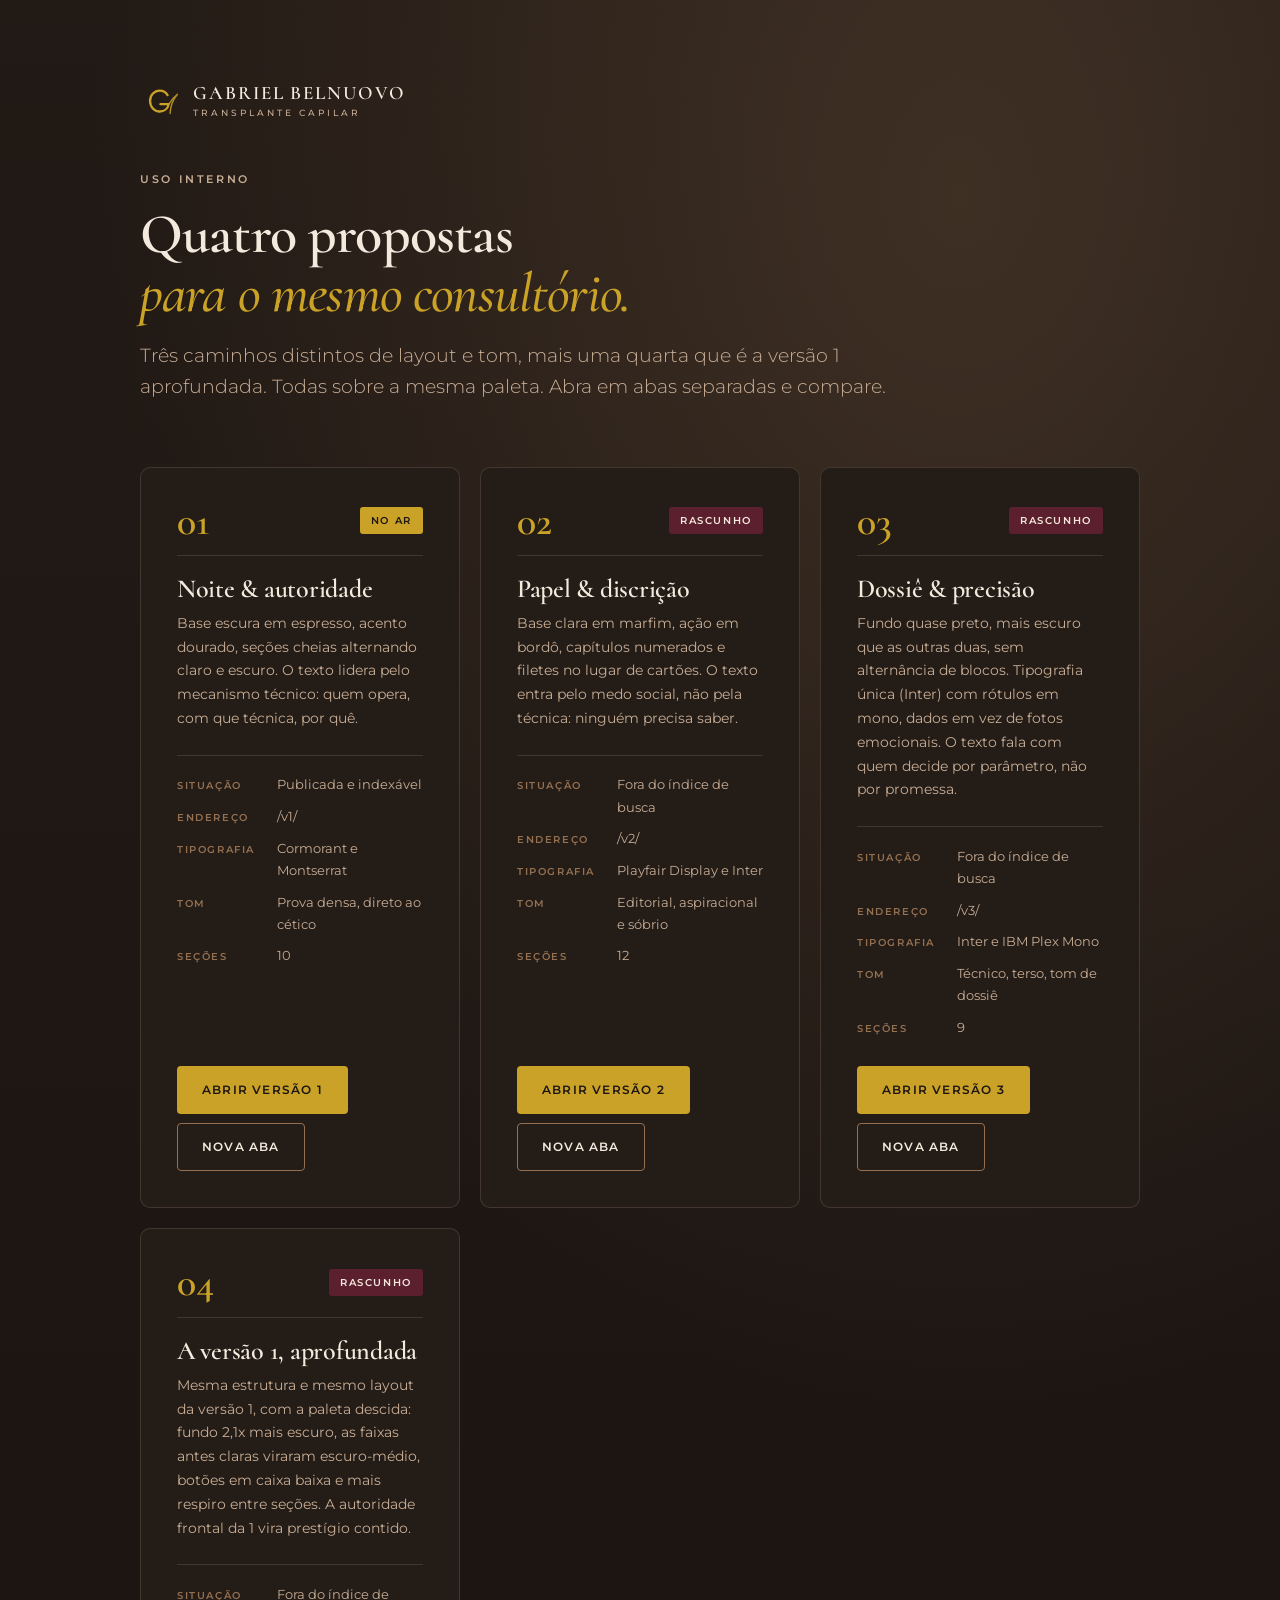
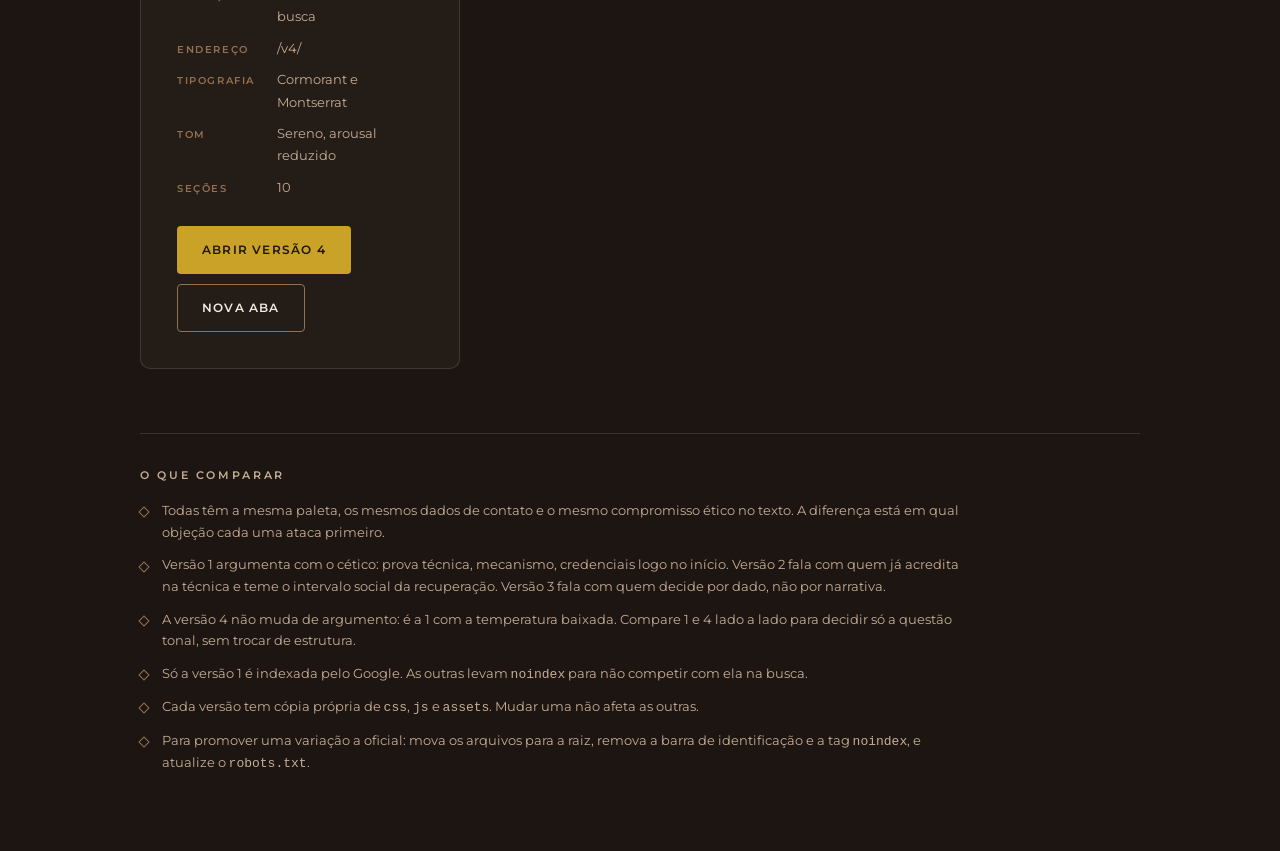
<file: index.html>
<!DOCTYPE html>
<html lang="pt-BR">
<head>
<meta charset="utf-8">
<meta name="viewport" content="width=device-width, initial-scale=1">
<title>Versões do site — Dr. Gabriel Belnuovo</title>
<meta name="description" content="Índice interno das versões do site do Dr. Gabriel Belnuovo para comparação.">
<meta name="robots" content="noindex, nofollow">
<meta name="theme-color" content="#1C1512">

<link rel="preconnect" href="https://fonts.googleapis.com">
<link rel="preconnect" href="https://fonts.gstatic.com" crossorigin>
<link href="https://fonts.googleapis.com/css2?family=Cormorant:ital,wght@0,400;0,600;1,400&family=Montserrat:wght@300;400;500;600&display=swap" rel="stylesheet">
<link rel="icon" href="v1/assets/favicon.svg" type="image/svg+xml">

<style>
  :root {
    --espresso: #1C1512;
    --carvao: #2A211B;
    --surface: #241C17;
    --marfim: #F3E9DD;
    --taupe: #C7AD95;
    --ouro: #C9A227;
    --bronze: #947051;
    --bordo: #5C1F2E;
    --hairline: rgba(199, 173, 149, .18);
    --font-display: "Cormorant", Georgia, serif;
    --font-body: "Montserrat", system-ui, sans-serif;
    --ease: cubic-bezier(.22, .61, .36, 1);
  }

  * { box-sizing: border-box; }

  body {
    margin: 0;
    min-height: 100vh;
    padding: clamp(2.5rem, 8vw, 5rem) clamp(1.25rem, 5vw, 2.5rem);
    background:
      radial-gradient(110% 80% at 75% 8%, rgba(148, 112, 81, .26), transparent 62%),
      linear-gradient(180deg, #221A15, var(--espresso) 60%);
    color: var(--marfim);
    font-family: var(--font-body);
    font-size: 1rem;
    line-height: 1.7;
    -webkit-font-smoothing: antialiased;
  }

  a { color: inherit; text-decoration: none; }
  :focus-visible { outline: 2px solid var(--ouro); outline-offset: 3px; border-radius: 2px; }

  .wrap { max-width: 1000px; margin-inline: auto; }

  /* ---------------------------------------------------------- cabecalho */
  .brand { display: flex; align-items: center; gap: .7rem; margin-bottom: 3rem; }
  .brand svg { width: 42px; height: 42px; color: var(--ouro); flex: 0 0 auto; }
  .brand__name {
    display: block;
    font-family: var(--font-display);
    font-size: 1.1875rem;
    font-weight: 600;
    letter-spacing: .1em;
    text-transform: uppercase;
    line-height: 1.2;
  }
  .brand__sub {
    display: block;
    font-size: .5625rem;
    font-weight: 500;
    letter-spacing: .32em;
    text-transform: uppercase;
    color: var(--taupe);
  }

  .eyebrow {
    margin: 0 0 1rem;
    font-size: .6875rem;
    font-weight: 600;
    letter-spacing: .24em;
    text-transform: uppercase;
    color: var(--taupe);
  }

  h1 {
    margin: 0 0 1.1rem;
    font-family: var(--font-display);
    font-size: clamp(2.25rem, 5.5vw, 3.5rem);
    font-weight: 600;
    line-height: 1.06;
    letter-spacing: -.015em;
  }
  h1 em { font-style: italic; color: var(--ouro); font-weight: 500; }

  .lead {
    max-width: 60ch;
    margin: 0 0 clamp(2.5rem, 6vw, 4rem);
    font-size: clamp(1rem, .95rem + .3vw, 1.1875rem);
    font-weight: 300;
    line-height: 1.62;
    color: var(--taupe);
  }

  /* ------------------------------------------------------------- cartoes */
  .versions { display: grid; gap: 1.25rem; grid-template-columns: repeat(auto-fit, minmax(300px, 1fr)); }

  .version {
    display: flex;
    flex-direction: column;
    padding: clamp(1.5rem, 3.5vw, 2.25rem);
    background: var(--surface);
    border: 1px solid var(--hairline);
    border-radius: 10px;
    transition: border-color 240ms var(--ease), background-color 240ms var(--ease), transform 240ms var(--ease);
  }
  .version:hover { border-color: rgba(201, 162, 39, .45); background: var(--carvao); }

  .version__top {
    display: flex;
    align-items: center;
    gap: .75rem;
    margin-bottom: 1.1rem;
    padding-bottom: 1.1rem;
    border-bottom: 1px solid var(--hairline);
  }
  .version__num {
    font-family: var(--font-display);
    font-size: 2.5rem;
    font-weight: 600;
    line-height: .85;
    color: var(--ouro);
  }
  .tag {
    margin-left: auto;
    padding: .3rem .7rem;
    border-radius: 3px;
    font-size: .625rem;
    font-weight: 600;
    letter-spacing: .16em;
    text-transform: uppercase;
    white-space: nowrap;
  }
  .tag--live { background: var(--ouro); color: var(--espresso); }
  .tag--draft { background: var(--bordo); color: var(--marfim); }

  .version h2 {
    margin: 0 0 .5rem;
    font-family: var(--font-display);
    font-size: 1.625rem;
    font-weight: 600;
    line-height: 1.16;
    letter-spacing: -.01em;
  }
  .version p { margin: 0 0 1.5rem; font-size: .875rem; color: var(--taupe); }

  .version dl {
    margin: 0 0 1.75rem;
    padding-top: 1.1rem;
    border-top: 1px solid var(--hairline);
    display: grid;
    gap: .6rem;
    font-size: .8125rem;
  }
  .version dl > div { display: flex; gap: .75rem; align-items: baseline; }
  .version dt {
    flex: 0 0 auto;
    font-size: .625rem;
    font-weight: 600;
    letter-spacing: .16em;
    text-transform: uppercase;
    color: var(--bronze);
    min-width: 5.5rem;
  }
  .version dd { margin: 0; color: var(--taupe); }

  .version__actions { margin-top: auto; display: flex; flex-wrap: wrap; gap: .6rem; }

  .btn {
    display: inline-flex;
    align-items: center;
    justify-content: center;
    min-height: 48px;
    padding: .8rem 1.5rem;
    border: 1px solid transparent;
    border-radius: 4px;
    font-size: .75rem;
    font-weight: 600;
    letter-spacing: .1em;
    text-transform: uppercase;
    cursor: pointer;
    transition: background-color 240ms var(--ease), color 240ms var(--ease), border-color 240ms var(--ease);
  }
  .btn--primary { background: var(--ouro); color: var(--espresso); }
  .btn--primary:hover { background: #DDB63A; }
  .btn--outline { border-color: var(--bronze); color: var(--marfim); }
  .btn--outline:hover { background: var(--bronze); color: var(--espresso); }

  /* --------------------------------------------------------------- notas */
  .notes {
    margin-top: clamp(2.5rem, 6vw, 4rem);
    padding-top: 2rem;
    border-top: 1px solid var(--hairline);
  }
  .notes h3 {
    margin: 0 0 1rem;
    font-size: .6875rem;
    font-weight: 600;
    letter-spacing: .24em;
    text-transform: uppercase;
    color: var(--taupe);
  }
  .notes ul { margin: 0; padding: 0; list-style: none; display: grid; gap: .7rem; max-width: 76ch; }
  .notes li {
    position: relative;
    padding-left: 1.35rem;
    font-size: .8125rem;
    line-height: 1.65;
    color: var(--taupe);
  }
  .notes li::before {
    content: "";
    position: absolute;
    left: 0;
    top: .62em;
    width: 6px;
    height: 6px;
    transform: rotate(45deg);
    border: 1px solid var(--bronze);
  }

  @media (prefers-reduced-motion: reduce) {
    *, *::before, *::after { transition-duration: .01ms !important; }
  }
</style>
</head>
<body>
<div class="wrap">

  <div class="brand">
    <svg viewBox="0 0 48 48" aria-hidden="true" focusable="false">
      <path d="M31.5 17.2c-1.9-3.2-5.2-5.1-9-5.1-6.1 0-11 5.2-11 11.9S16.4 36 22.5 36c5.3 0 9.4-3.4 10.3-8.4h-9.5" fill="none" stroke="currentColor" stroke-width="2.6" stroke-linecap="round"/>
      <path d="M33 27.6c2.6-4.6 5.9-8.4 10-11.6-5.6 6.6-8.4 13.9-8.6 22.4" fill="none" stroke="currentColor" stroke-width="1.6" stroke-linecap="round" opacity=".85"/>
    </svg>
    <span>
      <span class="brand__name">Gabriel Belnuovo</span>
      <span class="brand__sub">Transplante Capilar</span>
    </span>
  </div>

  <p class="eyebrow">Uso interno</p>
  <h1>Quatro propostas<br><em>para o mesmo consultório.</em></h1>
  <p class="lead">Três caminhos distintos de layout e tom, mais uma quarta que é a versão 1 aprofundada. Todas sobre a mesma paleta. Abra em abas separadas e compare.</p>

  <div class="versions">

    <article class="version">
      <div class="version__top">
        <span class="version__num">01</span>
        <span class="tag tag--live">No ar</span>
      </div>
      <h2>Noite &amp; autoridade</h2>
      <p>Base escura em espresso, acento dourado, seções cheias alternando claro e escuro. O texto lidera pelo mecanismo técnico: quem opera, com que técnica, por quê.</p>
      <dl>
        <div><dt>Situação</dt><dd>Publicada e indexável</dd></div>
        <div><dt>Endereço</dt><dd>/v1/</dd></div>
        <div><dt>Tipografia</dt><dd>Cormorant e Montserrat</dd></div>
        <div><dt>Tom</dt><dd>Prova densa, direto ao cético</dd></div>
        <div><dt>Seções</dt><dd>10</dd></div>
      </dl>
      <div class="version__actions">
        <a class="btn btn--primary" href="v1/index.html">Abrir versão 1</a>
        <a class="btn btn--outline" href="v1/index.html" target="_blank" rel="noopener">Nova aba</a>
      </div>
    </article>

    <article class="version">
      <div class="version__top">
        <span class="version__num">02</span>
        <span class="tag tag--draft">Rascunho</span>
      </div>
      <h2>Papel &amp; discrição</h2>
      <p>Base clara em marfim, ação em bordô, capítulos numerados e filetes no lugar de cartões. O texto entra pelo medo social, não pela técnica: ninguém precisa saber.</p>
      <dl>
        <div><dt>Situação</dt><dd>Fora do índice de busca</dd></div>
        <div><dt>Endereço</dt><dd>/v2/</dd></div>
        <div><dt>Tipografia</dt><dd>Playfair Display e Inter</dd></div>
        <div><dt>Tom</dt><dd>Editorial, aspiracional e sóbrio</dd></div>
        <div><dt>Seções</dt><dd>12</dd></div>
      </dl>
      <div class="version__actions">
        <a class="btn btn--primary" href="v2/index.html">Abrir versão 2</a>
        <a class="btn btn--outline" href="v2/index.html" target="_blank" rel="noopener">Nova aba</a>
      </div>
    </article>

    <article class="version">
      <div class="version__top">
        <span class="version__num">03</span>
        <span class="tag tag--draft">Rascunho</span>
      </div>
      <h2>Dossiê &amp; precisão</h2>
      <p>Fundo quase preto, mais escuro que as outras duas, sem alternância de blocos. Tipografia única (Inter) com rótulos em mono, dados em vez de fotos emocionais. O texto fala com quem decide por parâmetro, não por promessa.</p>
      <dl>
        <div><dt>Situação</dt><dd>Fora do índice de busca</dd></div>
        <div><dt>Endereço</dt><dd>/v3/</dd></div>
        <div><dt>Tipografia</dt><dd>Inter e IBM Plex Mono</dd></div>
        <div><dt>Tom</dt><dd>Técnico, terso, tom de dossiê</dd></div>
        <div><dt>Seções</dt><dd>9</dd></div>
      </dl>
      <div class="version__actions">
        <a class="btn btn--primary" href="v3/index.html">Abrir versão 3</a>
        <a class="btn btn--outline" href="v3/index.html" target="_blank" rel="noopener">Nova aba</a>
      </div>
    </article>

    <article class="version">
      <div class="version__top">
        <span class="version__num">04</span>
        <span class="tag tag--draft">Rascunho</span>
      </div>
      <h2>A versão 1, aprofundada</h2>
      <p>Mesma estrutura e mesmo layout da versão 1, com a paleta descida: fundo 2,1x mais escuro, as faixas antes claras viraram escuro-médio, botões em caixa baixa e mais respiro entre seções. A autoridade frontal da 1 vira prestígio contido.</p>
      <dl>
        <div><dt>Situação</dt><dd>Fora do índice de busca</dd></div>
        <div><dt>Endereço</dt><dd>/v4/</dd></div>
        <div><dt>Tipografia</dt><dd>Cormorant e Montserrat</dd></div>
        <div><dt>Tom</dt><dd>Sereno, arousal reduzido</dd></div>
        <div><dt>Seções</dt><dd>10</dd></div>
      </dl>
      <div class="version__actions">
        <a class="btn btn--primary" href="v4/index.html">Abrir versão 4</a>
        <a class="btn btn--outline" href="v4/index.html" target="_blank" rel="noopener">Nova aba</a>
      </div>
    </article>

  </div>

  <div class="notes">
    <h3>O que comparar</h3>
    <ul>
      <li>Todas têm a mesma paleta, os mesmos dados de contato e o mesmo compromisso ético no texto. A diferença está em qual objeção cada uma ataca primeiro.</li>
      <li>Versão 1 argumenta com o cético: prova técnica, mecanismo, credenciais logo no início. Versão 2 fala com quem já acredita na técnica e teme o intervalo social da recuperação. Versão 3 fala com quem decide por dado, não por narrativa.</li>
      <li>A versão 4 não muda de argumento: é a 1 com a temperatura baixada. Compare 1 e 4 lado a lado para decidir só a questão tonal, sem trocar de estrutura.</li>
      <li>Só a versão 1 é indexada pelo Google. As outras levam <code>noindex</code> para não competir com ela na busca.</li>
      <li>Cada versão tem cópia própria de <code>css</code>, <code>js</code> e <code>assets</code>. Mudar uma não afeta as outras.</li>
      <li>Para promover uma variação a oficial: mova os arquivos para a raiz, remova a barra de identificação e a tag <code>noindex</code>, e atualize o <code>robots.txt</code>.</li>
    </ul>
  </div>

</div>
</body>
</html>
</file>
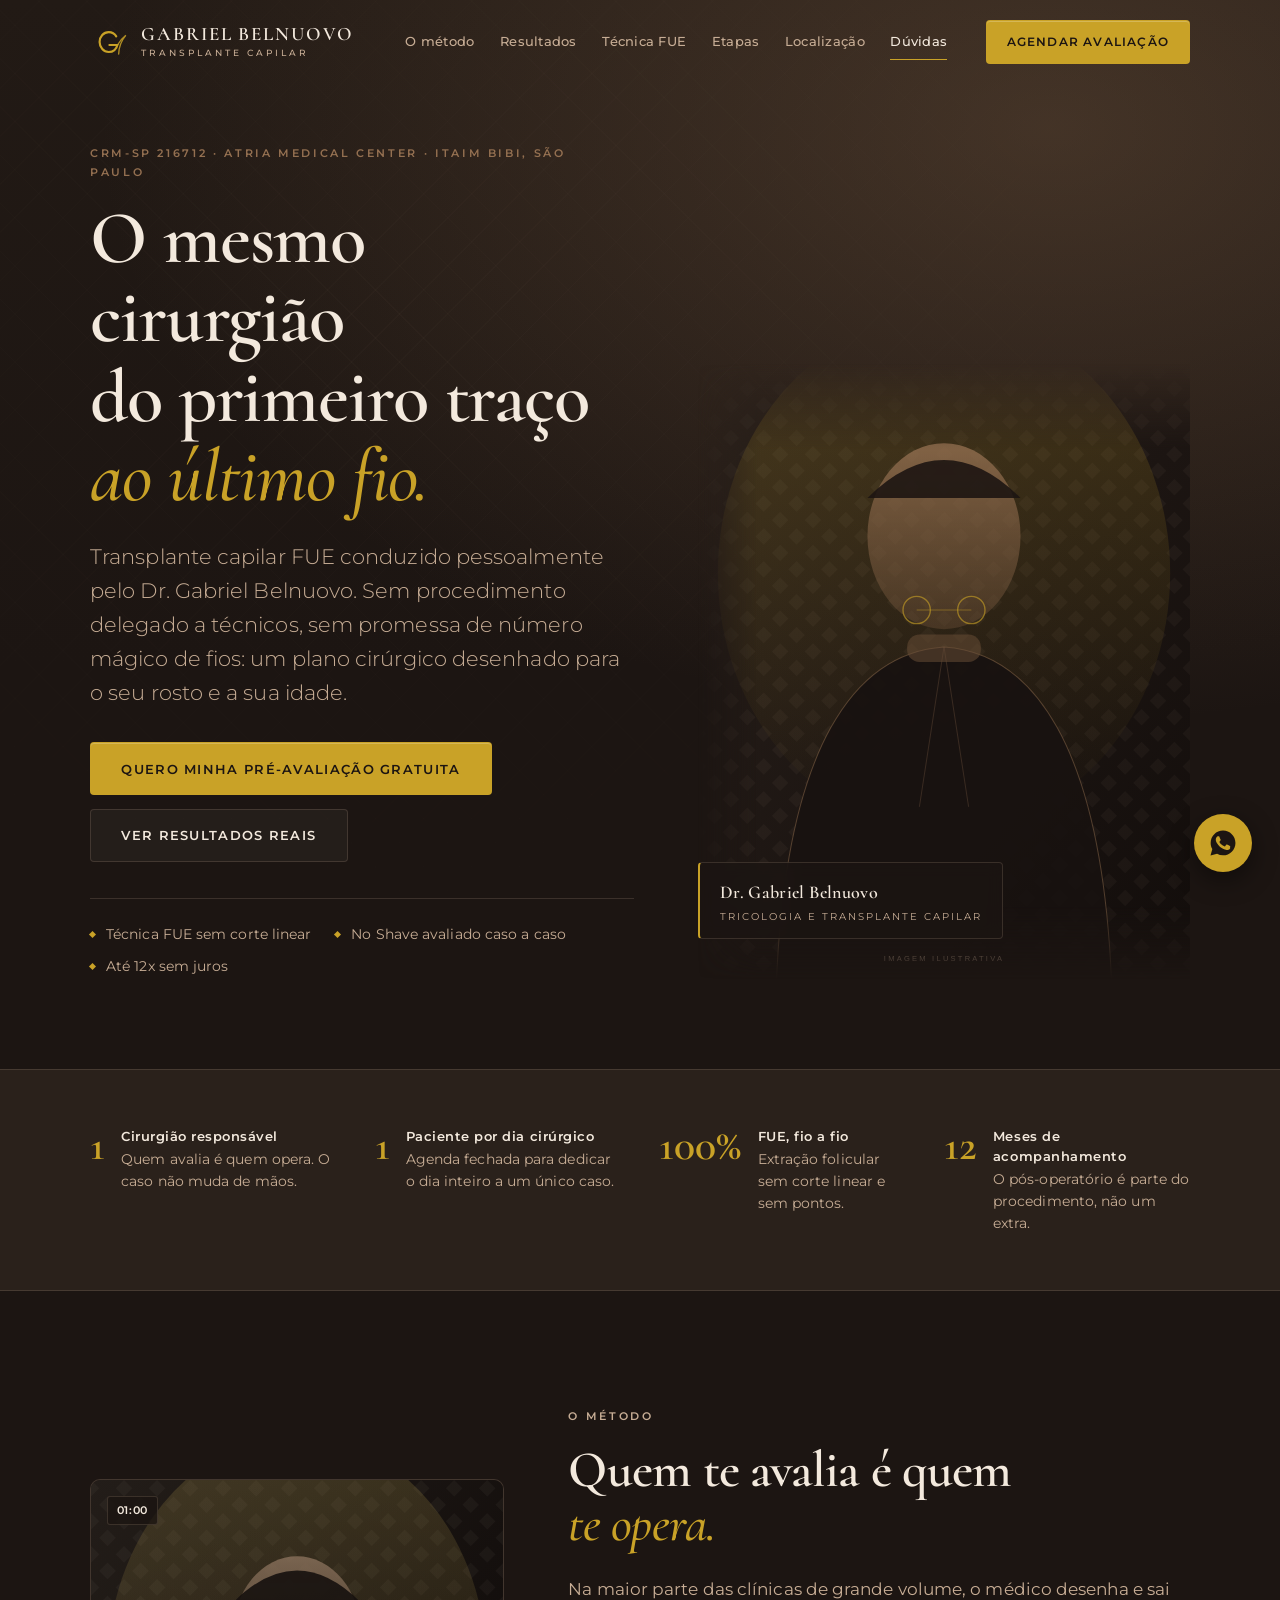
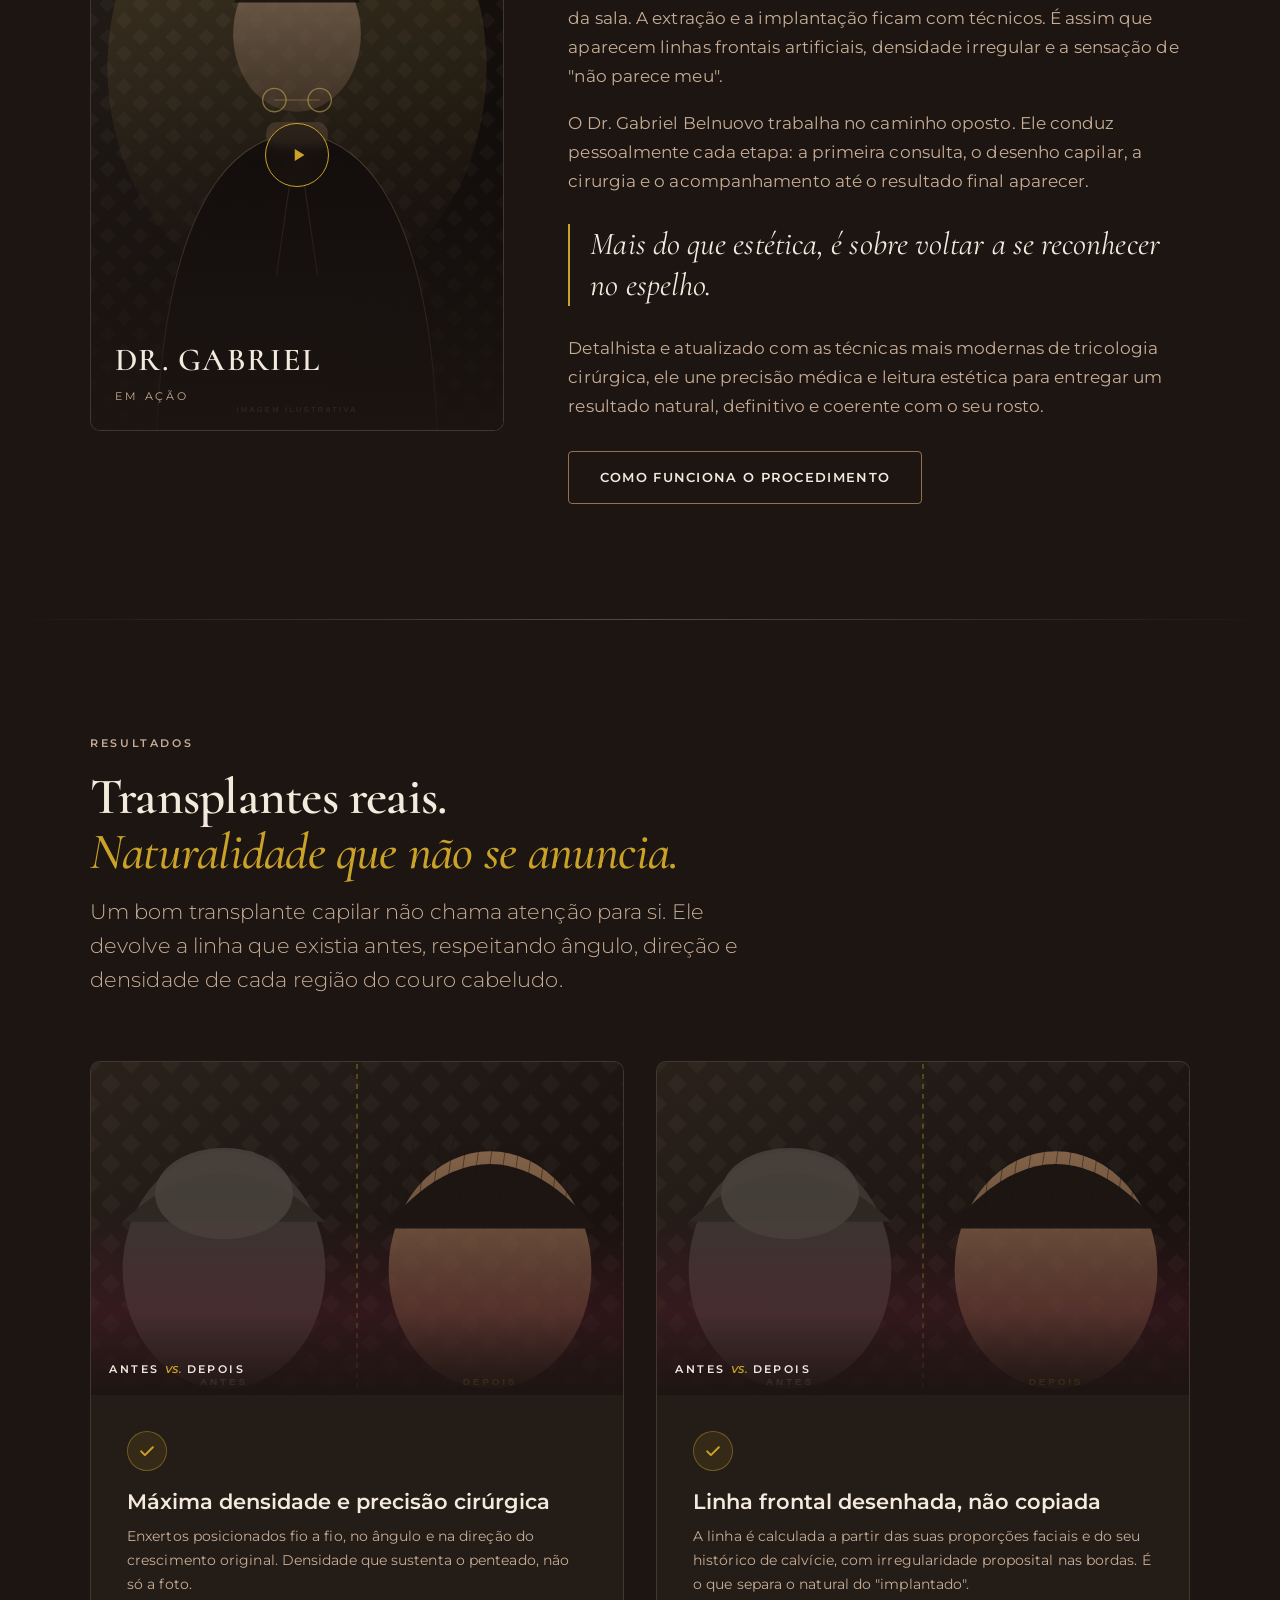
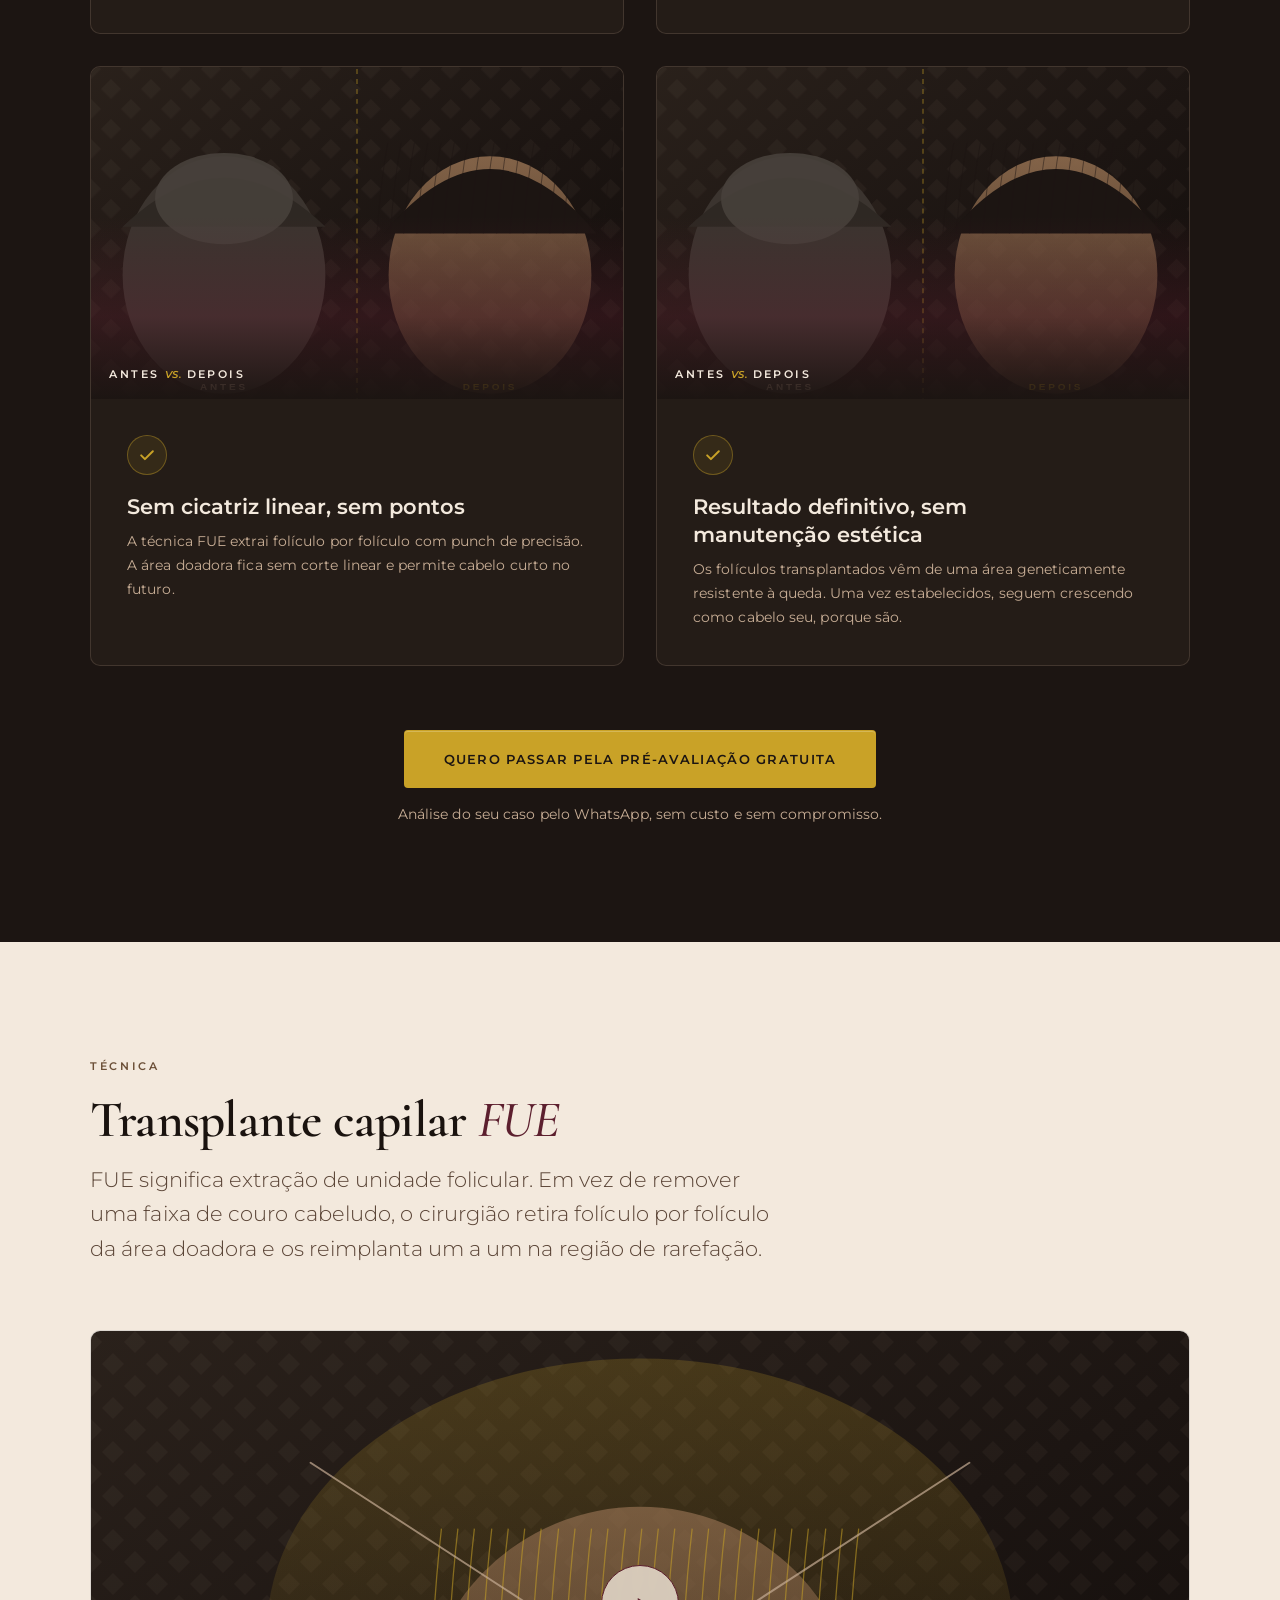
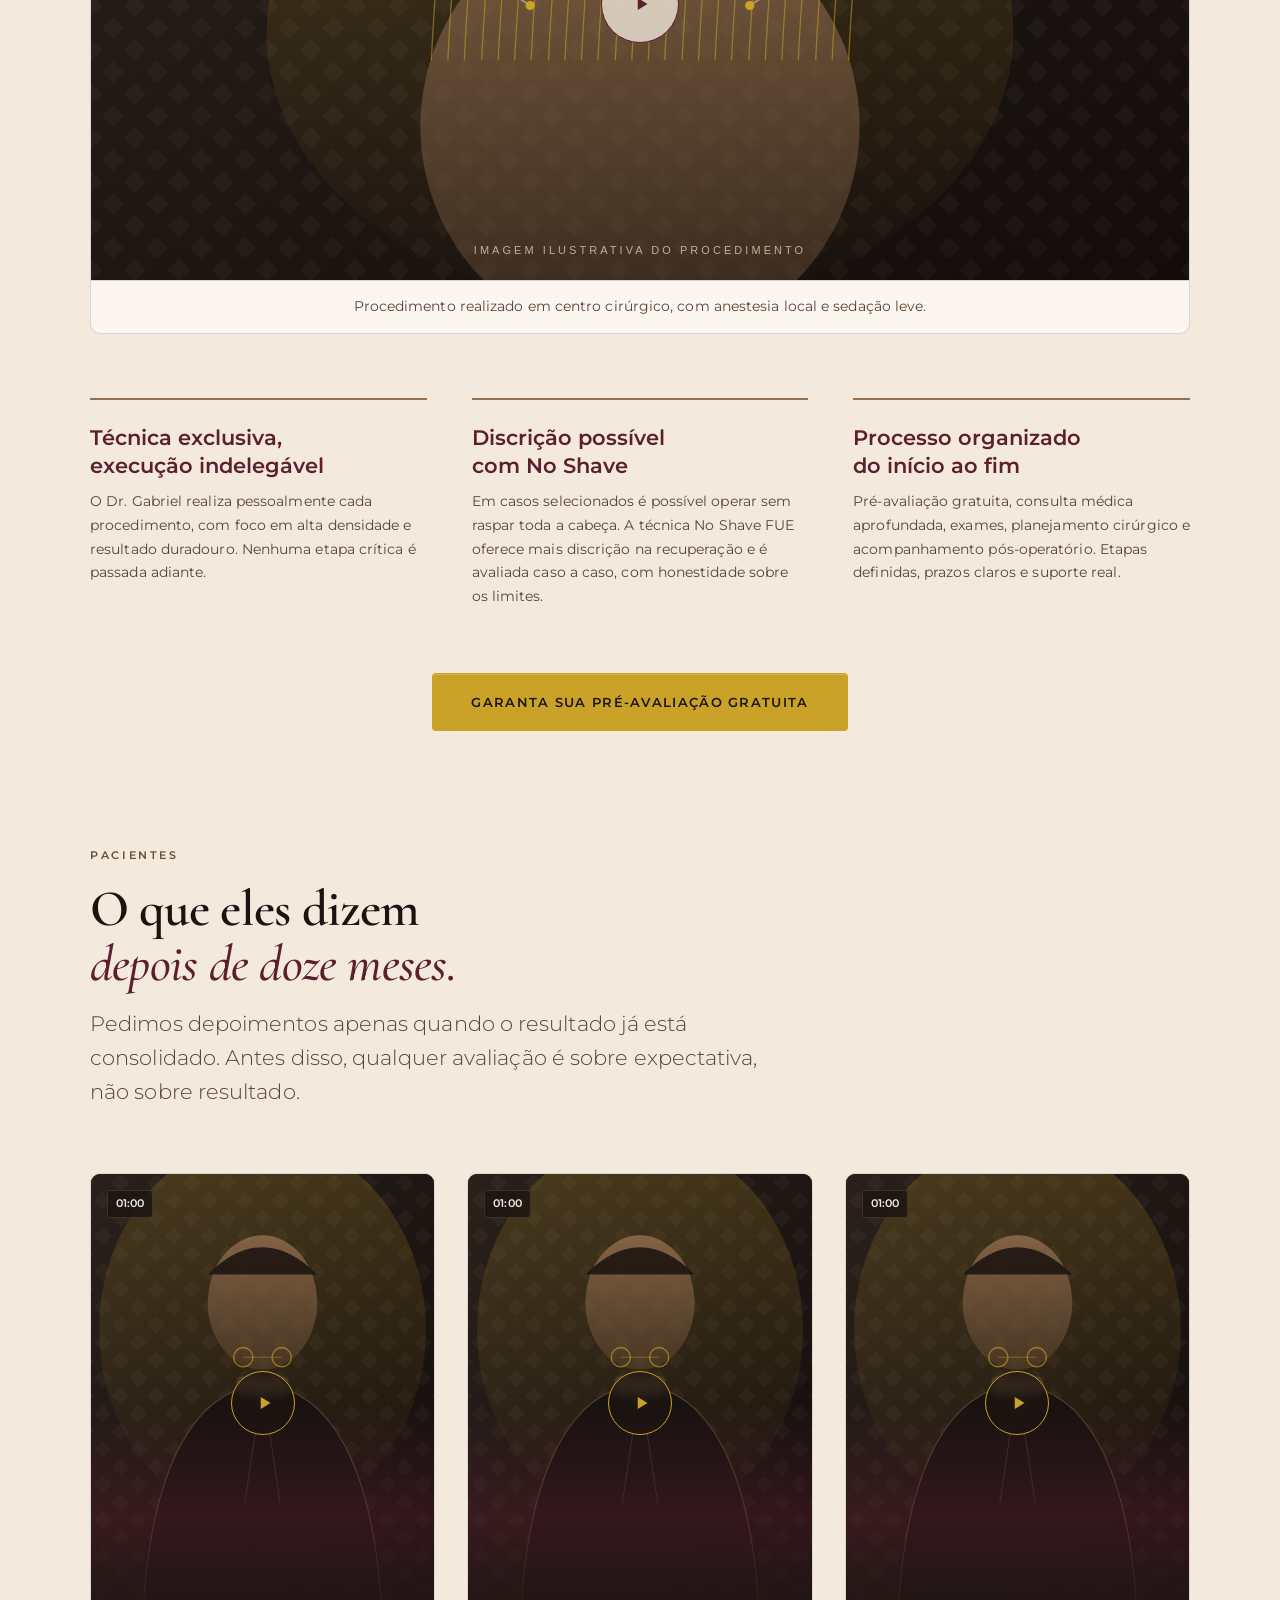
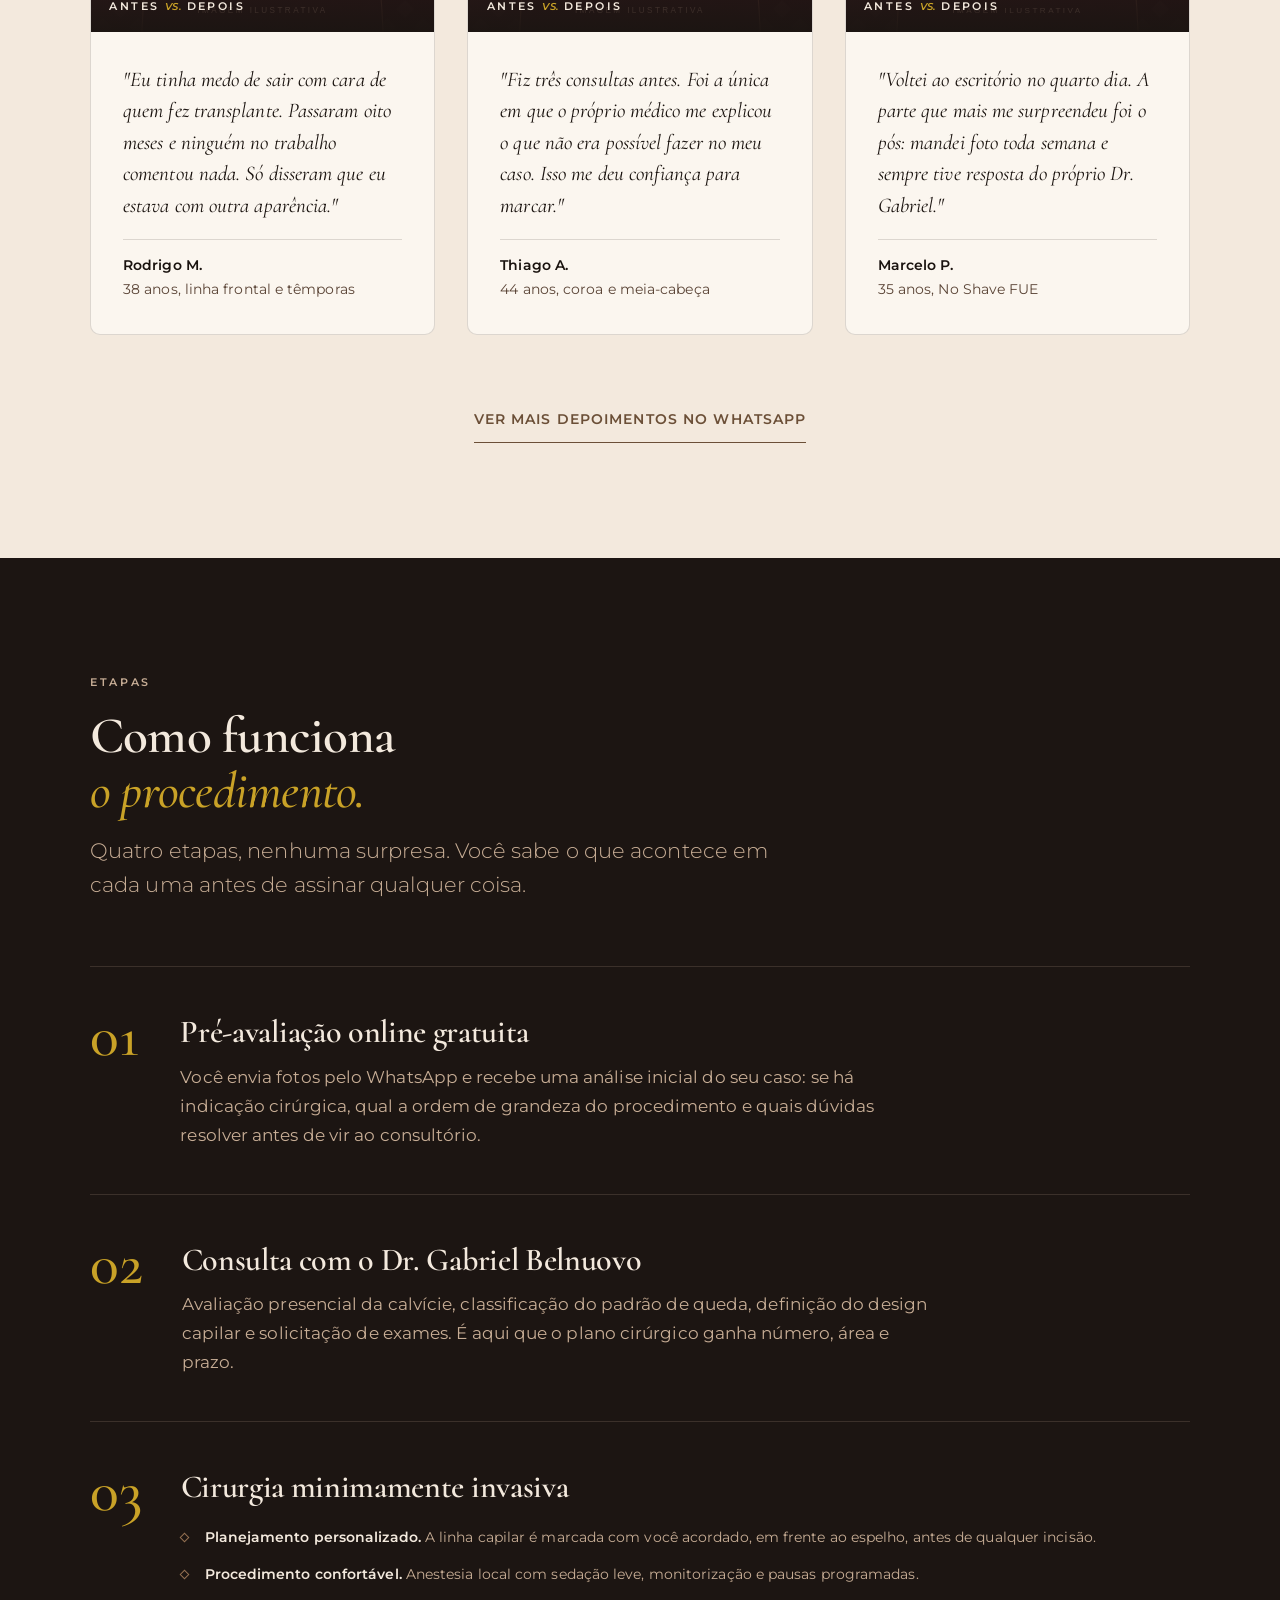
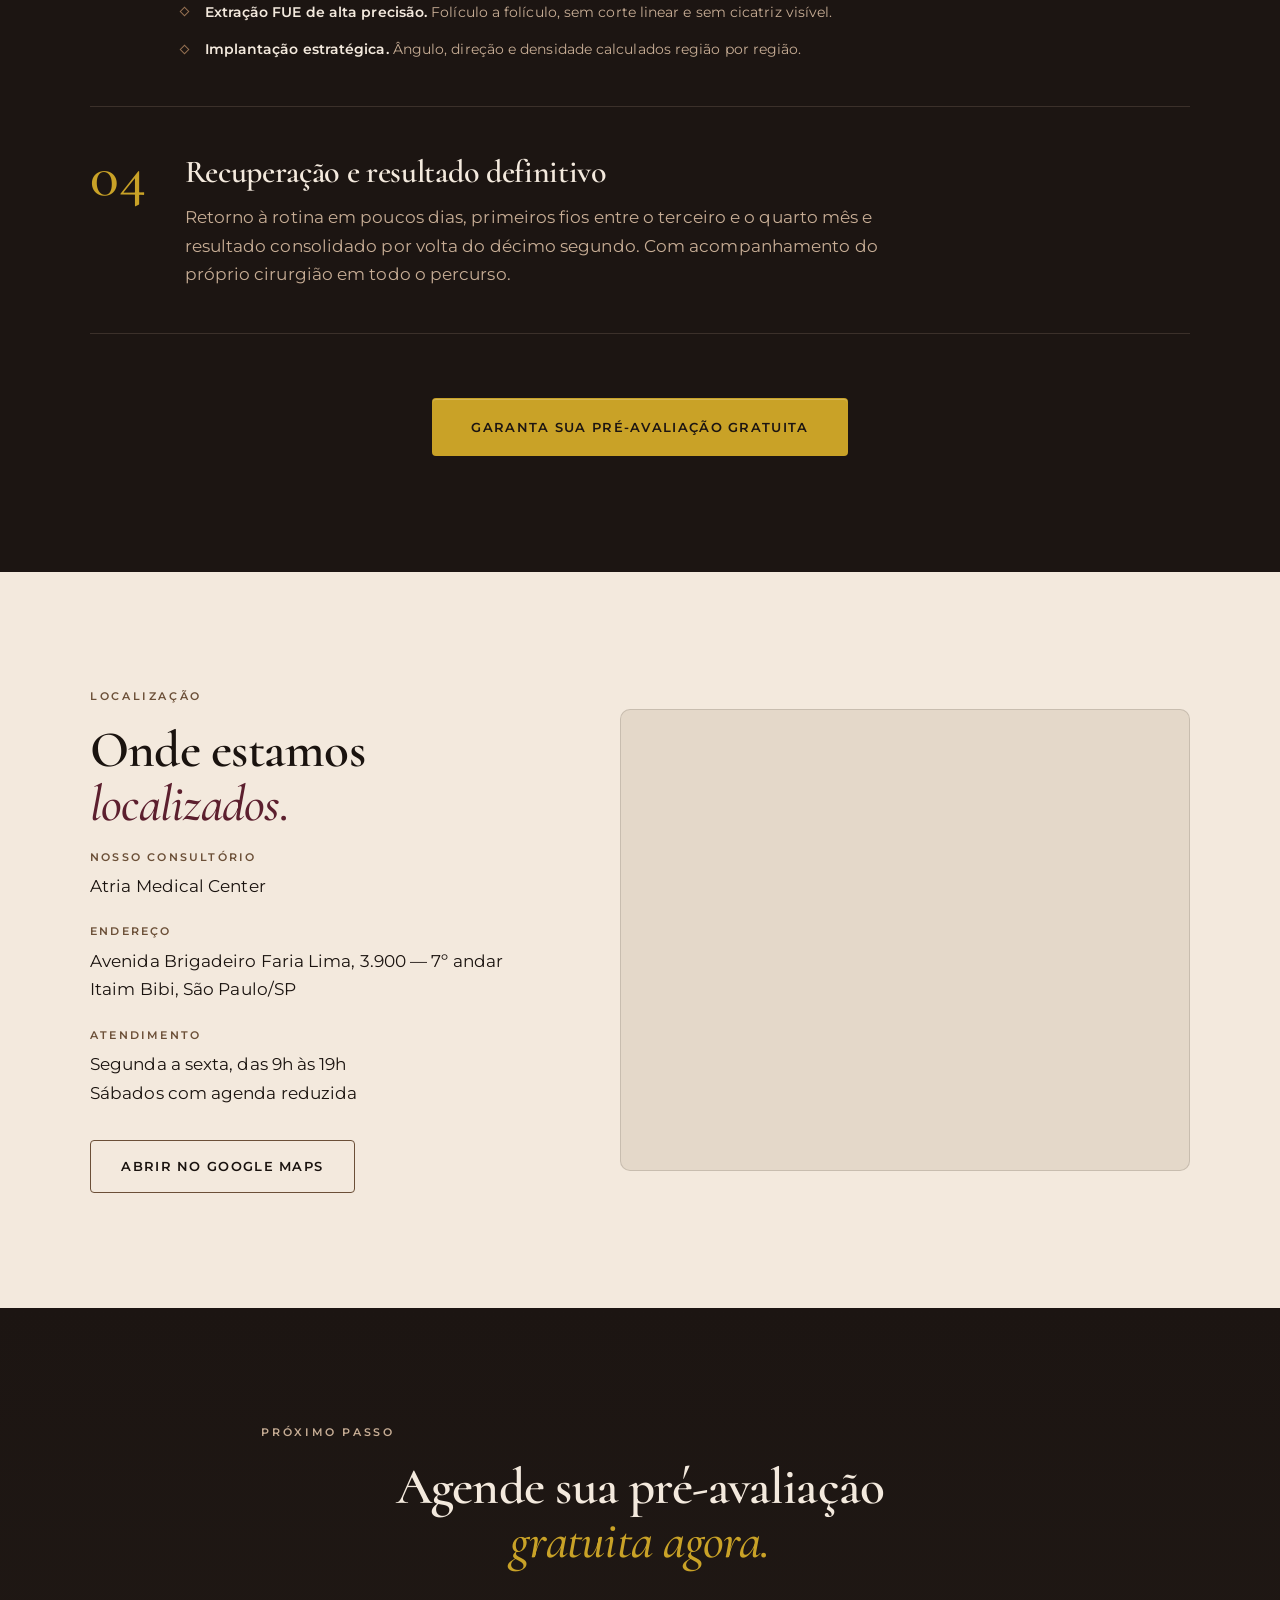
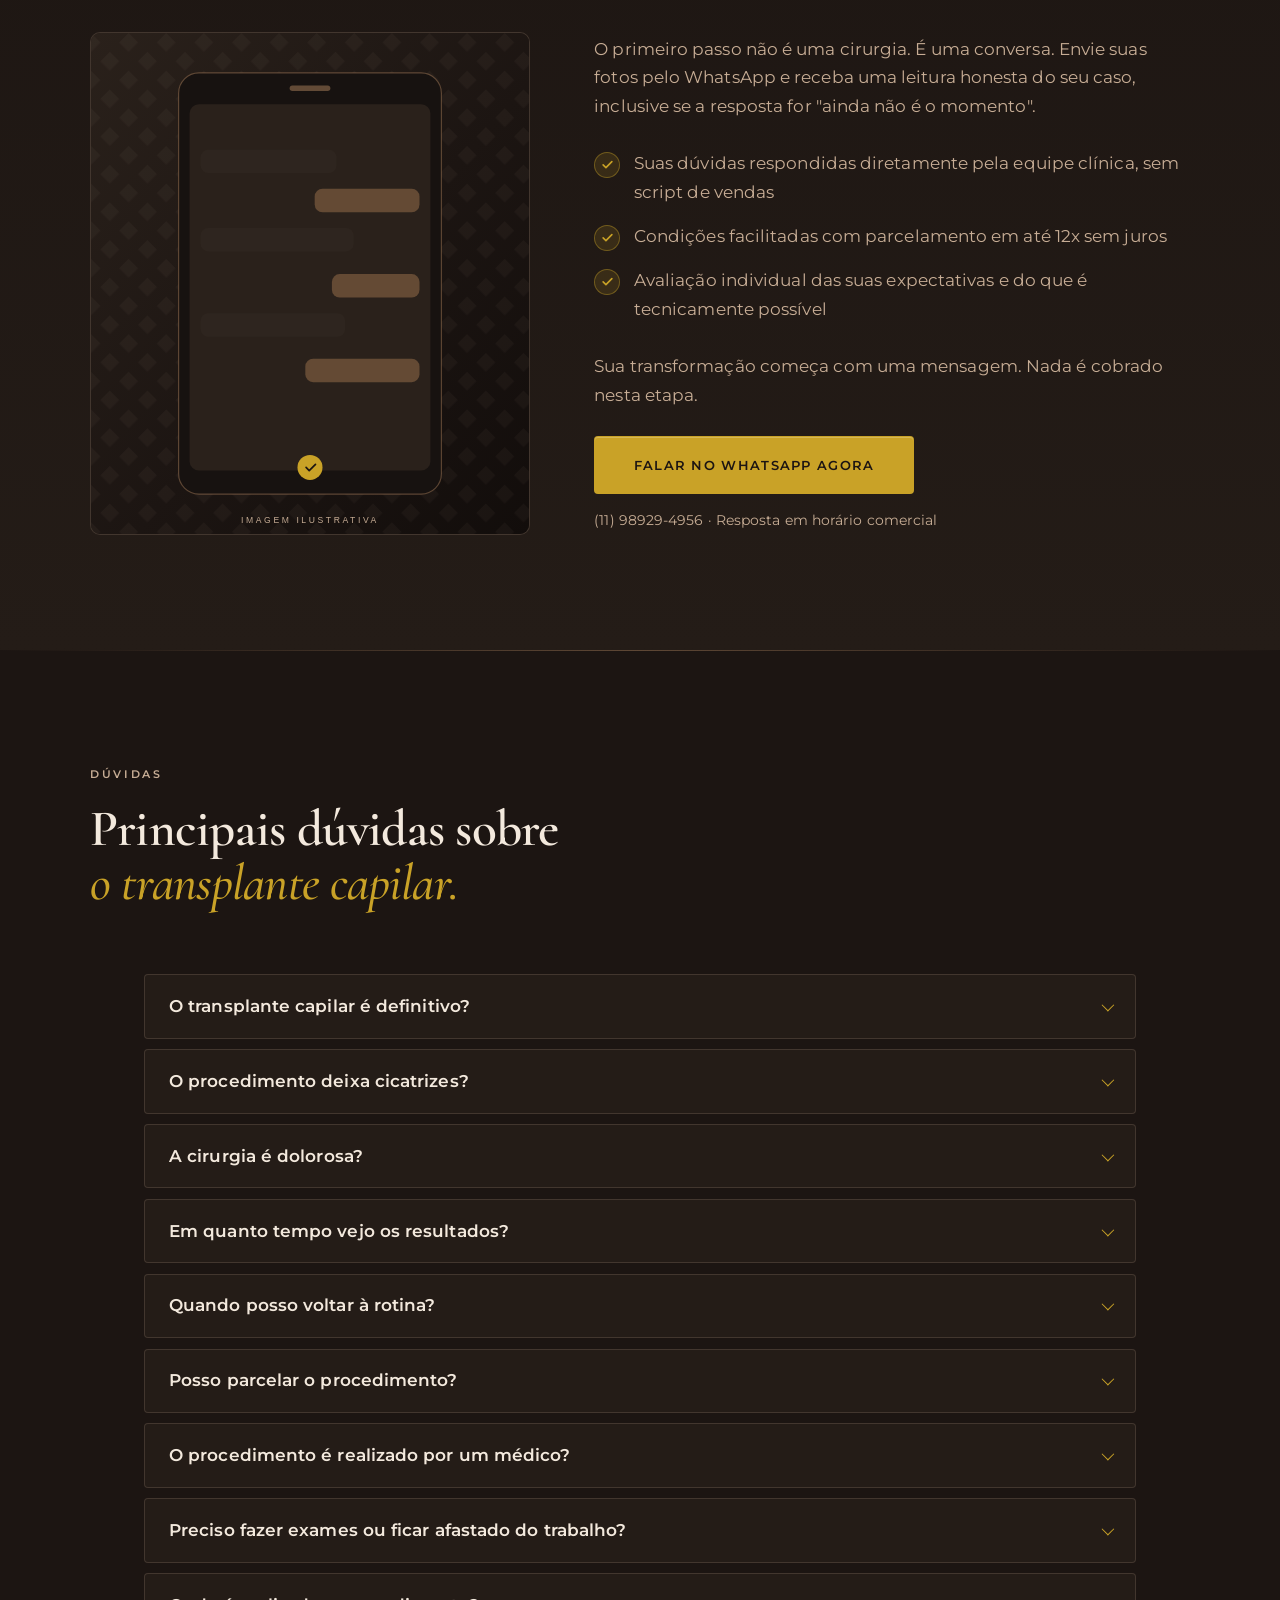
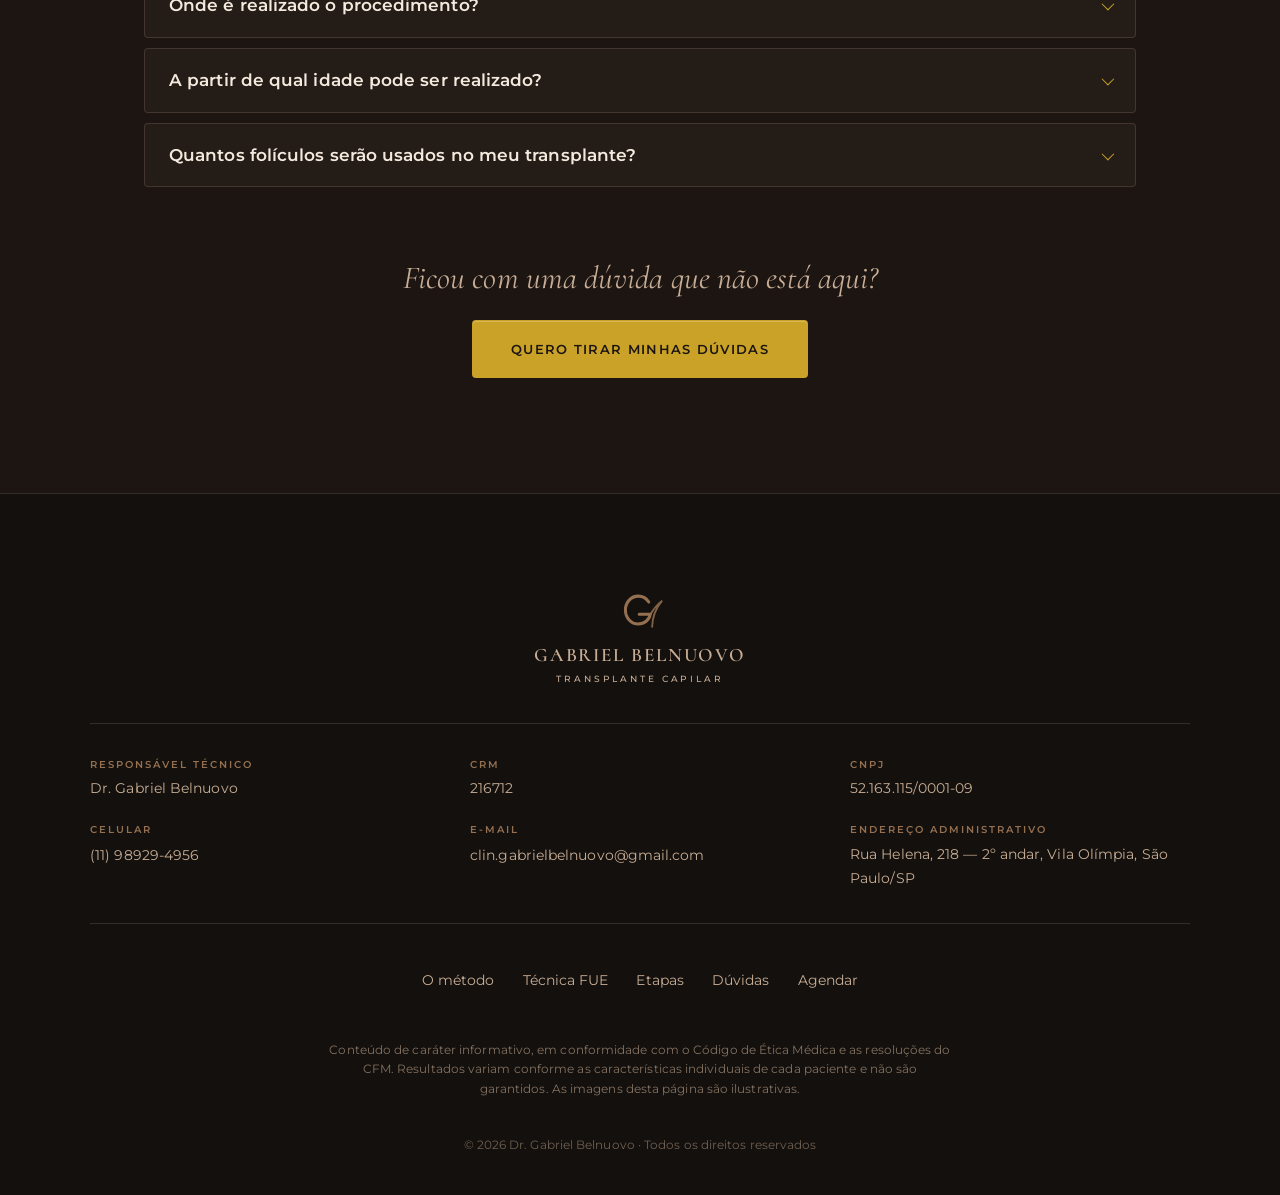
<file: v1/index.html>
<!DOCTYPE html>
<html lang="pt-BR">
<head>
<meta charset="utf-8">
<meta name="viewport" content="width=device-width, initial-scale=1">
<title>Dr. Gabriel Belnuovo | Transplante Capilar FUE em São Paulo</title>
<meta name="description" content="Transplante capilar FUE conduzido pessoalmente pelo Dr. Gabriel Belnuovo, CRM-SP 216712. Um cirurgião do desenho da linha frontal ao último fio. Pré-avaliação gratuita no Itaim Bibi, São Paulo.">
<meta name="author" content="Dr. Gabriel Belnuovo">
<meta name="theme-color" content="#1C1512">
<link rel="canonical" href="https://drgabrielbelnuovo.com.br/">

<meta property="og:type" content="website">
<meta property="og:locale" content="pt_BR">
<meta property="og:title" content="Dr. Gabriel Belnuovo | Transplante Capilar FUE de alto padrão">
<meta property="og:description" content="Um cirurgião, do primeiro traço ao último fio. Técnica FUE, resultados naturais e acompanhamento real. Pré-avaliação gratuita.">
<meta property="og:url" content="https://drgabrielbelnuovo.com.br/">

<link rel="preconnect" href="https://fonts.googleapis.com">
<link rel="preconnect" href="https://fonts.gstatic.com" crossorigin>
<link href="https://fonts.googleapis.com/css2?family=Cormorant:ital,wght@0,400;0,500;0,600;0,700;1,400&family=Montserrat:wght@300;400;500;600;700&display=swap" rel="stylesheet">
<link rel="stylesheet" href="css/style.css">
<link rel="icon" href="assets/favicon.svg" type="image/svg+xml">

<script>
  if ('IntersectionObserver' in window && !window.matchMedia('(prefers-reduced-motion: reduce)').matches) {
    document.documentElement.className += ' js-reveal';
  }
</script>
</head>
<body>

<a class="skip-link" href="#conteudo">Ir para o conteúdo</a>

<header class="header" id="header">
  <div class="shell header__inner">
    <a class="brand" href="#top" aria-label="Dr. Gabriel Belnuovo, transplante capilar, ir para o início">
      <span class="brand__mark" aria-hidden="true">
        <svg viewBox="0 0 48 48" role="presentation" focusable="false">
          <path d="M31.5 17.2c-1.9-3.2-5.2-5.1-9-5.1-6.1 0-11 5.2-11 11.9S16.4 36 22.5 36c5.3 0 9.4-3.4 10.3-8.4h-9.5" fill="none" stroke="currentColor" stroke-width="2.6" stroke-linecap="round"/>
          <path d="M33 27.6c2.6-4.6 5.9-8.4 10-11.6-5.6 6.6-8.4 13.9-8.6 22.4" fill="none" stroke="currentColor" stroke-width="1.6" stroke-linecap="round" opacity=".85"/>
        </svg>
      </span>
      <span class="brand__text">
        <span class="brand__name">Gabriel Belnuovo</span>
        <span class="brand__sub">Transplante Capilar</span>
      </span>
    </a>

    <nav class="nav" id="nav" aria-label="Navegação principal">
      <ul class="nav__list">
        <li><a href="#metodo">O método</a></li>
        <li><a href="#resultados">Resultados</a></li>
        <li><a href="#fue">Técnica FUE</a></li>
        <li><a href="#etapas">Etapas</a></li>
        <li><a href="#local">Localização</a></li>
        <li><a href="#faq">Dúvidas</a></li>
      </ul>
    </nav>

    <a class="btn btn--primary btn--sm header__cta" href="#agendar">Agendar avaliação</a>

    <button class="burger" id="burger" type="button" aria-label="Abrir menu" aria-expanded="false" aria-controls="nav">
      <span aria-hidden="true"></span><span aria-hidden="true"></span><span aria-hidden="true"></span>
    </button>
  </div>
</header>

<main id="conteudo">

  <!-- HERO -->
  <section class="hero" id="top">
    <div class="hero__texture" aria-hidden="true"></div>
    <div class="shell hero__grid">
      <div class="hero__copy">
        <p class="eyebrow reveal">CRM-SP 216712 &middot; Atria Medical Center &middot; Itaim Bibi, São Paulo</p>
        <h1 class="hero__title reveal">O mesmo cirurgião<br>do primeiro traço<br><em>ao último fio.</em></h1>
        <p class="hero__lead reveal">Transplante capilar FUE conduzido pessoalmente pelo Dr. Gabriel Belnuovo. Sem procedimento delegado a técnicos, sem promessa de número mágico de fios: um plano cirúrgico desenhado para o seu rosto e a sua idade.</p>
        <div class="hero__actions reveal">
          <a class="btn btn--primary" href="#agendar">Quero minha pré-avaliação gratuita</a>
          <a class="btn btn--ghost" href="#resultados">Ver resultados reais</a>
        </div>
        <ul class="hero__trust reveal" role="list">
          <li>Técnica FUE sem corte linear</li>
          <li>No Shave avaliado caso a caso</li>
          <li>Até 12x sem juros</li>
        </ul>
      </div>

      <figure class="hero__figure reveal">
        <img src="assets/dr-gabriel.svg" alt="Dr. Gabriel Belnuovo, médico especialista em transplante capilar, de jaleco cirúrgico com lupas de aumento" width="720" height="900" decoding="async">
        <figcaption class="hero__badge">
          <strong>Dr. Gabriel Belnuovo</strong>
          <span>Tricologia e transplante capilar</span>
        </figcaption>
      </figure>
    </div>
  </section>

  <!-- PROVA / NUMEROS -->
  <section class="proof" aria-label="Credenciais e diferenciais">
    <div class="shell proof__grid">
      <div class="proof__item reveal">
        <span class="proof__num">1</span>
        <p><strong>Cirurgião responsável</strong>Quem avalia é quem opera. O caso não muda de mãos.</p>
      </div>
      <div class="proof__item reveal">
        <span class="proof__num">1</span>
        <p><strong>Paciente por dia cirúrgico</strong>Agenda fechada para dedicar o dia inteiro a um único caso.</p>
      </div>
      <div class="proof__item reveal">
        <span class="proof__num">100%</span>
        <p><strong>FUE, fio a fio</strong>Extração folicular sem corte linear e sem pontos.</p>
      </div>
      <div class="proof__item reveal">
        <span class="proof__num">12</span>
        <p><strong>Meses de acompanhamento</strong>O pós-operatório é parte do procedimento, não um extra.</p>
      </div>
    </div>
  </section>

  <!-- METODO / SOBRE -->
  <section class="section section--dark" id="metodo">
    <div class="shell about">
      <figure class="about__media reveal">
        <img src="assets/em-acao.svg" alt="Mãos do Dr. Gabriel Belnuovo durante a implantação folicular em centro cirúrgico" width="600" height="800" loading="lazy" decoding="async">
        <span class="media__tag">01:00</span>
        <figcaption class="media__caption">
          <strong>Dr. Gabriel</strong>
          <span>em ação</span>
        </figcaption>
        <button class="media__play" type="button" aria-label="Assistir vídeo: Dr. Gabriel em ação">
          <svg viewBox="0 0 24 24" aria-hidden="true" focusable="false"><path d="M9 6.5v11l9-5.5-9-5.5Z" fill="currentColor"/></svg>
        </button>
      </figure>

      <div class="about__copy">
        <p class="eyebrow reveal">O método</p>
        <h2 class="reveal">Quem te avalia é quem<br><em>te opera.</em></h2>
        <p class="reveal">Na maior parte das clínicas de grande volume, o médico desenha e sai da sala. A extração e a implantação ficam com técnicos. É assim que aparecem linhas frontais artificiais, densidade irregular e a sensação de "não parece meu".</p>
        <p class="reveal">O Dr. Gabriel Belnuovo trabalha no caminho oposto. Ele conduz pessoalmente cada etapa: a primeira consulta, o desenho capilar, a cirurgia e o acompanhamento até o resultado final aparecer.</p>
        <p class="statement reveal">Mais do que estética, é sobre voltar a se reconhecer no espelho.</p>
        <p class="reveal">Detalhista e atualizado com as técnicas mais modernas de tricologia cirúrgica, ele une precisão médica e leitura estética para entregar um resultado natural, definitivo e coerente com o seu rosto.</p>
        <a class="btn btn--outline reveal" href="#etapas">Como funciona o procedimento</a>
      </div>
    </div>
  </section>

  <!-- RESULTADOS -->
  <section class="section section--dark section--edge" id="resultados">
    <div class="shell">
      <header class="section__head">
        <p class="eyebrow reveal">Resultados</p>
        <h2 class="reveal">Transplantes reais.<br><em>Naturalidade que não se anuncia.</em></h2>
        <p class="section__lead reveal">Um bom transplante capilar não chama atenção para si. Ele devolve a linha que existia antes, respeitando ângulo, direção e densidade de cada região do couro cabeludo.</p>
      </header>

      <div class="cases">
        <article class="case reveal">
          <div class="case__media">
            <img src="assets/caso-01.svg" alt="Comparação antes e depois: densidade da coroa recuperada após transplante capilar FUE" width="640" height="420" loading="lazy" decoding="async">
            <span class="case__label">Antes <i>vs.</i> Depois</span>
          </div>
          <div class="case__body">
            <span class="case__icon" aria-hidden="true">
              <svg viewBox="0 0 24 24" focusable="false"><path d="m5 12.5 4.5 4.5L19 7.5" fill="none" stroke="currentColor" stroke-width="2.4" stroke-linecap="round" stroke-linejoin="round"/></svg>
            </span>
            <h3>Máxima densidade e precisão cirúrgica</h3>
            <p>Enxertos posicionados fio a fio, no ângulo e na direção do crescimento original. Densidade que sustenta o penteado, não só a foto.</p>
          </div>
        </article>

        <article class="case reveal">
          <div class="case__media">
            <img src="assets/caso-02.svg" alt="Comparação antes e depois: nova linha frontal desenhada de forma natural" width="640" height="420" loading="lazy" decoding="async">
            <span class="case__label">Antes <i>vs.</i> Depois</span>
          </div>
          <div class="case__body">
            <span class="case__icon" aria-hidden="true">
              <svg viewBox="0 0 24 24" focusable="false"><path d="m5 12.5 4.5 4.5L19 7.5" fill="none" stroke="currentColor" stroke-width="2.4" stroke-linecap="round" stroke-linejoin="round"/></svg>
            </span>
            <h3>Linha frontal desenhada, não copiada</h3>
            <p>A linha é calculada a partir das suas proporções faciais e do seu histórico de calvície, com irregularidade proposital nas bordas. É o que separa o natural do "implantado".</p>
          </div>
        </article>

        <article class="case reveal">
          <div class="case__media">
            <img src="assets/caso-03.svg" alt="Área doadora após extração FUE, sem cicatriz linear visível" width="640" height="420" loading="lazy" decoding="async">
            <span class="case__label">Antes <i>vs.</i> Depois</span>
          </div>
          <div class="case__body">
            <span class="case__icon" aria-hidden="true">
              <svg viewBox="0 0 24 24" focusable="false"><path d="m5 12.5 4.5 4.5L19 7.5" fill="none" stroke="currentColor" stroke-width="2.4" stroke-linecap="round" stroke-linejoin="round"/></svg>
            </span>
            <h3>Sem cicatriz linear, sem pontos</h3>
            <p>A técnica FUE extrai folículo por folículo com punch de precisão. A área doadora fica sem corte linear e permite cabelo curto no futuro.</p>
          </div>
        </article>

        <article class="case reveal">
          <div class="case__media">
            <img src="assets/caso-04.svg" alt="Resultado definitivo de transplante capilar após doze meses" width="640" height="420" loading="lazy" decoding="async">
            <span class="case__label">Antes <i>vs.</i> Depois</span>
          </div>
          <div class="case__body">
            <span class="case__icon" aria-hidden="true">
              <svg viewBox="0 0 24 24" focusable="false"><path d="m5 12.5 4.5 4.5L19 7.5" fill="none" stroke="currentColor" stroke-width="2.4" stroke-linecap="round" stroke-linejoin="round"/></svg>
            </span>
            <h3>Resultado definitivo, sem manutenção estética</h3>
            <p>Os folículos transplantados vêm de uma área geneticamente resistente à queda. Uma vez estabelecidos, seguem crescendo como cabelo seu, porque são.</p>
          </div>
        </article>
      </div>

      <div class="section__cta reveal">
        <a class="btn btn--primary btn--lg" href="#agendar">Quero passar pela pré-avaliação gratuita</a>
        <p class="cta__note">Análise do seu caso pelo WhatsApp, sem custo e sem compromisso.</p>
      </div>
    </div>
  </section>

  <!-- TECNICA FUE -->
  <section class="section section--light" id="fue">
    <div class="shell">
      <header class="section__head">
        <p class="eyebrow reveal">Técnica</p>
        <h2 class="reveal">Transplante capilar <em>FUE</em></h2>
        <p class="section__lead reveal">FUE significa extração de unidade folicular. Em vez de remover uma faixa de couro cabeludo, o cirurgião retira folículo por folículo da área doadora e os reimplanta um a um na região de rarefação.</p>
      </header>

      <figure class="fue__media reveal">
        <img src="assets/procedimento.svg" alt="Vista aproximada do procedimento de extração folicular com instrumental de precisão" width="1200" height="600" loading="lazy" decoding="async">
        <button class="media__play media__play--lg" type="button" aria-label="Assistir vídeo explicativo sobre a técnica FUE">
          <svg viewBox="0 0 24 24" aria-hidden="true" focusable="false"><path d="M9 6.5v11l9-5.5-9-5.5Z" fill="currentColor"/></svg>
        </button>
        <figcaption>Procedimento realizado em centro cirúrgico, com anestesia local e sedação leve.</figcaption>
      </figure>

      <div class="pillars">
        <article class="pillar reveal">
          <h3>Técnica exclusiva, execução indelegável</h3>
          <p>O Dr. Gabriel realiza pessoalmente cada procedimento, com foco em alta densidade e resultado duradouro. Nenhuma etapa crítica é passada adiante.</p>
        </article>
        <article class="pillar reveal">
          <h3>Discrição possível com No Shave</h3>
          <p>Em casos selecionados é possível operar sem raspar toda a cabeça. A técnica No Shave FUE oferece mais discrição na recuperação e é avaliada caso a caso, com honestidade sobre os limites.</p>
        </article>
        <article class="pillar reveal">
          <h3>Processo organizado do início ao fim</h3>
          <p>Pré-avaliação gratuita, consulta médica aprofundada, exames, planejamento cirúrgico e acompanhamento pós-operatório. Etapas definidas, prazos claros e suporte real.</p>
        </article>
      </div>

      <div class="section__cta reveal">
        <a class="btn btn--primary btn--lg" href="#agendar">Garanta sua pré-avaliação gratuita</a>
      </div>
    </div>
  </section>

  <!-- DEPOIMENTOS -->
  <section class="section section--light section--tight" id="depoimentos" aria-label="Depoimentos de pacientes">
    <div class="shell">
      <header class="section__head">
        <p class="eyebrow reveal">Pacientes</p>
        <h2 class="reveal">O que eles dizem<br><em>depois de doze meses.</em></h2>
        <p class="section__lead reveal">Pedimos depoimentos apenas quando o resultado já está consolidado. Antes disso, qualquer avaliação é sobre expectativa, não sobre resultado.</p>
      </header>

      <div class="testimonials">
        <article class="testimonial reveal">
          <div class="testimonial__media">
            <img src="assets/depoimento-01.svg" alt="Paciente relatando sua experiência com o transplante capilar" width="480" height="620" loading="lazy" decoding="async">
            <span class="case__label">Antes <i>vs.</i> Depois</span>
            <span class="case__tag">01:00</span>
            <button class="media__play" type="button" aria-label="Assistir depoimento de Rodrigo M.">
              <svg viewBox="0 0 24 24" aria-hidden="true" focusable="false"><path d="M9 6.5v11l9-5.5-9-5.5Z" fill="currentColor"/></svg>
            </button>
          </div>
          <blockquote>
            <p>"Eu tinha medo de sair com cara de quem fez transplante. Passaram oito meses e ninguém no trabalho comentou nada. Só disseram que eu estava com outra aparência."</p>
            <footer><strong>Rodrigo M.</strong><span>38 anos, linha frontal e têmporas</span></footer>
          </blockquote>
        </article>

        <article class="testimonial reveal">
          <div class="testimonial__media">
            <img src="assets/depoimento-02.svg" alt="Paciente relatando sua experiência com o transplante capilar" width="480" height="620" loading="lazy" decoding="async">
            <span class="case__label">Antes <i>vs.</i> Depois</span>
            <span class="case__tag">01:00</span>
            <button class="media__play" type="button" aria-label="Assistir depoimento de Thiago A.">
              <svg viewBox="0 0 24 24" aria-hidden="true" focusable="false"><path d="M9 6.5v11l9-5.5-9-5.5Z" fill="currentColor"/></svg>
            </button>
          </div>
          <blockquote>
            <p>"Fiz três consultas antes. Foi a única em que o próprio médico me explicou o que não era possível fazer no meu caso. Isso me deu confiança para marcar."</p>
            <footer><strong>Thiago A.</strong><span>44 anos, coroa e meia-cabeça</span></footer>
          </blockquote>
        </article>

        <article class="testimonial reveal">
          <div class="testimonial__media">
            <img src="assets/depoimento-03.svg" alt="Paciente relatando sua experiência com o transplante capilar" width="480" height="620" loading="lazy" decoding="async">
            <span class="case__label">Antes <i>vs.</i> Depois</span>
            <span class="case__tag">01:00</span>
            <button class="media__play" type="button" aria-label="Assistir depoimento de Marcelo P.">
              <svg viewBox="0 0 24 24" aria-hidden="true" focusable="false"><path d="M9 6.5v11l9-5.5-9-5.5Z" fill="currentColor"/></svg>
            </button>
          </div>
          <blockquote>
            <p>"Voltei ao escritório no quarto dia. A parte que mais me surpreendeu foi o pós: mandei foto toda semana e sempre tive resposta do próprio Dr. Gabriel."</p>
            <footer><strong>Marcelo P.</strong><span>35 anos, No Shave FUE</span></footer>
          </blockquote>
        </article>
      </div>

      <div class="section__cta reveal">
        <a class="link-more" href="#agendar">Ver mais depoimentos no WhatsApp</a>
      </div>
    </div>
  </section>

  <!-- ETAPAS -->
  <section class="section section--dark" id="etapas">
    <div class="shell">
      <header class="section__head">
        <p class="eyebrow reveal">Etapas</p>
        <h2 class="reveal">Como funciona<br><em>o procedimento.</em></h2>
        <p class="section__lead reveal">Quatro etapas, nenhuma surpresa. Você sabe o que acontece em cada uma antes de assinar qualquer coisa.</p>
      </header>

      <ol class="steps">
        <li class="step reveal">
          <span class="step__num">01</span>
          <div class="step__body">
            <h3>Pré-avaliação online gratuita</h3>
            <p>Você envia fotos pelo WhatsApp e recebe uma análise inicial do seu caso: se há indicação cirúrgica, qual a ordem de grandeza do procedimento e quais dúvidas resolver antes de vir ao consultório.</p>
          </div>
        </li>
        <li class="step reveal">
          <span class="step__num">02</span>
          <div class="step__body">
            <h3>Consulta com o Dr. Gabriel Belnuovo</h3>
            <p>Avaliação presencial da calvície, classificação do padrão de queda, definição do design capilar e solicitação de exames. É aqui que o plano cirúrgico ganha número, área e prazo.</p>
          </div>
        </li>
        <li class="step reveal">
          <span class="step__num">03</span>
          <div class="step__body">
            <h3>Cirurgia minimamente invasiva</h3>
            <ul class="step__list" role="list">
              <li><strong>Planejamento personalizado.</strong> A linha capilar é marcada com você acordado, em frente ao espelho, antes de qualquer incisão.</li>
              <li><strong>Procedimento confortável.</strong> Anestesia local com sedação leve, monitorização e pausas programadas.</li>
              <li><strong>Extração FUE de alta precisão.</strong> Folículo a folículo, sem corte linear e sem cicatriz visível.</li>
              <li><strong>Implantação estratégica.</strong> Ângulo, direção e densidade calculados região por região.</li>
            </ul>
          </div>
        </li>
        <li class="step reveal">
          <span class="step__num">04</span>
          <div class="step__body">
            <h3>Recuperação e resultado definitivo</h3>
            <p>Retorno à rotina em poucos dias, primeiros fios entre o terceiro e o quarto mês e resultado consolidado por volta do décimo segundo. Com acompanhamento do próprio cirurgião em todo o percurso.</p>
          </div>
        </li>
      </ol>

      <div class="section__cta reveal">
        <a class="btn btn--primary btn--lg" href="#agendar">Garanta sua pré-avaliação gratuita</a>
      </div>
    </div>
  </section>

  <!-- LOCALIZACAO -->
  <section class="section section--light" id="local">
    <div class="shell location">
      <div class="location__copy">
        <p class="eyebrow reveal">Localização</p>
        <h2 class="reveal">Onde estamos<br><em>localizados.</em></h2>
        <dl class="location__data reveal">
          <dt>Nosso consultório</dt>
          <dd>Atria Medical Center</dd>
          <dt>Endereço</dt>
          <dd>Avenida Brigadeiro Faria Lima, 3.900 &mdash; 7º andar<br>Itaim Bibi, São Paulo/SP</dd>
          <dt>Atendimento</dt>
          <dd>Segunda a sexta, das 9h às 19h<br>Sábados com agenda reduzida</dd>
        </dl>
        <a class="btn btn--outline reveal" href="https://www.google.com/maps/search/?api=1&amp;query=Avenida+Brigadeiro+Faria+Lima+3900+Itaim+Bibi+Sao+Paulo" target="_blank" rel="noopener">Abrir no Google Maps</a>
      </div>
      <div class="location__map reveal">
        <iframe
          title="Mapa do consultório na Avenida Brigadeiro Faria Lima, 3.900, Itaim Bibi, São Paulo"
          src="https://www.google.com/maps?q=Avenida%20Brigadeiro%20Faria%20Lima%203900%20Itaim%20Bibi%20Sao%20Paulo&output=embed"
          loading="lazy" referrerpolicy="no-referrer-when-downgrade"></iframe>
      </div>
    </div>
  </section>

  <!-- AGENDAMENTO -->
  <section class="section section--dark schedule" id="agendar">
    <div class="shell">
      <header class="section__head">
        <p class="eyebrow reveal">Próximo passo</p>
        <h2 class="reveal">Agende sua pré-avaliação<br><em>gratuita agora.</em></h2>
      </header>

      <div class="schedule__grid">
        <figure class="schedule__media reveal">
          <img src="assets/atendimento.svg" alt="Atendimento por WhatsApp para pré-avaliação capilar gratuita" width="560" height="640" loading="lazy" decoding="async">
        </figure>

        <div class="schedule__copy">
          <p class="reveal">O primeiro passo não é uma cirurgia. É uma conversa. Envie suas fotos pelo WhatsApp e receba uma leitura honesta do seu caso, inclusive se a resposta for "ainda não é o momento".</p>
          <ul class="checklist reveal" role="list">
            <li>
              <span aria-hidden="true"><svg viewBox="0 0 24 24" focusable="false"><path d="m5 12.5 4.5 4.5L19 7.5" fill="none" stroke="currentColor" stroke-width="2.6" stroke-linecap="round" stroke-linejoin="round"/></svg></span>
              Suas dúvidas respondidas diretamente pela equipe clínica, sem script de vendas
            </li>
            <li>
              <span aria-hidden="true"><svg viewBox="0 0 24 24" focusable="false"><path d="m5 12.5 4.5 4.5L19 7.5" fill="none" stroke="currentColor" stroke-width="2.6" stroke-linecap="round" stroke-linejoin="round"/></svg></span>
              Condições facilitadas com parcelamento em até 12x sem juros
            </li>
            <li>
              <span aria-hidden="true"><svg viewBox="0 0 24 24" focusable="false"><path d="m5 12.5 4.5 4.5L19 7.5" fill="none" stroke="currentColor" stroke-width="2.6" stroke-linecap="round" stroke-linejoin="round"/></svg></span>
              Avaliação individual das suas expectativas e do que é tecnicamente possível
            </li>
          </ul>
          <p class="reveal">Sua transformação começa com uma mensagem. Nada é cobrado nesta etapa.</p>
          <a class="btn btn--primary btn--lg reveal" href="https://wa.me/5511989294956?text=Ol%C3%A1%2C%20gostaria%20de%20fazer%20a%20pr%C3%A9-avalia%C3%A7%C3%A3o%20gratuita%20de%20transplante%20capilar." target="_blank" rel="noopener">Falar no WhatsApp agora</a>
          <p class="cta__note reveal">(11) 98929-4956 &middot; Resposta em horário comercial</p>
        </div>
      </div>
    </div>
  </section>

  <!-- FAQ -->
  <section class="section section--dark section--edge" id="faq">
    <div class="shell">
      <header class="section__head">
        <p class="eyebrow reveal">Dúvidas</p>
        <h2 class="reveal">Principais dúvidas sobre<br><em>o transplante capilar.</em></h2>
      </header>

      <div class="faq" id="faqList">
        <details class="faq__item reveal">
          <summary>O transplante capilar é definitivo?</summary>
          <div class="faq__answer"><p>Sim, para os fios transplantados. Os folículos são retirados de uma área geneticamente resistente à ação hormonal, geralmente a nuca e as laterais. Uma vez estabelecidos, eles seguem crescendo por toda a vida. Isso não impede que os fios originais ao redor continuem a rarear, e é justamente por isso que o planejamento considera a evolução futura da sua calvície, não apenas a foto de hoje.</p></div>
        </details>
        <details class="faq__item reveal">
          <summary>O procedimento deixa cicatrizes?</summary>
          <div class="faq__answer"><p>A técnica FUE não usa corte linear, então não há a cicatriz em faixa das técnicas antigas. A extração deixa micropontos na área doadora, que cicatrizam em poucos dias e ficam imperceptíveis a olho nu, permitindo usar cabelo curto no futuro.</p></div>
        </details>
        <details class="faq__item reveal">
          <summary>A cirurgia é dolorosa?</summary>
          <div class="faq__answer"><p>Não. O procedimento é feito com anestesia local associada a sedação leve. O desconforto se concentra no momento da aplicação da anestesia, que dura poucos minutos. Durante as horas seguintes você fica acordado, confortável, com pausas programadas para se alimentar e ir ao banheiro.</p></div>
        </details>
        <details class="faq__item reveal">
          <summary>Em quanto tempo vejo os resultados?</summary>
          <div class="faq__answer"><p>Os fios transplantados caem nas primeiras semanas, o que é esperado e faz parte do ciclo. O crescimento começa entre o terceiro e o quarto mês, ganha volume entre o sexto e o oitavo e atinge o resultado consolidado por volta do décimo segundo mês. Qualquer promessa de resultado final em poucas semanas é comercialmente conveniente e biologicamente falsa.</p></div>
        </details>
        <details class="faq__item reveal">
          <summary>Quando posso voltar à rotina?</summary>
          <div class="faq__answer"><p>A maioria dos pacientes retoma atividades administrativas entre o terceiro e o quinto dia. Exercícios de alto impacto, natação, sauna e exposição solar direta são liberados progressivamente, com orientação individual no seu retorno.</p></div>
        </details>
        <details class="faq__item reveal">
          <summary>Posso parcelar o procedimento?</summary>
          <div class="faq__answer"><p>Sim. Trabalhamos com parcelamento em até 12x sem juros no cartão, além de outras condições apresentadas na consulta. O valor depende do número de unidades foliculares e da extensão da área a ser tratada, por isso só é definido após a avaliação médica.</p></div>
        </details>
        <details class="faq__item reveal">
          <summary>O procedimento é realizado por um médico?</summary>
          <div class="faq__answer"><p>Sim, do início ao fim. O Dr. Gabriel Belnuovo, CRM-SP 216712, executa pessoalmente o desenho, a extração e a implantação, apoiado por uma equipe de enfermagem. Essa é a diferença central em relação a clínicas de alto volume, onde o médico frequentemente apenas supervisiona.</p></div>
        </details>
        <details class="faq__item reveal">
          <summary>Preciso fazer exames ou ficar afastado do trabalho?</summary>
          <div class="faq__answer"><p>Exames laboratoriais são solicitados na consulta para garantir a segurança do procedimento. Quanto ao afastamento, a recomendação usual é reservar de três a cinco dias. Emitimos atestado quando necessário.</p></div>
        </details>
        <details class="faq__item reveal">
          <summary>Onde é realizado o procedimento?</summary>
          <div class="faq__answer"><p>Em centro cirúrgico próprio para o procedimento, no Atria Medical Center, na Avenida Brigadeiro Faria Lima, 3.900, Itaim Bibi, São Paulo. Ambiente com estrutura completa de monitorização e suporte.</p></div>
        </details>
        <details class="faq__item reveal">
          <summary>A partir de qual idade pode ser realizado?</summary>
          <div class="faq__answer"><p>Em geral a partir dos 25 anos, quando o padrão de calvície já se mostra mais estável. Em pacientes mais jovens a avaliação é mais criteriosa: operar cedo demais pode gerar um desenho que não envelhece bem. Nesses casos, muitas vezes a conduta correta é estabilizar clinicamente primeiro e operar depois.</p></div>
        </details>
        <details class="faq__item reveal">
          <summary>Quantos folículos serão usados no meu transplante?</summary>
          <div class="faq__answer"><p>Depende de três fatores: a área a ser coberta, a densidade e a qualidade da sua área doadora, e a densidade final desejada. Números prometidos por telefone, antes de examinar o couro cabeludo, são estimativas de venda. O seu número real sai da consulta, com tricoscopia e medição da doadora.</p></div>
        </details>
      </div>

      <div class="section__cta reveal">
        <p class="cta__lead">Ficou com uma dúvida que não está aqui?</p>
        <a class="btn btn--primary btn--lg" href="https://wa.me/5511989294956?text=Ol%C3%A1%2C%20tenho%20uma%20d%C3%BAvida%20sobre%20transplante%20capilar." target="_blank" rel="noopener">Quero tirar minhas dúvidas</a>
      </div>
    </div>
  </section>

</main>

<footer class="footer">
  <div class="shell footer__inner">
    <div class="footer__brand">
      <span class="brand__mark brand__mark--lg" aria-hidden="true">
        <svg viewBox="0 0 48 48" role="presentation" focusable="false">
          <path d="M31.5 17.2c-1.9-3.2-5.2-5.1-9-5.1-6.1 0-11 5.2-11 11.9S16.4 36 22.5 36c5.3 0 9.4-3.4 10.3-8.4h-9.5" fill="none" stroke="currentColor" stroke-width="2.6" stroke-linecap="round"/>
          <path d="M33 27.6c2.6-4.6 5.9-8.4 10-11.6-5.6 6.6-8.4 13.9-8.6 22.4" fill="none" stroke="currentColor" stroke-width="1.6" stroke-linecap="round" opacity=".85"/>
        </svg>
      </span>
      <span class="brand__name">Gabriel Belnuovo</span>
      <span class="brand__sub">Transplante Capilar</span>
    </div>

    <dl class="footer__data">
      <div><dt>Responsável técnico</dt><dd>Dr. Gabriel Belnuovo</dd></div>
      <div><dt>CRM</dt><dd>216712</dd></div>
      <div><dt>CNPJ</dt><dd>52.163.115/0001-09</dd></div>
      <div><dt>Celular</dt><dd><a href="tel:+5511989294956">(11) 98929-4956</a></dd></div>
      <div><dt>E-mail</dt><dd><a href="mailto:clin.gabrielbelnuovo@gmail.com">clin.gabrielbelnuovo@gmail.com</a></dd></div>
      <div><dt>Endereço administrativo</dt><dd>Rua Helena, 218 &mdash; 2º andar, Vila Olímpia, São Paulo/SP</dd></div>
    </dl>

    <nav class="footer__nav" aria-label="Navegação do rodapé">
      <a href="#metodo">O método</a>
      <a href="#fue">Técnica FUE</a>
      <a href="#etapas">Etapas</a>
      <a href="#faq">Dúvidas</a>
      <a href="#agendar">Agendar</a>
    </nav>

    <p class="footer__legal">
      Conteúdo de caráter informativo, em conformidade com o Código de Ética Médica e as resoluções do CFM. Resultados variam conforme as características individuais de cada paciente e não são garantidos. As imagens desta página são ilustrativas.
    </p>
    <p class="footer__copy">&copy; <span id="ano">2026</span> Dr. Gabriel Belnuovo &middot; Todos os direitos reservados</p>
  </div>
</footer>

<a class="whatsapp-fab" href="https://wa.me/5511989294956?text=Ol%C3%A1%2C%20gostaria%20de%20fazer%20a%20pr%C3%A9-avalia%C3%A7%C3%A3o%20gratuita%20de%20transplante%20capilar." target="_blank" rel="noopener" aria-label="Falar com a clínica pelo WhatsApp">
  <svg viewBox="0 0 24 24" aria-hidden="true" focusable="false"><path fill="currentColor" d="M12.04 2C6.58 2 2.13 6.45 2.13 11.91c0 1.75.46 3.45 1.32 4.95L2 22l5.25-1.38a9.9 9.9 0 0 0 4.79 1.22h.01c5.46 0 9.91-4.45 9.91-9.91C21.96 6.45 17.5 2 12.04 2Zm5.8 14.14c-.24.68-1.42 1.31-1.96 1.36-.54.05-1.04.24-3.5-.72-2.96-1.16-4.83-4.2-4.98-4.4-.14-.2-1.18-1.57-1.18-3 0-1.42.75-2.12 1.01-2.41.26-.29.57-.36.76-.36.19 0 .38 0 .55.01.18.01.41-.07.64.49.24.57.81 1.98.88 2.12.07.15.12.32.02.51-.09.2-.14.32-.29.49-.14.17-.3.38-.43.51-.14.14-.29.29-.12.57.16.29.73 1.2 1.56 1.95 1.07.95 1.97 1.25 2.26 1.39.29.15.46.12.63-.07.17-.2.72-.85.91-1.14.19-.29.39-.24.65-.15.26.1 1.67.79 1.96.93.29.15.48.22.55.34.07.13.07.75-.17 1.42Z"/></svg>
</a>

<script type="application/ld+json">
{
  "@context": "https://schema.org",
  "@type": "MedicalBusiness",
  "name": "Dr. Gabriel Belnuovo — Transplante Capilar",
  "medicalSpecialty": "Dermatology",
  "url": "https://drgabrielbelnuovo.com.br/",
  "telephone": "+55-11-98929-4956",
  "email": "clin.gabrielbelnuovo@gmail.com",
  "address": {
    "@type": "PostalAddress",
    "streetAddress": "Avenida Brigadeiro Faria Lima, 3.900, 7º andar",
    "addressLocality": "São Paulo",
    "addressRegion": "SP",
    "addressCountry": "BR"
  },
  "employee": {
    "@type": "Physician",
    "name": "Dr. Gabriel Belnuovo",
    "identifier": "CRM-SP 216712",
    "medicalSpecialty": "Dermatology"
  },
  "openingHours": "Mo-Fr 09:00-19:00"
}
</script>

<script src="js/main.js" defer></script>
</body>
</html>
</file>
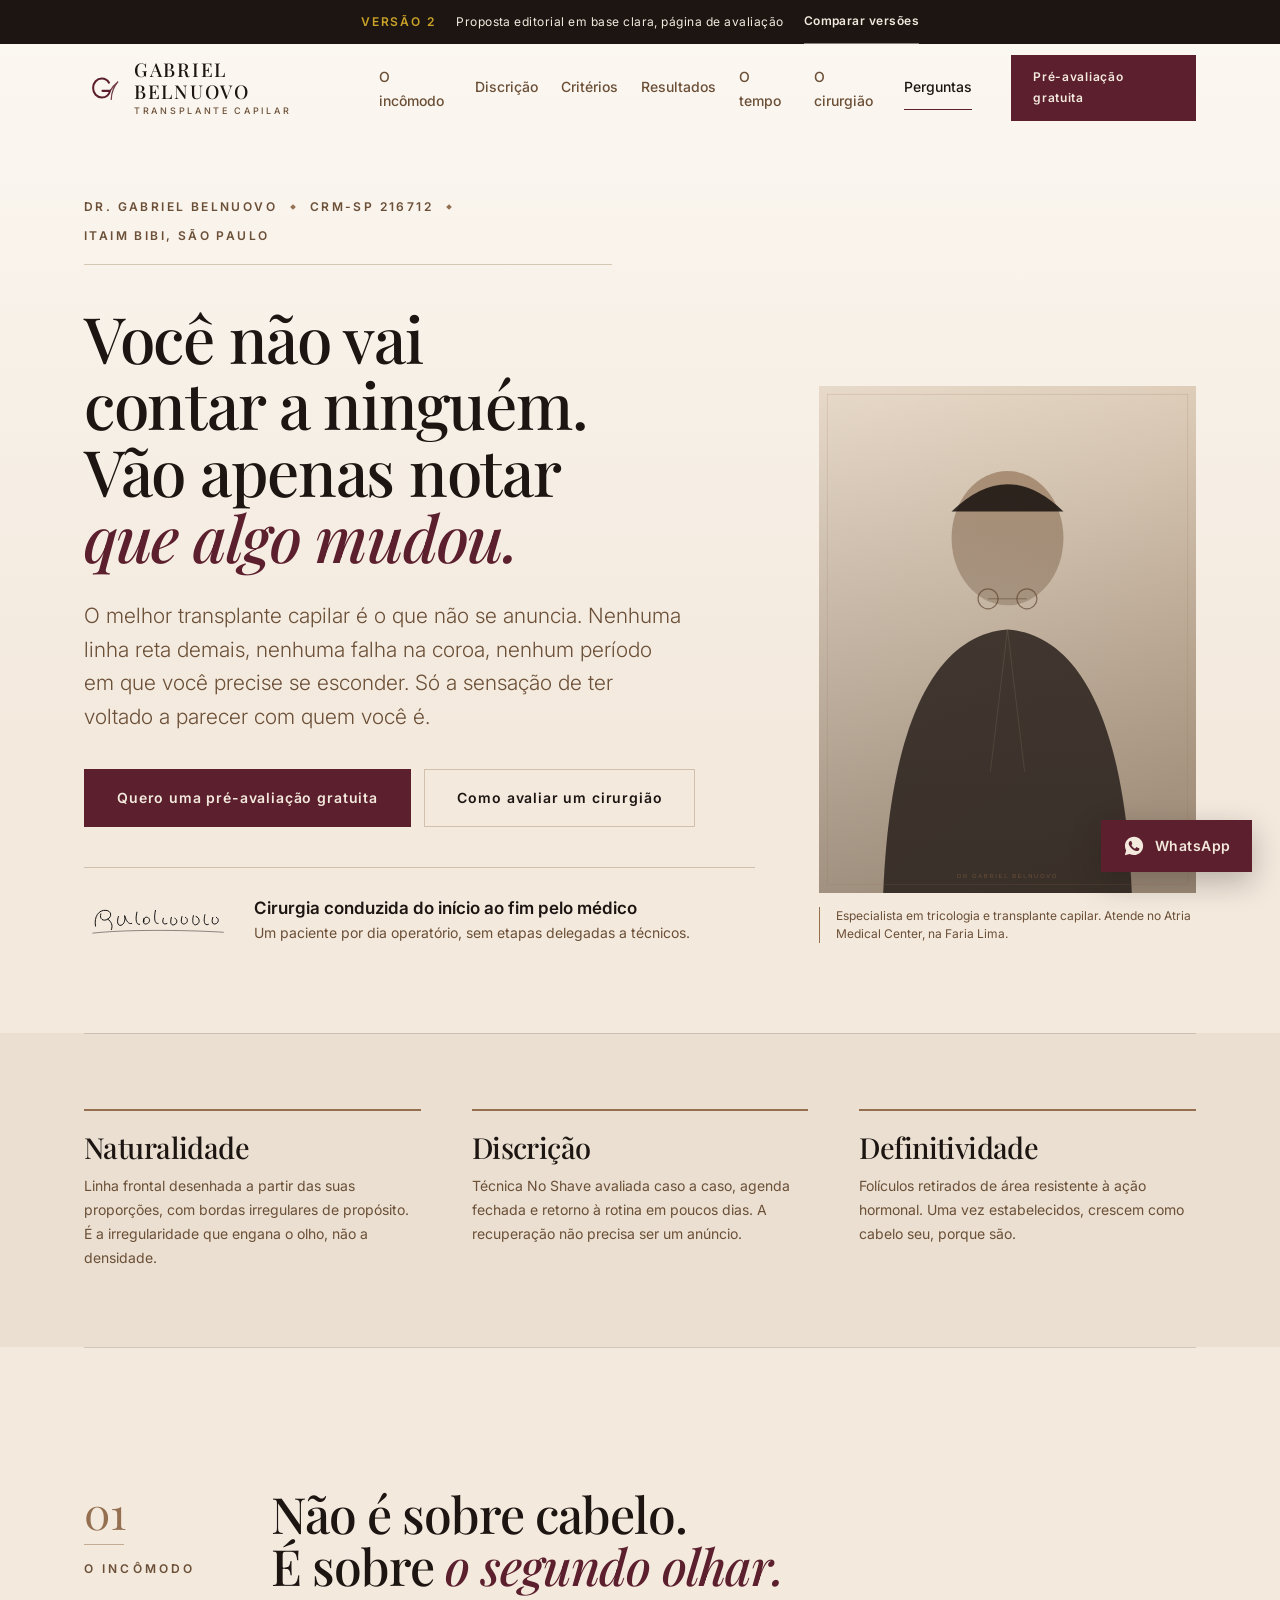
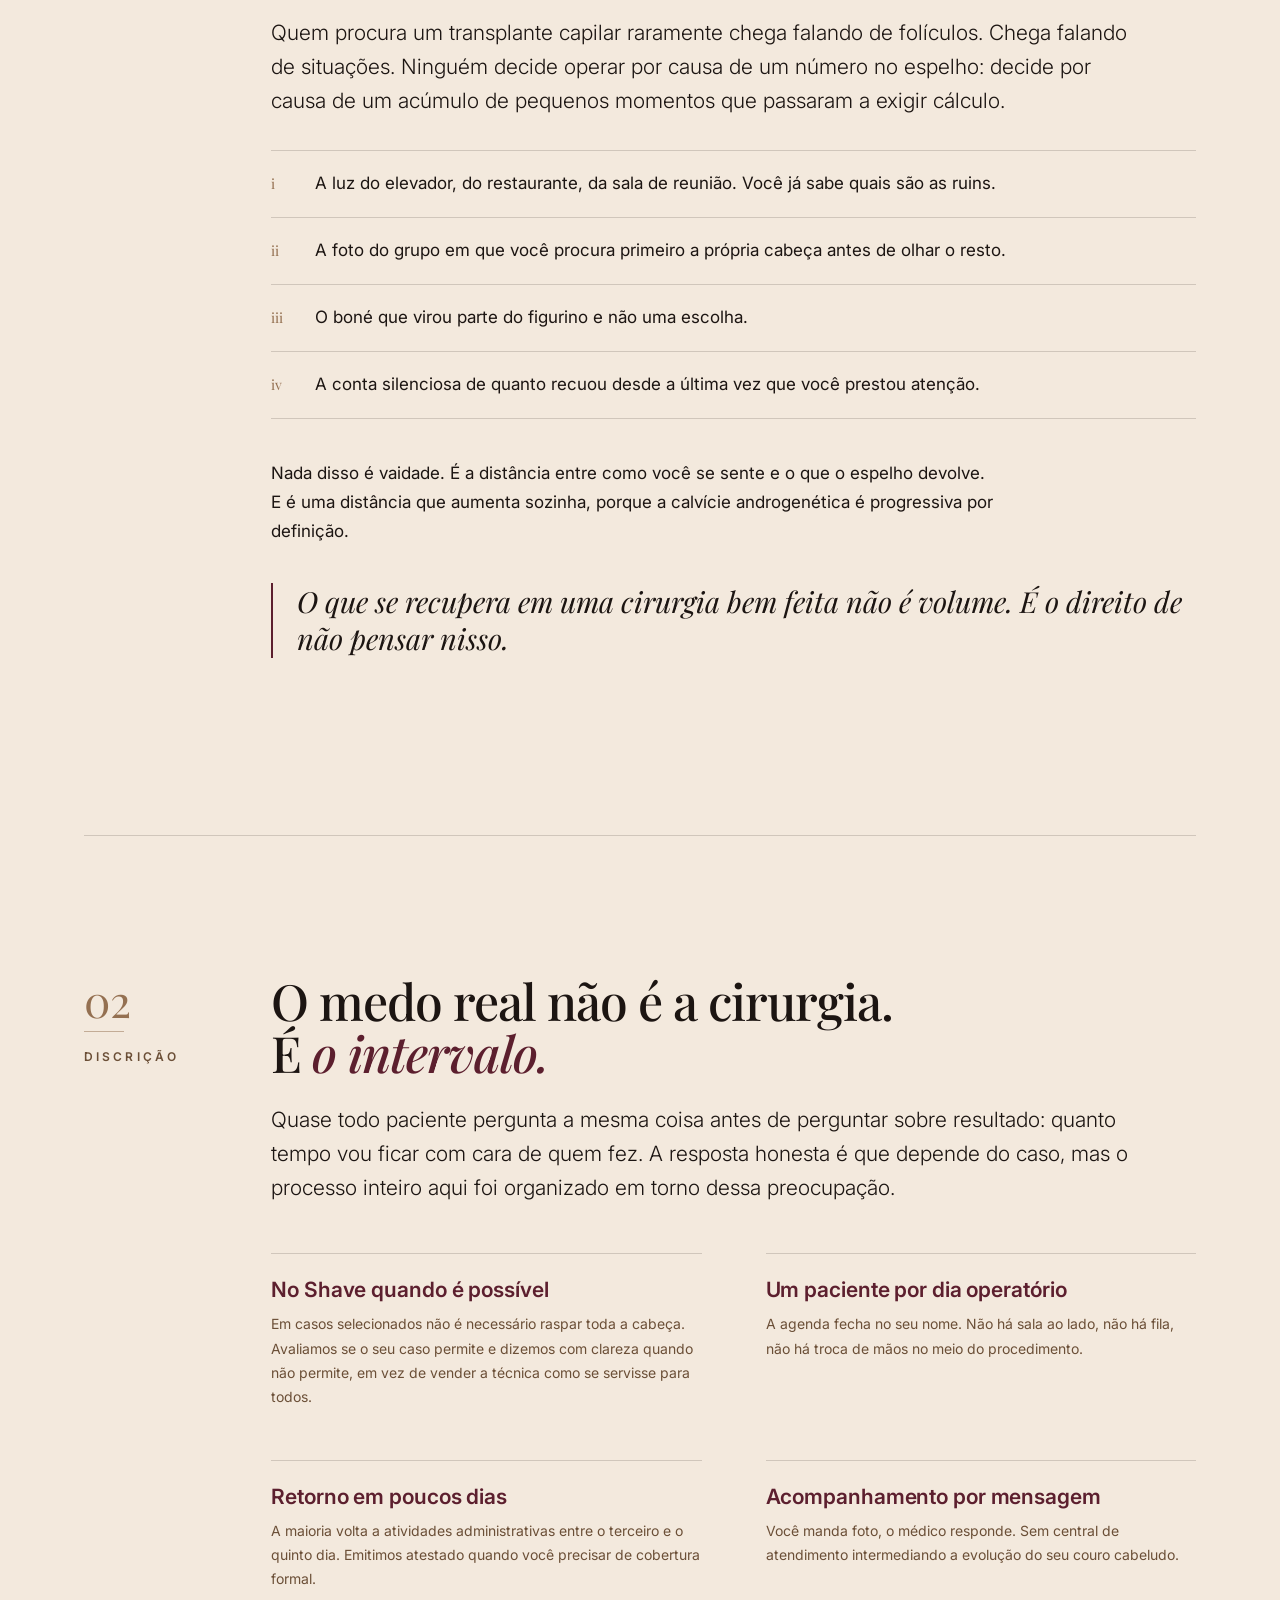
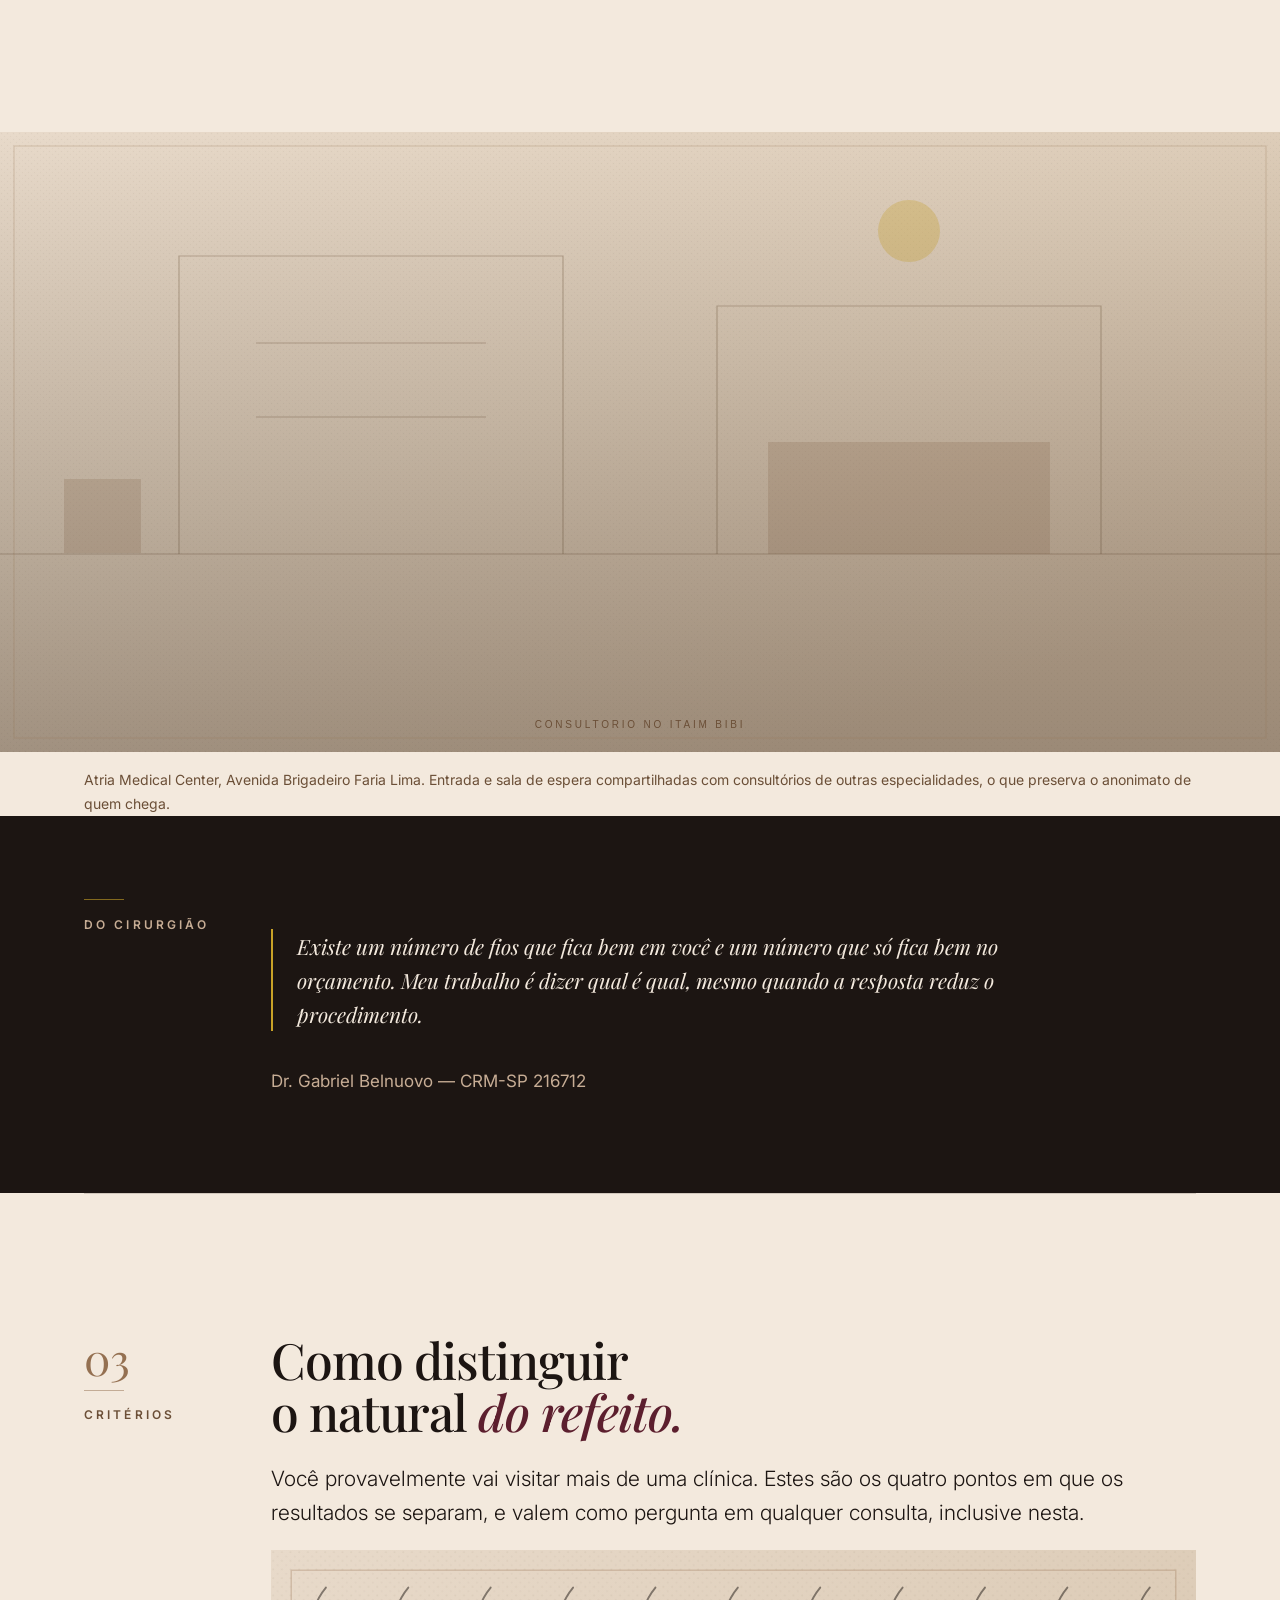
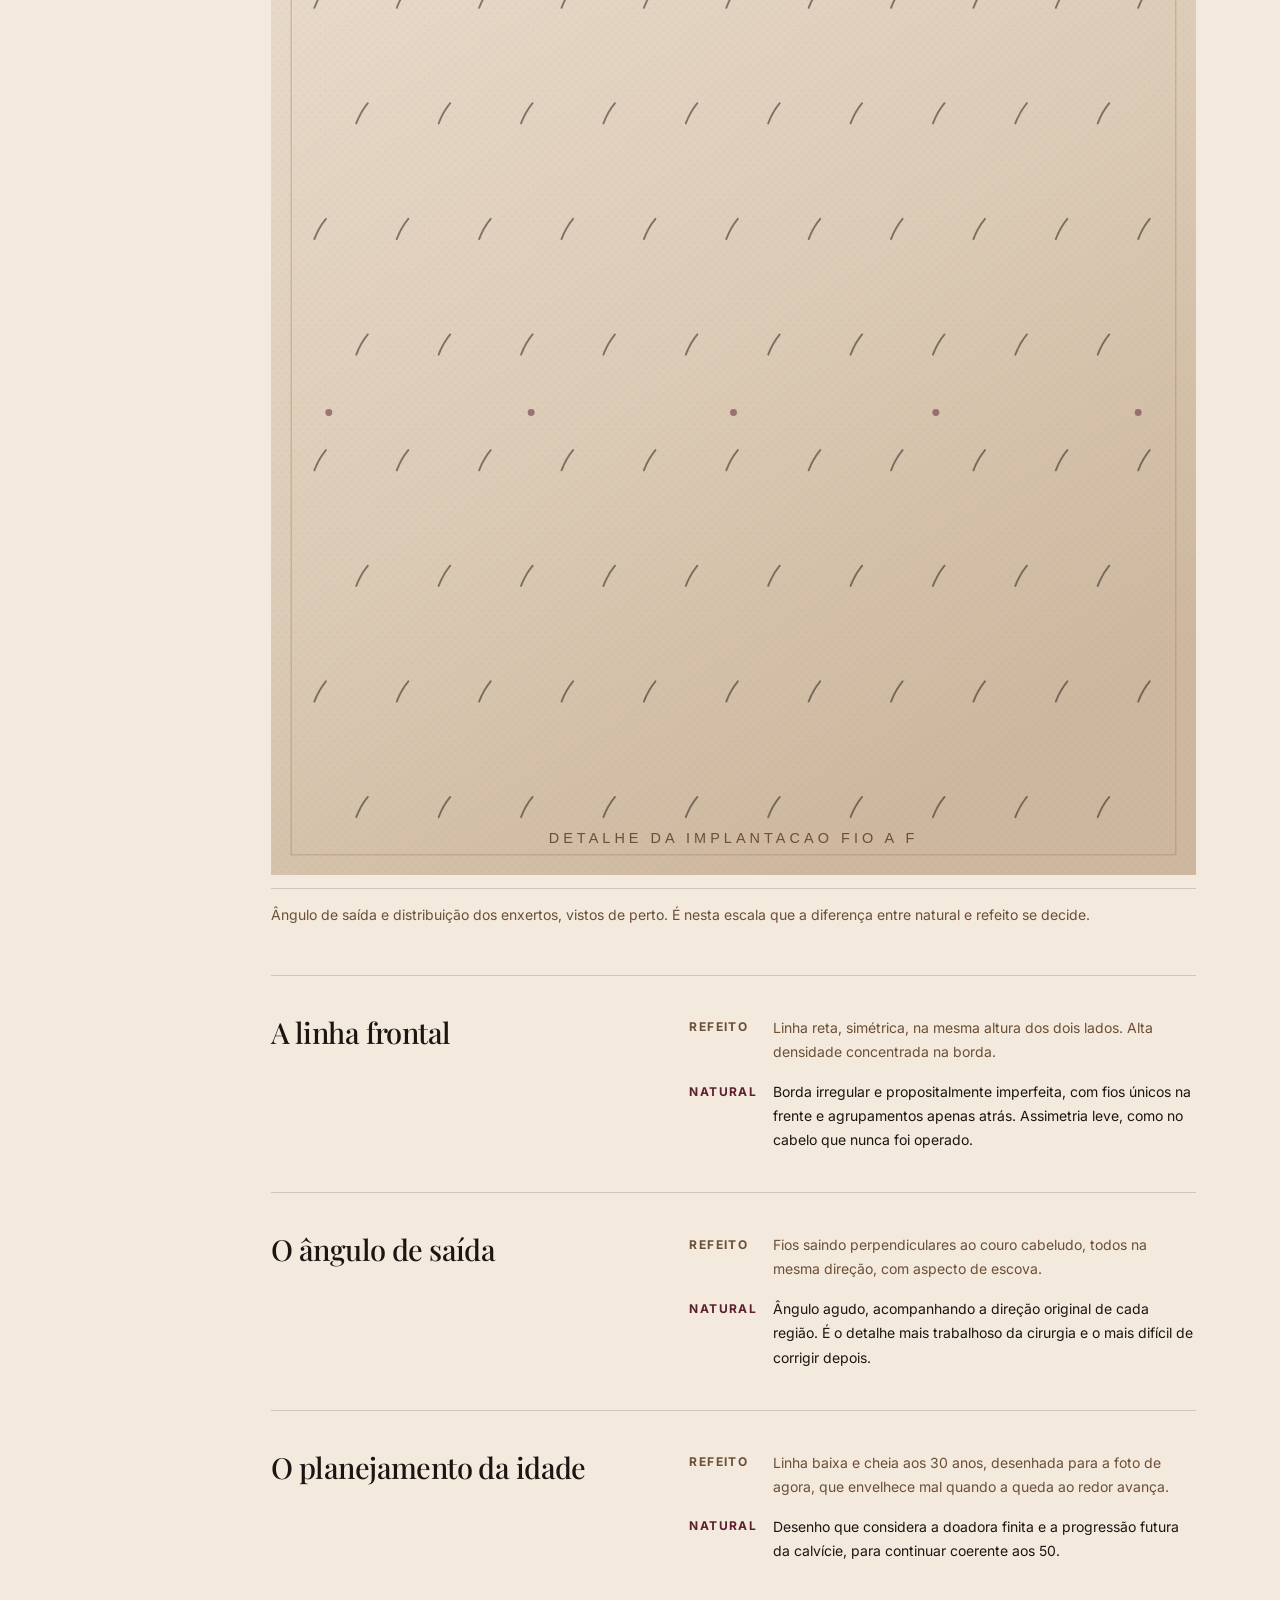
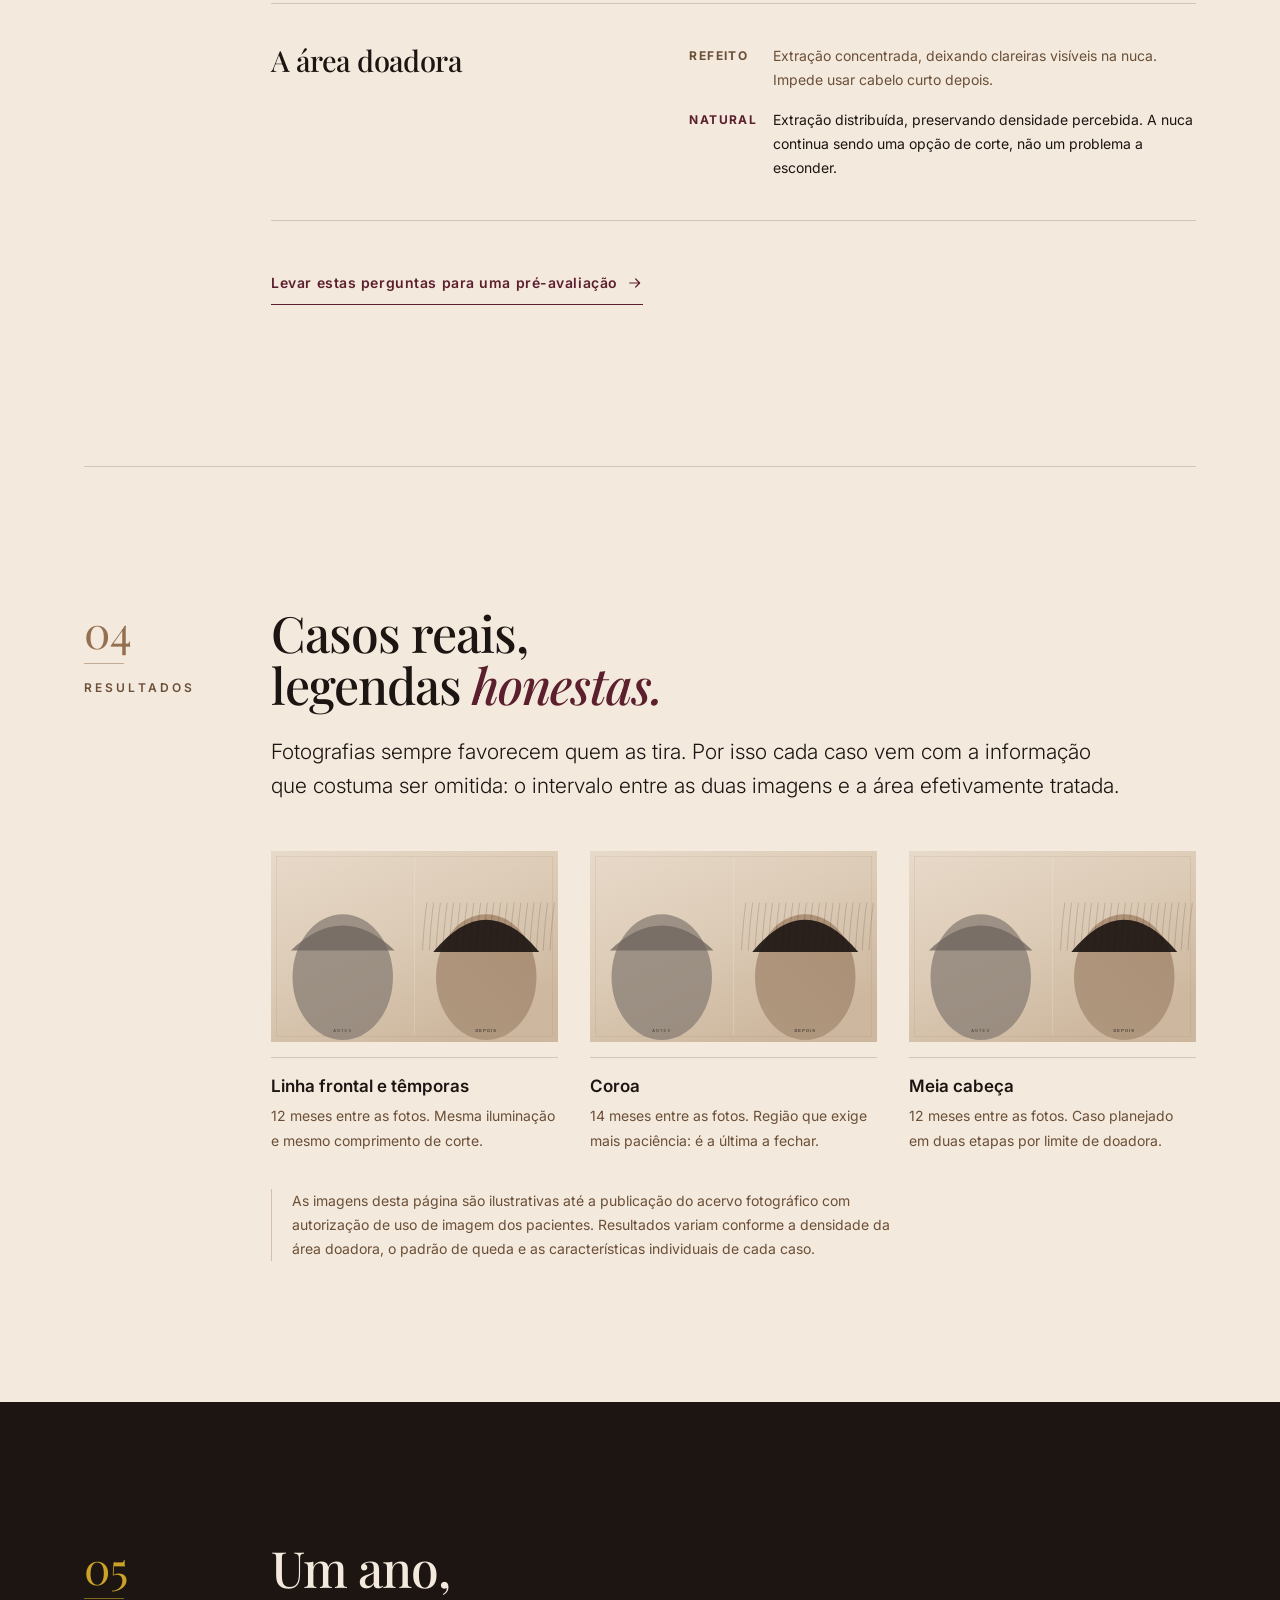
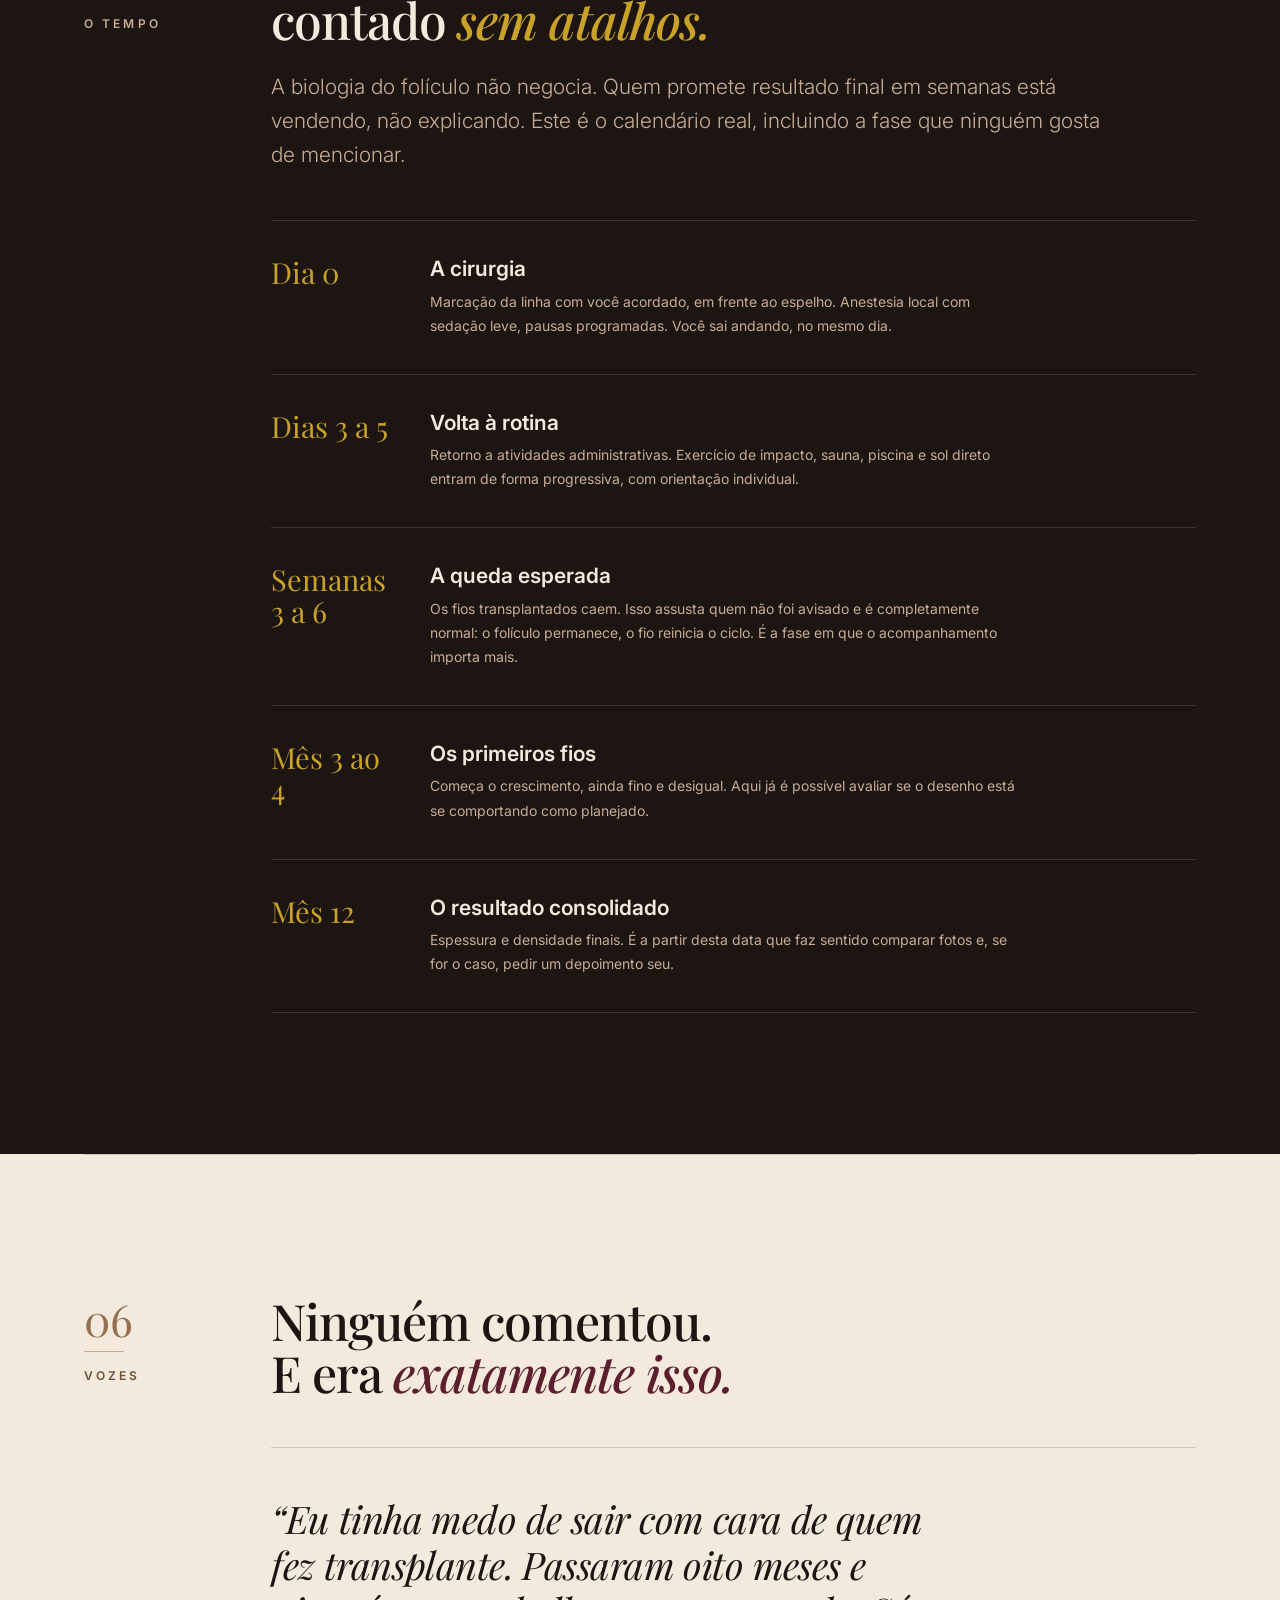
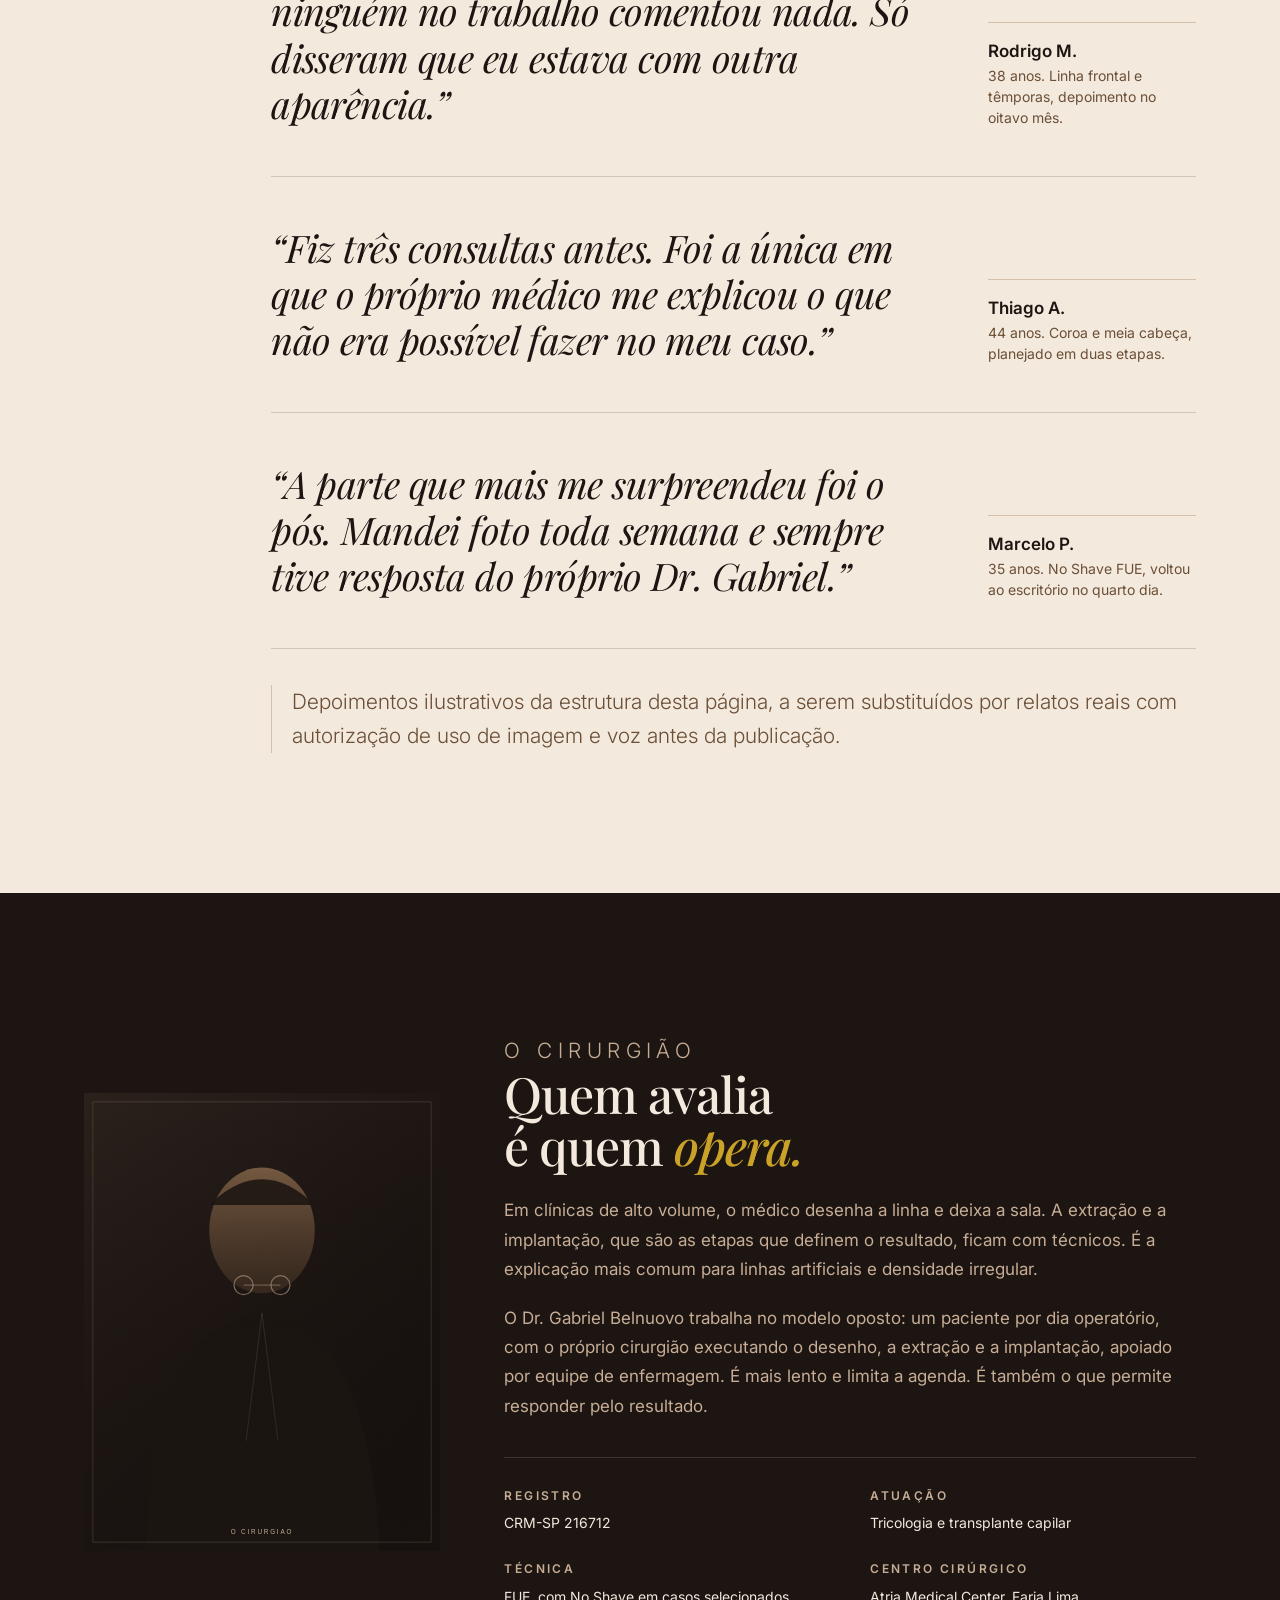
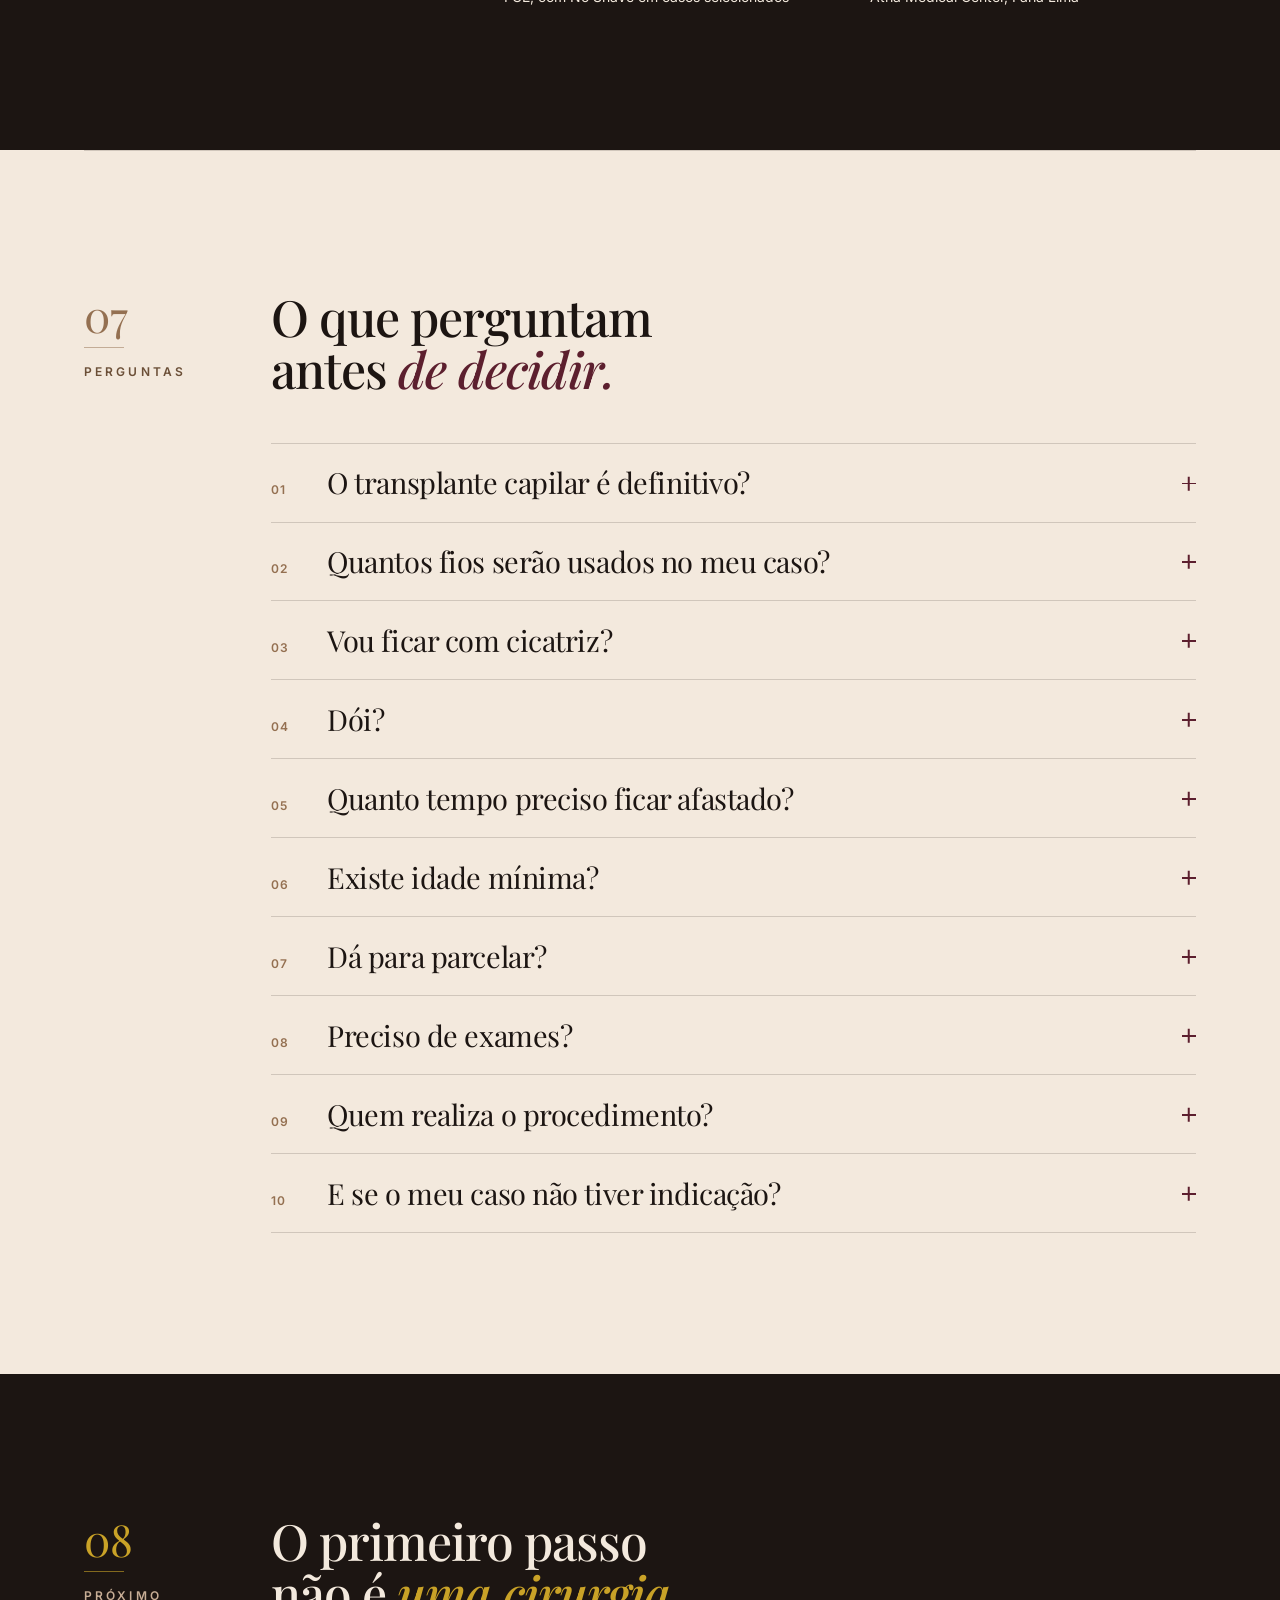
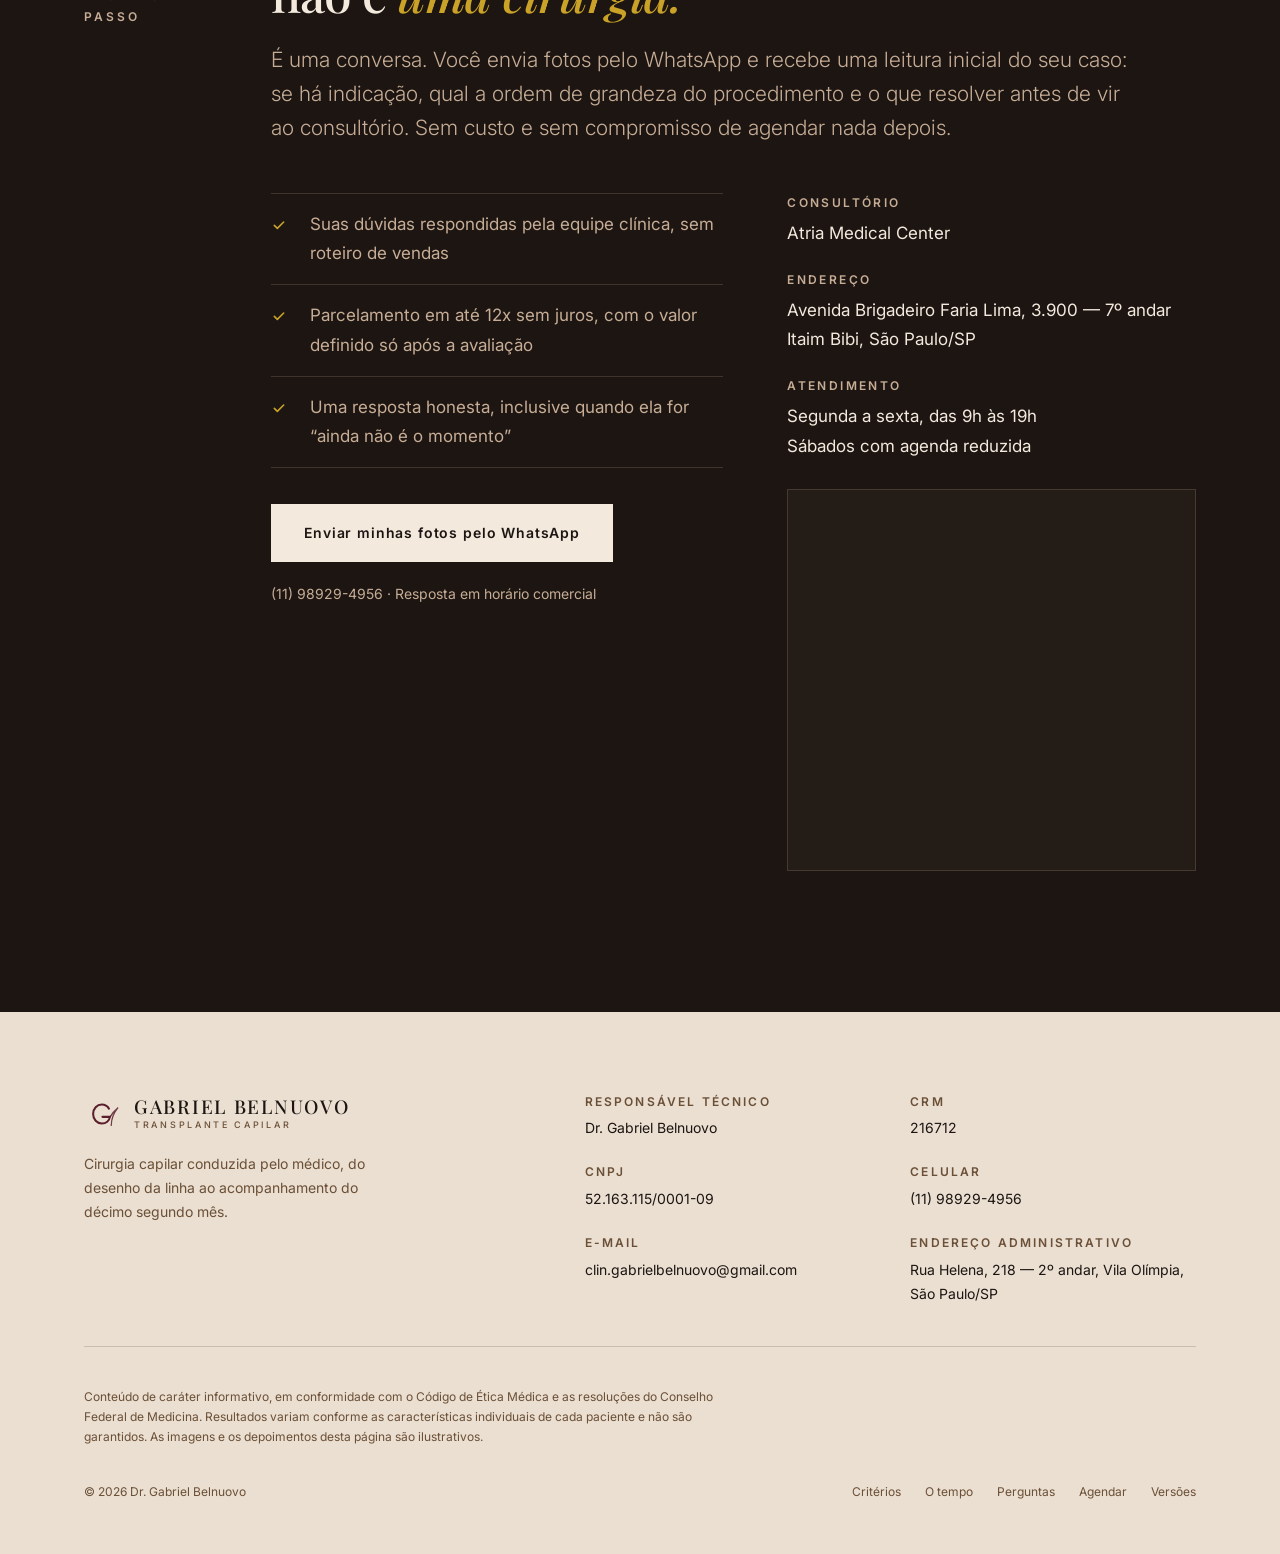
<file: v2/index.html>
<!DOCTYPE html>
<html lang="pt-BR">
<head>
<meta charset="utf-8">
<meta name="viewport" content="width=device-width, initial-scale=1">
<title>[v2] Dr. Gabriel Belnuovo | Transplante Capilar FUE em São Paulo</title>
<meta name="description" content="Transplante capilar FUE com o Dr. Gabriel Belnuovo, CRM-SP 216712. Um resultado que ninguém identifica e que você reconhece todos os dias. Pré-avaliação gratuita no Itaim Bibi, São Paulo.">
<meta name="author" content="Dr. Gabriel Belnuovo">
<meta name="theme-color" content="#F3E9DD">

<!-- Versao de avaliacao: fora do indice de busca, canonical na versao oficial -->
<meta name="robots" content="noindex, nofollow">
<link rel="canonical" href="https://drgabrielbelnuovo.com.br/">

<link rel="preconnect" href="https://fonts.googleapis.com">
<link rel="preconnect" href="https://fonts.gstatic.com" crossorigin>
<link href="https://fonts.googleapis.com/css2?family=Playfair+Display:ital,wght@0,400;0,500;0,600;1,400;1,500&family=Inter:wght@300;400;500;600;700&display=swap" rel="stylesheet">
<link rel="stylesheet" href="css/style.css">
<link rel="icon" href="assets/favicon.svg" type="image/svg+xml">

<script>
  if ('IntersectionObserver' in window && !window.matchMedia('(prefers-reduced-motion: reduce)').matches) {
    document.documentElement.className += ' js-entra';
  }
</script>

<!-- Barra de identificacao da versao. Remover ao promover esta versao para a raiz. -->
<style>
  .barra-versao {
    position: sticky;
    top: 0;
    z-index: 60;
    display: flex;
    align-items: center;
    justify-content: center;
    gap: .5rem 1.25rem;
    padding: .55rem 1rem;
    background: #1C1512;
    color: #F3E9DD;
    font-family: "Inter", system-ui, sans-serif;
    font-size: .75rem;
    letter-spacing: .04em;
    text-align: center;
  }
  .barra-versao strong { font-weight: 600; letter-spacing: .16em; text-transform: uppercase; color: #C9A227; }
  .barra-versao a {
    display: inline-flex;
    align-items: center;
    min-height: 44px;
    margin-block: -.55rem;
    color: #F3E9DD;
    font-weight: 600;
    border-bottom: 1px solid rgba(243, 233, 221, .5);
  }
  .barra-versao a:hover { border-bottom-color: #F3E9DD; }
  .topo { top: var(--barra-h, 0px); }
  html { scroll-padding-top: calc(7rem + var(--barra-h, 0px)); }
  @media (max-width: 640px) {
    .barra-versao { font-size: .6875rem; gap: .5rem 1rem; }
    .barra-versao__desc { display: none; }
    html { scroll-padding-top: calc(5.5rem + var(--barra-h, 0px)); }
  }
</style>

<script>
  document.addEventListener('DOMContentLoaded', function () {
    var barra = document.querySelector('.barra-versao');
    if (!barra) { return; }
    var medir = function () {
      document.documentElement.style.setProperty('--barra-h', barra.offsetHeight + 'px');
    };
    medir();
    window.addEventListener('resize', medir);
  });
</script>
</head>
<body>

<div class="barra-versao" role="region" aria-label="Identificação da versão">
  <strong>Versão 2</strong>
  <span class="barra-versao__desc">Proposta editorial em base clara, página de avaliação</span>
  <a href="../index.html">Comparar versões</a>
</div>

<a class="pular" href="#leitura">Ir para o conteúdo</a>

<header class="topo" id="topo">
  <div class="pagina topo__interno">
    <a class="marca" href="#capa" aria-label="Dr. Gabriel Belnuovo, transplante capilar, ir para o início">
      <span class="marca__sinal" aria-hidden="true">
        <svg viewBox="0 0 48 48" role="presentation" focusable="false">
          <path d="M31.5 17.2c-1.9-3.2-5.2-5.1-9-5.1-6.1 0-11 5.2-11 11.9S16.4 36 22.5 36c5.3 0 9.4-3.4 10.3-8.4h-9.5" fill="none" stroke="currentColor" stroke-width="2.6" stroke-linecap="round"/>
          <path d="M33 27.6c2.6-4.6 5.9-8.4 10-11.6-5.6 6.6-8.4 13.9-8.6 22.4" fill="none" stroke="currentColor" stroke-width="1.6" stroke-linecap="round" opacity=".85"/>
        </svg>
      </span>
      <span>
        <span class="marca__nome">Gabriel Belnuovo</span>
        <span class="marca__papel">Transplante Capilar</span>
      </span>
    </a>

    <nav class="indice" id="indice" aria-label="Índice da página">
      <ul class="indice__lista">
        <li><a href="#incomoda">O incômodo</a></li>
        <li><a href="#discricao">Discrição</a></li>
        <li><a href="#criterios">Critérios</a></li>
        <li><a href="#resultados">Resultados</a></li>
        <li><a href="#tempo">O tempo</a></li>
        <li><a href="#cirurgiao">O cirurgião</a></li>
        <li><a href="#perguntas">Perguntas</a></li>
      </ul>
    </nav>

    <a class="botao botao--solido botao--pequeno topo__cta" href="#agendar">Pré-avaliação gratuita</a>

    <button class="sanduiche" id="sanduiche" type="button" aria-label="Abrir índice" aria-expanded="false" aria-controls="indice">
      <span aria-hidden="true"></span><span aria-hidden="true"></span><span aria-hidden="true"></span>
    </button>
  </div>
</header>

<main id="leitura">

  <!-- CAPA -->
  <section class="bloco capa" id="capa">
    <div class="pagina capa__grade">
      <div class="capa__texto">
        <p class="capa__selo entra">
          <span>Dr. Gabriel Belnuovo</span><i aria-hidden="true"></i>
          <span>CRM-SP 216712</span><i aria-hidden="true"></i>
          <span>Itaim Bibi, São Paulo</span>
        </p>

        <h1 class="capa__titulo entra">Você não vai <br>contar a ninguém. <br>Vão apenas notar <br><em>que algo mudou.</em></h1>

        <p class="capa__linha entra">O melhor transplante capilar é o que não se anuncia. Nenhuma linha reta demais, nenhuma falha na coroa, nenhum período em que você precise se esconder. Só a sensação de ter voltado a parecer com quem você é.</p>

        <div class="capa__acoes entra">
          <a class="botao botao--solido" href="#agendar">Quero uma pré-avaliação gratuita</a>
          <a class="botao botao--linha" href="#criterios">Como avaliar um cirurgião</a>
        </div>

        <div class="capa__assinatura entra">
          <img src="assets/assinatura.svg" alt="Assinatura do Dr. Gabriel Belnuovo" width="150" height="42" decoding="async">
          <p>
            <strong>Cirurgia conduzida do início ao fim pelo médico</strong>
            Um paciente por dia operatório, sem etapas delegadas a técnicos.
          </p>
        </div>
      </div>

      <figure class="capa__retrato entra">
        <img src="assets/retrato-medico.svg" alt="Dr. Gabriel Belnuovo em traje cirúrgico, com lupas de aumento ao redor do pescoço" width="640" height="860" decoding="async">
        <figcaption>Especialista em tricologia e transplante capilar. Atende no Atria Medical Center, na Faria Lima.</figcaption>
      </figure>
    </div>
  </section>

  <!-- PROMESSA -->
  <section class="bloco bloco--curto promessa" aria-labelledby="tituloPromessa">
    <h2 class="so-leitor" id="tituloPromessa">O que muda</h2>
    <div class="pagina promessa__grade">
      <article class="promessa__item entra">
        <h3>Naturalidade</h3>
        <p>Linha frontal desenhada a partir das suas proporções, com bordas irregulares de propósito. É a irregularidade que engana o olho, não a densidade.</p>
      </article>
      <article class="promessa__item entra">
        <h3>Discrição</h3>
        <p>Técnica No Shave avaliada caso a caso, agenda fechada e retorno à rotina em poucos dias. A recuperação não precisa ser um anúncio.</p>
      </article>
      <article class="promessa__item entra">
        <h3>Definitividade</h3>
        <p>Folículos retirados de área resistente à ação hormonal. Uma vez estabelecidos, crescem como cabelo seu, porque são.</p>
      </article>
    </div>
  </section>

  <!-- O INCOMODO -->
  <section class="bloco" id="incomoda">
    <div class="pagina duas-colunas">
      <div class="capitulo entra">
        <span class="capitulo__num">01</span>
        <span class="capitulo__risco" aria-hidden="true"></span>
        <p class="rotulo">O incômodo</p>
      </div>

      <div class="texto">
        <h2 class="entra">Não é sobre cabelo. <br>É sobre <em>o segundo olhar.</em></h2>

        <p class="entra">Quem procura um transplante capilar raramente chega falando de folículos. Chega falando de situações. Ninguém decide operar por causa de um número no espelho: decide por causa de um acúmulo de pequenos momentos que passaram a exigir cálculo.</p>

        <ul class="reconhece entra" role="list">
          <li><span>i</span>A luz do elevador, do restaurante, da sala de reunião. Você já sabe quais são as ruins.</li>
          <li><span>ii</span>A foto do grupo em que você procura primeiro a própria cabeça antes de olhar o resto.</li>
          <li><span>iii</span>O boné que virou parte do figurino e não uma escolha.</li>
          <li><span>iv</span>A conta silenciosa de quanto recuou desde a última vez que você prestou atenção.</li>
        </ul>

        <p class="entra">Nada disso é vaidade. É a distância entre como você se sente e o que o espelho devolve. E é uma distância que aumenta sozinha, porque a calvície androgenética é progressiva por definição.</p>

        <p class="destaque entra">O que se recupera em uma cirurgia bem feita não é volume. É o direito de não pensar nisso.</p>
      </div>
    </div>
  </section>

  <!-- DISCRICAO -->
  <section class="bloco" id="discricao">
    <div class="pagina duas-colunas">
      <div class="capitulo entra">
        <span class="capitulo__num">02</span>
        <span class="capitulo__risco" aria-hidden="true"></span>
        <p class="rotulo">Discrição</p>
      </div>

      <div class="texto">
        <h2 class="entra">O medo real não é a cirurgia. <br>É <em>o intervalo.</em></h2>

        <p class="entra">Quase todo paciente pergunta a mesma coisa antes de perguntar sobre resultado: quanto tempo vou ficar com cara de quem fez. A resposta honesta é que depende do caso, mas o processo inteiro aqui foi organizado em torno dessa preocupação.</p>

        <div class="discricao">
          <div class="entra">
            <h4>No Shave quando é possível</h4>
            <p>Em casos selecionados não é necessário raspar toda a cabeça. Avaliamos se o seu caso permite e dizemos com clareza quando não permite, em vez de vender a técnica como se servisse para todos.</p>
          </div>
          <div class="entra">
            <h4>Um paciente por dia operatório</h4>
            <p>A agenda fecha no seu nome. Não há sala ao lado, não há fila, não há troca de mãos no meio do procedimento.</p>
          </div>
          <div class="entra">
            <h4>Retorno em poucos dias</h4>
            <p>A maioria volta a atividades administrativas entre o terceiro e o quinto dia. Emitimos atestado quando você precisar de cobertura formal.</p>
          </div>
          <div class="entra">
            <h4>Acompanhamento por mensagem</h4>
            <p>Você manda foto, o médico responde. Sem central de atendimento intermediando a evolução do seu couro cabeludo.</p>
          </div>
        </div>
      </div>
    </div>
  </section>

  <!-- RESPIRO VISUAL -->
  <section class="bloco respiro-visual" aria-label="O consultório">
    <figure class="entra">
      <img src="assets/consultorio.svg" alt="Interior do consultório no Atria Medical Center, com iluminação baixa e mobiliário sóbrio" width="1280" height="620" loading="lazy" decoding="async">
      <figcaption>Atria Medical Center, Avenida Brigadeiro Faria Lima. Entrada e sala de espera compartilhadas com consultórios de outras especialidades, o que preserva o anonimato de quem chega.</figcaption>
    </figure>
  </section>

  <!-- PAUSA ESCURA: statement -->
  <section class="bloco bloco--curto bloco--noite" aria-label="Posicionamento">
    <div class="pagina duas-colunas">
      <div class="capitulo entra">
        <span class="capitulo__risco" aria-hidden="true"></span>
        <p class="rotulo">Do cirurgião</p>
      </div>
      <div class="texto">
        <p class="destaque entra">Existe um número de fios que fica bem em você e um número que só fica bem no orçamento. Meu trabalho é dizer qual é qual, mesmo quando a resposta reduz o procedimento.</p>
        <p class="entra">Dr. Gabriel Belnuovo &mdash; CRM-SP 216712</p>
      </div>
    </div>
  </section>

  <!-- CRITERIOS -->
  <section class="bloco" id="criterios">
    <div class="pagina duas-colunas">
      <div class="capitulo entra">
        <span class="capitulo__num">03</span>
        <span class="capitulo__risco" aria-hidden="true"></span>
        <p class="rotulo">Critérios</p>
      </div>

      <div class="texto">
        <h2 class="entra">Como distinguir <br>o natural <em>do refeito.</em></h2>

        <p class="entra">Você provavelmente vai visitar mais de uma clínica. Estes são os quatro pontos em que os resultados se separam, e valem como pergunta em qualquer consulta, inclusive nesta.</p>

        <figure class="figura-apoio entra">
          <img src="assets/detalhe-tecnica.svg" alt="Vista aproximada da implantação, mostrando o ângulo de saída e a distribuição dos folículos" width="640" height="640" loading="lazy" decoding="async">
          <figcaption>Ângulo de saída e distribuição dos enxertos, vistos de perto. É nesta escala que a diferença entre natural e refeito se decide.</figcaption>
        </figure>

        <div class="criterios">
          <article class="criterio entra">
            <h3>A linha frontal</h3>
            <div class="criterio__par">
              <div class="criterio__mau">
                <span class="criterio__tag">Refeito</span>
                <p>Linha reta, simétrica, na mesma altura dos dois lados. Alta densidade concentrada na borda.</p>
              </div>
              <div class="criterio__bom">
                <span class="criterio__tag">Natural</span>
                <p>Borda irregular e propositalmente imperfeita, com fios únicos na frente e agrupamentos apenas atrás. Assimetria leve, como no cabelo que nunca foi operado.</p>
              </div>
            </div>
          </article>

          <article class="criterio entra">
            <h3>O ângulo de saída</h3>
            <div class="criterio__par">
              <div class="criterio__mau">
                <span class="criterio__tag">Refeito</span>
                <p>Fios saindo perpendiculares ao couro cabeludo, todos na mesma direção, com aspecto de escova.</p>
              </div>
              <div class="criterio__bom">
                <span class="criterio__tag">Natural</span>
                <p>Ângulo agudo, acompanhando a direção original de cada região. É o detalhe mais trabalhoso da cirurgia e o mais difícil de corrigir depois.</p>
              </div>
            </div>
          </article>

          <article class="criterio entra">
            <h3>O planejamento da idade</h3>
            <div class="criterio__par">
              <div class="criterio__mau">
                <span class="criterio__tag">Refeito</span>
                <p>Linha baixa e cheia aos 30 anos, desenhada para a foto de agora, que envelhece mal quando a queda ao redor avança.</p>
              </div>
              <div class="criterio__bom">
                <span class="criterio__tag">Natural</span>
                <p>Desenho que considera a doadora finita e a progressão futura da calvície, para continuar coerente aos 50.</p>
              </div>
            </div>
          </article>

          <article class="criterio entra">
            <h3>A área doadora</h3>
            <div class="criterio__par">
              <div class="criterio__mau">
                <span class="criterio__tag">Refeito</span>
                <p>Extração concentrada, deixando clareiras visíveis na nuca. Impede usar cabelo curto depois.</p>
              </div>
              <div class="criterio__bom">
                <span class="criterio__tag">Natural</span>
                <p>Extração distribuída, preservando densidade percebida. A nuca continua sendo uma opção de corte, não um problema a esconder.</p>
              </div>
            </div>
          </article>
        </div>

        <p class="entra" style="margin-top: 2.5rem;">
          <a class="link-seta" href="#agendar">Levar estas perguntas para uma pré-avaliação
            <svg viewBox="0 0 24 24" aria-hidden="true" focusable="false"><path d="M4 12h15m0 0-6-6m6 6-6 6" fill="none" stroke="currentColor" stroke-width="1.8" stroke-linecap="round" stroke-linejoin="round"/></svg>
          </a>
        </p>
      </div>
    </div>
  </section>

  <!-- RESULTADOS -->
  <section class="bloco" id="resultados">
    <div class="pagina duas-colunas">
      <div class="capitulo entra">
        <span class="capitulo__num">04</span>
        <span class="capitulo__risco" aria-hidden="true"></span>
        <p class="rotulo">Resultados</p>
      </div>

      <div class="texto">
        <h2 class="entra">Casos reais, <br>legendas <em>honestas.</em></h2>

        <p class="entra">Fotografias sempre favorecem quem as tira. Por isso cada caso vem com a informação que costuma ser omitida: o intervalo entre as duas imagens e a área efetivamente tratada.</p>

        <div class="galeria">
          <figure class="caso entra">
            <img src="assets/caso-a.svg" alt="Comparação antes e depois do desenho da linha frontal e das têmporas" width="720" height="480" loading="lazy" decoding="async">
            <figcaption>
              <strong>Linha frontal e têmporas</strong>
              <span>12 meses entre as fotos. Mesma iluminação e mesmo comprimento de corte.</span>
            </figcaption>
          </figure>
          <figure class="caso entra">
            <img src="assets/caso-b.svg" alt="Comparação antes e depois da densidade na coroa" width="720" height="480" loading="lazy" decoding="async">
            <figcaption>
              <strong>Coroa</strong>
              <span>14 meses entre as fotos. Região que exige mais paciência: é a última a fechar.</span>
            </figcaption>
          </figure>
          <figure class="caso entra">
            <img src="assets/caso-c.svg" alt="Comparação antes e depois de cobertura de meia cabeça" width="720" height="480" loading="lazy" decoding="async">
            <figcaption>
              <strong>Meia cabeça</strong>
              <span>12 meses entre as fotos. Caso planejado em duas etapas por limite de doadora.</span>
            </figcaption>
          </figure>
        </div>

        <p class="galeria__nota entra">As imagens desta página são ilustrativas até a publicação do acervo fotográfico com autorização de uso de imagem dos pacientes. Resultados variam conforme a densidade da área doadora, o padrão de queda e as características individuais de cada caso.</p>
      </div>
    </div>
  </section>

  <!-- O TEMPO -->
  <section class="bloco bloco--noite" id="tempo">
    <div class="pagina duas-colunas">
      <div class="capitulo entra">
        <span class="capitulo__num">05</span>
        <span class="capitulo__risco" aria-hidden="true"></span>
        <p class="rotulo">O tempo</p>
      </div>

      <div class="texto">
        <h2 class="entra">Um ano, <br>contado <em>sem atalhos.</em></h2>

        <p class="entra">A biologia do folículo não negocia. Quem promete resultado final em semanas está vendendo, não explicando. Este é o calendário real, incluindo a fase que ninguém gosta de mencionar.</p>

        <ol class="cronologia">
          <li class="etapa entra">
            <span class="etapa__quando">Dia 0</span>
            <div>
              <h3>A cirurgia</h3>
              <p>Marcação da linha com você acordado, em frente ao espelho. Anestesia local com sedação leve, pausas programadas. Você sai andando, no mesmo dia.</p>
            </div>
          </li>
          <li class="etapa entra">
            <span class="etapa__quando">Dias 3 a 5</span>
            <div>
              <h3>Volta à rotina</h3>
              <p>Retorno a atividades administrativas. Exercício de impacto, sauna, piscina e sol direto entram de forma progressiva, com orientação individual.</p>
            </div>
          </li>
          <li class="etapa entra">
            <span class="etapa__quando">Semanas 3 a 6</span>
            <div>
              <h3>A queda esperada</h3>
              <p>Os fios transplantados caem. Isso assusta quem não foi avisado e é completamente normal: o folículo permanece, o fio reinicia o ciclo. É a fase em que o acompanhamento importa mais.</p>
            </div>
          </li>
          <li class="etapa entra">
            <span class="etapa__quando">Mês 3 ao 4</span>
            <div>
              <h3>Os primeiros fios</h3>
              <p>Começa o crescimento, ainda fino e desigual. Aqui já é possível avaliar se o desenho está se comportando como planejado.</p>
            </div>
          </li>
          <li class="etapa entra">
            <span class="etapa__quando">Mês 12</span>
            <div>
              <h3>O resultado consolidado</h3>
              <p>Espessura e densidade finais. É a partir desta data que faz sentido comparar fotos e, se for o caso, pedir um depoimento seu.</p>
            </div>
          </li>
        </ol>
      </div>
    </div>
  </section>

  <!-- VOZES -->
  <section class="bloco" id="vozes" aria-label="Depoimentos de pacientes">
    <div class="pagina duas-colunas">
      <div class="capitulo entra">
        <span class="capitulo__num">06</span>
        <span class="capitulo__risco" aria-hidden="true"></span>
        <p class="rotulo">Vozes</p>
      </div>

      <div class="texto">
        <h2 class="entra">Ninguém comentou. <br>E era <em>exatamente isso.</em></h2>

        <div class="vozes">
          <article class="voz entra">
            <blockquote>
              <p>&ldquo;Eu tinha medo de sair com cara de quem fez transplante. Passaram oito meses e ninguém no trabalho comentou nada. Só disseram que eu estava com outra aparência.&rdquo;</p>
            </blockquote>
            <cite><strong>Rodrigo M.</strong>38 anos. Linha frontal e têmporas, depoimento no oitavo mês.</cite>
          </article>

          <article class="voz entra">
            <blockquote>
              <p>&ldquo;Fiz três consultas antes. Foi a única em que o próprio médico me explicou o que não era possível fazer no meu caso.&rdquo;</p>
            </blockquote>
            <cite><strong>Thiago A.</strong>44 anos. Coroa e meia cabeça, planejado em duas etapas.</cite>
          </article>

          <article class="voz entra">
            <blockquote>
              <p>&ldquo;A parte que mais me surpreendeu foi o pós. Mandei foto toda semana e sempre tive resposta do próprio Dr. Gabriel.&rdquo;</p>
            </blockquote>
            <cite><strong>Marcelo P.</strong>35 anos. No Shave FUE, voltou ao escritório no quarto dia.</cite>
          </article>
        </div>

        <p class="galeria__nota entra">Depoimentos ilustrativos da estrutura desta página, a serem substituídos por relatos reais com autorização de uso de imagem e voz antes da publicação.</p>
      </div>
    </div>
  </section>

  <!-- O CIRURGIAO -->
  <section class="bloco bloco--noite" id="cirurgiao">
    <div class="pagina cirurgiao">
      <figure class="cirurgiao__retrato entra">
        <img src="assets/retrato-escuro.svg" alt="Retrato do Dr. Gabriel Belnuovo em ambiente cirúrgico" width="560" height="720" loading="lazy" decoding="async">
      </figure>

      <div class="texto">
        <p class="rotulo entra">O cirurgião</p>
        <h2 class="entra">Quem avalia <br>é quem <em>opera.</em></h2>

        <p class="entra">Em clínicas de alto volume, o médico desenha a linha e deixa a sala. A extração e a implantação, que são as etapas que definem o resultado, ficam com técnicos. É a explicação mais comum para linhas artificiais e densidade irregular.</p>

        <p class="entra">O Dr. Gabriel Belnuovo trabalha no modelo oposto: um paciente por dia operatório, com o próprio cirurgião executando o desenho, a extração e a implantação, apoiado por equipe de enfermagem. É mais lento e limita a agenda. É também o que permite responder pelo resultado.</p>

        <dl class="credenciais entra">
          <div><dt>Registro</dt><dd>CRM-SP 216712</dd></div>
          <div><dt>Atuação</dt><dd>Tricologia e transplante capilar</dd></div>
          <div><dt>Técnica</dt><dd>FUE, com No Shave em casos selecionados</dd></div>
          <div><dt>Centro cirúrgico</dt><dd>Atria Medical Center, Faria Lima</dd></div>
        </dl>
      </div>
    </div>
  </section>

  <!-- PERGUNTAS -->
  <section class="bloco" id="perguntas">
    <div class="pagina duas-colunas">
      <div class="capitulo entra">
        <span class="capitulo__num">07</span>
        <span class="capitulo__risco" aria-hidden="true"></span>
        <p class="rotulo">Perguntas</p>
      </div>

      <div class="texto">
        <h2 class="entra">O que perguntam <br>antes <em>de decidir.</em></h2>

        <div class="perguntas" id="listaPerguntas">
          <details class="pergunta entra">
            <summary><span class="pergunta__num">01</span><span>O transplante capilar é definitivo?</span><span class="pergunta__sinal" aria-hidden="true"></span></summary>
            <div class="pergunta__resposta"><p>Para os fios transplantados, sim. Eles vêm de uma área geneticamente resistente à ação hormonal, normalmente nuca e laterais, e seguem crescendo pela vida. O que continua evoluindo é a queda dos fios originais ao redor, e é por isso que o planejamento precisa considerar a progressão futura, não apenas a situação de hoje.</p></div>
          </details>

          <details class="pergunta entra">
            <summary><span class="pergunta__num">02</span><span>Quantos fios serão usados no meu caso?</span><span class="pergunta__sinal" aria-hidden="true"></span></summary>
            <div class="pergunta__resposta"><p>Depende da área a cobrir, da densidade e da qualidade da sua doadora e da densidade final desejada. Qualquer número dado por telefone, antes de examinar o couro cabeludo, é estimativa comercial. O seu número sai da consulta, com tricoscopia e medição da área doadora.</p></div>
          </details>

          <details class="pergunta entra">
            <summary><span class="pergunta__num">03</span><span>Vou ficar com cicatriz?</span><span class="pergunta__sinal" aria-hidden="true"></span></summary>
            <div class="pergunta__resposta"><p>A técnica FUE não usa corte linear, então não existe a cicatriz em faixa das técnicas antigas. A extração deixa micropontos na doadora, que cicatrizam em poucos dias e ficam imperceptíveis a olho nu. Quando a extração é bem distribuída, cabelo curto continua sendo uma opção.</p></div>
          </details>

          <details class="pergunta entra">
            <summary><span class="pergunta__num">04</span><span>Dói?</span><span class="pergunta__sinal" aria-hidden="true"></span></summary>
            <div class="pergunta__resposta"><p>O desconforto se concentra nos poucos minutos da aplicação da anestesia local. Depois disso, com sedação leve, você passa as horas seguintes acordado e confortável, com pausas programadas para se alimentar e ir ao banheiro.</p></div>
          </details>

          <details class="pergunta entra">
            <summary><span class="pergunta__num">05</span><span>Quanto tempo preciso ficar afastado?</span><span class="pergunta__sinal" aria-hidden="true"></span></summary>
            <div class="pergunta__resposta"><p>A recomendação usual é reservar de três a cinco dias para atividades administrativas. Emitimos atestado quando necessário. Exercícios de alto impacto, natação, sauna e sol direto são liberados de forma progressiva no seu retorno.</p></div>
          </details>

          <details class="pergunta entra">
            <summary><span class="pergunta__num">06</span><span>Existe idade mínima?</span><span class="pergunta__sinal" aria-hidden="true"></span></summary>
            <div class="pergunta__resposta"><p>Em geral a partir dos 25 anos, quando o padrão de queda já se mostra mais estável. Em pacientes mais jovens a avaliação é mais criteriosa, porque operar cedo demais produz um desenho que envelhece mal. Nesses casos, muitas vezes a conduta correta é estabilizar clinicamente primeiro.</p></div>
          </details>

          <details class="pergunta entra">
            <summary><span class="pergunta__num">07</span><span>Dá para parcelar?</span><span class="pergunta__sinal" aria-hidden="true"></span></summary>
            <div class="pergunta__resposta"><p>Sim, em até 12x sem juros no cartão, além de outras condições apresentadas na consulta. O valor depende do número de unidades foliculares e da extensão da área tratada, por isso só é definido após a avaliação médica.</p></div>
          </details>

          <details class="pergunta entra">
            <summary><span class="pergunta__num">08</span><span>Preciso de exames?</span><span class="pergunta__sinal" aria-hidden="true"></span></summary>
            <div class="pergunta__resposta"><p>Sim. Exames laboratoriais são solicitados na consulta para garantir a segurança do procedimento, junto com a avaliação do seu histórico clínico e das medicações em uso.</p></div>
          </details>

          <details class="pergunta entra">
            <summary><span class="pergunta__num">09</span><span>Quem realiza o procedimento?</span><span class="pergunta__sinal" aria-hidden="true"></span></summary>
            <div class="pergunta__resposta"><p>O Dr. Gabriel Belnuovo, CRM-SP 216712, do início ao fim: desenho, extração e implantação, com apoio de equipe de enfermagem. Nenhuma dessas etapas é delegada, e é essa a diferença central em relação a clínicas em que o médico apenas supervisiona.</p></div>
          </details>

          <details class="pergunta entra">
            <summary><span class="pergunta__num">10</span><span>E se o meu caso não tiver indicação?</span><span class="pergunta__sinal" aria-hidden="true"></span></summary>
            <div class="pergunta__resposta"><p>Você ouve isso na pré-avaliação, sem custo e antes de qualquer proposta. Doadora insuficiente, queda ativa não estabilizada ou expectativa incompatível com o que a técnica entrega são motivos legítimos para postergar ou não operar. Um não bem fundamentado é parte do serviço.</p></div>
          </details>
        </div>
      </div>
    </div>
  </section>

  <!-- AGENDAR -->
  <section class="bloco bloco--noite" id="agendar">
    <div class="pagina duas-colunas">
      <div class="capitulo entra">
        <span class="capitulo__num">08</span>
        <span class="capitulo__risco" aria-hidden="true"></span>
        <p class="rotulo">Próximo passo</p>
      </div>

      <div class="texto">
        <h2 class="entra">O primeiro passo <br>não é <em>uma cirurgia.</em></h2>

        <p class="entra">É uma conversa. Você envia fotos pelo WhatsApp e recebe uma leitura inicial do seu caso: se há indicação, qual a ordem de grandeza do procedimento e o que resolver antes de vir ao consultório. Sem custo e sem compromisso de agendar nada depois.</p>

        <div class="agendar__grade">
          <div>
            <ul class="condicoes entra" role="list">
              <li>
                <svg viewBox="0 0 24 24" aria-hidden="true" focusable="false"><path d="m5 12.5 4.5 4.5L19 7.5" fill="none" stroke="currentColor" stroke-width="2.4" stroke-linecap="round" stroke-linejoin="round"/></svg>
                Suas dúvidas respondidas pela equipe clínica, sem roteiro de vendas
              </li>
              <li>
                <svg viewBox="0 0 24 24" aria-hidden="true" focusable="false"><path d="m5 12.5 4.5 4.5L19 7.5" fill="none" stroke="currentColor" stroke-width="2.4" stroke-linecap="round" stroke-linejoin="round"/></svg>
                Parcelamento em até 12x sem juros, com o valor definido só após a avaliação
              </li>
              <li>
                <svg viewBox="0 0 24 24" aria-hidden="true" focusable="false"><path d="m5 12.5 4.5 4.5L19 7.5" fill="none" stroke="currentColor" stroke-width="2.4" stroke-linecap="round" stroke-linejoin="round"/></svg>
                Uma resposta honesta, inclusive quando ela for &ldquo;ainda não é o momento&rdquo;
              </li>
            </ul>

            <a class="botao botao--claro entra" href="https://wa.me/5511989294956?text=Ol%C3%A1%2C%20gostaria%20de%20fazer%20a%20pr%C3%A9-avalia%C3%A7%C3%A3o%20gratuita%20de%20transplante%20capilar." target="_blank" rel="noopener">Enviar minhas fotos pelo WhatsApp</a>
            <p class="agendar__nota entra">(11) 98929-4956 &middot; Resposta em horário comercial</p>
          </div>

          <div>
            <dl class="endereco entra">
              <dt>Consultório</dt>
              <dd>Atria Medical Center</dd>
              <dt>Endereço</dt>
              <dd>Avenida Brigadeiro Faria Lima, 3.900 &mdash; 7º andar<br>Itaim Bibi, São Paulo/SP</dd>
              <dt>Atendimento</dt>
              <dd>Segunda a sexta, das 9h às 19h<br>Sábados com agenda reduzida</dd>
            </dl>
            <div class="mapa entra">
              <iframe
                title="Mapa do consultório na Avenida Brigadeiro Faria Lima, 3.900, Itaim Bibi, São Paulo"
                src="https://www.google.com/maps?q=Avenida%20Brigadeiro%20Faria%20Lima%203900%20Itaim%20Bibi%20Sao%20Paulo&output=embed"
                loading="lazy" referrerpolicy="no-referrer-when-downgrade"></iframe>
            </div>
          </div>
        </div>
      </div>
    </div>
  </section>

</main>

<footer class="rodape">
  <div class="pagina">
    <div class="rodape__topo">
      <div class="rodape__marca">
        <span class="marca">
          <span class="marca__sinal" aria-hidden="true">
            <svg viewBox="0 0 48 48" role="presentation" focusable="false">
              <path d="M31.5 17.2c-1.9-3.2-5.2-5.1-9-5.1-6.1 0-11 5.2-11 11.9S16.4 36 22.5 36c5.3 0 9.4-3.4 10.3-8.4h-9.5" fill="none" stroke="currentColor" stroke-width="2.6" stroke-linecap="round"/>
              <path d="M33 27.6c2.6-4.6 5.9-8.4 10-11.6-5.6 6.6-8.4 13.9-8.6 22.4" fill="none" stroke="currentColor" stroke-width="1.6" stroke-linecap="round" opacity=".85"/>
            </svg>
          </span>
          <span>
            <span class="marca__nome">Gabriel Belnuovo</span>
            <span class="marca__papel">Transplante Capilar</span>
          </span>
        </span>
        <p>Cirurgia capilar conduzida pelo médico, do desenho da linha ao acompanhamento do décimo segundo mês.</p>
      </div>

      <dl class="rodape__dados">
        <div><dt>Responsável técnico</dt><dd>Dr. Gabriel Belnuovo</dd></div>
        <div><dt>CRM</dt><dd>216712</dd></div>
        <div><dt>CNPJ</dt><dd>52.163.115/0001-09</dd></div>
        <div><dt>Celular</dt><dd><a href="tel:+5511989294956">(11) 98929-4956</a></dd></div>
        <div><dt>E-mail</dt><dd><a href="mailto:clin.gabrielbelnuovo@gmail.com">clin.gabrielbelnuovo@gmail.com</a></dd></div>
        <div><dt>Endereço administrativo</dt><dd>Rua Helena, 218 &mdash; 2º andar, Vila Olímpia, São Paulo/SP</dd></div>
      </dl>
    </div>

    <div class="rodape__base">
      <p class="rodape__legal">Conteúdo de caráter informativo, em conformidade com o Código de Ética Médica e as resoluções do Conselho Federal de Medicina. Resultados variam conforme as características individuais de cada paciente e não são garantidos. As imagens e os depoimentos desta página são ilustrativos.</p>
      <div class="rodape__fim">
        <p>&copy; <span id="ano">2026</span> Dr. Gabriel Belnuovo</p>
        <nav aria-label="Navegação do rodapé">
          <a href="#criterios">Critérios</a>
          <a href="#tempo">O tempo</a>
          <a href="#perguntas">Perguntas</a>
          <a href="#agendar">Agendar</a>
          <a href="../index.html">Versões</a>
        </nav>
      </div>
    </div>
  </div>
</footer>

<a class="zap" href="https://wa.me/5511989294956?text=Ol%C3%A1%2C%20gostaria%20de%20fazer%20a%20pr%C3%A9-avalia%C3%A7%C3%A3o%20gratuita%20de%20transplante%20capilar." target="_blank" rel="noopener" aria-label="Falar com a clínica pelo WhatsApp">
  <svg viewBox="0 0 24 24" aria-hidden="true" focusable="false"><path fill="currentColor" d="M12.04 2C6.58 2 2.13 6.45 2.13 11.91c0 1.75.46 3.45 1.32 4.95L2 22l5.25-1.38a9.9 9.9 0 0 0 4.79 1.22h.01c5.46 0 9.91-4.45 9.91-9.91C21.96 6.45 17.5 2 12.04 2Zm5.8 14.14c-.24.68-1.42 1.31-1.96 1.36-.54.05-1.04.24-3.5-.72-2.96-1.16-4.83-4.2-4.98-4.4-.14-.2-1.18-1.57-1.18-3 0-1.42.75-2.12 1.01-2.41.26-.29.57-.36.76-.36.19 0 .38 0 .55.01.18.01.41-.07.64.49.24.57.81 1.98.88 2.12.07.15.12.32.02.51-.09.2-.14.32-.29.49-.14.17-.3.38-.43.51-.14.14-.29.29-.12.57.16.29.73 1.2 1.56 1.95 1.07.95 1.97 1.25 2.26 1.39.29.15.46.12.63-.07.17-.2.72-.85.91-1.14.19-.29.39-.24.65-.15.26.1 1.67.79 1.96.93.29.15.48.22.55.34.07.13.07.75-.17 1.42Z"/></svg>
  <span>WhatsApp</span>
</a>

<script src="js/main.js" defer></script>
</body>
</html>
</file>
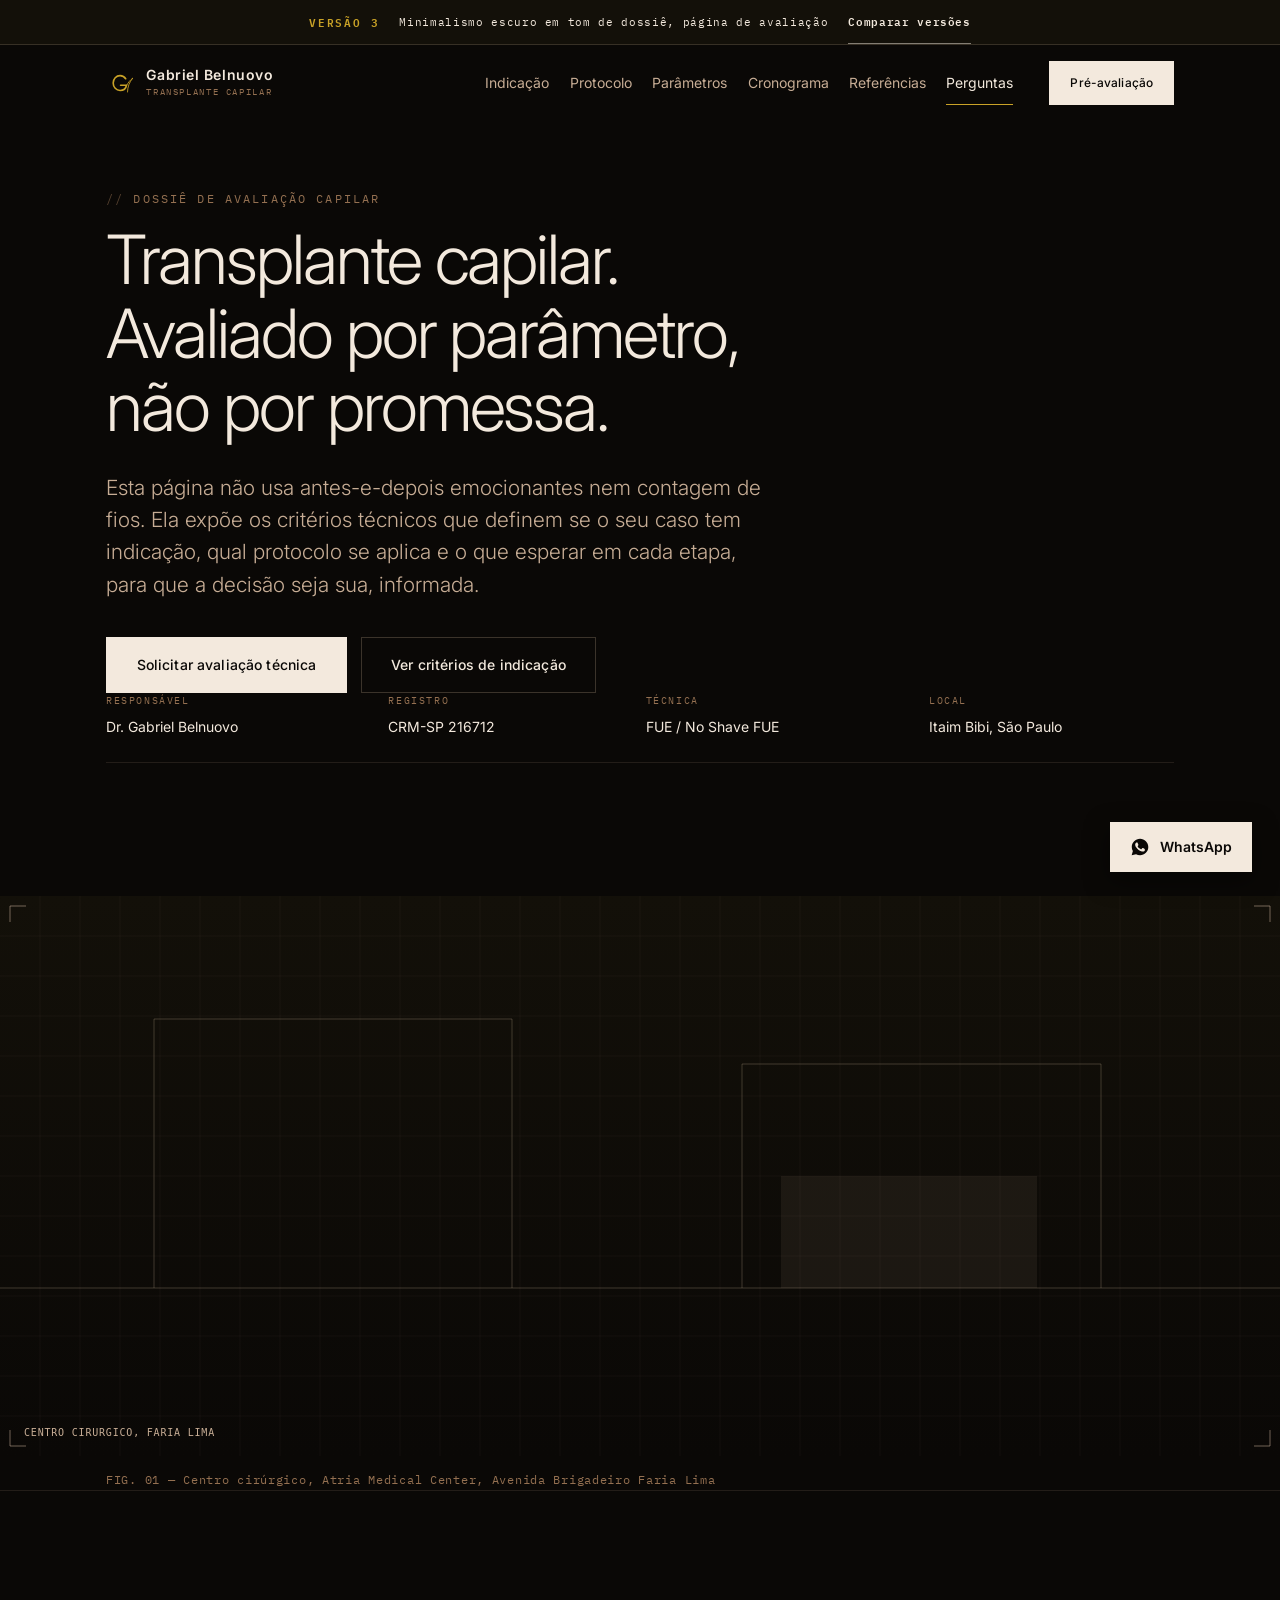
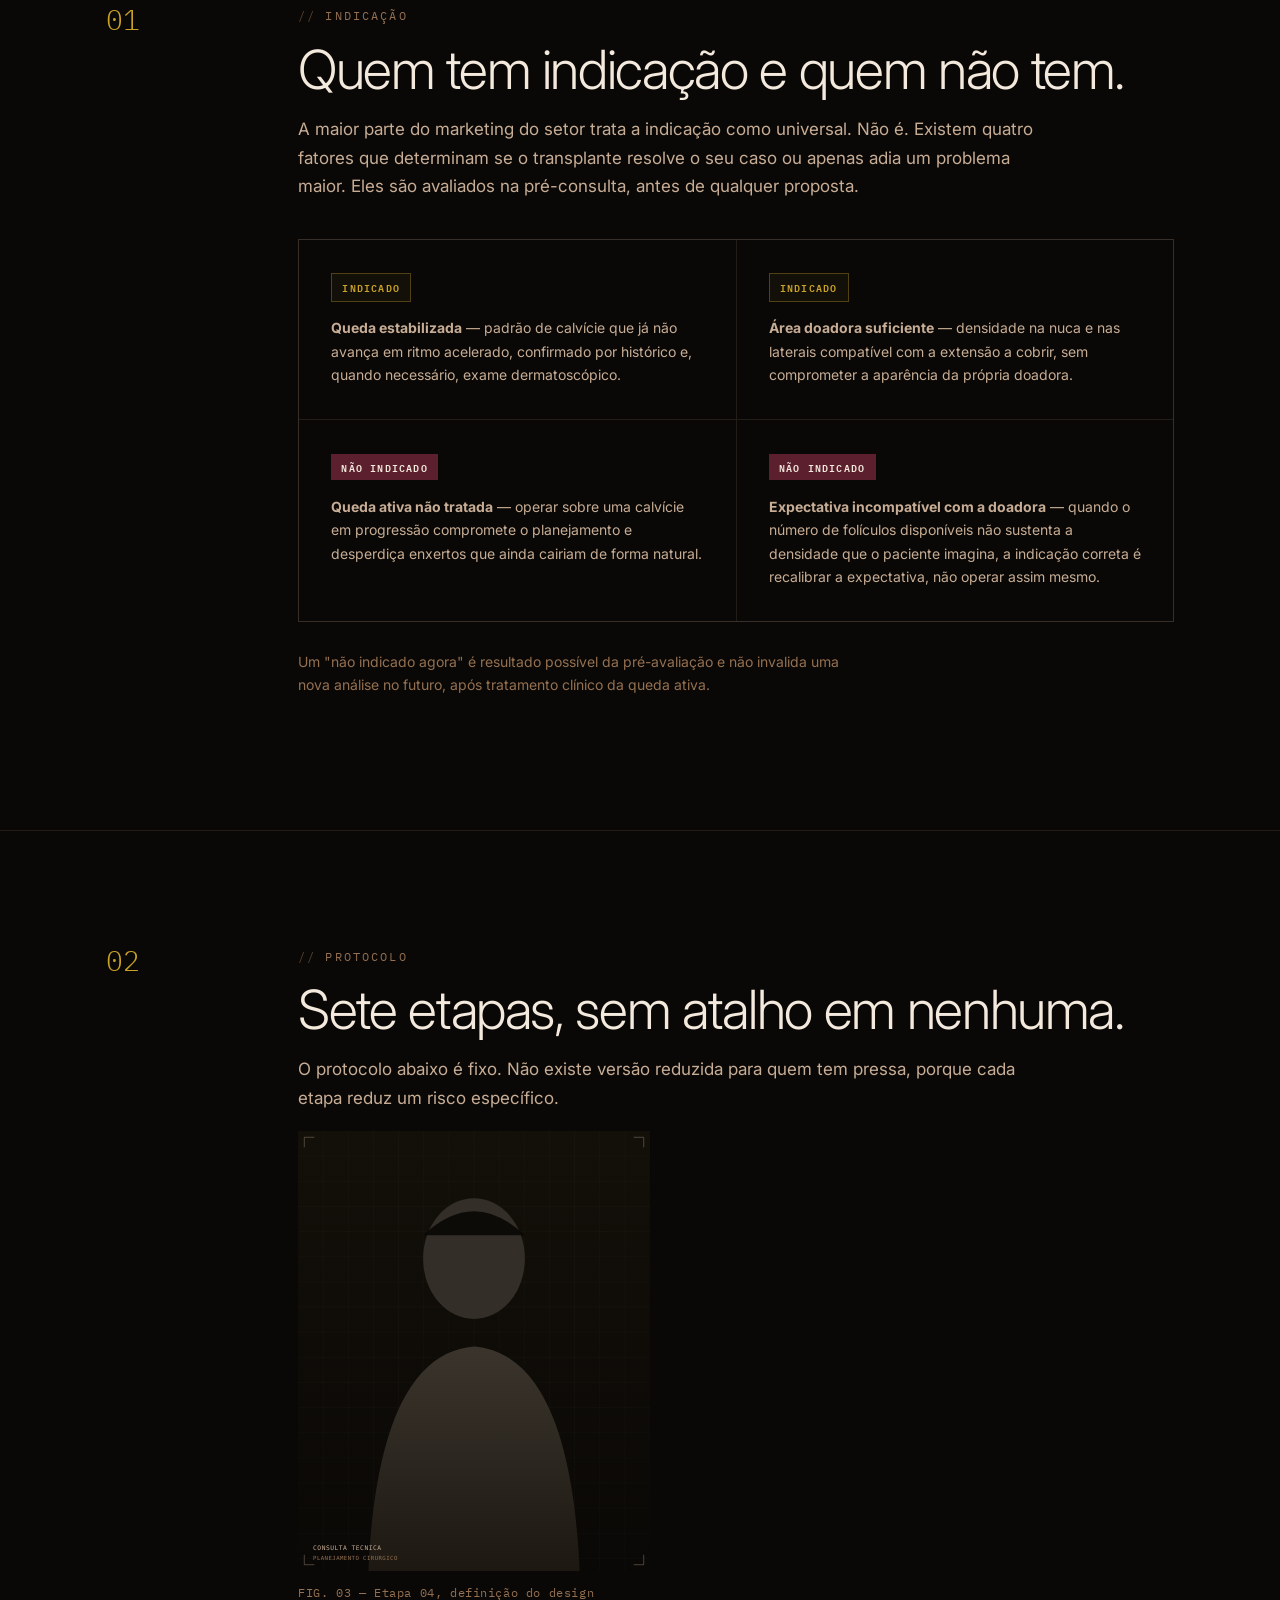
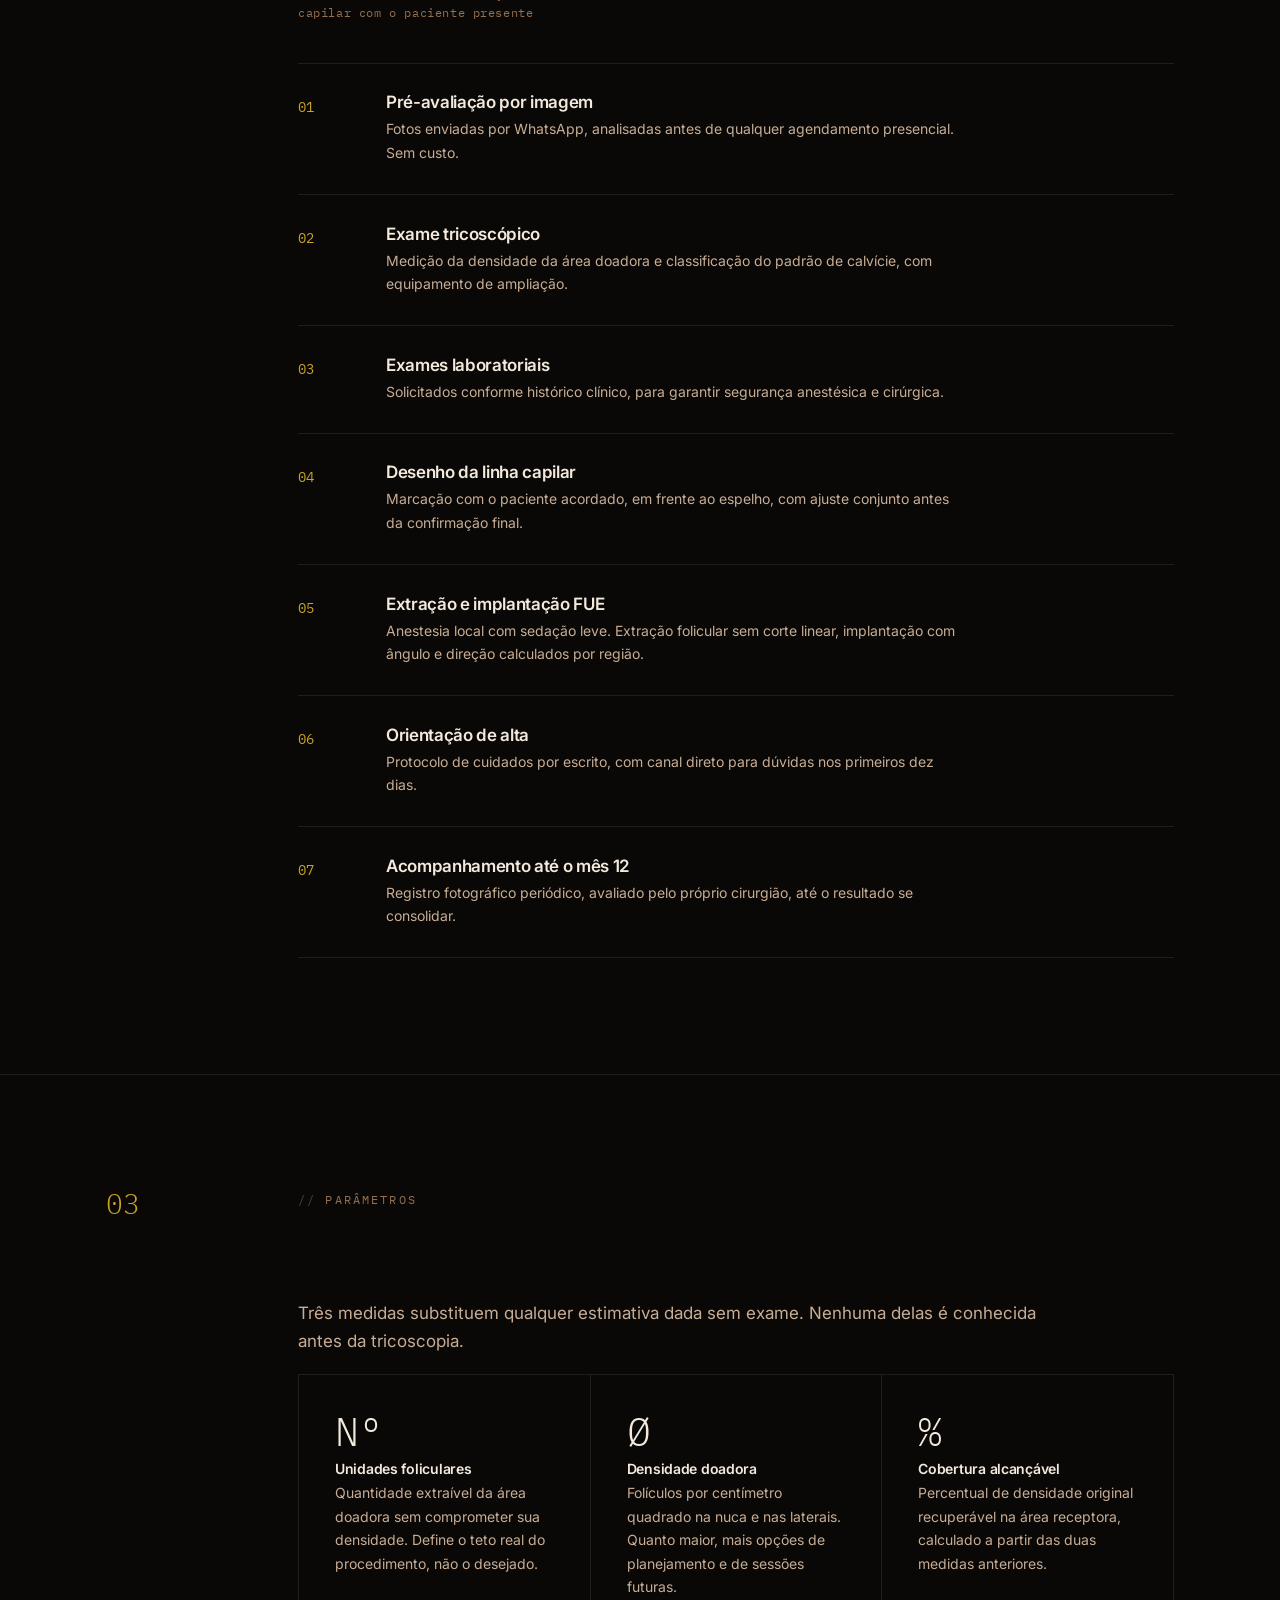
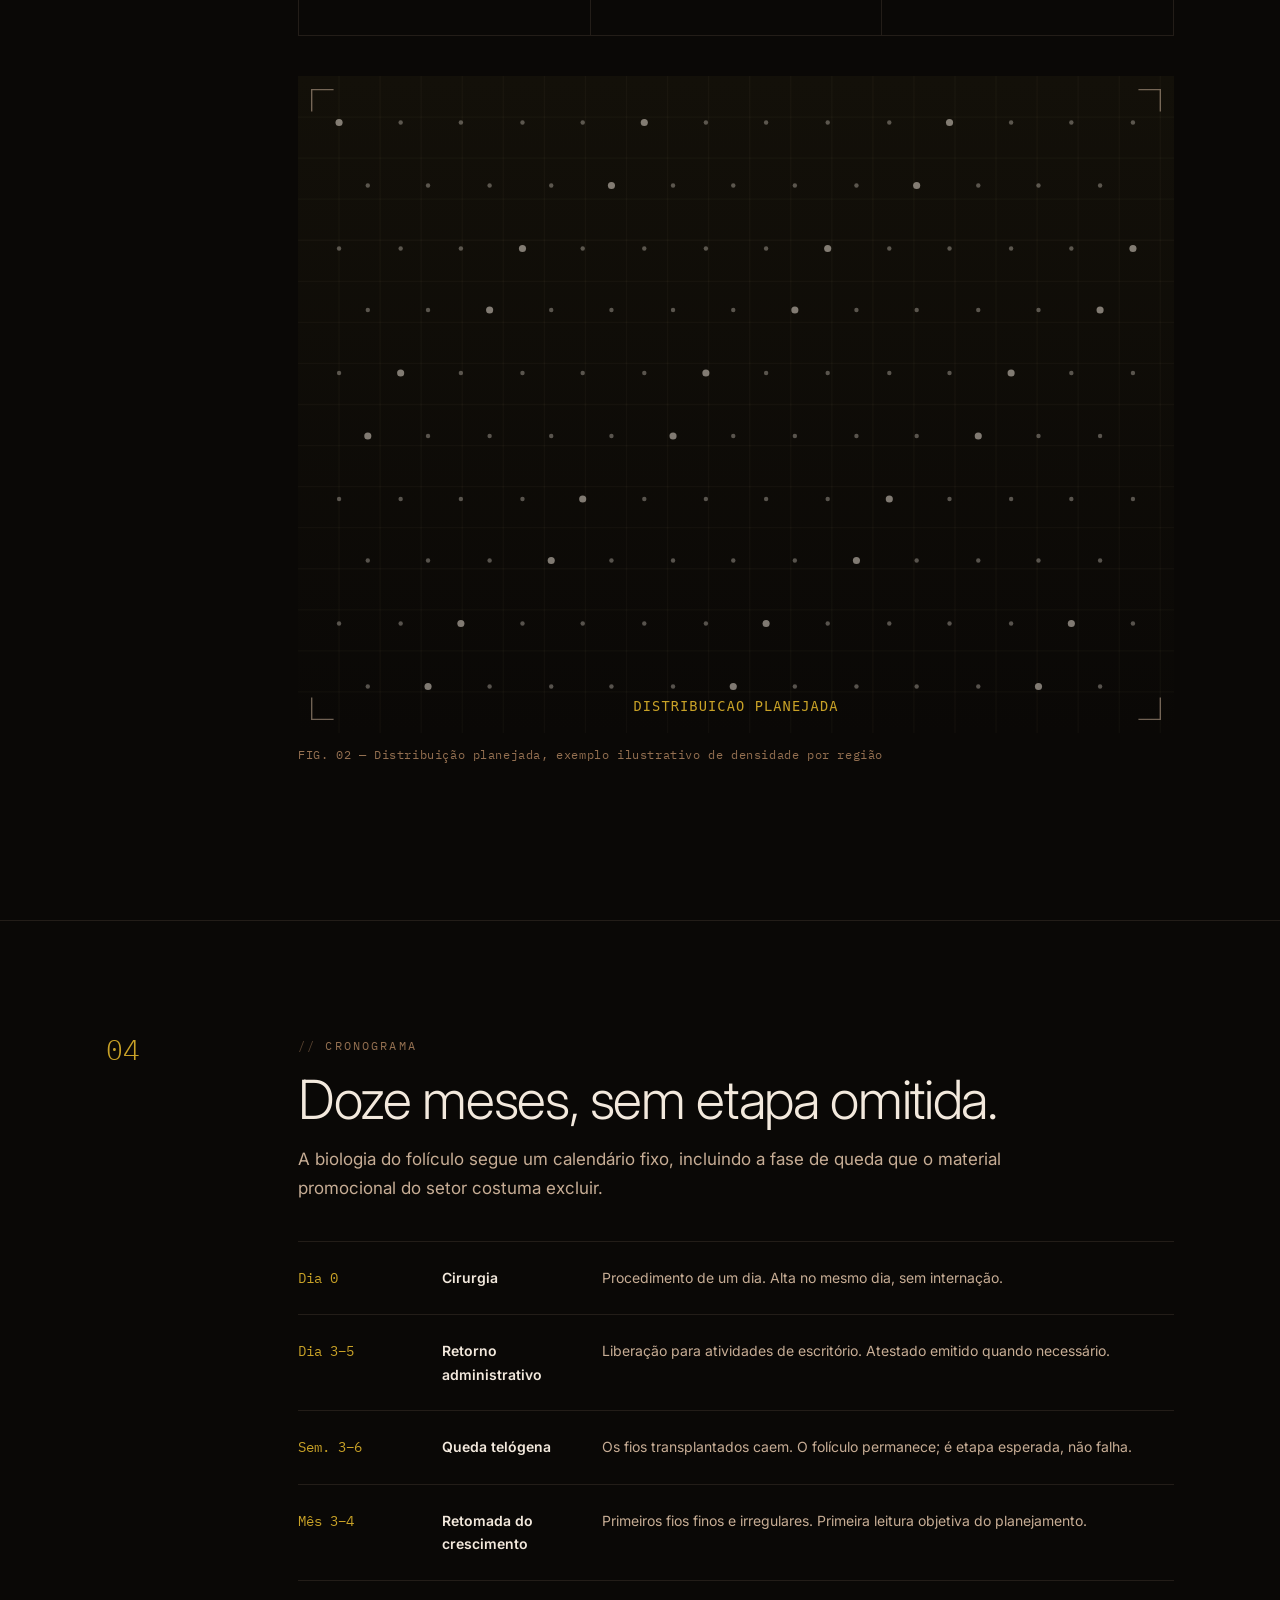
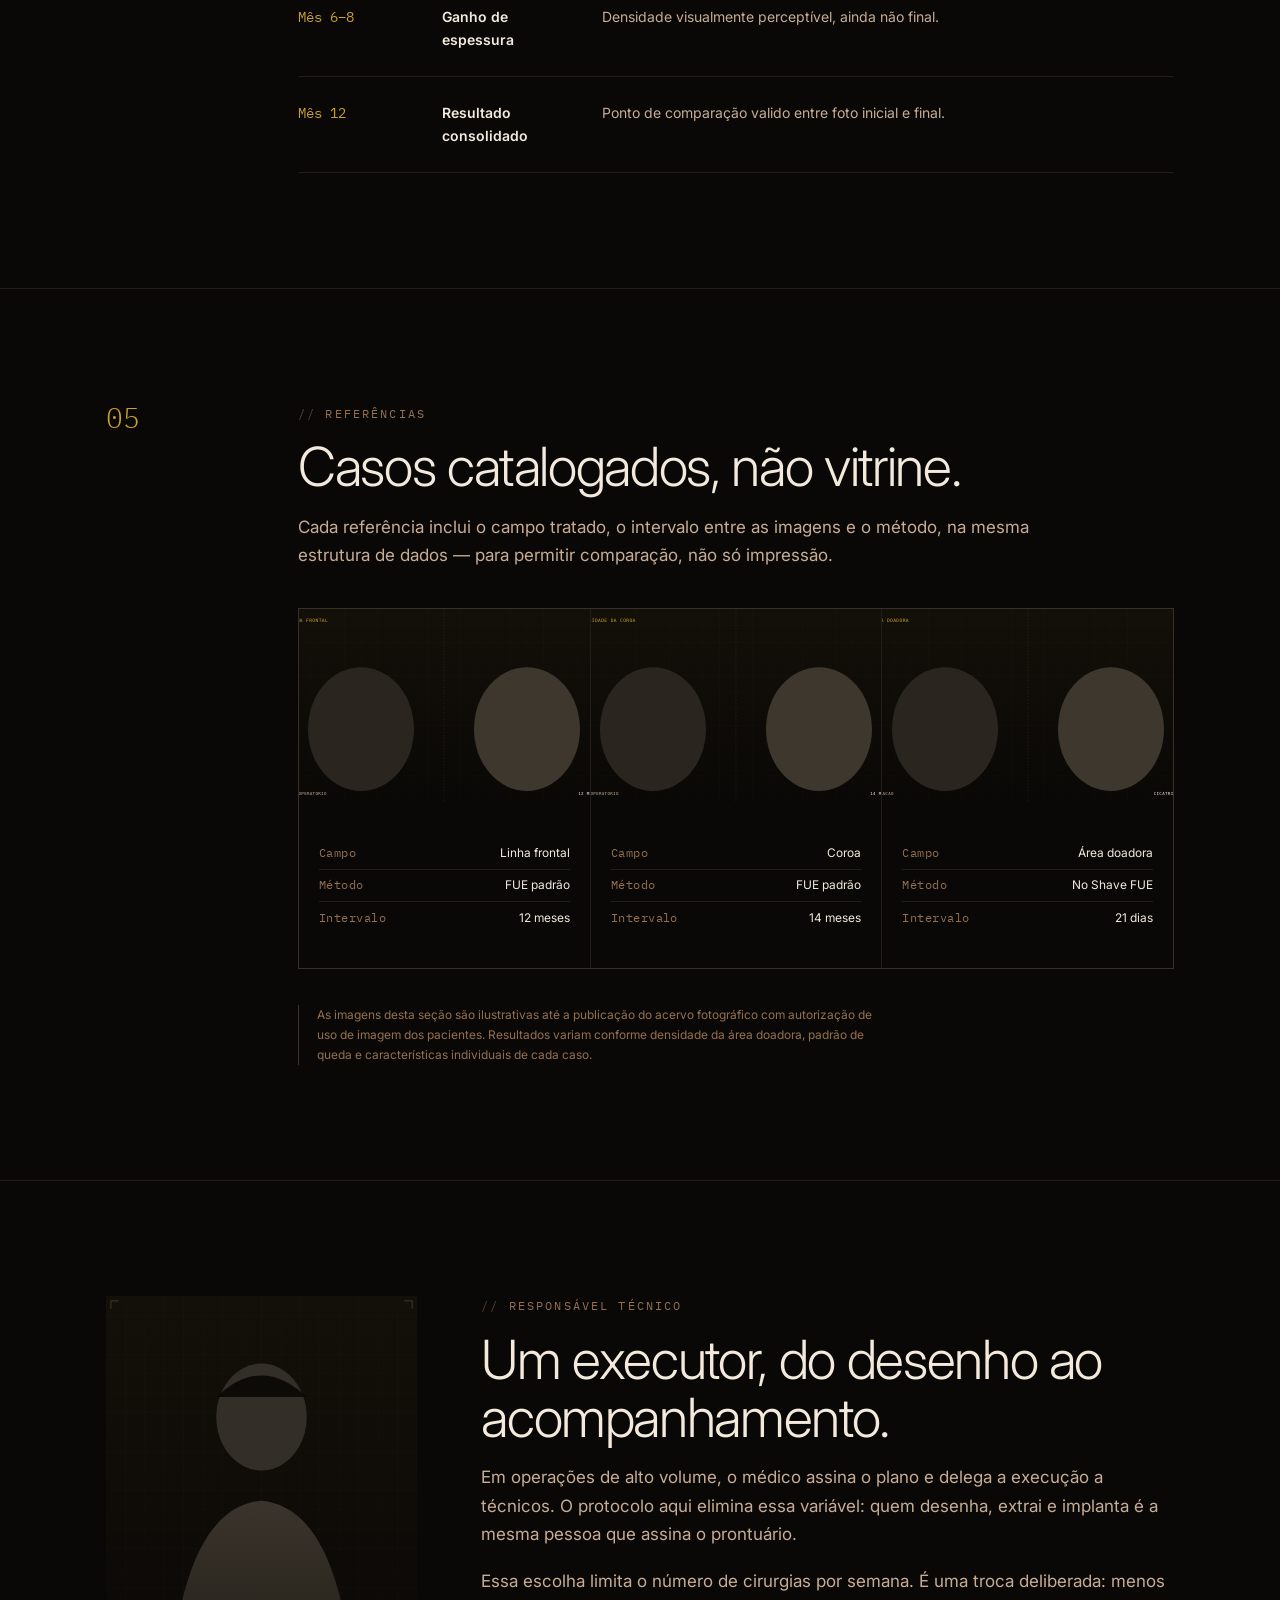
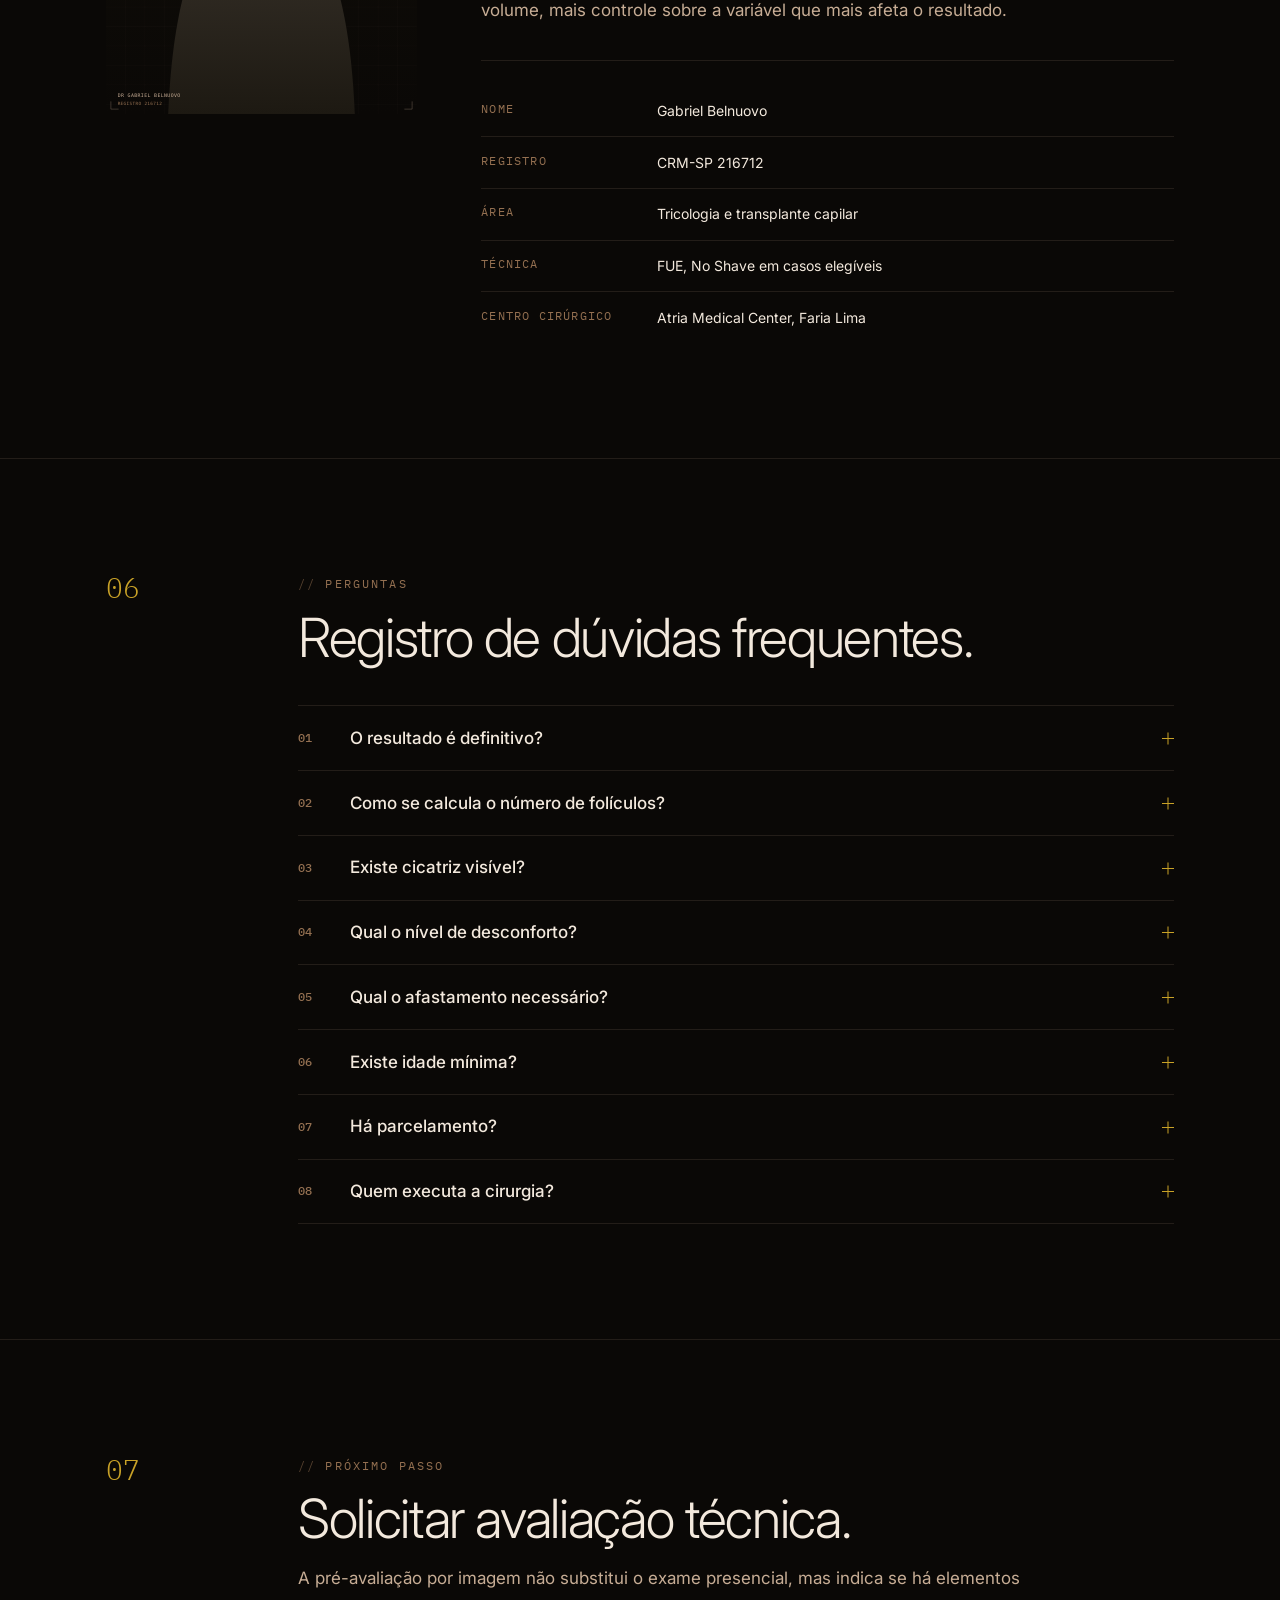
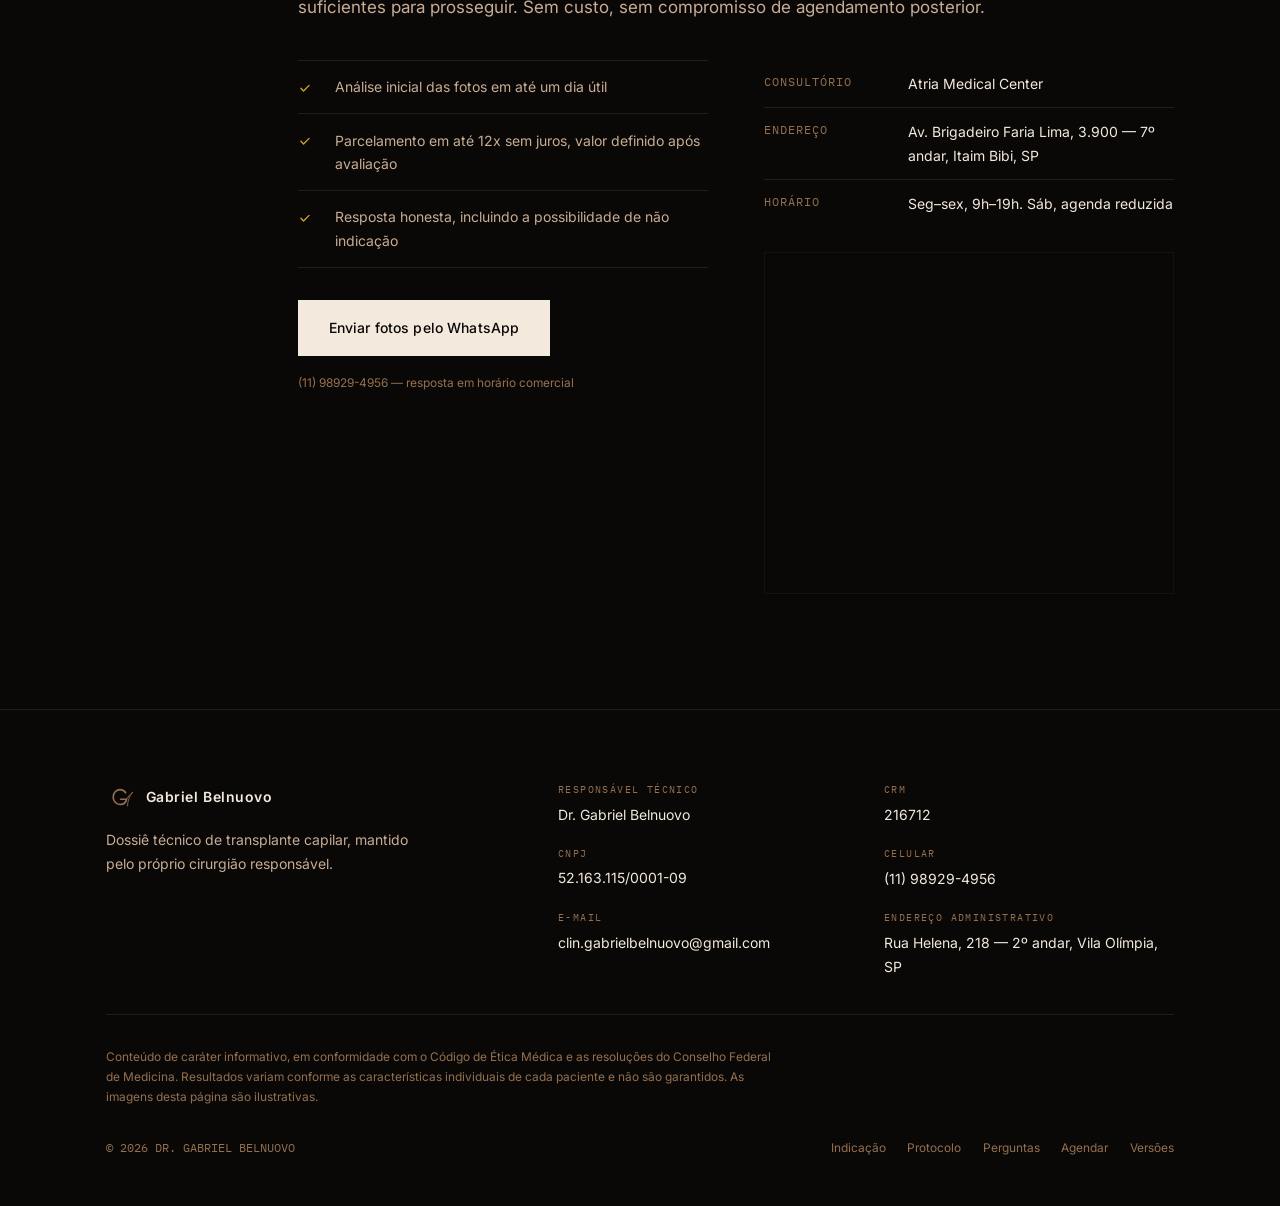
<file: v3/index.html>
<!DOCTYPE html>
<html lang="pt-BR">
<head>
<meta charset="utf-8">
<meta name="viewport" content="width=device-width, initial-scale=1">
<title>[v3] Dr. Gabriel Belnuovo | Transplante Capilar FUE em São Paulo</title>
<meta name="description" content="Dossiê técnico do transplante capilar FUE com o Dr. Gabriel Belnuovo, CRM-SP 216712: indicação, protocolo, parâmetros e cronograma, sem retórica. Pré-avaliação gratuita no Itaim Bibi, São Paulo.">
<meta name="author" content="Dr. Gabriel Belnuovo">
<meta name="theme-color" content="#0A0806">

<!-- Versao de avaliacao: fora do indice de busca, canonical na versao oficial -->
<meta name="robots" content="noindex, nofollow">
<link rel="canonical" href="https://drgabrielbelnuovo.com.br/">

<link rel="preconnect" href="https://fonts.googleapis.com">
<link rel="preconnect" href="https://fonts.gstatic.com" crossorigin>
<link href="https://fonts.googleapis.com/css2?family=Inter:wght@300;400;500;600;700&family=IBM+Plex+Mono:wght@400;500;600&display=swap" rel="stylesheet">
<link rel="stylesheet" href="css/style.css">
<link rel="icon" href="assets/favicon.svg" type="image/svg+xml">

<script>
  if ('IntersectionObserver' in window && !window.matchMedia('(prefers-reduced-motion: reduce)').matches) {
    document.documentElement.className += ' js-entra';
  }
</script>

<!-- Barra de identificacao da versao. Remover ao promover esta versao para a raiz. -->
<style>
  .barra-versao {
    position: sticky;
    top: 0;
    z-index: 60;
    display: flex;
    align-items: center;
    justify-content: center;
    gap: .5rem 1.25rem;
    padding: .55rem 1rem;
    background: #131009;
    color: #F3E9DD;
    font-family: "IBM Plex Mono", monospace;
    font-size: .6875rem;
    letter-spacing: .06em;
    text-align: center;
    border-bottom: 1px solid rgba(199,173,149,.2);
  }
  .barra-versao strong { font-weight: 600; letter-spacing: .16em; text-transform: uppercase; color: #C9A227; }
  .barra-versao a {
    display: inline-flex;
    align-items: center;
    min-height: 44px;
    margin-block: -.55rem;
    color: #F3E9DD;
    font-weight: 600;
    border-bottom: 1px solid rgba(243, 233, 221, .5);
  }
  .barra-versao a:hover { border-bottom-color: #F3E9DD; }
  .topo { top: var(--barra-h, 0px); }
  html { scroll-padding-top: calc(6.5rem + var(--barra-h, 0px)); }
  @media (max-width: 640px) {
    .barra-versao { font-size: .625rem; gap: .5rem 1rem; }
    .barra-versao__desc { display: none; }
    html { scroll-padding-top: calc(5rem + var(--barra-h, 0px)); }
  }
</style>

<script>
  document.addEventListener('DOMContentLoaded', function () {
    var barra = document.querySelector('.barra-versao');
    if (!barra) { return; }
    var medir = function () {
      document.documentElement.style.setProperty('--barra-h', barra.offsetHeight + 'px');
    };
    medir();
    window.addEventListener('resize', medir);
  });
</script>
</head>
<body>

<div class="barra-versao" role="region" aria-label="Identificação da versão">
  <strong>Versão 3</strong>
  <span class="barra-versao__desc">Minimalismo escuro em tom de dossiê, página de avaliação</span>
  <a href="../index.html">Comparar versões</a>
</div>

<a class="pular" href="#leitura">Ir para o conteúdo</a>

<header class="topo" id="topo">
  <div class="pagina topo__interno">
    <a class="marca" href="#capa" aria-label="Dr. Gabriel Belnuovo, transplante capilar, ir para o início">
      <span class="marca__sinal" aria-hidden="true">
        <svg viewBox="0 0 48 48" role="presentation" focusable="false">
          <path d="M31.5 17.2c-1.9-3.2-5.2-5.1-9-5.1-6.1 0-11 5.2-11 11.9S16.4 36 22.5 36c5.3 0 9.4-3.4 10.3-8.4h-9.5" fill="none" stroke="currentColor" stroke-width="2.6" stroke-linecap="round"/>
          <path d="M33 27.6c2.6-4.6 5.9-8.4 10-11.6-5.6 6.6-8.4 13.9-8.6 22.4" fill="none" stroke="currentColor" stroke-width="1.6" stroke-linecap="round" opacity=".85"/>
        </svg>
      </span>
      <span class="marca__texto">
        <span class="marca__nome">Gabriel Belnuovo</span>
        <span class="marca__papel">Transplante Capilar</span>
      </span>
    </a>

    <nav class="indice" id="indice" aria-label="Índice da página">
      <ul class="indice__lista">
        <li><a href="#indicacao">Indicação</a></li>
        <li><a href="#protocolo">Protocolo</a></li>
        <li><a href="#parametros">Parâmetros</a></li>
        <li><a href="#cronograma">Cronograma</a></li>
        <li><a href="#referencias">Referências</a></li>
        <li><a href="#perguntas">Perguntas</a></li>
      </ul>
    </nav>

    <a class="botao botao--solido botao--pequeno topo__cta" href="#agendar">Pré-avaliação</a>

    <button class="sanduiche" id="sanduiche" type="button" aria-label="Abrir índice" aria-expanded="false" aria-controls="indice">
      <span aria-hidden="true"></span><span aria-hidden="true"></span><span aria-hidden="true"></span>
    </button>
  </div>
</header>

<main id="leitura">

  <!-- CAPA -->
  <section class="bloco capa" id="capa">
    <div class="pagina">
      <p class="campo entra">Dossiê de avaliação capilar</p>
      <h1 class="capa__titulo entra">Transplante capilar. Avaliado por parâmetro, não por promessa.</h1>
      <p class="capa__linha entra">Esta página não usa antes-e-depois emocionantes nem contagem de fios. Ela expõe os critérios técnicos que definem se o seu caso tem indicação, qual protocolo se aplica e o que esperar em cada etapa, para que a decisão seja sua, informada.</p>

      <div class="capa__acoes entra">
        <a class="botao botao--solido" href="#agendar">Solicitar avaliação técnica</a>
        <a class="botao botao--linha" href="#indicacao">Ver critérios de indicação</a>
      </div>

      <dl class="capa__ficha entra">
        <div><dt>Responsável</dt><dd>Dr. Gabriel Belnuovo</dd></div>
        <div><dt>Registro</dt><dd>CRM-SP 216712</dd></div>
        <div><dt>Técnica</dt><dd>FUE / No Shave FUE</dd></div>
        <div><dt>Local</dt><dd>Itaim Bibi, São Paulo</dd></div>
      </dl>
    </div>
  </section>

  <!-- MIDIA -->
  <figure class="midia-cheia entra">
    <img src="assets/centro-cirurgico.svg" alt="Centro cirúrgico onde o procedimento é realizado, na Avenida Faria Lima" width="1280" height="560" loading="lazy" decoding="async">
    <figcaption class="pagina">FIG. 01 — Centro cirúrgico, Atria Medical Center, Avenida Brigadeiro Faria Lima</figcaption>
  </figure>

  <!-- INDICACAO -->
  <section class="bloco" id="indicacao">
    <div class="pagina dossie">
      <span class="dossie__num entra">01</span>
      <div>
        <p class="campo entra">Indicação</p>
        <h2 class="entra">Quem tem indicação e quem não tem.</h2>
        <p class="entra" style="max-width: 68ch; font-size: var(--t-0);">A maior parte do marketing do setor trata a indicação como universal. Não é. Existem quatro fatores que determinam se o transplante resolve o seu caso ou apenas adia um problema maior. Eles são avaliados na pré-consulta, antes de qualquer proposta.</p>

        <div class="criterios-grade">
          <article class="criterio-item criterio-item--sim entra">
            <span class="criterio-item__tag">Indicado</span>
            <p><strong>Queda estabilizada</strong> — padrão de calvície que já não avança em ritmo acelerado, confirmado por histórico e, quando necessário, exame dermatoscópico.</p>
          </article>
          <article class="criterio-item criterio-item--sim entra">
            <span class="criterio-item__tag">Indicado</span>
            <p><strong>Área doadora suficiente</strong> — densidade na nuca e nas laterais compatível com a extensão a cobrir, sem comprometer a aparência da própria doadora.</p>
          </article>
          <article class="criterio-item criterio-item--nao entra">
            <span class="criterio-item__tag">Não indicado</span>
            <p><strong>Queda ativa não tratada</strong> — operar sobre uma calvície em progressão compromete o planejamento e desperdiça enxertos que ainda cairiam de forma natural.</p>
          </article>
          <article class="criterio-item criterio-item--nao entra">
            <span class="criterio-item__tag">Não indicado</span>
            <p><strong>Expectativa incompatível com a doadora</strong> — quando o número de folículos disponíveis não sustenta a densidade que o paciente imagina, a indicação correta é recalibrar a expectativa, não operar assim mesmo.</p>
          </article>
        </div>

        <p class="entra" style="margin-top: 1.75rem; font-size: var(--t--1); color: var(--tinta-label);">Um "não indicado agora" é resultado possível da pré-avaliação e não invalida uma nova análise no futuro, após tratamento clínico da queda ativa.</p>
      </div>
    </div>
  </section>

  <!-- PROTOCOLO -->
  <section class="bloco" id="protocolo">
    <div class="pagina dossie">
      <span class="dossie__num entra">02</span>
      <div>
        <p class="campo entra">Protocolo</p>
        <h2 class="entra">Sete etapas, sem atalho em nenhuma.</h2>
        <p class="entra" style="max-width: 68ch; font-size: var(--t-0);">O protocolo abaixo é fixo. Não existe versão reduzida para quem tem pressa, porque cada etapa reduz um risco específico.</p>

        <figure class="midia-apoio midia-apoio--retrato entra">
          <img src="assets/retrato-consulta.svg" alt="Consulta técnica de planejamento, com definição do design capilar" width="560" height="700" loading="lazy" decoding="async">
          <figcaption>FIG. 03 — Etapa 04, definição do design capilar com o paciente presente</figcaption>
        </figure>

        <ol class="protocolo">
          <li class="passo entra">
            <span class="passo__num">01</span>
            <div><h4>Pré-avaliação por imagem</h4><p>Fotos enviadas por WhatsApp, analisadas antes de qualquer agendamento presencial. Sem custo.</p></div>
          </li>
          <li class="passo entra">
            <span class="passo__num">02</span>
            <div><h4>Exame tricoscópico</h4><p>Medição da densidade da área doadora e classificação do padrão de calvície, com equipamento de ampliação.</p></div>
          </li>
          <li class="passo entra">
            <span class="passo__num">03</span>
            <div><h4>Exames laboratoriais</h4><p>Solicitados conforme histórico clínico, para garantir segurança anestésica e cirúrgica.</p></div>
          </li>
          <li class="passo entra">
            <span class="passo__num">04</span>
            <div><h4>Desenho da linha capilar</h4><p>Marcação com o paciente acordado, em frente ao espelho, com ajuste conjunto antes da confirmação final.</p></div>
          </li>
          <li class="passo entra">
            <span class="passo__num">05</span>
            <div><h4>Extração e implantação FUE</h4><p>Anestesia local com sedação leve. Extração folicular sem corte linear, implantação com ângulo e direção calculados por região.</p></div>
          </li>
          <li class="passo entra">
            <span class="passo__num">06</span>
            <div><h4>Orientação de alta</h4><p>Protocolo de cuidados por escrito, com canal direto para dúvidas nos primeiros dez dias.</p></div>
          </li>
          <li class="passo entra">
            <span class="passo__num">07</span>
            <div><h4>Acompanhamento até o mês 12</h4><p>Registro fotográfico periódico, avaliado pelo próprio cirurgião, até o resultado se consolidar.</p></div>
          </li>
        </ol>
      </div>
    </div>
  </section>

  <!-- PARAMETROS -->
  <section class="bloco" id="parametros">
    <div class="pagina dossie">
      <span class="dossie__num entra">03</span>
      <div>
        <p class="campo entra">Parâmetros</p>
        <h2 class="entra">Os números que definem o caso.</h2>
        <p class="entra" style="max-width: 68ch; font-size: var(--t-0);">Três medidas substituem qualquer estimativa dada sem exame. Nenhuma delas é conhecida antes da tricoscopia.</p>

        <div class="parametros">
          <article class="parametro entra">
            <div class="parametro__valor">Nº</div>
            <h3 class="parametro__rotulo">Unidades foliculares</h3>
            <p>Quantidade extraível da área doadora sem comprometer sua densidade. Define o teto real do procedimento, não o desejado.</p>
          </article>
          <article class="parametro entra">
            <div class="parametro__valor">Ø</div>
            <h3 class="parametro__rotulo">Densidade doadora</h3>
            <p>Folículos por centímetro quadrado na nuca e nas laterais. Quanto maior, mais opções de planejamento e de sessões futuras.</p>
          </article>
          <article class="parametro entra">
            <div class="parametro__valor">%</div>
            <h3 class="parametro__rotulo">Cobertura alcançável</h3>
            <p>Percentual de densidade original recuperável na área receptora, calculado a partir das duas medidas anteriores.</p>
          </article>
        </div>

        <figure class="midia-apoio entra" style="margin-top: clamp(1.75rem, 3.5vw, 2.5rem);">
          <img src="assets/matriz-foliculos.svg" alt="Distribuição planejada de unidades foliculares na área receptora" width="640" height="480" loading="lazy" decoding="async">
          <figcaption>FIG. 02 — Distribuição planejada, exemplo ilustrativo de densidade por região</figcaption>
        </figure>
      </div>
    </div>
  </section>

  <!-- CRONOGRAMA -->
  <section class="bloco" id="cronograma">
    <div class="pagina dossie">
      <span class="dossie__num entra">04</span>
      <div>
        <p class="campo entra">Cronograma</p>
        <h2 class="entra">Doze meses, sem etapa omitida.</h2>
        <p class="entra" style="max-width: 68ch; font-size: var(--t-0);">A biologia do folículo segue um calendário fixo, incluindo a fase de queda que o material promocional do setor costuma excluir.</p>

        <div class="tempo-tabela">
          <div class="tempo-linha entra">
            <span class="tempo-linha__marco">Dia 0</span>
            <span class="tempo-linha__titulo">Cirurgia</span>
            <p>Procedimento de um dia. Alta no mesmo dia, sem internação.</p>
          </div>
          <div class="tempo-linha entra">
            <span class="tempo-linha__marco">Dia 3–5</span>
            <span class="tempo-linha__titulo">Retorno administrativo</span>
            <p>Liberação para atividades de escritório. Atestado emitido quando necessário.</p>
          </div>
          <div class="tempo-linha entra">
            <span class="tempo-linha__marco">Sem. 3–6</span>
            <span class="tempo-linha__titulo">Queda telógena</span>
            <p>Os fios transplantados caem. O folículo permanece; é etapa esperada, não falha.</p>
          </div>
          <div class="tempo-linha entra">
            <span class="tempo-linha__marco">Mês 3–4</span>
            <span class="tempo-linha__titulo">Retomada do crescimento</span>
            <p>Primeiros fios finos e irregulares. Primeira leitura objetiva do planejamento.</p>
          </div>
          <div class="tempo-linha entra">
            <span class="tempo-linha__marco">Mês 6–8</span>
            <span class="tempo-linha__titulo">Ganho de espessura</span>
            <p>Densidade visualmente perceptível, ainda não final.</p>
          </div>
          <div class="tempo-linha entra">
            <span class="tempo-linha__marco">Mês 12</span>
            <span class="tempo-linha__titulo">Resultado consolidado</span>
            <p>Ponto de comparação valido entre foto inicial e final.</p>
          </div>
        </div>
      </div>
    </div>
  </section>

  <!-- REFERENCIAS -->
  <section class="bloco" id="referencias">
    <div class="pagina dossie">
      <span class="dossie__num entra">05</span>
      <div>
        <p class="campo entra">Referências</p>
        <h2 class="entra">Casos catalogados, não vitrine.</h2>
        <p class="entra" style="max-width: 68ch; font-size: var(--t-0);">Cada referência inclui o campo tratado, o intervalo entre as imagens e o método, na mesma estrutura de dados — para permitir comparação, não só impressão.</p>

        <div class="referencias">
          <article class="referencia entra">
            <img src="assets/param-linha.svg" alt="Registro comparativo da linha frontal, pré-operatório e doze meses depois" width="720" height="420" loading="lazy" decoding="async">
            <dl class="referencia__dados">
              <div class="referencia__campo"><dt>Campo</dt><dd>Linha frontal</dd></div>
              <div class="referencia__campo"><dt>Método</dt><dd>FUE padrão</dd></div>
              <div class="referencia__campo"><dt>Intervalo</dt><dd>12 meses</dd></div>
            </dl>
          </article>
          <article class="referencia entra">
            <img src="assets/param-coroa.svg" alt="Registro comparativo da coroa, pré-operatório e catorze meses depois" width="720" height="420" loading="lazy" decoding="async">
            <dl class="referencia__dados">
              <div class="referencia__campo"><dt>Campo</dt><dd>Coroa</dd></div>
              <div class="referencia__campo"><dt>Método</dt><dd>FUE padrão</dd></div>
              <div class="referencia__campo"><dt>Intervalo</dt><dd>14 meses</dd></div>
            </dl>
          </article>
          <article class="referencia entra">
            <img src="assets/param-doadora.svg" alt="Registro da área doadora, imediatamente após extração e após cicatrização" width="720" height="420" loading="lazy" decoding="async">
            <dl class="referencia__dados">
              <div class="referencia__campo"><dt>Campo</dt><dd>Área doadora</dd></div>
              <div class="referencia__campo"><dt>Método</dt><dd>No Shave FUE</dd></div>
              <div class="referencia__campo"><dt>Intervalo</dt><dd>21 dias</dd></div>
            </dl>
          </article>
        </div>

        <p class="nota-metodologica entra">As imagens desta seção são ilustrativas até a publicação do acervo fotográfico com autorização de uso de imagem dos pacientes. Resultados variam conforme densidade da área doadora, padrão de queda e características individuais de cada caso.</p>
      </div>
    </div>
  </section>

  <!-- CIRURGIAO -->
  <section class="bloco" id="cirurgiao">
    <div class="pagina cirurgiao">
      <figure class="cirurgiao__retrato entra">
        <img src="assets/retrato-medico.svg" alt="Dr. Gabriel Belnuovo em ambiente cirúrgico" width="640" height="860" loading="lazy" decoding="async">
      </figure>

      <div>
        <p class="campo entra">Responsável técnico</p>
        <h2 class="entra">Um executor, do desenho ao acompanhamento.</h2>
        <p class="entra" style="max-width: 68ch; font-size: var(--t-0);">Em operações de alto volume, o médico assina o plano e delega a execução a técnicos. O protocolo aqui elimina essa variável: quem desenha, extrai e implanta é a mesma pessoa que assina o prontuário.</p>
        <p class="entra">Essa escolha limita o número de cirurgias por semana. É uma troca deliberada: menos volume, mais controle sobre a variável que mais afeta o resultado.</p>

        <dl class="ficha-tecnica entra">
          <div><dt>Nome</dt><dd>Gabriel Belnuovo</dd></div>
          <div><dt>Registro</dt><dd>CRM-SP 216712</dd></div>
          <div><dt>Área</dt><dd>Tricologia e transplante capilar</dd></div>
          <div><dt>Técnica</dt><dd>FUE, No Shave em casos elegíveis</dd></div>
          <div><dt>Centro cirúrgico</dt><dd>Atria Medical Center, Faria Lima</dd></div>
        </dl>
      </div>
    </div>
  </section>

  <!-- PERGUNTAS -->
  <section class="bloco" id="perguntas">
    <div class="pagina dossie">
      <span class="dossie__num entra">06</span>
      <div>
        <p class="campo entra">Perguntas</p>
        <h2 class="entra">Registro de dúvidas frequentes.</h2>

        <div class="perguntas" id="listaPerguntas">
          <details class="pergunta entra">
            <summary><span class="pergunta__num">01</span><span>O resultado é definitivo?</span><span class="pergunta__sinal" aria-hidden="true"></span></summary>
            <div class="pergunta__resposta"><p>Para os folículos transplantados, sim — eles vêm de uma área geneticamente resistente à ação hormonal. Os fios originais ao redor continuam sujeitos à progressão da calvície, por isso o planejamento considera a evolução futura, não apenas o estado atual.</p></div>
          </details>
          <details class="pergunta entra">
            <summary><span class="pergunta__num">02</span><span>Como se calcula o número de folículos?</span><span class="pergunta__sinal" aria-hidden="true"></span></summary>
            <div class="pergunta__resposta"><p>A partir da densidade doadora medida por tricoscopia, da área receptora a cobrir e da densidade final desejada. Qualquer número informado por telefone, sem exame, é estimativa comercial, não dado clínico.</p></div>
          </details>
          <details class="pergunta entra">
            <summary><span class="pergunta__num">03</span><span>Existe cicatriz visível?</span><span class="pergunta__sinal" aria-hidden="true"></span></summary>
            <div class="pergunta__resposta"><p>A técnica FUE não usa corte linear. A extração deixa micropontos que cicatrizam em poucos dias e ficam imperceptíveis a olho nu quando a extração é bem distribuída.</p></div>
          </details>
          <details class="pergunta entra">
            <summary><span class="pergunta__num">04</span><span>Qual o nível de desconforto?</span><span class="pergunta__sinal" aria-hidden="true"></span></summary>
            <div class="pergunta__resposta"><p>Concentrado nos minutos da aplicação da anestesia local. Com sedação leve, o restante do procedimento ocorre com o paciente confortável e consciente.</p></div>
          </details>
          <details class="pergunta entra">
            <summary><span class="pergunta__num">05</span><span>Qual o afastamento necessário?</span><span class="pergunta__sinal" aria-hidden="true"></span></summary>
            <div class="pergunta__resposta"><p>Três a cinco dias para atividades administrativas, com atestado quando necessário. Atividades de impacto, sauna e exposição solar retornam de forma progressiva.</p></div>
          </details>
          <details class="pergunta entra">
            <summary><span class="pergunta__num">06</span><span>Existe idade mínima?</span><span class="pergunta__sinal" aria-hidden="true"></span></summary>
            <div class="pergunta__resposta"><p>Em geral a partir dos 25 anos, quando o padrão de queda tende a maior estabilidade. Casos mais jovens exigem avaliação criteriosa, porque um desenho feito cedo demais pode não envelhecer bem.</p></div>
          </details>
          <details class="pergunta entra">
            <summary><span class="pergunta__num">07</span><span>Há parcelamento?</span><span class="pergunta__sinal" aria-hidden="true"></span></summary>
            <div class="pergunta__resposta"><p>Sim, em até 12x sem juros no cartão. O valor final depende do número de unidades foliculares e da extensão da área tratada, definidos após a avaliação.</p></div>
          </details>
          <details class="pergunta entra">
            <summary><span class="pergunta__num">08</span><span>Quem executa a cirurgia?</span><span class="pergunta__sinal" aria-hidden="true"></span></summary>
            <div class="pergunta__resposta"><p>O Dr. Gabriel Belnuovo, CRM-SP 216712, do desenho à implantação, com apoio de equipe de enfermagem. Nenhuma etapa crítica é delegada a terceiros.</p></div>
          </details>
        </div>
      </div>
    </div>
  </section>

  <!-- AGENDAR -->
  <section class="bloco" id="agendar">
    <div class="pagina dossie">
      <span class="dossie__num entra">07</span>
      <div>
        <p class="campo entra">Próximo passo</p>
        <h2 class="entra">Solicitar avaliação técnica.</h2>
        <p class="entra" style="max-width: 68ch; font-size: var(--t-0);">A pré-avaliação por imagem não substitui o exame presencial, mas indica se há elementos suficientes para prosseguir. Sem custo, sem compromisso de agendamento posterior.</p>

        <div class="agendar-grade">
          <div>
            <ul class="condicoes-lista entra" role="list">
              <li>
                <svg viewBox="0 0 24 24" aria-hidden="true" focusable="false"><path d="m5 12.5 4.5 4.5L19 7.5" fill="none" stroke="currentColor" stroke-width="2.4" stroke-linecap="round" stroke-linejoin="round"/></svg>
                Análise inicial das fotos em até um dia útil
              </li>
              <li>
                <svg viewBox="0 0 24 24" aria-hidden="true" focusable="false"><path d="m5 12.5 4.5 4.5L19 7.5" fill="none" stroke="currentColor" stroke-width="2.4" stroke-linecap="round" stroke-linejoin="round"/></svg>
                Parcelamento em até 12x sem juros, valor definido após avaliação
              </li>
              <li>
                <svg viewBox="0 0 24 24" aria-hidden="true" focusable="false"><path d="m5 12.5 4.5 4.5L19 7.5" fill="none" stroke="currentColor" stroke-width="2.4" stroke-linecap="round" stroke-linejoin="round"/></svg>
                Resposta honesta, incluindo a possibilidade de não indicação
              </li>
            </ul>
            <a class="botao botao--solido entra" href="https://wa.me/5511989294956?text=Ol%C3%A1%2C%20gostaria%20de%20solicitar%20a%20pr%C3%A9-avalia%C3%A7%C3%A3o%20t%C3%A9cnica%20de%20transplante%20capilar." target="_blank" rel="noopener">Enviar fotos pelo WhatsApp</a>
            <p class="agendar-nota entra">(11) 98929-4956 — resposta em horário comercial</p>
          </div>

          <div>
            <dl class="endereco-lista entra">
              <div><dt>Consultório</dt><dd>Atria Medical Center</dd></div>
              <div><dt>Endereço</dt><dd>Av. Brigadeiro Faria Lima, 3.900 — 7º andar, Itaim Bibi, SP</dd></div>
              <div><dt>Horário</dt><dd>Seg–sex, 9h–19h. Sáb, agenda reduzida</dd></div>
            </dl>
            <div class="mapa entra">
              <iframe
                title="Mapa do consultório na Avenida Brigadeiro Faria Lima, 3.900, Itaim Bibi, São Paulo"
                src="https://www.google.com/maps?q=Avenida%20Brigadeiro%20Faria%20Lima%203900%20Itaim%20Bibi%20Sao%20Paulo&output=embed"
                loading="lazy" referrerpolicy="no-referrer-when-downgrade"></iframe>
            </div>
          </div>
        </div>
      </div>
    </div>
  </section>

</main>

<footer class="rodape">
  <div class="pagina">
    <div class="rodape__grade">
      <div>
        <div class="rodape__marca">
          <span class="marca__sinal" aria-hidden="true">
            <svg viewBox="0 0 48 48" role="presentation" focusable="false">
              <path d="M31.5 17.2c-1.9-3.2-5.2-5.1-9-5.1-6.1 0-11 5.2-11 11.9S16.4 36 22.5 36c5.3 0 9.4-3.4 10.3-8.4h-9.5" fill="none" stroke="currentColor" stroke-width="2.6" stroke-linecap="round"/>
              <path d="M33 27.6c2.6-4.6 5.9-8.4 10-11.6-5.6 6.6-8.4 13.9-8.6 22.4" fill="none" stroke="currentColor" stroke-width="1.6" stroke-linecap="round" opacity=".85"/>
            </svg>
          </span>
          <span class="marca__nome">Gabriel Belnuovo</span>
        </div>
        <p class="rodape__linha">Dossiê técnico de transplante capilar, mantido pelo próprio cirurgião responsável.</p>
      </div>

      <dl class="rodape__dados">
        <div><dt>Responsável técnico</dt><dd>Dr. Gabriel Belnuovo</dd></div>
        <div><dt>CRM</dt><dd>216712</dd></div>
        <div><dt>CNPJ</dt><dd>52.163.115/0001-09</dd></div>
        <div><dt>Celular</dt><dd><a href="tel:+5511989294956">(11) 98929-4956</a></dd></div>
        <div><dt>E-mail</dt><dd><a href="mailto:clin.gabrielbelnuovo@gmail.com">clin.gabrielbelnuovo@gmail.com</a></dd></div>
        <div><dt>Endereço administrativo</dt><dd>Rua Helena, 218 — 2º andar, Vila Olímpia, SP</dd></div>
      </dl>
    </div>

    <div class="rodape__base">
      <p class="rodape__legal">Conteúdo de caráter informativo, em conformidade com o Código de Ética Médica e as resoluções do Conselho Federal de Medicina. Resultados variam conforme as características individuais de cada paciente e não são garantidos. As imagens desta página são ilustrativas.</p>
      <div class="rodape__fim">
        <p>© <span id="ano">2026</span> DR. GABRIEL BELNUOVO</p>
        <nav aria-label="Navegação do rodapé">
          <a href="#indicacao">Indicação</a>
          <a href="#protocolo">Protocolo</a>
          <a href="#perguntas">Perguntas</a>
          <a href="#agendar">Agendar</a>
          <a href="../index.html">Versões</a>
        </nav>
      </div>
    </div>
  </div>
</footer>

<a class="zap" href="https://wa.me/5511989294956?text=Ol%C3%A1%2C%20gostaria%20de%20solicitar%20a%20pr%C3%A9-avalia%C3%A7%C3%A3o%20t%C3%A9cnica%20de%20transplante%20capilar." target="_blank" rel="noopener" aria-label="Falar com a clínica pelo WhatsApp">
  <svg viewBox="0 0 24 24" aria-hidden="true" focusable="false"><path fill="currentColor" d="M12.04 2C6.58 2 2.13 6.45 2.13 11.91c0 1.75.46 3.45 1.32 4.95L2 22l5.25-1.38a9.9 9.9 0 0 0 4.79 1.22h.01c5.46 0 9.91-4.45 9.91-9.91C21.96 6.45 17.5 2 12.04 2Zm5.8 14.14c-.24.68-1.42 1.31-1.96 1.36-.54.05-1.04.24-3.5-.72-2.96-1.16-4.83-4.2-4.98-4.4-.14-.2-1.18-1.57-1.18-3 0-1.42.75-2.12 1.01-2.41.26-.29.57-.36.76-.36.19 0 .38 0 .55.01.18.01.41-.07.64.49.24.57.81 1.98.88 2.12.07.15.12.32.02.51-.09.2-.14.32-.29.49-.14.17-.3.38-.43.51-.14.14-.29.29-.12.57.16.29.73 1.2 1.56 1.95 1.07.95 1.97 1.25 2.26 1.39.29.15.46.12.63-.07.17-.2.72-.85.91-1.14.19-.29.39-.24.65-.15.26.1 1.67.79 1.96.93.29.15.48.22.55.34.07.13.07.75-.17 1.42Z"/></svg>
  <span>WhatsApp</span>
</a>

<script src="js/main.js" defer></script>
</body>
</html>
</file>
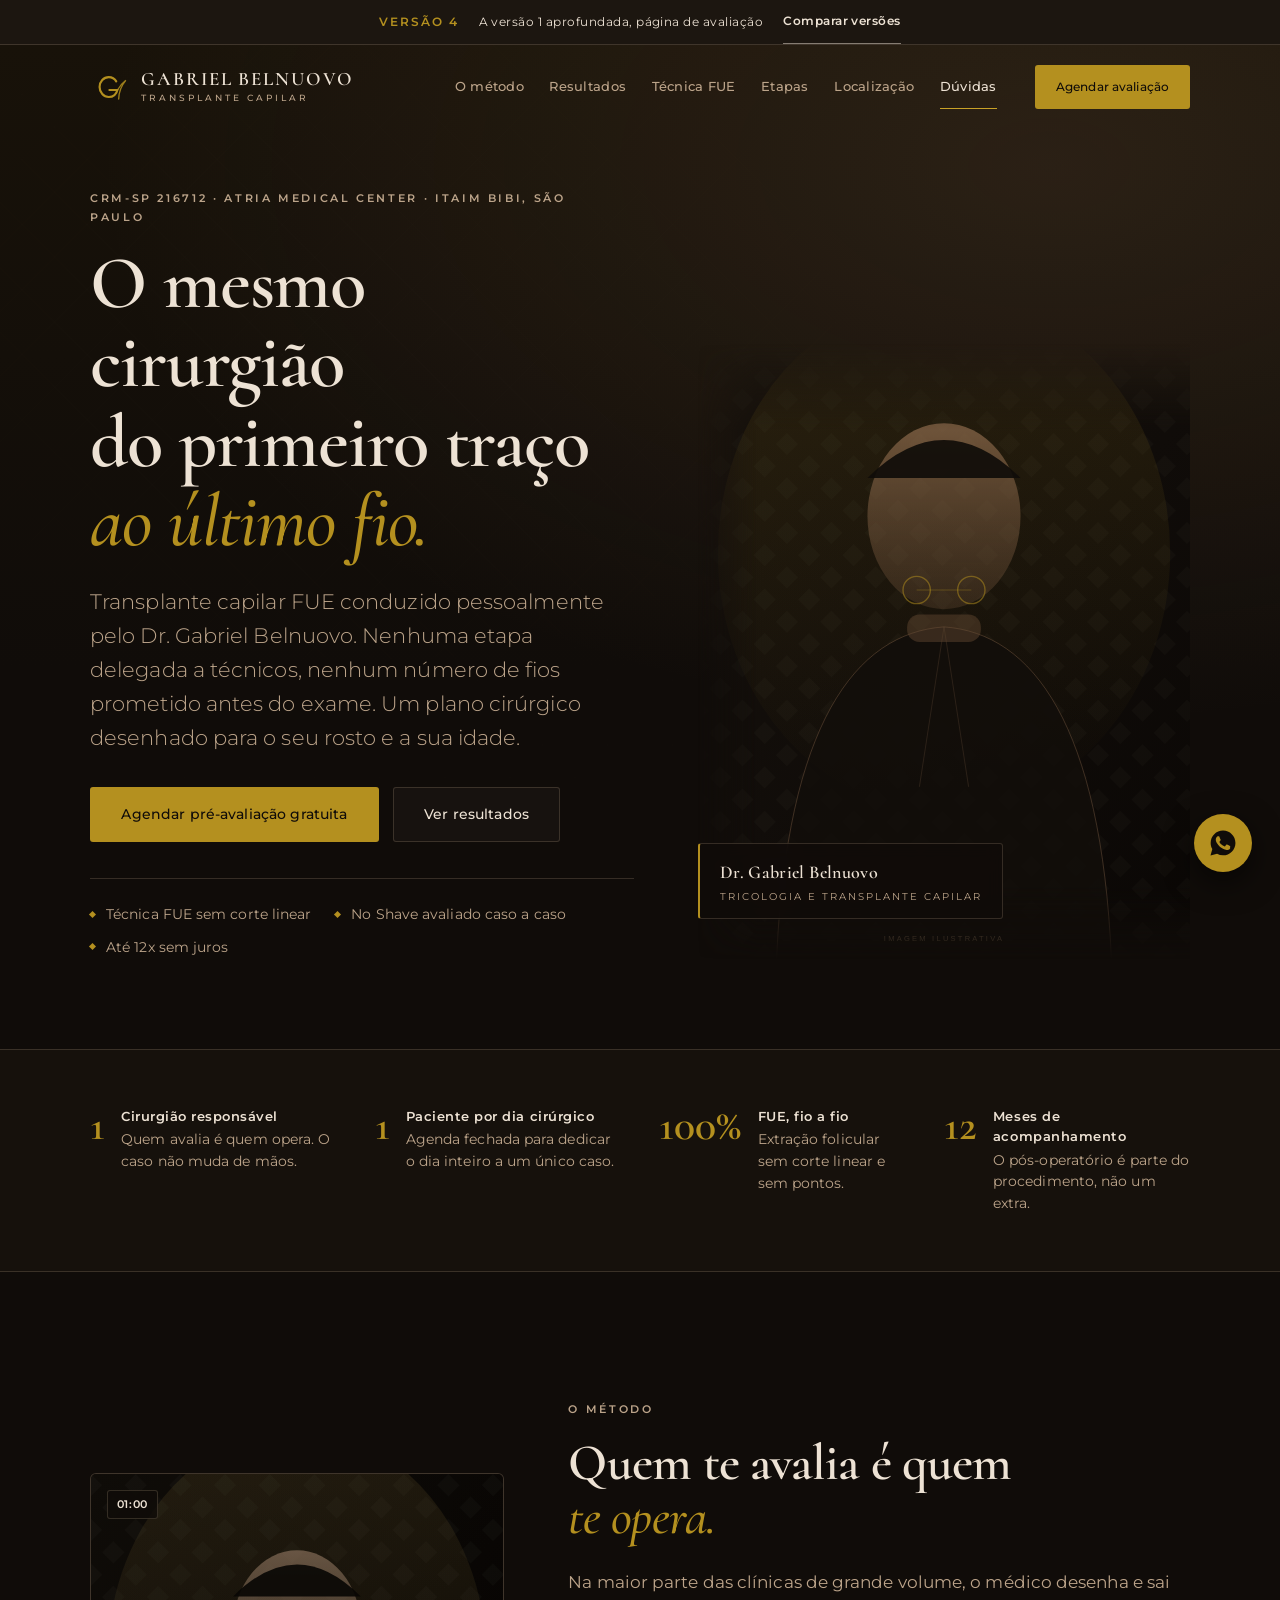
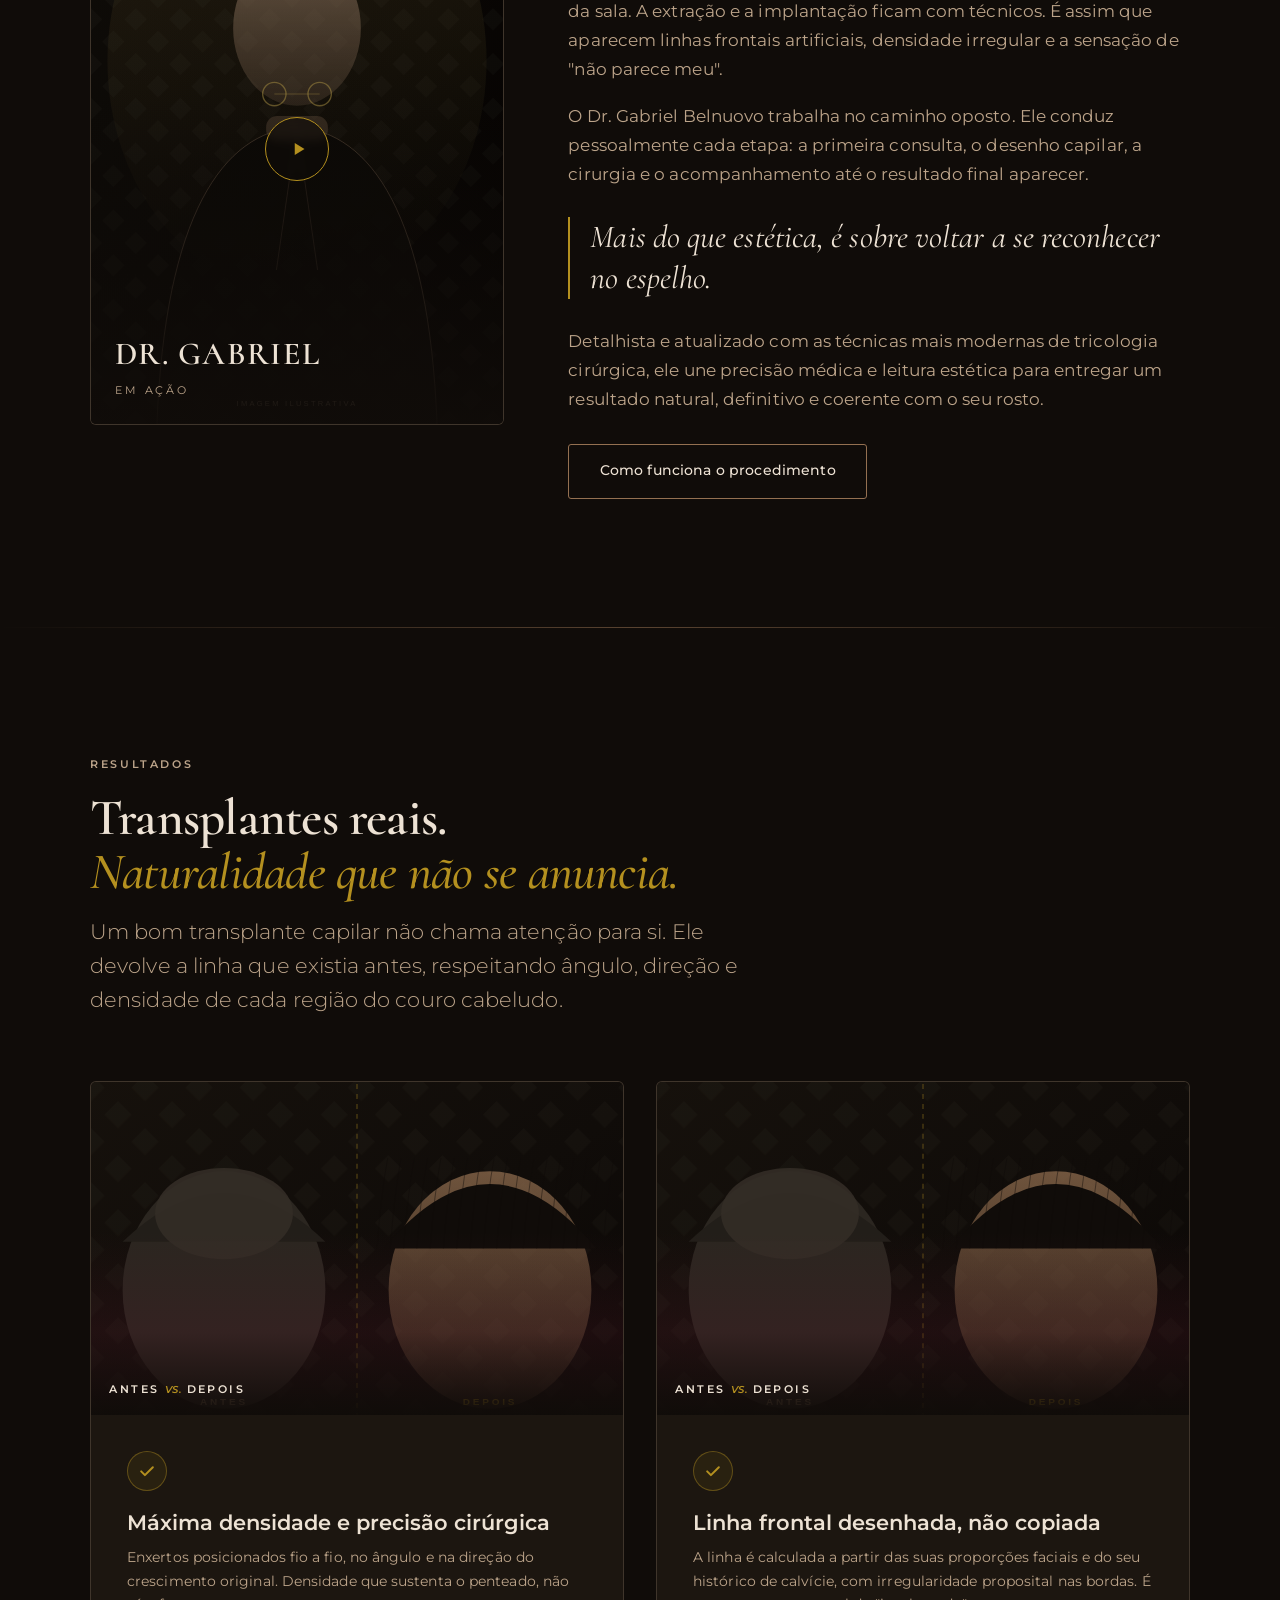
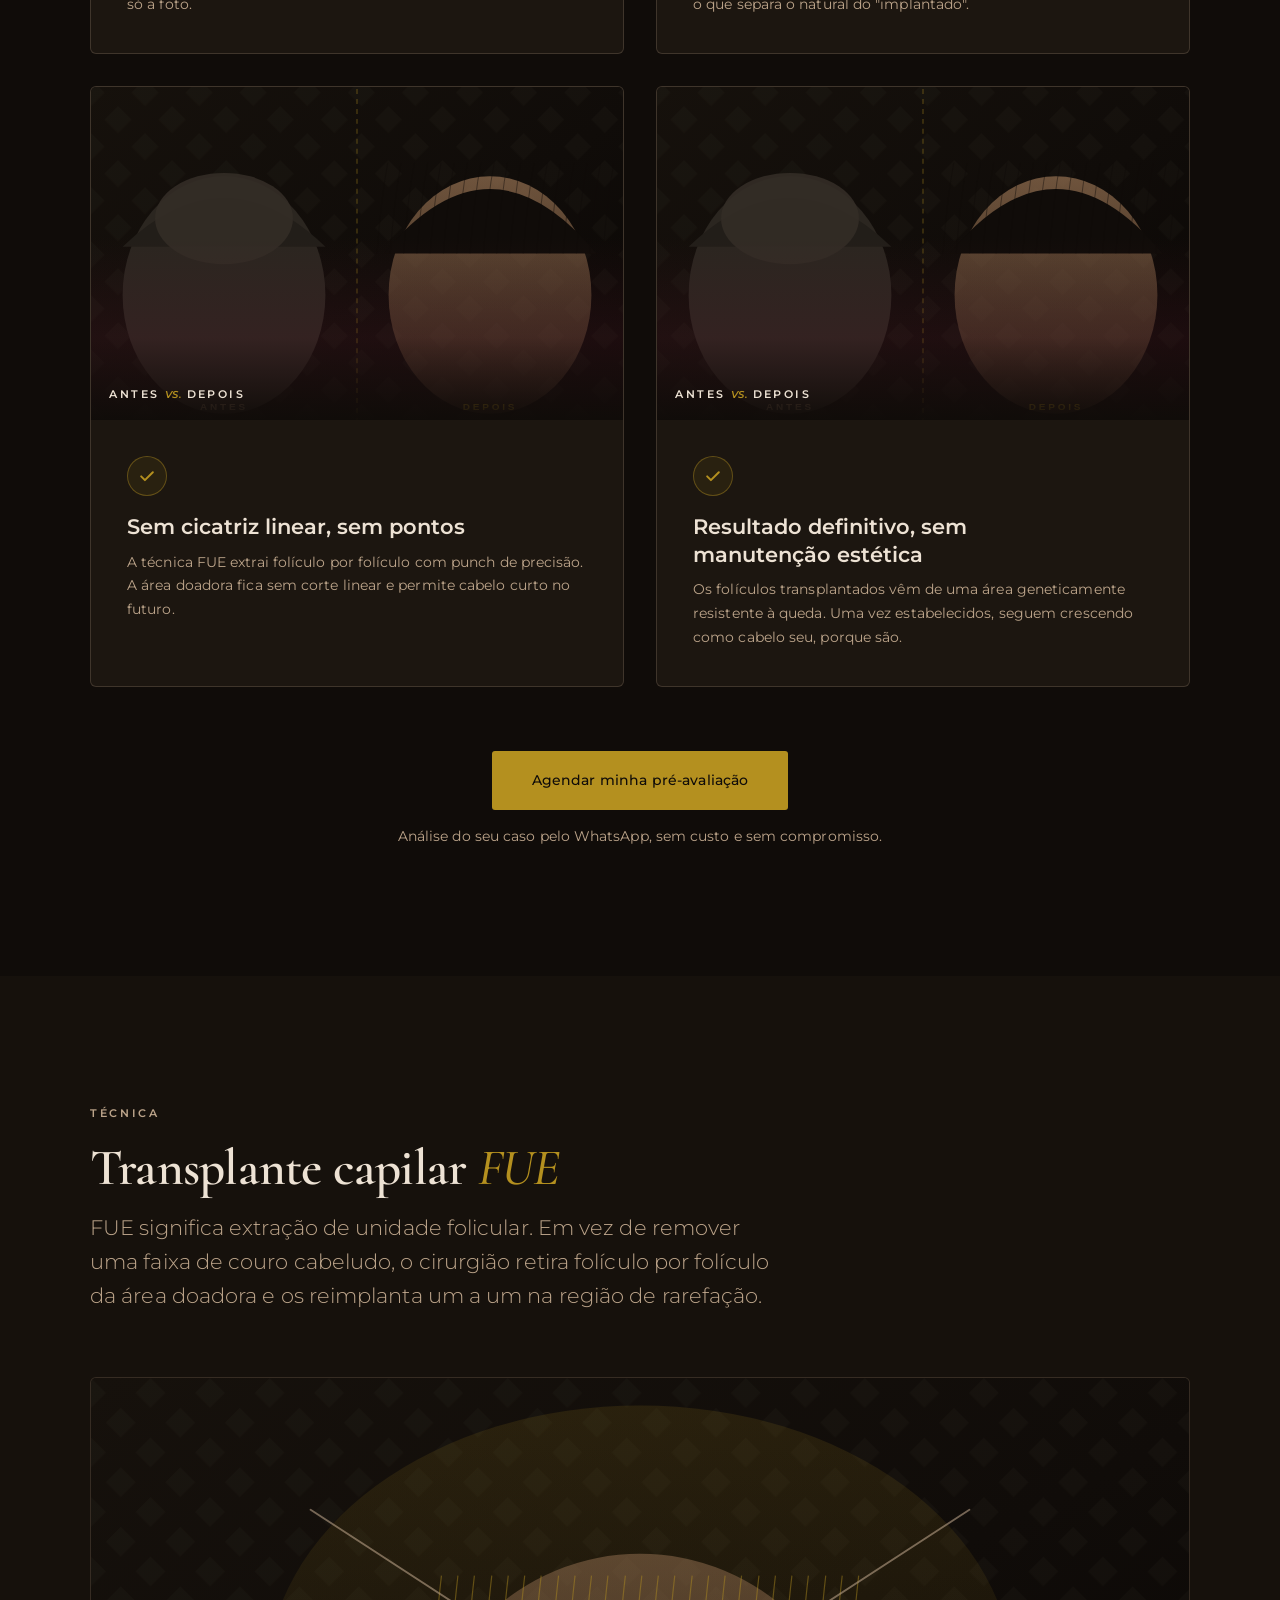
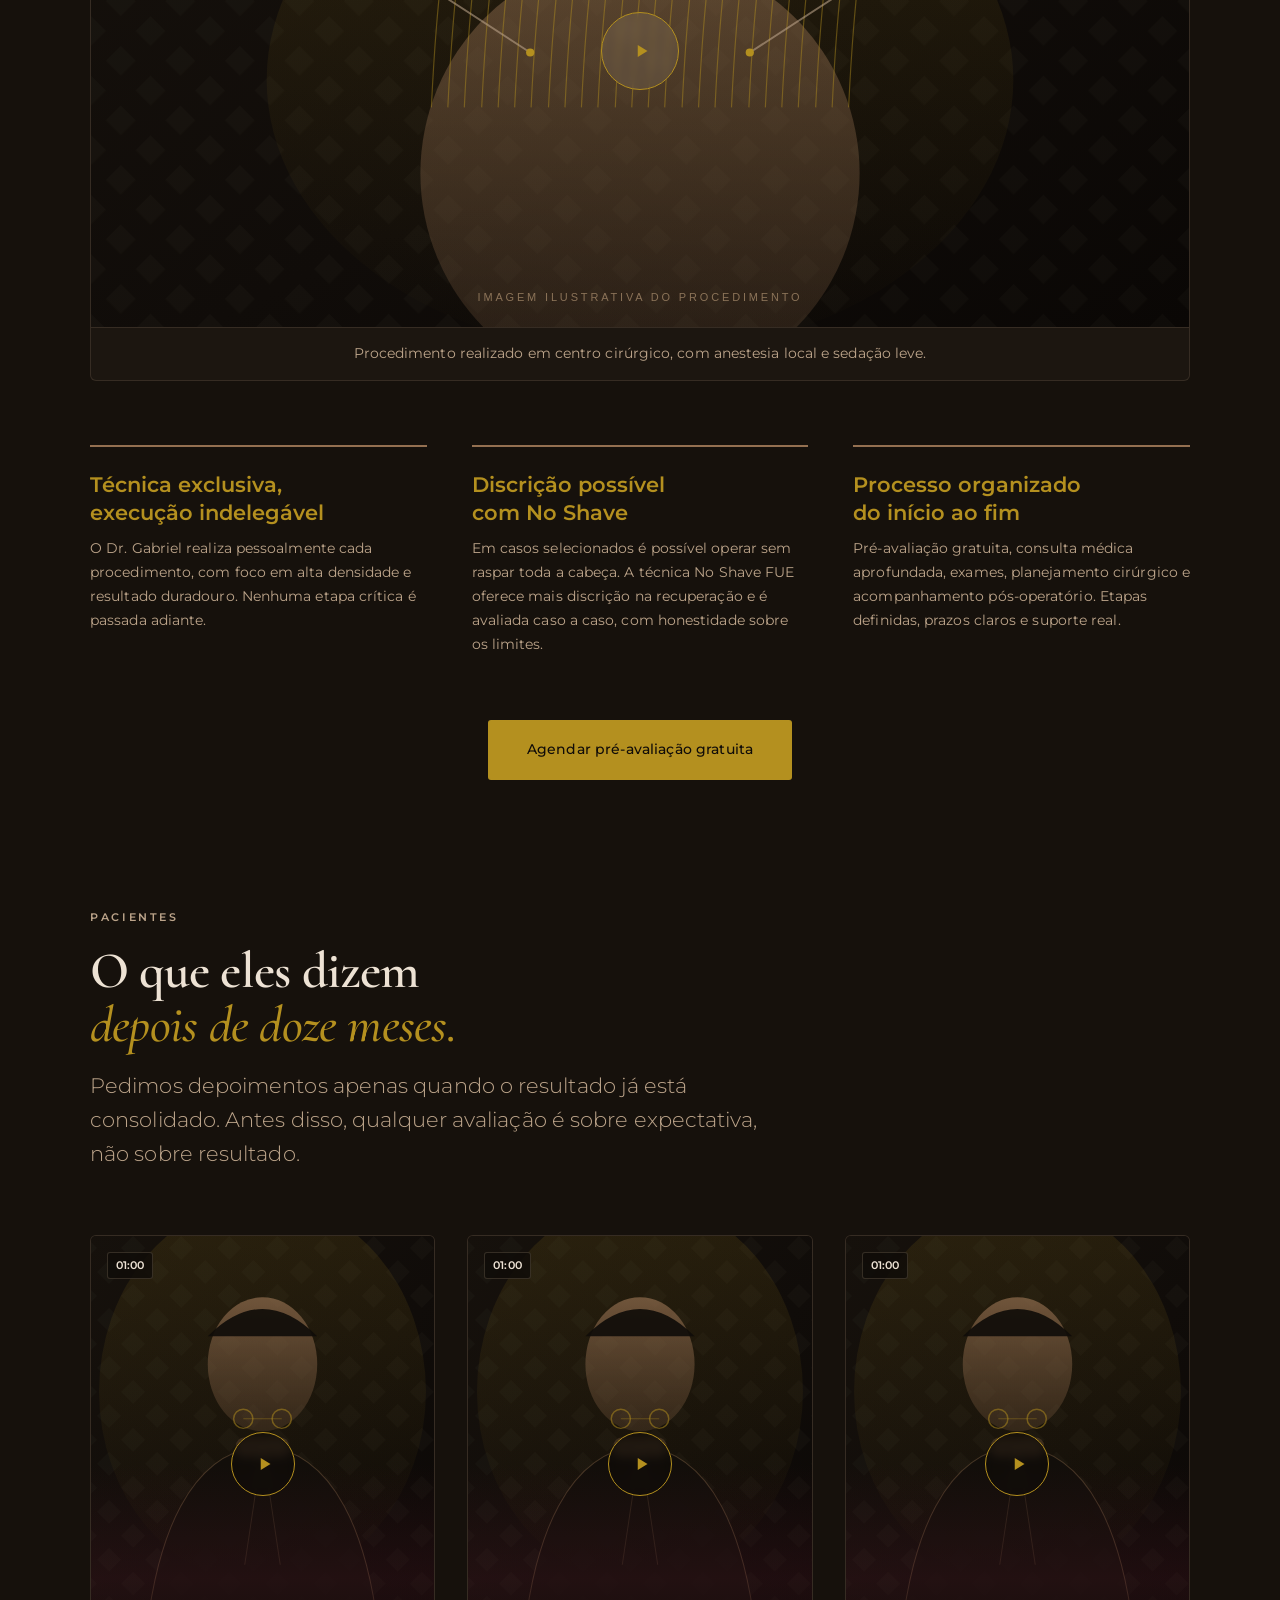
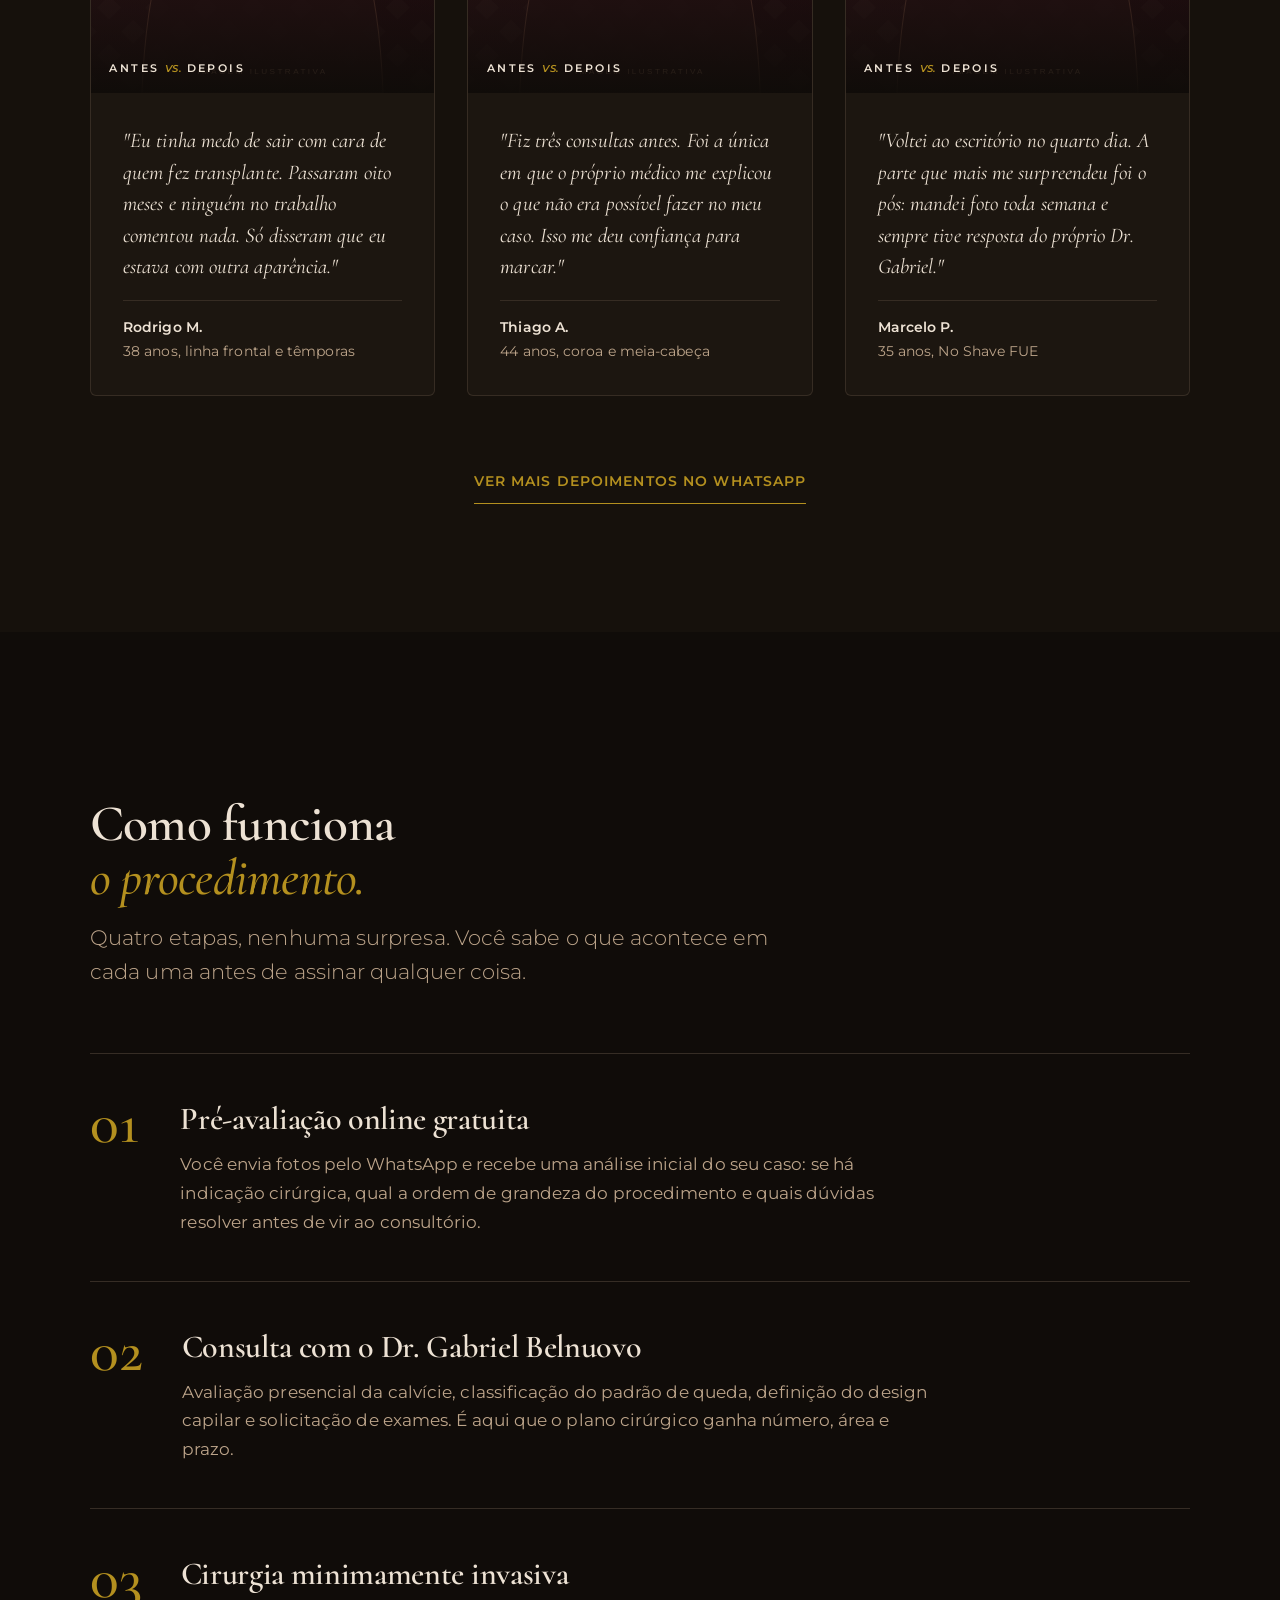
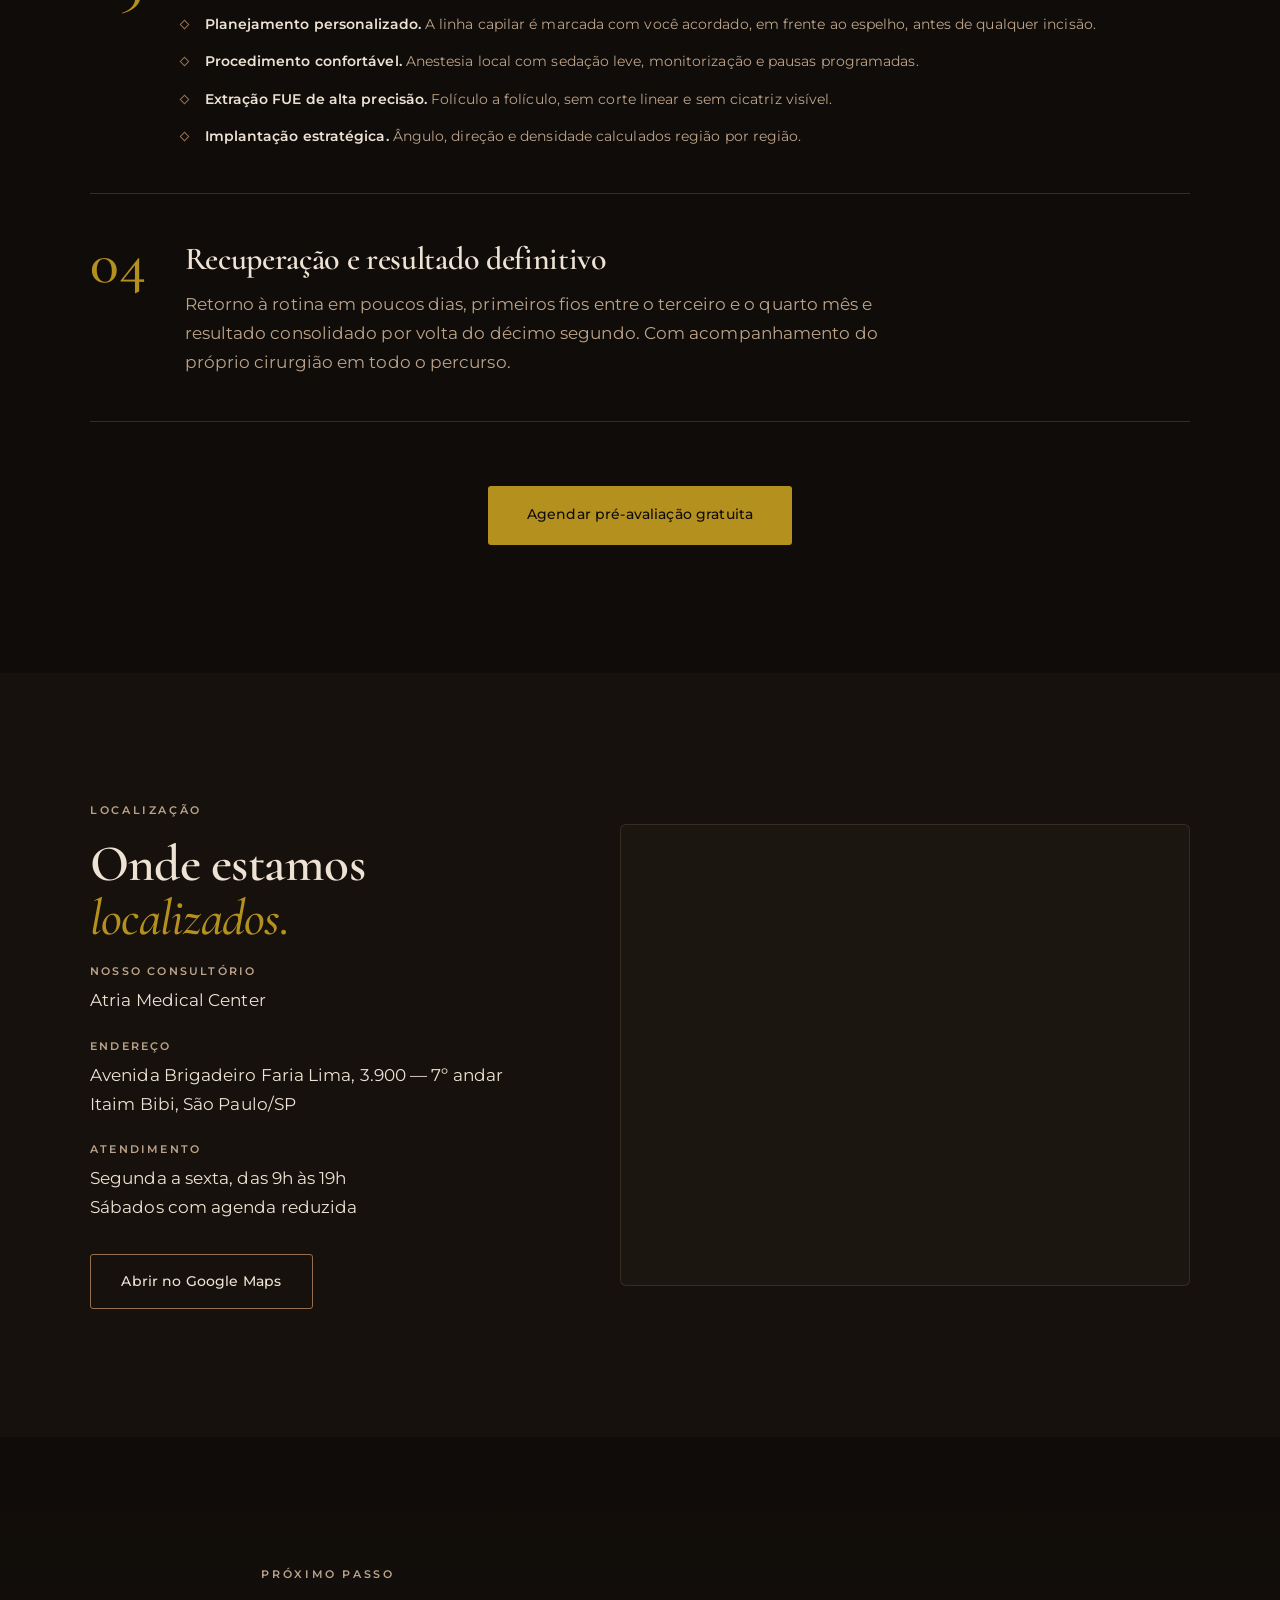
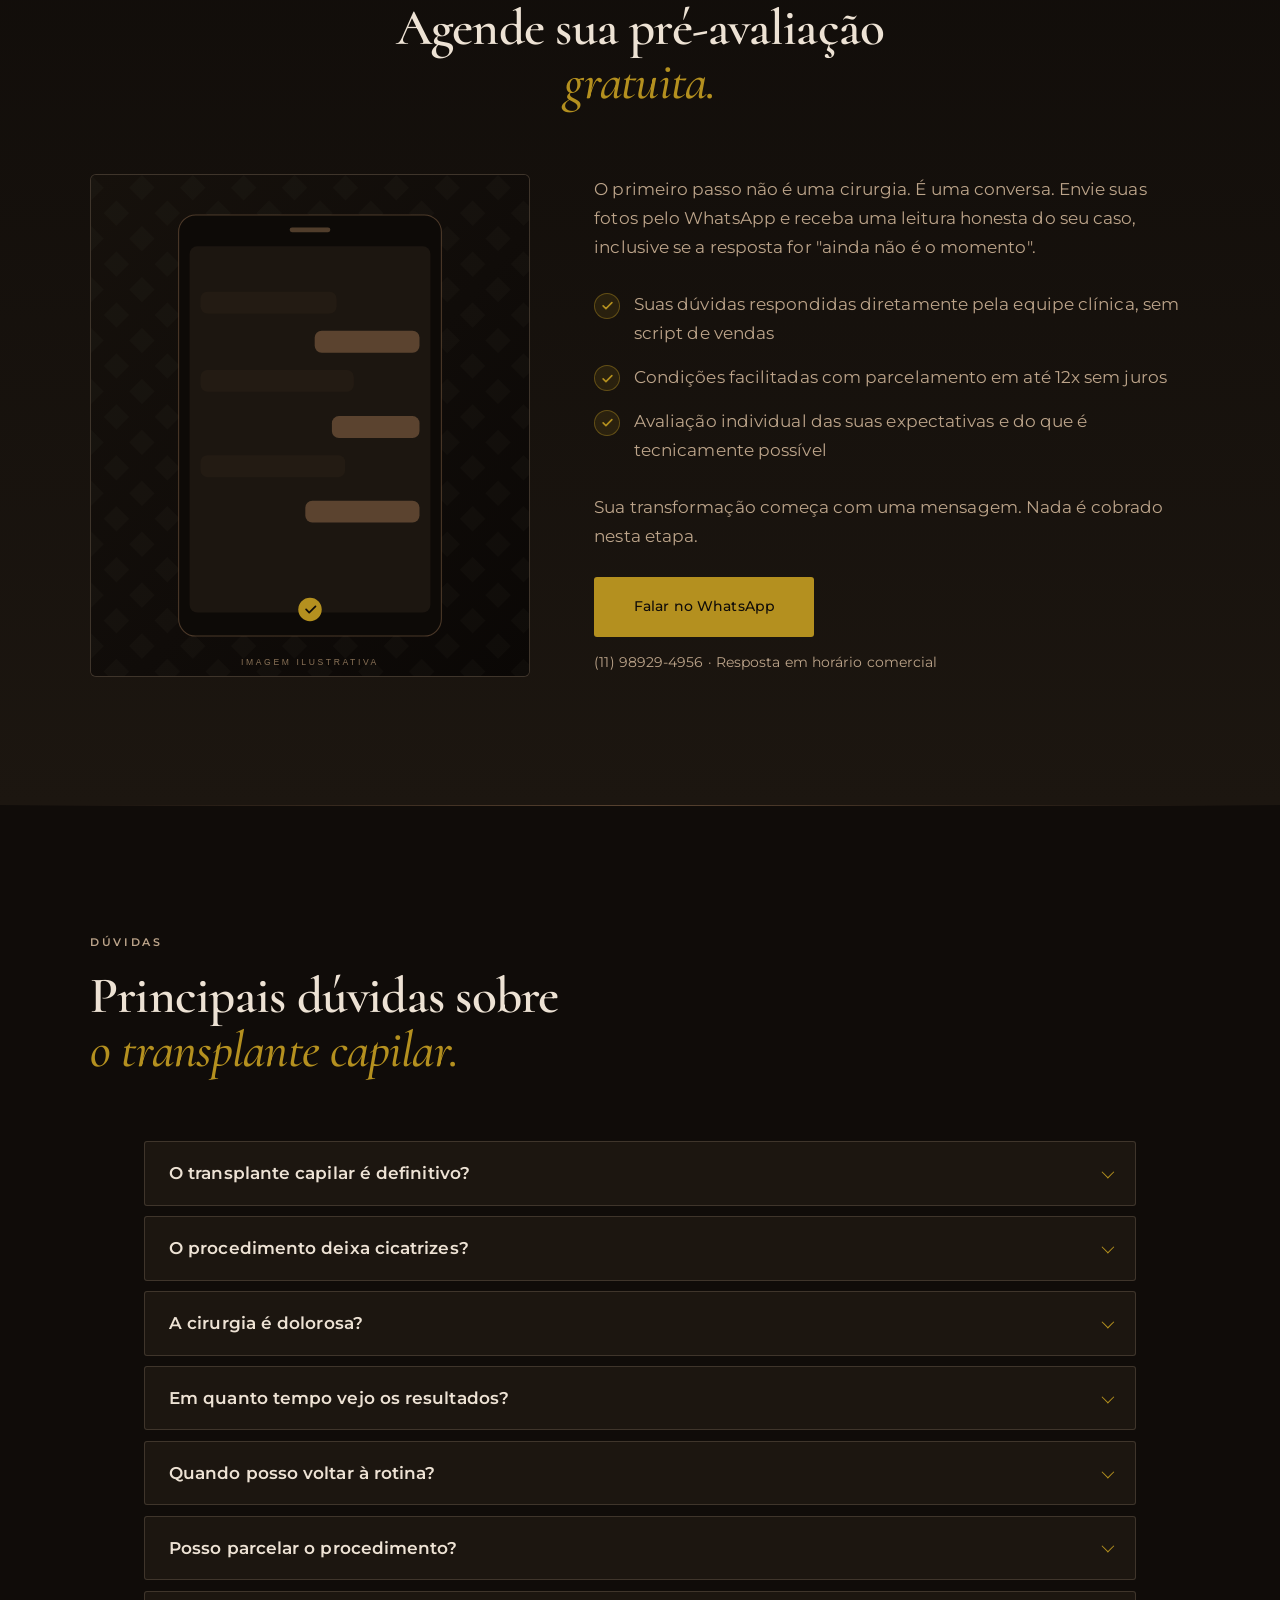
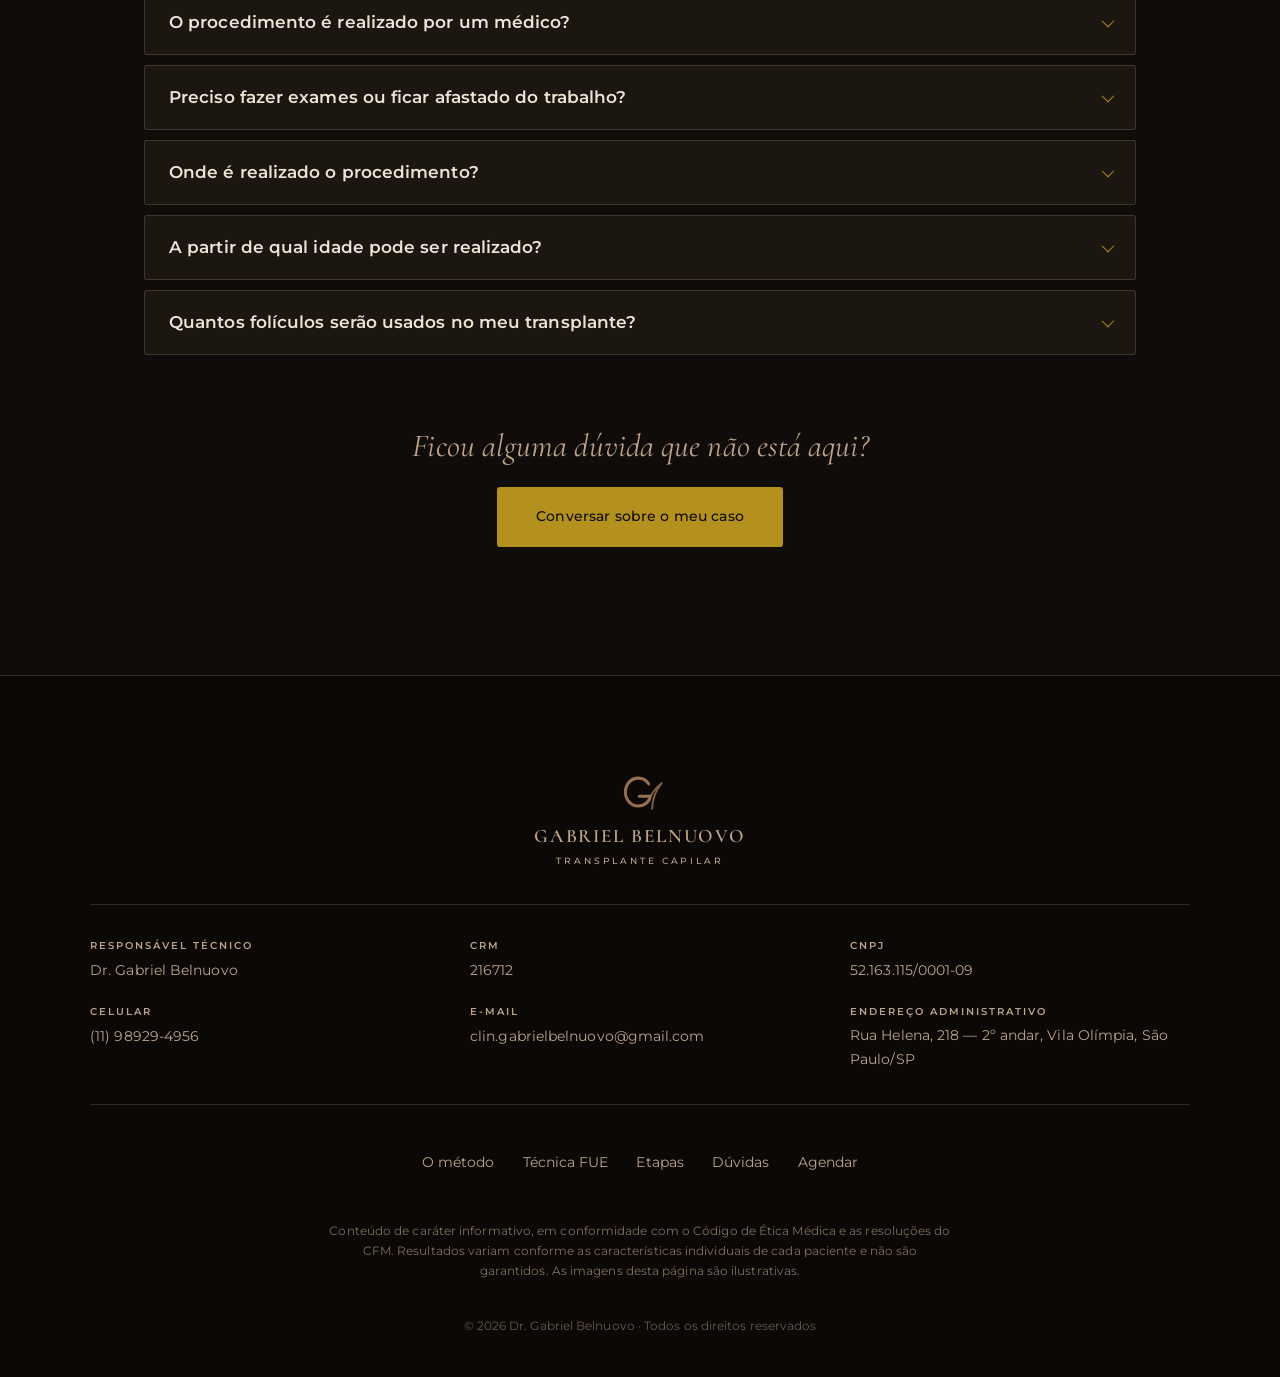
<file: v4/index.html>
<!DOCTYPE html>
<html lang="pt-BR">
<head>
<meta charset="utf-8">
<meta name="viewport" content="width=device-width, initial-scale=1">
<title>[v4] Dr. Gabriel Belnuovo | Transplante Capilar FUE em São Paulo</title>
<meta name="description" content="Transplante capilar FUE conduzido pessoalmente pelo Dr. Gabriel Belnuovo, CRM-SP 216712. Um cirurgião do desenho da linha frontal ao último fio. Pré-avaliação gratuita no Itaim Bibi, São Paulo.">
<meta name="author" content="Dr. Gabriel Belnuovo">
<meta name="theme-color" content="#100C09">

<!-- Versao de avaliacao: fora do indice de busca, canonical na versao oficial -->
<meta name="robots" content="noindex, nofollow">
<link rel="canonical" href="https://drgabrielbelnuovo.com.br/">

<meta property="og:type" content="website">
<meta property="og:locale" content="pt_BR">
<meta property="og:title" content="Dr. Gabriel Belnuovo | Transplante Capilar FUE de alto padrão">
<meta property="og:description" content="Um cirurgião, do primeiro traço ao último fio. Técnica FUE, resultados naturais e acompanhamento real. Pré-avaliação gratuita.">
<meta property="og:url" content="https://drgabrielbelnuovo.com.br/">

<link rel="preconnect" href="https://fonts.googleapis.com">
<link rel="preconnect" href="https://fonts.gstatic.com" crossorigin>
<link href="https://fonts.googleapis.com/css2?family=Cormorant:ital,wght@0,400;0,500;0,600;0,700;1,400&family=Montserrat:wght@300;400;500;600;700&display=swap" rel="stylesheet">
<link rel="stylesheet" href="css/style.css">
<link rel="icon" href="assets/favicon.svg" type="image/svg+xml">

<script>
  if ('IntersectionObserver' in window && !window.matchMedia('(prefers-reduced-motion: reduce)').matches) {
    document.documentElement.className += ' js-reveal';
  }
</script>

<!-- Barra de identificacao da versao. Remover ao promover esta versao para a raiz. -->
<style>
  .barra-versao {
    position: sticky;
    top: 0;
    z-index: 60;
    display: flex;
    align-items: center;
    justify-content: center;
    gap: .5rem 1.25rem;
    padding: .55rem 1rem;
    background: #1C1610;
    color: #EDE2D4;
    font-family: "Montserrat", system-ui, sans-serif;
    font-size: .75rem;
    letter-spacing: .04em;
    text-align: center;
    border-bottom: 1px solid rgba(188, 164, 138, .22);
  }
  .barra-versao strong { font-weight: 600; letter-spacing: .16em; text-transform: uppercase; color: #B4901F; }
  .barra-versao a {
    display: inline-flex;
    align-items: center;
    min-height: 44px;
    margin-block: -.55rem;
    color: #EDE2D4;
    font-weight: 600;
    border-bottom: 1px solid rgba(237, 226, 212, .5);
  }
  .barra-versao a:hover { border-bottom-color: #EDE2D4; }
  .header { top: var(--barra-h, 0px); }
  html { scroll-padding-top: calc(6rem + var(--barra-h, 0px)); }
  @media (max-width: 640px) {
    .barra-versao { font-size: .6875rem; gap: .5rem 1rem; }
    .barra-versao__desc { display: none; }
    html { scroll-padding-top: calc(5rem + var(--barra-h, 0px)); }
  }
</style>

<script>
  document.addEventListener('DOMContentLoaded', function () {
    var barra = document.querySelector('.barra-versao');
    if (!barra) { return; }
    var medir = function () {
      document.documentElement.style.setProperty('--barra-h', barra.offsetHeight + 'px');
    };
    medir();
    window.addEventListener('resize', medir);
  });
</script>
</head>
<body>

<div class="barra-versao" role="region" aria-label="Identificação da versão">
  <strong>Versão 4</strong>
  <span class="barra-versao__desc">A versão 1 aprofundada, página de avaliação</span>
  <a href="../versoes.html">Comparar versões</a>
</div>

<a class="skip-link" href="#conteudo">Ir para o conteúdo</a>

<header class="header" id="header">
  <div class="shell header__inner">
    <a class="brand" href="#top" aria-label="Dr. Gabriel Belnuovo, transplante capilar, ir para o início">
      <span class="brand__mark" aria-hidden="true">
        <svg viewBox="0 0 48 48" role="presentation" focusable="false">
          <path d="M31.5 17.2c-1.9-3.2-5.2-5.1-9-5.1-6.1 0-11 5.2-11 11.9S16.4 36 22.5 36c5.3 0 9.4-3.4 10.3-8.4h-9.5" fill="none" stroke="currentColor" stroke-width="2.6" stroke-linecap="round"/>
          <path d="M33 27.6c2.6-4.6 5.9-8.4 10-11.6-5.6 6.6-8.4 13.9-8.6 22.4" fill="none" stroke="currentColor" stroke-width="1.6" stroke-linecap="round" opacity=".85"/>
        </svg>
      </span>
      <span class="brand__text">
        <span class="brand__name">Gabriel Belnuovo</span>
        <span class="brand__sub">Transplante Capilar</span>
      </span>
    </a>

    <nav class="nav" id="nav" aria-label="Navegação principal">
      <ul class="nav__list">
        <li><a href="#metodo">O método</a></li>
        <li><a href="#resultados">Resultados</a></li>
        <li><a href="#fue">Técnica FUE</a></li>
        <li><a href="#etapas">Etapas</a></li>
        <li><a href="#local">Localização</a></li>
        <li><a href="#faq">Dúvidas</a></li>
      </ul>
    </nav>

    <a class="btn btn--primary btn--sm header__cta" href="#agendar">Agendar avaliação</a>

    <button class="burger" id="burger" type="button" aria-label="Abrir menu" aria-expanded="false" aria-controls="nav">
      <span aria-hidden="true"></span><span aria-hidden="true"></span><span aria-hidden="true"></span>
    </button>
  </div>
</header>

<main id="conteudo">

  <!-- HERO -->
  <section class="hero" id="top">
    <div class="hero__texture" aria-hidden="true"></div>
    <div class="shell hero__grid">
      <div class="hero__copy">
        <p class="eyebrow reveal">CRM-SP 216712 &middot; Atria Medical Center &middot; Itaim Bibi, São Paulo</p>
        <h1 class="hero__title reveal">O mesmo cirurgião<br>do primeiro traço<br><em>ao último fio.</em></h1>
        <p class="hero__lead reveal">Transplante capilar FUE conduzido pessoalmente pelo Dr. Gabriel Belnuovo. Nenhuma etapa delegada a técnicos, nenhum número de fios prometido antes do exame. Um plano cirúrgico desenhado para o seu rosto e a sua idade.</p>
        <div class="hero__actions reveal">
          <a class="btn btn--primary" href="#agendar">Agendar pré-avaliação gratuita</a>
          <a class="btn btn--ghost" href="#resultados">Ver resultados</a>
        </div>
        <ul class="hero__trust reveal" role="list">
          <li>Técnica FUE sem corte linear</li>
          <li>No Shave avaliado caso a caso</li>
          <li>Até 12x sem juros</li>
        </ul>
      </div>

      <figure class="hero__figure reveal">
        <img src="assets/dr-gabriel.svg" alt="Dr. Gabriel Belnuovo, médico especialista em transplante capilar, de jaleco cirúrgico com lupas de aumento" width="720" height="900" decoding="async">
        <figcaption class="hero__badge">
          <strong>Dr. Gabriel Belnuovo</strong>
          <span>Tricologia e transplante capilar</span>
        </figcaption>
      </figure>
    </div>
  </section>

  <!-- PROVA / NUMEROS -->
  <section class="proof" aria-label="Credenciais e diferenciais">
    <div class="shell proof__grid">
      <div class="proof__item reveal">
        <span class="proof__num">1</span>
        <p><strong>Cirurgião responsável</strong>Quem avalia é quem opera. O caso não muda de mãos.</p>
      </div>
      <div class="proof__item reveal">
        <span class="proof__num">1</span>
        <p><strong>Paciente por dia cirúrgico</strong>Agenda fechada para dedicar o dia inteiro a um único caso.</p>
      </div>
      <div class="proof__item reveal">
        <span class="proof__num">100%</span>
        <p><strong>FUE, fio a fio</strong>Extração folicular sem corte linear e sem pontos.</p>
      </div>
      <div class="proof__item reveal">
        <span class="proof__num">12</span>
        <p><strong>Meses de acompanhamento</strong>O pós-operatório é parte do procedimento, não um extra.</p>
      </div>
    </div>
  </section>

  <!-- METODO / SOBRE -->
  <section class="section section--dark" id="metodo">
    <div class="shell about">
      <figure class="about__media reveal">
        <img src="assets/em-acao.svg" alt="Mãos do Dr. Gabriel Belnuovo durante a implantação folicular em centro cirúrgico" width="600" height="800" loading="lazy" decoding="async">
        <span class="media__tag">01:00</span>
        <figcaption class="media__caption">
          <strong>Dr. Gabriel</strong>
          <span>em ação</span>
        </figcaption>
        <button class="media__play" type="button" aria-label="Assistir vídeo: Dr. Gabriel em ação">
          <svg viewBox="0 0 24 24" aria-hidden="true" focusable="false"><path d="M9 6.5v11l9-5.5-9-5.5Z" fill="currentColor"/></svg>
        </button>
      </figure>

      <div class="about__copy">
        <p class="eyebrow reveal">O método</p>
        <h2 class="reveal">Quem te avalia é quem<br><em>te opera.</em></h2>
        <p class="reveal">Na maior parte das clínicas de grande volume, o médico desenha e sai da sala. A extração e a implantação ficam com técnicos. É assim que aparecem linhas frontais artificiais, densidade irregular e a sensação de "não parece meu".</p>
        <p class="reveal">O Dr. Gabriel Belnuovo trabalha no caminho oposto. Ele conduz pessoalmente cada etapa: a primeira consulta, o desenho capilar, a cirurgia e o acompanhamento até o resultado final aparecer.</p>
        <p class="statement reveal">Mais do que estética, é sobre voltar a se reconhecer no espelho.</p>
        <p class="reveal">Detalhista e atualizado com as técnicas mais modernas de tricologia cirúrgica, ele une precisão médica e leitura estética para entregar um resultado natural, definitivo e coerente com o seu rosto.</p>
        <a class="btn btn--outline reveal" href="#etapas">Como funciona o procedimento</a>
      </div>
    </div>
  </section>

  <!-- RESULTADOS -->
  <section class="section section--dark section--edge" id="resultados">
    <div class="shell">
      <header class="section__head">
        <p class="eyebrow reveal">Resultados</p>
        <h2 class="reveal">Transplantes reais.<br><em>Naturalidade que não se anuncia.</em></h2>
        <p class="section__lead reveal">Um bom transplante capilar não chama atenção para si. Ele devolve a linha que existia antes, respeitando ângulo, direção e densidade de cada região do couro cabeludo.</p>
      </header>

      <div class="cases">
        <article class="case reveal">
          <div class="case__media">
            <img src="assets/caso-01.svg" alt="Comparação antes e depois: densidade da coroa recuperada após transplante capilar FUE" width="640" height="420" loading="lazy" decoding="async">
            <span class="case__label">Antes <i>vs.</i> Depois</span>
          </div>
          <div class="case__body">
            <span class="case__icon" aria-hidden="true">
              <svg viewBox="0 0 24 24" focusable="false"><path d="m5 12.5 4.5 4.5L19 7.5" fill="none" stroke="currentColor" stroke-width="2.4" stroke-linecap="round" stroke-linejoin="round"/></svg>
            </span>
            <h3>Máxima densidade e precisão cirúrgica</h3>
            <p>Enxertos posicionados fio a fio, no ângulo e na direção do crescimento original. Densidade que sustenta o penteado, não só a foto.</p>
          </div>
        </article>

        <article class="case reveal">
          <div class="case__media">
            <img src="assets/caso-02.svg" alt="Comparação antes e depois: nova linha frontal desenhada de forma natural" width="640" height="420" loading="lazy" decoding="async">
            <span class="case__label">Antes <i>vs.</i> Depois</span>
          </div>
          <div class="case__body">
            <span class="case__icon" aria-hidden="true">
              <svg viewBox="0 0 24 24" focusable="false"><path d="m5 12.5 4.5 4.5L19 7.5" fill="none" stroke="currentColor" stroke-width="2.4" stroke-linecap="round" stroke-linejoin="round"/></svg>
            </span>
            <h3>Linha frontal desenhada, não copiada</h3>
            <p>A linha é calculada a partir das suas proporções faciais e do seu histórico de calvície, com irregularidade proposital nas bordas. É o que separa o natural do "implantado".</p>
          </div>
        </article>

        <article class="case reveal">
          <div class="case__media">
            <img src="assets/caso-03.svg" alt="Área doadora após extração FUE, sem cicatriz linear visível" width="640" height="420" loading="lazy" decoding="async">
            <span class="case__label">Antes <i>vs.</i> Depois</span>
          </div>
          <div class="case__body">
            <span class="case__icon" aria-hidden="true">
              <svg viewBox="0 0 24 24" focusable="false"><path d="m5 12.5 4.5 4.5L19 7.5" fill="none" stroke="currentColor" stroke-width="2.4" stroke-linecap="round" stroke-linejoin="round"/></svg>
            </span>
            <h3>Sem cicatriz linear, sem pontos</h3>
            <p>A técnica FUE extrai folículo por folículo com punch de precisão. A área doadora fica sem corte linear e permite cabelo curto no futuro.</p>
          </div>
        </article>

        <article class="case reveal">
          <div class="case__media">
            <img src="assets/caso-04.svg" alt="Resultado definitivo de transplante capilar após doze meses" width="640" height="420" loading="lazy" decoding="async">
            <span class="case__label">Antes <i>vs.</i> Depois</span>
          </div>
          <div class="case__body">
            <span class="case__icon" aria-hidden="true">
              <svg viewBox="0 0 24 24" focusable="false"><path d="m5 12.5 4.5 4.5L19 7.5" fill="none" stroke="currentColor" stroke-width="2.4" stroke-linecap="round" stroke-linejoin="round"/></svg>
            </span>
            <h3>Resultado definitivo, sem manutenção estética</h3>
            <p>Os folículos transplantados vêm de uma área geneticamente resistente à queda. Uma vez estabelecidos, seguem crescendo como cabelo seu, porque são.</p>
          </div>
        </article>
      </div>

      <div class="section__cta reveal">
        <a class="btn btn--primary btn--lg" href="#agendar">Agendar minha pré-avaliação</a>
        <p class="cta__note">Análise do seu caso pelo WhatsApp, sem custo e sem compromisso.</p>
      </div>
    </div>
  </section>

  <!-- TECNICA FUE -->
  <section class="section section--band" id="fue">
    <div class="shell">
      <header class="section__head">
        <p class="eyebrow reveal">Técnica</p>
        <h2 class="reveal">Transplante capilar <em>FUE</em></h2>
        <p class="section__lead reveal">FUE significa extração de unidade folicular. Em vez de remover uma faixa de couro cabeludo, o cirurgião retira folículo por folículo da área doadora e os reimplanta um a um na região de rarefação.</p>
      </header>

      <figure class="fue__media reveal">
        <img src="assets/procedimento.svg" alt="Vista aproximada do procedimento de extração folicular com instrumental de precisão" width="1200" height="600" loading="lazy" decoding="async">
        <button class="media__play media__play--lg" type="button" aria-label="Assistir vídeo explicativo sobre a técnica FUE">
          <svg viewBox="0 0 24 24" aria-hidden="true" focusable="false"><path d="M9 6.5v11l9-5.5-9-5.5Z" fill="currentColor"/></svg>
        </button>
        <figcaption>Procedimento realizado em centro cirúrgico, com anestesia local e sedação leve.</figcaption>
      </figure>

      <div class="pillars">
        <article class="pillar reveal">
          <h3>Técnica exclusiva, execução indelegável</h3>
          <p>O Dr. Gabriel realiza pessoalmente cada procedimento, com foco em alta densidade e resultado duradouro. Nenhuma etapa crítica é passada adiante.</p>
        </article>
        <article class="pillar reveal">
          <h3>Discrição possível com No Shave</h3>
          <p>Em casos selecionados é possível operar sem raspar toda a cabeça. A técnica No Shave FUE oferece mais discrição na recuperação e é avaliada caso a caso, com honestidade sobre os limites.</p>
        </article>
        <article class="pillar reveal">
          <h3>Processo organizado do início ao fim</h3>
          <p>Pré-avaliação gratuita, consulta médica aprofundada, exames, planejamento cirúrgico e acompanhamento pós-operatório. Etapas definidas, prazos claros e suporte real.</p>
        </article>
      </div>

      <div class="section__cta reveal">
        <a class="btn btn--primary btn--lg" href="#agendar">Agendar pré-avaliação gratuita</a>
      </div>
    </div>
  </section>

  <!-- DEPOIMENTOS -->
  <section class="section section--band section--tight" id="depoimentos" aria-label="Depoimentos de pacientes">
    <div class="shell">
      <header class="section__head">
        <p class="eyebrow reveal">Pacientes</p>
        <h2 class="reveal">O que eles dizem<br><em>depois de doze meses.</em></h2>
        <p class="section__lead reveal">Pedimos depoimentos apenas quando o resultado já está consolidado. Antes disso, qualquer avaliação é sobre expectativa, não sobre resultado.</p>
      </header>

      <div class="testimonials">
        <article class="testimonial reveal">
          <div class="testimonial__media">
            <img src="assets/depoimento-01.svg" alt="Paciente relatando sua experiência com o transplante capilar" width="480" height="620" loading="lazy" decoding="async">
            <span class="case__label">Antes <i>vs.</i> Depois</span>
            <span class="case__tag">01:00</span>
            <button class="media__play" type="button" aria-label="Assistir depoimento de Rodrigo M.">
              <svg viewBox="0 0 24 24" aria-hidden="true" focusable="false"><path d="M9 6.5v11l9-5.5-9-5.5Z" fill="currentColor"/></svg>
            </button>
          </div>
          <blockquote>
            <p>"Eu tinha medo de sair com cara de quem fez transplante. Passaram oito meses e ninguém no trabalho comentou nada. Só disseram que eu estava com outra aparência."</p>
            <footer><strong>Rodrigo M.</strong><span>38 anos, linha frontal e têmporas</span></footer>
          </blockquote>
        </article>

        <article class="testimonial reveal">
          <div class="testimonial__media">
            <img src="assets/depoimento-02.svg" alt="Paciente relatando sua experiência com o transplante capilar" width="480" height="620" loading="lazy" decoding="async">
            <span class="case__label">Antes <i>vs.</i> Depois</span>
            <span class="case__tag">01:00</span>
            <button class="media__play" type="button" aria-label="Assistir depoimento de Thiago A.">
              <svg viewBox="0 0 24 24" aria-hidden="true" focusable="false"><path d="M9 6.5v11l9-5.5-9-5.5Z" fill="currentColor"/></svg>
            </button>
          </div>
          <blockquote>
            <p>"Fiz três consultas antes. Foi a única em que o próprio médico me explicou o que não era possível fazer no meu caso. Isso me deu confiança para marcar."</p>
            <footer><strong>Thiago A.</strong><span>44 anos, coroa e meia-cabeça</span></footer>
          </blockquote>
        </article>

        <article class="testimonial reveal">
          <div class="testimonial__media">
            <img src="assets/depoimento-03.svg" alt="Paciente relatando sua experiência com o transplante capilar" width="480" height="620" loading="lazy" decoding="async">
            <span class="case__label">Antes <i>vs.</i> Depois</span>
            <span class="case__tag">01:00</span>
            <button class="media__play" type="button" aria-label="Assistir depoimento de Marcelo P.">
              <svg viewBox="0 0 24 24" aria-hidden="true" focusable="false"><path d="M9 6.5v11l9-5.5-9-5.5Z" fill="currentColor"/></svg>
            </button>
          </div>
          <blockquote>
            <p>"Voltei ao escritório no quarto dia. A parte que mais me surpreendeu foi o pós: mandei foto toda semana e sempre tive resposta do próprio Dr. Gabriel."</p>
            <footer><strong>Marcelo P.</strong><span>35 anos, No Shave FUE</span></footer>
          </blockquote>
        </article>
      </div>

      <div class="section__cta reveal">
        <a class="link-more" href="#agendar">Ver mais depoimentos no WhatsApp</a>
      </div>
    </div>
  </section>

  <!-- ETAPAS -->
  <section class="section section--dark" id="etapas">
    <div class="shell">
      <header class="section__head">
        <p class="eyebrow reveal">Etapas</p>
        <h2 class="reveal">Como funciona<br><em>o procedimento.</em></h2>
        <p class="section__lead reveal">Quatro etapas, nenhuma surpresa. Você sabe o que acontece em cada uma antes de assinar qualquer coisa.</p>
      </header>

      <ol class="steps">
        <li class="step reveal">
          <span class="step__num">01</span>
          <div class="step__body">
            <h3>Pré-avaliação online gratuita</h3>
            <p>Você envia fotos pelo WhatsApp e recebe uma análise inicial do seu caso: se há indicação cirúrgica, qual a ordem de grandeza do procedimento e quais dúvidas resolver antes de vir ao consultório.</p>
          </div>
        </li>
        <li class="step reveal">
          <span class="step__num">02</span>
          <div class="step__body">
            <h3>Consulta com o Dr. Gabriel Belnuovo</h3>
            <p>Avaliação presencial da calvície, classificação do padrão de queda, definição do design capilar e solicitação de exames. É aqui que o plano cirúrgico ganha número, área e prazo.</p>
          </div>
        </li>
        <li class="step reveal">
          <span class="step__num">03</span>
          <div class="step__body">
            <h3>Cirurgia minimamente invasiva</h3>
            <ul class="step__list" role="list">
              <li><strong>Planejamento personalizado.</strong> A linha capilar é marcada com você acordado, em frente ao espelho, antes de qualquer incisão.</li>
              <li><strong>Procedimento confortável.</strong> Anestesia local com sedação leve, monitorização e pausas programadas.</li>
              <li><strong>Extração FUE de alta precisão.</strong> Folículo a folículo, sem corte linear e sem cicatriz visível.</li>
              <li><strong>Implantação estratégica.</strong> Ângulo, direção e densidade calculados região por região.</li>
            </ul>
          </div>
        </li>
        <li class="step reveal">
          <span class="step__num">04</span>
          <div class="step__body">
            <h3>Recuperação e resultado definitivo</h3>
            <p>Retorno à rotina em poucos dias, primeiros fios entre o terceiro e o quarto mês e resultado consolidado por volta do décimo segundo. Com acompanhamento do próprio cirurgião em todo o percurso.</p>
          </div>
        </li>
      </ol>

      <div class="section__cta reveal">
        <a class="btn btn--primary btn--lg" href="#agendar">Agendar pré-avaliação gratuita</a>
      </div>
    </div>
  </section>

  <!-- LOCALIZACAO -->
  <section class="section section--band" id="local">
    <div class="shell location">
      <div class="location__copy">
        <p class="eyebrow reveal">Localização</p>
        <h2 class="reveal">Onde estamos<br><em>localizados.</em></h2>
        <dl class="location__data reveal">
          <dt>Nosso consultório</dt>
          <dd>Atria Medical Center</dd>
          <dt>Endereço</dt>
          <dd>Avenida Brigadeiro Faria Lima, 3.900 &mdash; 7º andar<br>Itaim Bibi, São Paulo/SP</dd>
          <dt>Atendimento</dt>
          <dd>Segunda a sexta, das 9h às 19h<br>Sábados com agenda reduzida</dd>
        </dl>
        <a class="btn btn--outline reveal" href="https://www.google.com/maps/search/?api=1&amp;query=Avenida+Brigadeiro+Faria+Lima+3900+Itaim+Bibi+Sao+Paulo" target="_blank" rel="noopener">Abrir no Google Maps</a>
      </div>
      <div class="location__map reveal">
        <iframe
          title="Mapa do consultório na Avenida Brigadeiro Faria Lima, 3.900, Itaim Bibi, São Paulo"
          src="https://www.google.com/maps?q=Avenida%20Brigadeiro%20Faria%20Lima%203900%20Itaim%20Bibi%20Sao%20Paulo&output=embed"
          loading="lazy" referrerpolicy="no-referrer-when-downgrade"></iframe>
      </div>
    </div>
  </section>

  <!-- AGENDAMENTO -->
  <section class="section section--dark schedule" id="agendar">
    <div class="shell">
      <header class="section__head">
        <p class="eyebrow reveal">Próximo passo</p>
        <h2 class="reveal">Agende sua pré-avaliação<br><em>gratuita.</em></h2>
      </header>

      <div class="schedule__grid">
        <figure class="schedule__media reveal">
          <img src="assets/atendimento.svg" alt="Atendimento por WhatsApp para pré-avaliação capilar gratuita" width="560" height="640" loading="lazy" decoding="async">
        </figure>

        <div class="schedule__copy">
          <p class="reveal">O primeiro passo não é uma cirurgia. É uma conversa. Envie suas fotos pelo WhatsApp e receba uma leitura honesta do seu caso, inclusive se a resposta for "ainda não é o momento".</p>
          <ul class="checklist reveal" role="list">
            <li>
              <span aria-hidden="true"><svg viewBox="0 0 24 24" focusable="false"><path d="m5 12.5 4.5 4.5L19 7.5" fill="none" stroke="currentColor" stroke-width="2.6" stroke-linecap="round" stroke-linejoin="round"/></svg></span>
              Suas dúvidas respondidas diretamente pela equipe clínica, sem script de vendas
            </li>
            <li>
              <span aria-hidden="true"><svg viewBox="0 0 24 24" focusable="false"><path d="m5 12.5 4.5 4.5L19 7.5" fill="none" stroke="currentColor" stroke-width="2.6" stroke-linecap="round" stroke-linejoin="round"/></svg></span>
              Condições facilitadas com parcelamento em até 12x sem juros
            </li>
            <li>
              <span aria-hidden="true"><svg viewBox="0 0 24 24" focusable="false"><path d="m5 12.5 4.5 4.5L19 7.5" fill="none" stroke="currentColor" stroke-width="2.6" stroke-linecap="round" stroke-linejoin="round"/></svg></span>
              Avaliação individual das suas expectativas e do que é tecnicamente possível
            </li>
          </ul>
          <p class="reveal">Sua transformação começa com uma mensagem. Nada é cobrado nesta etapa.</p>
          <a class="btn btn--primary btn--lg reveal" href="https://wa.me/5511989294956?text=Ol%C3%A1%2C%20gostaria%20de%20fazer%20a%20pr%C3%A9-avalia%C3%A7%C3%A3o%20gratuita%20de%20transplante%20capilar." target="_blank" rel="noopener">Falar no WhatsApp</a>
          <p class="cta__note reveal">(11) 98929-4956 &middot; Resposta em horário comercial</p>
        </div>
      </div>
    </div>
  </section>

  <!-- FAQ -->
  <section class="section section--dark section--edge" id="faq">
    <div class="shell">
      <header class="section__head">
        <p class="eyebrow reveal">Dúvidas</p>
        <h2 class="reveal">Principais dúvidas sobre<br><em>o transplante capilar.</em></h2>
      </header>

      <div class="faq" id="faqList">
        <details class="faq__item reveal">
          <summary>O transplante capilar é definitivo?</summary>
          <div class="faq__answer"><p>Sim, para os fios transplantados. Os folículos são retirados de uma área geneticamente resistente à ação hormonal, geralmente a nuca e as laterais. Uma vez estabelecidos, eles seguem crescendo por toda a vida. Isso não impede que os fios originais ao redor continuem a rarear, e é justamente por isso que o planejamento considera a evolução futura da sua calvície, não apenas a foto de hoje.</p></div>
        </details>
        <details class="faq__item reveal">
          <summary>O procedimento deixa cicatrizes?</summary>
          <div class="faq__answer"><p>A técnica FUE não usa corte linear, então não há a cicatriz em faixa das técnicas antigas. A extração deixa micropontos na área doadora, que cicatrizam em poucos dias e ficam imperceptíveis a olho nu, permitindo usar cabelo curto no futuro.</p></div>
        </details>
        <details class="faq__item reveal">
          <summary>A cirurgia é dolorosa?</summary>
          <div class="faq__answer"><p>Não. O procedimento é feito com anestesia local associada a sedação leve. O desconforto se concentra no momento da aplicação da anestesia, que dura poucos minutos. Durante as horas seguintes você fica acordado, confortável, com pausas programadas para se alimentar e ir ao banheiro.</p></div>
        </details>
        <details class="faq__item reveal">
          <summary>Em quanto tempo vejo os resultados?</summary>
          <div class="faq__answer"><p>Os fios transplantados caem nas primeiras semanas, o que é esperado e faz parte do ciclo. O crescimento começa entre o terceiro e o quarto mês, ganha volume entre o sexto e o oitavo e atinge o resultado consolidado por volta do décimo segundo mês. Qualquer promessa de resultado final em poucas semanas é comercialmente conveniente e biologicamente falsa.</p></div>
        </details>
        <details class="faq__item reveal">
          <summary>Quando posso voltar à rotina?</summary>
          <div class="faq__answer"><p>A maioria dos pacientes retoma atividades administrativas entre o terceiro e o quinto dia. Exercícios de alto impacto, natação, sauna e exposição solar direta são liberados progressivamente, com orientação individual no seu retorno.</p></div>
        </details>
        <details class="faq__item reveal">
          <summary>Posso parcelar o procedimento?</summary>
          <div class="faq__answer"><p>Sim. Trabalhamos com parcelamento em até 12x sem juros no cartão, além de outras condições apresentadas na consulta. O valor depende do número de unidades foliculares e da extensão da área a ser tratada, por isso só é definido após a avaliação médica.</p></div>
        </details>
        <details class="faq__item reveal">
          <summary>O procedimento é realizado por um médico?</summary>
          <div class="faq__answer"><p>Sim, do início ao fim. O Dr. Gabriel Belnuovo, CRM-SP 216712, executa pessoalmente o desenho, a extração e a implantação, apoiado por uma equipe de enfermagem. Essa é a diferença central em relação a clínicas de alto volume, onde o médico frequentemente apenas supervisiona.</p></div>
        </details>
        <details class="faq__item reveal">
          <summary>Preciso fazer exames ou ficar afastado do trabalho?</summary>
          <div class="faq__answer"><p>Exames laboratoriais são solicitados na consulta para garantir a segurança do procedimento. Quanto ao afastamento, a recomendação usual é reservar de três a cinco dias. Emitimos atestado quando necessário.</p></div>
        </details>
        <details class="faq__item reveal">
          <summary>Onde é realizado o procedimento?</summary>
          <div class="faq__answer"><p>Em centro cirúrgico próprio para o procedimento, no Atria Medical Center, na Avenida Brigadeiro Faria Lima, 3.900, Itaim Bibi, São Paulo. Ambiente com estrutura completa de monitorização e suporte.</p></div>
        </details>
        <details class="faq__item reveal">
          <summary>A partir de qual idade pode ser realizado?</summary>
          <div class="faq__answer"><p>Em geral a partir dos 25 anos, quando o padrão de calvície já se mostra mais estável. Em pacientes mais jovens a avaliação é mais criteriosa: operar cedo demais pode gerar um desenho que não envelhece bem. Nesses casos, muitas vezes a conduta correta é estabilizar clinicamente primeiro e operar depois.</p></div>
        </details>
        <details class="faq__item reveal">
          <summary>Quantos folículos serão usados no meu transplante?</summary>
          <div class="faq__answer"><p>Depende de três fatores: a área a ser coberta, a densidade e a qualidade da sua área doadora, e a densidade final desejada. Números prometidos por telefone, antes de examinar o couro cabeludo, são estimativas de venda. O seu número real sai da consulta, com tricoscopia e medição da doadora.</p></div>
        </details>
      </div>

      <div class="section__cta reveal">
        <p class="cta__lead">Ficou alguma dúvida que não está aqui?</p>
        <a class="btn btn--primary btn--lg" href="https://wa.me/5511989294956?text=Ol%C3%A1%2C%20tenho%20uma%20d%C3%BAvida%20sobre%20transplante%20capilar." target="_blank" rel="noopener">Conversar sobre o meu caso</a>
      </div>
    </div>
  </section>

</main>

<footer class="footer">
  <div class="shell footer__inner">
    <div class="footer__brand">
      <span class="brand__mark brand__mark--lg" aria-hidden="true">
        <svg viewBox="0 0 48 48" role="presentation" focusable="false">
          <path d="M31.5 17.2c-1.9-3.2-5.2-5.1-9-5.1-6.1 0-11 5.2-11 11.9S16.4 36 22.5 36c5.3 0 9.4-3.4 10.3-8.4h-9.5" fill="none" stroke="currentColor" stroke-width="2.6" stroke-linecap="round"/>
          <path d="M33 27.6c2.6-4.6 5.9-8.4 10-11.6-5.6 6.6-8.4 13.9-8.6 22.4" fill="none" stroke="currentColor" stroke-width="1.6" stroke-linecap="round" opacity=".85"/>
        </svg>
      </span>
      <span class="brand__name">Gabriel Belnuovo</span>
      <span class="brand__sub">Transplante Capilar</span>
    </div>

    <dl class="footer__data">
      <div><dt>Responsável técnico</dt><dd>Dr. Gabriel Belnuovo</dd></div>
      <div><dt>CRM</dt><dd>216712</dd></div>
      <div><dt>CNPJ</dt><dd>52.163.115/0001-09</dd></div>
      <div><dt>Celular</dt><dd><a href="tel:+5511989294956">(11) 98929-4956</a></dd></div>
      <div><dt>E-mail</dt><dd><a href="mailto:clin.gabrielbelnuovo@gmail.com">clin.gabrielbelnuovo@gmail.com</a></dd></div>
      <div><dt>Endereço administrativo</dt><dd>Rua Helena, 218 &mdash; 2º andar, Vila Olímpia, São Paulo/SP</dd></div>
    </dl>

    <nav class="footer__nav" aria-label="Navegação do rodapé">
      <a href="#metodo">O método</a>
      <a href="#fue">Técnica FUE</a>
      <a href="#etapas">Etapas</a>
      <a href="#faq">Dúvidas</a>
      <a href="#agendar">Agendar</a>
    </nav>

    <p class="footer__legal">
      Conteúdo de caráter informativo, em conformidade com o Código de Ética Médica e as resoluções do CFM. Resultados variam conforme as características individuais de cada paciente e não são garantidos. As imagens desta página são ilustrativas.
    </p>
    <p class="footer__copy">&copy; <span id="ano">2026</span> Dr. Gabriel Belnuovo &middot; Todos os direitos reservados</p>
  </div>
</footer>

<a class="whatsapp-fab" href="https://wa.me/5511989294956?text=Ol%C3%A1%2C%20gostaria%20de%20fazer%20a%20pr%C3%A9-avalia%C3%A7%C3%A3o%20gratuita%20de%20transplante%20capilar." target="_blank" rel="noopener" aria-label="Falar com a clínica pelo WhatsApp">
  <svg viewBox="0 0 24 24" aria-hidden="true" focusable="false"><path fill="currentColor" d="M12.04 2C6.58 2 2.13 6.45 2.13 11.91c0 1.75.46 3.45 1.32 4.95L2 22l5.25-1.38a9.9 9.9 0 0 0 4.79 1.22h.01c5.46 0 9.91-4.45 9.91-9.91C21.96 6.45 17.5 2 12.04 2Zm5.8 14.14c-.24.68-1.42 1.31-1.96 1.36-.54.05-1.04.24-3.5-.72-2.96-1.16-4.83-4.2-4.98-4.4-.14-.2-1.18-1.57-1.18-3 0-1.42.75-2.12 1.01-2.41.26-.29.57-.36.76-.36.19 0 .38 0 .55.01.18.01.41-.07.64.49.24.57.81 1.98.88 2.12.07.15.12.32.02.51-.09.2-.14.32-.29.49-.14.17-.3.38-.43.51-.14.14-.29.29-.12.57.16.29.73 1.2 1.56 1.95 1.07.95 1.97 1.25 2.26 1.39.29.15.46.12.63-.07.17-.2.72-.85.91-1.14.19-.29.39-.24.65-.15.26.1 1.67.79 1.96.93.29.15.48.22.55.34.07.13.07.75-.17 1.42Z"/></svg>
</a>

<script type="application/ld+json">
{
  "@context": "https://schema.org",
  "@type": "MedicalBusiness",
  "name": "Dr. Gabriel Belnuovo — Transplante Capilar",
  "medicalSpecialty": "Dermatology",
  "url": "https://drgabrielbelnuovo.com.br/",
  "telephone": "+55-11-98929-4956",
  "email": "clin.gabrielbelnuovo@gmail.com",
  "address": {
    "@type": "PostalAddress",
    "streetAddress": "Avenida Brigadeiro Faria Lima, 3.900, 7º andar",
    "addressLocality": "São Paulo",
    "addressRegion": "SP",
    "addressCountry": "BR"
  },
  "employee": {
    "@type": "Physician",
    "name": "Dr. Gabriel Belnuovo",
    "identifier": "CRM-SP 216712",
    "medicalSpecialty": "Dermatology"
  },
  "openingHours": "Mo-Fr 09:00-19:00"
}
</script>

<script src="js/main.js" defer></script>
</body>
</html>
</file>
<file: v1/css/style.css>
/* ==========================================================================
   Dr. Gabriel Belnuovo - Transplante Capilar
   Paleta: bronze clay, espresso, marfim, dourado antigo
   ========================================================================== */

/* --------------------------------------------------------------- 1. Tokens */
:root {
  /* Paleta base */
  --bronze:        #947051;
  --espresso:      #1C1512;
  --bronze-old:    #6B4F37;
  --marfim:        #F3E9DD;
  --ouro:          #C9A227;
  --taupe:         #C7AD95;
  --bordo:         #5C1F2E;
  --carvao:        #2A211B;

  /* Papeis semanticos */
  --bg-dark:       var(--espresso);
  --bg-dark-alt:   var(--carvao);
  --bg-light:      var(--marfim);
  --surface-dark:  #241C17;
  --surface-light: #FBF6EF;

  --ink-on-dark:      var(--marfim);
  --ink-on-dark-soft: var(--taupe);
  --ink-on-light:     #1A130F;
  --ink-on-light-soft:#5A4436;

  --accent:        var(--ouro);
  --accent-deep:   var(--bronze);
  --accent-dark:   var(--bordo);

  --hairline-dark:  rgba(199, 173, 149, .18);
  --hairline-light: rgba(28, 21, 18, .14);

  /* Tipografia */
  --font-display: "Cormorant", Georgia, "Times New Roman", serif;
  --font-body:    "Montserrat", "Segoe UI", system-ui, -apple-system, sans-serif;

  --step--1: clamp(.8125rem, .78rem + .18vw, .875rem);
  --step-0:  clamp(1rem, .96rem + .2vw, 1.0625rem);
  --step-1:  clamp(1.125rem, 1.05rem + .38vw, 1.3125rem);
  --step-2:  clamp(1.5rem, 1.3rem + .9vw, 2rem);
  --step-3:  clamp(2rem, 1.6rem + 2vw, 3.25rem);
  --step-4:  clamp(2.5rem, 1.8rem + 3.6vw, 4.75rem);

  /* Espacamento e forma */
  --shell:      1180px;
  --gutter:     clamp(1.25rem, 4vw, 2.5rem);
  --space-sec:  clamp(4.5rem, 9vw, 8.5rem);
  --radius:     4px;
  --radius-lg:  10px;

  --ease: cubic-bezier(.22, .61, .36, 1);
  --dur:  240ms;

  /* Camadas */
  --z-base: 1;
  --z-raised: 10;
  --z-fab: 30;
  --z-header: 50;
}

/* ------------------------------------------------------------- 2. Reset */
*, *::before, *::after { box-sizing: border-box; }

html {
  scroll-behavior: smooth;
  scroll-padding-top: 6rem;
  -webkit-text-size-adjust: 100%;
}

body {
  margin: 0;
  background: var(--bg-dark);
  color: var(--ink-on-dark);
  font-family: var(--font-body);
  font-size: var(--step-0);
  font-weight: 400;
  line-height: 1.7;
  letter-spacing: .005em;
  -webkit-font-smoothing: antialiased;
  overflow-x: hidden;
}

img, svg, iframe { display: block; max-width: 100%; }
img { height: auto; }

h1, h2, h3 {
  font-family: var(--font-display);
  font-weight: 600;
  line-height: 1.06;
  letter-spacing: -.015em;
  margin: 0 0 1rem;
  text-wrap: balance;
}
h1 { font-size: var(--step-4); }
h2 { font-size: var(--step-3); }
h3 { font-size: var(--step-1); font-family: var(--font-body); font-weight: 600; line-height: 1.32; letter-spacing: 0; }

h1 em, h2 em { font-style: italic; color: var(--accent); font-weight: 500; }
.section--light h1 em, .section--light h2 em { color: var(--bordo); }

p { margin: 0 0 1.15rem; max-width: 68ch; }
ul, ol { margin: 0; padding: 0; list-style: none; }

a { color: inherit; text-decoration: none; }

button { font: inherit; color: inherit; border: 0; background: none; cursor: pointer; }

:focus-visible {
  outline: 2px solid var(--ouro);
  outline-offset: 3px;
  border-radius: 2px;
}

::selection { background: var(--bronze); color: var(--marfim); }

.skip-link {
  position: fixed;
  top: .75rem;
  left: 50%;
  transform: translate(-50%, -160%);
  z-index: 999;
  padding: .75rem 1.25rem;
  background: var(--ouro);
  color: var(--espresso);
  font-size: var(--step--1);
  font-weight: 600;
  border-radius: var(--radius);
  transition: transform var(--dur) var(--ease);
}
.skip-link:focus { transform: translate(-50%, 0); }

/* ---------------------------------------------------------- 3. Utilitarios */
.shell {
  width: 100%;
  max-width: var(--shell);
  margin-inline: auto;
  padding-inline: var(--gutter);
}

.eyebrow {
  margin: 0 0 1.1rem;
  font-size: .6875rem;
  font-weight: 600;
  letter-spacing: .24em;
  text-transform: uppercase;
  color: var(--accent-deep);
}
.section--dark .eyebrow { color: var(--taupe); }
.section--light .eyebrow { color: var(--bronze-old); }

.hairline-top { border-top: 1px solid var(--hairline-dark); }

/* ------------------------------------------------------------- 4. Botoes */
.btn {
  display: inline-flex;
  align-items: center;
  justify-content: center;
  gap: .55rem;
  min-height: 52px;
  padding: .9rem 1.9rem;
  border: 1px solid transparent;
  border-radius: var(--radius);
  font-size: .8125rem;
  font-weight: 600;
  letter-spacing: .1em;
  text-transform: uppercase;
  text-align: center;
  cursor: pointer;
  transition: background-color var(--dur) var(--ease),
              color var(--dur) var(--ease),
              border-color var(--dur) var(--ease),
              box-shadow var(--dur) var(--ease);
}

.btn--primary {
  background: var(--ouro);
  color: var(--espresso);
  box-shadow: 0 1px 0 rgba(255, 255, 255, .22) inset;
}
.btn--primary:hover { background: #DDB63A; }
.btn--primary:active { background: #B08E1E; }

.btn--outline {
  border-color: var(--bronze);
  color: var(--marfim);
}
.btn--outline:hover { background: var(--bronze); color: var(--espresso); border-color: var(--bronze); }
.section--light .btn--outline { color: var(--ink-on-light); border-color: var(--bronze-old); }
.section--light .btn--outline:hover { background: var(--bronze-old); color: var(--marfim); }

.btn--ghost {
  color: var(--marfim);
  border-color: var(--hairline-dark);
  background: rgba(243, 233, 221, .04);
}
.btn--ghost:hover { border-color: var(--taupe); background: rgba(243, 233, 221, .1); }

.btn--sm { min-height: 44px; padding: .7rem 1.25rem; font-size: .75rem; }
.btn--lg { min-height: 58px; padding: 1.05rem 2.4rem; }

.link-more {
  display: inline-flex;
  align-items: center;
  gap: .5rem;
  min-height: 44px;
  font-size: var(--step--1);
  font-weight: 600;
  letter-spacing: .08em;
  text-transform: uppercase;
  color: var(--bronze-old);
  border-bottom: 1px solid currentColor;
  transition: color var(--dur) var(--ease);
}
.link-more:hover { color: var(--bordo); }

/* ------------------------------------------------------------- 5. Header */
.header {
  position: fixed;
  inset: 0 0 auto 0;
  z-index: var(--z-header);
  transition: background-color var(--dur) var(--ease),
              border-color var(--dur) var(--ease),
              backdrop-filter var(--dur) var(--ease);
  border-bottom: 1px solid transparent;
}
.header.is-stuck {
  background: rgba(28, 21, 18, .92);
  backdrop-filter: blur(14px);
  border-bottom-color: var(--hairline-dark);
}

.header__inner {
  display: flex;
  align-items: center;
  gap: clamp(1rem, 3vw, 2.5rem);
  min-height: 84px;
}

.brand { display: flex; align-items: center; gap: .7rem; min-height: 44px; margin-right: auto; }
.brand__mark { width: 40px; height: 40px; color: var(--ouro); flex: 0 0 auto; }
.brand__mark svg { width: 100%; height: 100%; }
.brand__mark--lg { width: 56px; height: 56px; }
.brand__text { display: flex; flex-direction: column; }
.brand__name {
  font-family: var(--font-display);
  font-size: 1.1875rem;
  font-weight: 600;
  letter-spacing: .1em;
  text-transform: uppercase;
  line-height: 1.15;
  color: var(--marfim);
}
.brand__sub {
  font-size: .5625rem;
  font-weight: 500;
  letter-spacing: .32em;
  text-transform: uppercase;
  color: var(--taupe);
}

.nav__list { display: flex; align-items: center; gap: clamp(.9rem, 2vw, 1.9rem); }
.nav__list a {
  display: inline-block;
  padding: .4rem 0;
  font-size: .8125rem;
  font-weight: 500;
  letter-spacing: .02em;
  color: var(--taupe);
  border-bottom: 1px solid transparent;
  transition: color var(--dur) var(--ease), border-color var(--dur) var(--ease);
}
.nav__list a:hover, .nav__list a.is-active { color: var(--marfim); border-bottom-color: var(--ouro); }

.burger {
  display: none;
  width: 44px;
  height: 44px;
  flex-direction: column;
  justify-content: center;
  align-items: center;
  gap: 5px;
}
.burger span {
  display: block;
  width: 22px;
  height: 1.5px;
  background: var(--marfim);
  transition: transform var(--dur) var(--ease), opacity var(--dur) var(--ease);
}
.burger[aria-expanded="true"] span:nth-child(1) { transform: translateY(6.5px) rotate(45deg); }
.burger[aria-expanded="true"] span:nth-child(2) { opacity: 0; }
.burger[aria-expanded="true"] span:nth-child(3) { transform: translateY(-6.5px) rotate(-45deg); }

/* --------------------------------------------------------------- 6. Hero */
.hero {
  position: relative;
  padding: clamp(8rem, 16vh, 11rem) 0 clamp(3.5rem, 7vw, 6rem);
  background:
    radial-gradient(120% 90% at 82% 12%, rgba(148, 112, 81, .3), transparent 62%),
    linear-gradient(180deg, #221A15 0%, var(--espresso) 62%);
  overflow: hidden;
}

.hero__texture {
  position: absolute;
  inset: 0;
  pointer-events: none;
  opacity: .5;
  background-image:
    repeating-linear-gradient(45deg,  rgba(199, 173, 149, .05) 0 1px, transparent 1px 34px),
    repeating-linear-gradient(-45deg, rgba(199, 173, 149, .05) 0 1px, transparent 1px 34px);
  mask-image: radial-gradient(90% 80% at 30% 30%, #000 0%, transparent 78%);
}

.hero__grid {
  position: relative;
  z-index: var(--z-base);
  display: grid;
  grid-template-columns: minmax(0, 1.05fr) minmax(0, .95fr);
  gap: clamp(2rem, 5vw, 4rem);
  align-items: center;
}

.hero__title { margin-bottom: 1.5rem; }

.hero__lead {
  font-size: var(--step-1);
  font-weight: 300;
  line-height: 1.62;
  color: var(--ink-on-dark-soft);
  max-width: 40ch;
}

.hero__actions {
  display: flex;
  flex-wrap: wrap;
  gap: .85rem;
  margin: 2rem 0 2.25rem;
}

.hero__trust {
  display: flex;
  flex-wrap: wrap;
  gap: .55rem 1.5rem;
  padding-top: 1.5rem;
  border-top: 1px solid var(--hairline-dark);
  font-size: var(--step--1);
  color: var(--taupe);
}
.hero__trust li { position: relative; padding-left: 1rem; }
.hero__trust li::before {
  content: "";
  position: absolute;
  left: 0;
  top: .62em;
  width: 5px;
  height: 5px;
  transform: rotate(45deg);
  background: var(--ouro);
}

.hero__figure {
  position: relative;
  margin: 0;
  align-self: end;
}
.hero__figure img {
  width: 100%;
  mask-image: linear-gradient(180deg, transparent 0%, #000 14%, #000 88%, transparent 100%),
              linear-gradient(90deg, transparent 0%, #000 12%, #000 100%);
  mask-composite: intersect;
  -webkit-mask-image: linear-gradient(180deg, transparent 0%, #000 14%, #000 88%, transparent 100%),
                      linear-gradient(90deg, transparent 0%, #000 12%, #000 100%);
  -webkit-mask-composite: source-in;
}

.hero__badge {
  position: absolute;
  left: 0;
  bottom: clamp(1rem, 4vw, 2.5rem);
  display: flex;
  flex-direction: column;
  padding: .85rem 1.25rem;
  background: rgba(28, 21, 18, .78);
  backdrop-filter: blur(8px);
  border: 1px solid var(--hairline-dark);
  border-left: 2px solid var(--ouro);
  border-radius: var(--radius);
}
.hero__badge strong { font-family: var(--font-display); font-size: 1.125rem; font-weight: 600; letter-spacing: .02em; }
.hero__badge span { font-size: .625rem; letter-spacing: .2em; text-transform: uppercase; color: var(--taupe); }

/* --------------------------------------------------------- 7. Prova/numeros */
.proof {
  padding: clamp(2.5rem, 5vw, 3.5rem) 0;
  background: var(--bg-dark-alt);
  border-top: 1px solid var(--hairline-dark);
  border-bottom: 1px solid var(--hairline-dark);
}
.proof__grid {
  display: grid;
  grid-template-columns: repeat(4, minmax(0, 1fr));
  gap: clamp(1.5rem, 3vw, 2.5rem);
}
.proof__item { display: flex; gap: 1rem; align-items: flex-start; }
.proof__num {
  font-family: var(--font-display);
  font-size: 2.75rem;
  font-weight: 600;
  line-height: .9;
  color: var(--ouro);
  flex: 0 0 auto;
}
.proof__item p { margin: 0; font-size: var(--step--1); line-height: 1.55; color: var(--taupe); }
.proof__item strong {
  display: block;
  font-size: .8125rem;
  font-weight: 600;
  letter-spacing: .04em;
  color: var(--marfim);
  margin-bottom: .2rem;
}

/* ------------------------------------------------------------ 8. Secoes */
.section { position: relative; padding: var(--space-sec) 0; }
.section--tight { padding-top: 0; }

.section--dark { background: var(--bg-dark); color: var(--ink-on-dark); }
.section--dark p { color: var(--ink-on-dark-soft); }

.section--light { background: var(--bg-light); color: var(--ink-on-light); }
.section--light h2, .section--light h3 { color: var(--ink-on-light); }
.section--light p { color: var(--ink-on-light-soft); }

/* Transicao entre faixas: chanfro sutil no lugar do corte diagonal agressivo */
.section--edge::before {
  content: "";
  position: absolute;
  inset: 0 0 auto 0;
  height: 1px;
  background: linear-gradient(90deg, transparent, var(--bronze), transparent);
  opacity: .55;
}

.section__head { margin-bottom: clamp(2.5rem, 5vw, 4rem); max-width: 62ch; }
.section__head.is-center { margin-inline: auto; text-align: center; }
.section__lead { font-size: var(--step-1); font-weight: 300; line-height: 1.62; }

.section__cta {
  margin-top: clamp(2.5rem, 5vw, 4rem);
  text-align: center;
}
.cta__lead {
  margin: 0 auto .9rem;
  font-family: var(--font-display);
  font-size: var(--step-2);
  font-style: italic;
  color: var(--marfim);
}
.section--light .cta__lead { color: var(--ink-on-light); }
.cta__note {
  margin: .9rem auto 0;
  font-size: var(--step--1);
  color: var(--taupe);
}
.section--light .cta__note { color: var(--ink-on-light-soft); }

/* ------------------------------------------------------- 9. Sobre / metodo */
.about {
  display: grid;
  grid-template-columns: minmax(0, .8fr) minmax(0, 1.2fr);
  gap: clamp(2rem, 5vw, 4.5rem);
  align-items: center;
}

.about__media {
  position: relative;
  margin: 0;
  border-radius: var(--radius-lg);
  overflow: hidden;
  border: 1px solid var(--hairline-dark);
  background: var(--surface-dark);
}
.about__media img { width: 100%; filter: grayscale(.35) contrast(1.05); }
.about__media::after {
  content: "";
  position: absolute;
  inset: 40% 0 0 0;
  background: linear-gradient(180deg, transparent, rgba(28, 21, 18, .92));
  pointer-events: none;
}

.media__tag {
  position: absolute;
  top: 1rem;
  left: 1rem;
  z-index: var(--z-raised);
  padding: .25rem .55rem;
  background: rgba(28, 21, 18, .82);
  border: 1px solid var(--hairline-dark);
  border-radius: 3px;
  font-size: .6875rem;
  font-weight: 600;
  letter-spacing: .06em;
  color: var(--marfim);
}

.media__caption {
  position: absolute;
  left: 1.5rem;
  bottom: 1.5rem;
  z-index: var(--z-raised);
  display: flex;
  flex-direction: column;
}
.media__caption strong {
  font-family: var(--font-display);
  font-size: clamp(1.5rem, 3vw, 2rem);
  font-weight: 600;
  letter-spacing: .04em;
  text-transform: uppercase;
  color: var(--marfim);
}
.media__caption span {
  font-size: .6875rem;
  letter-spacing: .26em;
  text-transform: uppercase;
  color: var(--taupe);
}

.media__play {
  position: absolute;
  top: 50%;
  left: 50%;
  transform: translate(-50%, -50%);
  z-index: var(--z-raised);
  display: grid;
  place-items: center;
  width: 64px;
  height: 64px;
  border-radius: 50%;
  border: 1px solid var(--ouro);
  background: rgba(28, 21, 18, .55);
  backdrop-filter: blur(4px);
  color: var(--ouro);
  transition: background-color var(--dur) var(--ease), color var(--dur) var(--ease);
}
.media__play svg { width: 26px; height: 26px; margin-left: 2px; }
.media__play:hover { background: var(--ouro); color: var(--espresso); }
.media__play--lg { width: 78px; height: 78px; }

.about__copy h2 { margin-bottom: 1.5rem; }
.statement {
  margin: 1.75rem 0;
  padding-left: 1.25rem;
  border-left: 2px solid var(--ouro);
  font-family: var(--font-display);
  font-size: var(--step-2);
  font-style: italic;
  line-height: 1.28;
  color: var(--marfim) !important;
}
.about__copy .btn { margin-top: .75rem; }

/* -------------------------------------------------------- 10. Casos (grid) */
.cases {
  display: grid;
  grid-template-columns: repeat(2, minmax(0, 1fr));
  gap: clamp(1.25rem, 2.5vw, 2rem);
}

.case {
  display: flex;
  flex-direction: column;
  background: var(--surface-dark);
  border: 1px solid var(--hairline-dark);
  border-radius: var(--radius-lg);
  overflow: hidden;
  transition: border-color var(--dur) var(--ease), background-color var(--dur) var(--ease);
}
.case:hover { border-color: rgba(201, 162, 39, .45); background: #2A211B; }

.case__media { position: relative; aspect-ratio: 16 / 10; overflow: hidden; }
.case__media img { width: 100%; height: 100%; object-fit: cover; }
.case__media::after {
  content: "";
  position: absolute;
  inset: 45% 0 0 0;
  background: linear-gradient(180deg, transparent, rgba(92, 31, 46, .35) 55%, rgba(28, 21, 18, .95));
  pointer-events: none;
}

.case__label {
  position: absolute;
  left: 1.15rem;
  bottom: 1rem;
  z-index: var(--z-raised);
  font-size: .6875rem;
  font-weight: 600;
  letter-spacing: .22em;
  text-transform: uppercase;
  color: var(--marfim);
}
.case__label i { font-size: .625rem; letter-spacing: .04em; color: var(--ouro); }

.case__tag {
  position: absolute;
  top: 1rem;
  left: 1rem;
  z-index: var(--z-raised);
  padding: .22rem .5rem;
  background: rgba(28, 21, 18, .82);
  border: 1px solid var(--hairline-dark);
  border-radius: 3px;
  font-size: .6875rem;
  font-weight: 600;
  color: var(--marfim);
}

.case__body { padding: clamp(1.5rem, 3vw, 2.25rem); }
.case__icon {
  display: grid;
  place-items: center;
  width: 40px;
  height: 40px;
  margin-bottom: 1.1rem;
  border-radius: 50%;
  border: 1px solid rgba(201, 162, 39, .4);
  background: rgba(201, 162, 39, .1);
  color: var(--ouro);
}
.case__icon svg { width: 20px; height: 20px; }
.case__body h3 { margin-bottom: .6rem; color: var(--marfim); }
.case__body p { margin: 0; font-size: var(--step--1); }

/* ------------------------------------------------------------ 11. FUE */
.fue__media {
  position: relative;
  margin: 0 0 clamp(2.5rem, 5vw, 4rem);
  border-radius: var(--radius-lg);
  overflow: hidden;
  border: 1px solid var(--hairline-light);
  background: var(--surface-light);
}
.fue__media img { width: 100%; aspect-ratio: 2 / 1; object-fit: cover; }
.fue__media figcaption {
  padding: .9rem 1.25rem;
  font-size: var(--step--1);
  color: var(--ink-on-light-soft);
  border-top: 1px solid var(--hairline-light);
  text-align: center;
}
.fue__media .media__play {
  top: calc(50% - 1.75rem);
  border-color: var(--bordo);
  background: rgba(243, 233, 221, .78);
  color: var(--bordo);
}
.fue__media .media__play:hover { background: var(--bordo); color: var(--marfim); }

.pillars {
  display: grid;
  grid-template-columns: repeat(3, minmax(0, 1fr));
  gap: clamp(1.75rem, 3.5vw, 3rem);
}
.pillar {
  padding-top: 1.5rem;
  border-top: 2px solid var(--bronze);
}
.pillar h3 { margin-bottom: .65rem; color: var(--bordo) !important; }
.pillar p { margin: 0; font-size: var(--step--1); }

/* ------------------------------------------------------- 12. Depoimentos */
.testimonials {
  display: grid;
  grid-template-columns: repeat(3, minmax(0, 1fr));
  gap: clamp(1.25rem, 2.5vw, 2rem);
}
.testimonial {
  display: flex;
  flex-direction: column;
  background: var(--surface-light);
  border: 1px solid var(--hairline-light);
  border-radius: var(--radius-lg);
  overflow: hidden;
}
.testimonial__media { position: relative; aspect-ratio: 3 / 4; overflow: hidden; background: var(--carvao); }
.testimonial__media img { width: 100%; height: 100%; object-fit: cover; }
.testimonial__media::after {
  content: "";
  position: absolute;
  inset: 50% 0 0 0;
  background: linear-gradient(180deg, transparent, rgba(92, 31, 46, .4) 50%, rgba(28, 21, 18, .95));
  pointer-events: none;
}
.testimonial blockquote { margin: 0; padding: clamp(1.5rem, 3vw, 2rem); }
.testimonial blockquote p {
  margin: 0 0 1.1rem;
  font-family: var(--font-display);
  font-size: var(--step-1);
  font-style: italic;
  line-height: 1.5;
  color: var(--ink-on-light) !important;
}
.testimonial footer { display: flex; flex-direction: column; padding-top: .9rem; border-top: 1px solid var(--hairline-light); }
.testimonial footer strong { font-size: .875rem; font-weight: 600; color: var(--ink-on-light); }
.testimonial footer span { font-size: var(--step--1); color: var(--ink-on-light-soft); }

/* ------------------------------------------------------------ 13. Etapas */
.steps { counter-reset: step; }
.step {
  display: grid;
  grid-template-columns: auto minmax(0, 1fr);
  gap: clamp(1.25rem, 3vw, 2.75rem);
  padding: clamp(1.75rem, 3.5vw, 2.75rem) 0;
  border-top: 1px solid var(--hairline-dark);
}
.step:last-child { border-bottom: 1px solid var(--hairline-dark); }
.step__num {
  font-family: var(--font-display);
  font-size: clamp(2.5rem, 5vw, 3.75rem);
  font-weight: 500;
  line-height: .85;
  color: var(--ouro);
  min-width: 3.25rem;
}
.step__body h3 { margin-bottom: .6rem; font-size: var(--step-2); font-family: var(--font-display); font-weight: 600; color: var(--marfim); letter-spacing: -.01em; }
.step__body p { margin: 0; }
.step__list { display: grid; gap: .85rem; margin-top: 1.1rem; }
.step__list li {
  position: relative;
  padding-left: 1.5rem;
  font-size: var(--step--1);
  color: var(--ink-on-dark-soft);
}
.step__list li::before {
  content: "";
  position: absolute;
  left: 0;
  top: .55em;
  width: 7px;
  height: 7px;
  transform: rotate(45deg);
  border: 1px solid var(--bronze);
}
.step__list strong { color: var(--marfim); font-weight: 600; }

/* -------------------------------------------------------- 14. Localizacao */
.location {
  display: grid;
  grid-template-columns: minmax(0, .9fr) minmax(0, 1.1fr);
  gap: clamp(2rem, 5vw, 4rem);
  align-items: center;
}
.location__data { margin: 0 0 2rem; }
.location__data dt {
  font-size: .6875rem;
  font-weight: 600;
  letter-spacing: .2em;
  text-transform: uppercase;
  color: var(--bronze-old);
  margin-top: 1.35rem;
}
.location__data dt:first-child { margin-top: 0; }
.location__data dd { margin: .35rem 0 0; font-size: var(--step-0); color: var(--ink-on-light); }
.location__map {
  border-radius: var(--radius-lg);
  overflow: hidden;
  border: 1px solid var(--hairline-light);
  background: #E4D8C9;
}
.location__map iframe { width: 100%; height: clamp(320px, 42vw, 460px); border: 0; }

/* ------------------------------------------------------- 15. Agendamento */
.schedule { background: linear-gradient(180deg, var(--espresso), #241C17); }
.schedule .section__head { max-width: none; text-align: center; margin-inline: auto; }
.schedule__grid {
  display: grid;
  grid-template-columns: minmax(0, .85fr) minmax(0, 1.15fr);
  gap: clamp(2rem, 5vw, 4rem);
  align-items: center;
}
.schedule__media {
  margin: 0;
  border-radius: var(--radius-lg);
  overflow: hidden;
  border: 1px solid var(--hairline-dark);
  background: var(--surface-dark);
}
.schedule__media img { width: 100%; }

.checklist { display: grid; gap: .95rem; margin: 1.75rem 0 1.75rem; }
.checklist li {
  display: grid;
  grid-template-columns: auto minmax(0, 1fr);
  gap: .85rem;
  align-items: start;
  font-size: var(--step-0);
  color: var(--ink-on-dark-soft);
}
.checklist span {
  display: grid;
  place-items: center;
  width: 26px;
  height: 26px;
  border-radius: 50%;
  background: rgba(201, 162, 39, .14);
  border: 1px solid rgba(201, 162, 39, .4);
  color: var(--ouro);
  margin-top: .15rem;
}
.checklist svg { width: 15px; height: 15px; }
.schedule__copy .btn { margin-top: .5rem; }
.schedule__copy .cta__note { margin-left: 0; text-align: left; }

/* ------------------------------------------------------------- 16. FAQ */
.faq { display: grid; gap: .65rem; max-width: 62rem; margin-inline: auto; }

.faq__item {
  background: var(--surface-dark);
  border: 1px solid var(--hairline-dark);
  border-radius: var(--radius);
  transition: border-color var(--dur) var(--ease), background-color var(--dur) var(--ease);
}
.faq__item:hover { border-color: rgba(201, 162, 39, .35); }
.faq__item[open] { border-color: rgba(201, 162, 39, .45); background: #2A211B; }

.faq__item summary {
  display: flex;
  align-items: center;
  gap: 1rem;
  min-height: 60px;
  padding: 1.05rem 1.5rem;
  font-size: var(--step-0);
  font-weight: 600;
  color: var(--marfim);
  cursor: pointer;
  list-style: none;
}
.faq__item summary::-webkit-details-marker { display: none; }
.faq__item summary::after {
  content: "";
  width: 9px;
  height: 9px;
  margin-left: auto;
  flex: 0 0 auto;
  border-right: 1.5px solid var(--ouro);
  border-bottom: 1.5px solid var(--ouro);
  transform: rotate(45deg) translateY(-2px);
  transition: transform var(--dur) var(--ease);
}
.faq__item[open] summary::after { transform: rotate(-135deg) translateY(-2px); }

.faq__answer { padding: 0 1.5rem 1.4rem; border-top: 1px solid var(--hairline-dark); padding-top: 1.2rem; margin-top: -1px; }
.faq__answer p { margin: 0; font-size: var(--step--1); line-height: 1.72; max-width: 72ch; }

/* ------------------------------------------------------------ 17. Footer */
.footer {
  padding: clamp(3.5rem, 7vw, 5.5rem) 0 2.5rem;
  background: #14100D;
  border-top: 1px solid var(--hairline-dark);
}
.footer__inner { display: grid; gap: 2.25rem; justify-items: center; text-align: center; }
.footer__brand { display: grid; justify-items: center; gap: .35rem; }
.footer__brand .brand__mark { color: var(--bronze); }
.footer__brand .brand__name { color: var(--taupe); }

.footer__data {
  display: grid;
  grid-template-columns: repeat(3, minmax(0, 1fr));
  gap: 1.25rem 2.5rem;
  margin: 0;
  padding: 2rem 0;
  width: 100%;
  border-top: 1px solid var(--hairline-dark);
  border-bottom: 1px solid var(--hairline-dark);
  text-align: left;
}
.footer__data dt {
  font-size: .625rem;
  font-weight: 600;
  letter-spacing: .2em;
  text-transform: uppercase;
  color: var(--bronze);
  margin-bottom: .3rem;
}
.footer__data dd { margin: 0; font-size: var(--step--1); color: var(--taupe); }
.footer__data a {
  display: inline-flex;
  align-items: center;
  min-height: 44px;
  margin-block: -.55rem;
  border-bottom: 1px solid transparent;
  transition: color var(--dur) var(--ease), border-color var(--dur) var(--ease);
}
.footer__data a:hover { color: var(--marfim); border-bottom-color: var(--bronze); }

.footer__nav { display: flex; flex-wrap: wrap; justify-content: center; gap: .5rem 1.75rem; }
.footer__nav a {
  display: inline-flex;
  align-items: center;
  min-height: 44px;
  font-size: var(--step--1);
  color: var(--taupe);
  border-bottom: 1px solid transparent;
  transition: color var(--dur) var(--ease), border-color var(--dur) var(--ease);
}
.footer__nav a:hover { color: var(--marfim); border-bottom-color: var(--ouro); }

.footer__legal {
  max-width: 78ch;
  margin: 0;
  font-size: .75rem;
  line-height: 1.65;
  color: rgba(199, 173, 149, .62);
}
.footer__copy { margin: 0; font-size: .75rem; color: rgba(199, 173, 149, .5); }

/* --------------------------------------------------------- 18. WhatsApp FAB */
.whatsapp-fab {
  position: fixed;
  right: clamp(1rem, 3vw, 1.75rem);
  bottom: clamp(1rem, 3vw, 1.75rem);
  z-index: var(--z-fab);
  display: grid;
  place-items: center;
  width: 58px;
  height: 58px;
  border-radius: 50%;
  background: var(--ouro);
  color: var(--espresso);
  box-shadow: 0 8px 26px rgba(0, 0, 0, .45);
  transition: background-color var(--dur) var(--ease), box-shadow var(--dur) var(--ease);
}
.whatsapp-fab svg { width: 30px; height: 30px; }
.whatsapp-fab:hover { background: #DDB63A; box-shadow: 0 10px 32px rgba(0, 0, 0, .55); }

/* ------------------------------------------------------- 19. Animacao entrada
   A ocultacao inicial so vale quando o JS confirma suporte (classe no <html>).
   Sem JS, o conteudo aparece normalmente. */
.js-reveal .reveal {
  opacity: 0;
  transform: translateY(18px);
  transition: opacity 620ms var(--ease), transform 620ms var(--ease);
}
.js-reveal .reveal.is-visible { opacity: 1; transform: none; }

/* --------------------------------------------------------- 20. Responsivo */
@media (max-width: 1024px) {
  .hero__grid { grid-template-columns: 1fr; }
  .hero__figure { max-width: 520px; margin-inline: auto; }
  .hero__lead { max-width: 52ch; }
  .proof__grid { grid-template-columns: repeat(2, minmax(0, 1fr)); }
  .about, .location, .schedule__grid { grid-template-columns: 1fr; }
  .about__media, .schedule__media { max-width: 480px; }
  .pillars { grid-template-columns: 1fr; gap: 1.75rem; }
  .testimonials { grid-template-columns: 1fr; }
  .testimonial { display: grid; grid-template-columns: minmax(0, .8fr) minmax(0, 1.2fr); }
  .testimonial__media { aspect-ratio: 4 / 5; }
  .footer__data { grid-template-columns: repeat(2, minmax(0, 1fr)); }
}

@media (max-width: 900px) {
  .nav {
    position: fixed;
    inset: 84px 0 auto 0;
    background: rgba(28, 21, 18, .98);
    backdrop-filter: blur(16px);
    border-bottom: 1px solid var(--hairline-dark);
    max-height: 0;
    overflow: hidden;
    transition: max-height 320ms var(--ease);
  }
  .nav.is-open { max-height: 60vh; overflow-y: auto; }
  .nav__list { flex-direction: column; align-items: stretch; gap: 0; padding: .5rem var(--gutter) 1.25rem; }
  .nav__list a {
    display: block;
    padding: .95rem 0;
    font-size: 1rem;
    border-bottom: 1px solid var(--hairline-dark);
  }
  .nav__list a:hover, .nav__list a.is-active { border-bottom-color: var(--ouro); }
  .header__cta { display: none; }
  .burger { display: flex; }
  .header { background: rgba(28, 21, 18, .9); backdrop-filter: blur(12px); }
  .cases { grid-template-columns: 1fr; }
}

@media (max-width: 640px) {
  html { scroll-padding-top: 5rem; }
  .header__inner { min-height: 72px; }
  .nav { inset-block-start: 72px; }
  .brand__name { font-size: 1rem; }
  .brand__mark { width: 34px; height: 34px; }
  .proof__grid { grid-template-columns: 1fr; gap: 1.25rem; }
  .proof__num { font-size: 2.25rem; }
  .hero__actions .btn { width: 100%; }
  .testimonial { grid-template-columns: 1fr; }
  .step { grid-template-columns: 1fr; gap: .75rem; }
  .footer__data { grid-template-columns: 1fr; }
  .location__map iframe { height: 300px; }
}

/* -------------------------------------------------- 21. Preferencias do usuario */
@media (prefers-reduced-motion: reduce) {
  html { scroll-behavior: auto; }
  *, *::before, *::after {
    animation-duration: .01ms !important;
    animation-iteration-count: 1 !important;
    transition-duration: .01ms !important;
  }
  .js-reveal .reveal { opacity: 1; transform: none; }
}

@media print {
  .header, .whatsapp-fab, .media__play, .location__map, .hero__texture { display: none !important; }
  body { background: #fff; color: #000; }
  .section--dark, .section--light, .proof, .footer, .hero { background: #fff !important; color: #000 !important; }
  .section--dark p, .footer__data dd { color: #333 !important; }
}
</file>
<file: v2/css/style.css>
/* ==========================================================================
   Dr. Gabriel Belnuovo - VERSAO 2
   Direcao: editorial de luxo sobre base clara. Tipografia como protagonista,
   filetes em vez de cartoes, grid assimetrico, respiro largo.
   Paleta de cores.txt. Bordo assume a funcao de acao; o dourado fica
   restrito aos blocos escuros (sobre marfim rende apenas 2.02:1).
   ========================================================================== */

/* --------------------------------------------------------------- 1. Tokens */
:root {
  /* Paleta base */
  --bronze:       #947051;
  --espresso:     #1C1512;
  --bronze-old:   #6B4F37;
  --marfim:       #F3E9DD;
  --ouro:         #C9A227;
  --taupe:        #C7AD95;
  --bordo:        #5C1F2E;
  --carvao:       #2A211B;

  /* Papeis semanticos - base clara */
  --papel:        var(--marfim);
  --papel-alto:   #FBF7F1;
  --papel-fundo:  #EADFD0;

  --tinta:        #1C1512;   /* 15.03:1 sobre papel */
  --tinta-suave:  #6B4F37;   /*  6.26:1 sobre papel */
  --acao:         var(--bordo); /* 10.36:1 sobre papel */
  --acao-hover:   #46161F;

  /* Blocos escuros de pausa */
  --noite:        var(--espresso);
  --noite-alto:   #241C17;
  --tinta-noite:  var(--marfim);
  --tinta-noite-suave: var(--taupe);

  /* Filetes: bronze rende 3.73:1, suficiente para linha, nao para texto */
  --filete:       rgba(148, 112, 81, .34);
  --filete-forte: rgba(28, 21, 18, .16);
  --filete-noite: rgba(199, 173, 149, .2);

  /* Tipografia */
  --serif: "Playfair Display", Georgia, "Times New Roman", serif;
  --sans:  "Inter", "Segoe UI", system-ui, -apple-system, sans-serif;

  --t--2: clamp(.6875rem, .66rem + .12vw, .75rem);
  --t--1: clamp(.8125rem, .79rem + .16vw, .875rem);
  --t-0:  clamp(1rem, .97rem + .18vw, 1.0625rem);
  --t-1:  clamp(1.125rem, 1.06rem + .34vw, 1.3125rem);
  --t-2:  clamp(1.375rem, 1.22rem + .74vw, 1.875rem);
  /* Os tetos de --t-4 e --t-5 sao limitados pela largura real da coluna:
     acima disso as linhas forcadas por <br> quebram e geram orfas. */
  --t-3:  clamp(1.625rem, 1.35rem + 1.35vw, 2.375rem);
  --t-4:  clamp(2rem, 1.55rem + 2.25vw, 3.125rem);
  --t-5:  clamp(2.5rem, 1.75rem + 3.75vw, 4rem);

  /* Medidas */
  --pagina:   1240px;
  --margem:   clamp(1.25rem, 5vw, 4rem);
  --respiro:  clamp(5rem, 11vw, 11rem);
  --coluna-rotulo: 8.5rem;

  --ease: cubic-bezier(.2, .7, .3, 1);
  --dur: 260ms;

  --z-base: 1;
  --z-acima: 10;
  --z-flutuante: 30;
  --z-topo: 50;
}

/* --------------------------------------------------------------- 2. Reset */
*, *::before, *::after { box-sizing: border-box; }

html {
  scroll-behavior: smooth;
  scroll-padding-top: 7rem;
  -webkit-text-size-adjust: 100%;
}

body {
  margin: 0;
  background: var(--papel);
  color: var(--tinta);
  font-family: var(--sans);
  font-size: var(--t-0);
  font-weight: 400;
  line-height: 1.72;
  -webkit-font-smoothing: antialiased;
  overflow-x: hidden;
}

/* Grao de papel, sutil */
body::before {
  content: "";
  position: fixed;
  inset: 0;
  z-index: 0;
  pointer-events: none;
  opacity: .5;
  background-image:
    radial-gradient(circle at 20% 30%, rgba(148, 112, 81, .05) 0 1px, transparent 1px),
    radial-gradient(circle at 70% 65%, rgba(107, 79, 55, .04) 0 1px, transparent 1px);
  background-size: 7px 7px, 11px 11px;
}

img, svg, iframe { display: block; max-width: 100%; }
img { height: auto; }

h1, h2, h3, h4 {
  margin: 0 0 1rem;
  font-family: var(--serif);
  font-weight: 500;
  line-height: 1.04;
  letter-spacing: -.02em;
  text-wrap: balance;
}
/* Titulos com quebras manuais nao devem ser rebalanceados: o <br> ja define
   o ritmo, e balance apenas introduz orfas. */
h1, h2 { text-wrap: pretty; }
h1 { font-size: var(--t-5); }
h2 { font-size: var(--t-4); }
h3 { font-size: var(--t-2); line-height: 1.16; }
h4 { font-family: var(--sans); font-size: var(--t-1); font-weight: 600; letter-spacing: -.005em; line-height: 1.35; }

em { font-style: italic; }
h1 em, h2 em, h3 em { color: var(--acao); }

p { margin: 0 0 1.25rem; max-width: 66ch; }
ul, ol { margin: 0; padding: 0; list-style: none; }
a { color: inherit; text-decoration: none; }
button { font: inherit; color: inherit; border: 0; background: none; cursor: pointer; }

:focus-visible {
  outline: 3px solid var(--acao);
  outline-offset: 3px;
  border-radius: 1px;
}
.bloco--noite :focus-visible { outline-color: var(--ouro); }

::selection { background: var(--bordo); color: var(--marfim); }

.pular {
  position: fixed;
  top: .75rem;
  left: 50%;
  z-index: 999;
  transform: translate(-50%, -180%);
  padding: .8rem 1.4rem;
  background: var(--acao);
  color: var(--marfim);
  font-size: var(--t--1);
  font-weight: 600;
  transition: transform var(--dur) var(--ease);
}
.pular:focus { transform: translate(-50%, 0); }

/* Visivel apenas para leitores de tela: mantem a hierarquia de titulos
   em secoes cujo titulo nao aparece no desenho. */
.so-leitor {
  position: absolute;
  width: 1px;
  height: 1px;
  padding: 0;
  margin: -1px;
  overflow: hidden;
  clip: rect(0, 0, 0, 0);
  white-space: nowrap;
  border: 0;
}

/* ---------------------------------------------------------- 3. Estrutura */
.pagina {
  position: relative;
  z-index: var(--z-base);
  width: 100%;
  max-width: var(--pagina);
  margin-inline: auto;
  padding-inline: var(--margem);
}

.bloco { position: relative; padding-block: var(--respiro); }
.bloco--curto { padding-block: clamp(3rem, 6vw, 5.5rem); }

.bloco--noite {
  background: var(--noite);
  color: var(--tinta-noite);
}
.bloco--noite p { color: var(--tinta-noite-suave); }
.bloco--noite h2, .bloco--noite h3 { color: var(--tinta-noite); }
.bloco--noite h2 em, .bloco--noite h3 em { color: var(--ouro); }

/* Filete que separa capitulos */
.bloco + .bloco:not(.bloco--noite)::before {
  content: "";
  position: absolute;
  inset: 0 var(--margem) auto var(--margem);
  max-width: calc(var(--pagina) - var(--margem) * 2);
  margin-inline: auto;
  height: 1px;
  background: var(--filete-forte);
}

/* Grid editorial: rotulo estreito + conteudo */
.duas-colunas {
  display: grid;
  grid-template-columns: var(--coluna-rotulo) minmax(0, 1fr);
  gap: clamp(1.5rem, 4vw, 3.5rem);
  align-items: start;
}

/* ------------------------------------------------------------ 4. Rotulos */
.rotulo {
  margin: 0;
  font-family: var(--sans);
  font-size: var(--t--2);
  font-weight: 600;
  letter-spacing: .26em;
  text-transform: uppercase;
  color: var(--tinta-suave);
}
.bloco--noite .rotulo { color: var(--taupe); }

.capitulo {
  display: flex;
  flex-direction: column;
  gap: .9rem;
  padding-top: .4rem;
}
.capitulo__num {
  font-family: var(--serif);
  font-size: 2.75rem;
  font-weight: 400;
  line-height: .8;
  color: var(--bronze);
}
.bloco--noite .capitulo__num { color: var(--ouro); }
.capitulo__risco {
  width: 2.5rem;
  height: 1px;
  background: var(--bronze);
  opacity: .5;
}
.bloco--noite .capitulo__risco { background: var(--ouro); opacity: .6; }

/* ------------------------------------------------------------- 5. Botoes */
.botao {
  display: inline-flex;
  align-items: center;
  justify-content: center;
  gap: .6rem;
  min-height: 54px;
  padding: 1rem 2rem;
  border: 1px solid transparent;
  font-family: var(--sans);
  font-size: var(--t--1);
  font-weight: 600;
  letter-spacing: .06em;
  cursor: pointer;
  transition: background-color var(--dur) var(--ease),
              color var(--dur) var(--ease),
              border-color var(--dur) var(--ease);
}
.botao--solido { background: var(--acao); color: var(--marfim); }
.botao--solido:hover { background: var(--acao-hover); }

.botao--linha { border-color: var(--filete); color: var(--tinta); }
.botao--linha:hover { border-color: var(--acao); color: var(--acao); }
.bloco--noite .botao--linha { border-color: var(--filete-noite); color: var(--marfim); }
.bloco--noite .botao--linha:hover { border-color: var(--ouro); color: var(--ouro); }

.botao--claro { background: var(--marfim); color: var(--espresso); }
.botao--claro:hover { background: #fff; }

.botao--pequeno { min-height: 44px; padding: .7rem 1.35rem; font-size: var(--t--2); }

/* Link com seta, marca editorial */
.link-seta {
  display: inline-flex;
  align-items: center;
  gap: .6rem;
  min-height: 44px;
  font-size: var(--t--1);
  font-weight: 600;
  letter-spacing: .04em;
  color: var(--acao);
  border-bottom: 1px solid currentColor;
  transition: gap var(--dur) var(--ease);
}
.link-seta svg { width: 16px; height: 16px; }
.link-seta:hover { gap: 1rem; }
.bloco--noite .link-seta { color: var(--ouro); }

/* ------------------------------------------------------------- 6. Topo */
.topo {
  position: fixed;
  inset: 0 0 auto 0;
  z-index: var(--z-topo);
  transition: background-color var(--dur) var(--ease), box-shadow var(--dur) var(--ease);
}
.topo.fixado {
  background: rgba(243, 233, 221, .94);
  backdrop-filter: blur(12px);
  box-shadow: 0 1px 0 var(--filete-forte);
}

.topo__interno {
  display: flex;
  align-items: center;
  gap: clamp(1rem, 3vw, 2.5rem);
  min-height: 88px;
}

.marca { display: flex; align-items: center; gap: .75rem; min-height: 44px; margin-right: auto; }
.marca__sinal { width: 38px; height: 38px; color: var(--acao); flex: 0 0 auto; }
.marca__sinal svg { width: 100%; height: 100%; }
.marca__nome {
  display: block;
  font-family: var(--serif);
  font-size: 1.1875rem;
  font-weight: 500;
  letter-spacing: .09em;
  text-transform: uppercase;
  line-height: 1.18;
}
.marca__papel {
  display: block;
  font-size: .5625rem;
  font-weight: 500;
  letter-spacing: .3em;
  text-transform: uppercase;
  color: var(--tinta-suave);
}

.indice__lista { display: flex; align-items: center; gap: clamp(.75rem, 1.8vw, 1.75rem); }
.indice__lista a {
  display: inline-flex;
  align-items: center;
  min-height: 44px;
  font-size: var(--t--1);
  font-weight: 500;
  color: var(--tinta-suave);
  border-bottom: 1px solid transparent;
  transition: color var(--dur) var(--ease), border-color var(--dur) var(--ease);
}
.indice__lista a:hover, .indice__lista a.atual { color: var(--tinta); border-bottom-color: var(--acao); }

.sanduiche {
  display: none;
  width: 44px;
  height: 44px;
  flex-direction: column;
  align-items: center;
  justify-content: center;
  gap: 5px;
}
.sanduiche span { display: block; width: 22px; height: 1.5px; background: var(--tinta); transition: transform var(--dur) var(--ease), opacity var(--dur) var(--ease); }
.sanduiche[aria-expanded="true"] span:nth-child(1) { transform: translateY(6.5px) rotate(45deg); }
.sanduiche[aria-expanded="true"] span:nth-child(2) { opacity: 0; }
.sanduiche[aria-expanded="true"] span:nth-child(3) { transform: translateY(-6.5px) rotate(-45deg); }

/* -------------------------------------------------------------- 7. Capa */
.capa {
  padding-top: clamp(8.5rem, 17vh, 12rem);
  padding-bottom: clamp(3rem, 7vw, 6rem);
  background: linear-gradient(180deg, var(--papel-alto), var(--papel) 70%);
}

.capa__grade {
  display: grid;
  grid-template-columns: minmax(0, 1.28fr) minmax(0, .72fr);
  gap: clamp(2rem, 5vw, 4.5rem);
  align-items: end;
}

.capa__selo {
  display: flex;
  flex-wrap: wrap;
  align-items: center;
  gap: .5rem .9rem;
  margin: 0 0 clamp(1.5rem, 4vw, 2.5rem);
  padding-bottom: 1.1rem;
  border-bottom: 1px solid var(--filete);
  font-size: var(--t--2);
  font-weight: 600;
  letter-spacing: .2em;
  text-transform: uppercase;
  color: var(--tinta-suave);
}
.capa__selo span { display: inline-flex; align-items: center; }
.capa__selo i { width: 4px; height: 4px; background: var(--bronze); transform: rotate(45deg); }

.capa__titulo { margin-bottom: 1.75rem; }

.capa__linha {
  max-width: 46ch;
  margin: 0 0 2.25rem;
  font-size: var(--t-1);
  font-weight: 300;
  line-height: 1.6;
  color: var(--tinta-suave);
}

.capa__acoes { display: flex; flex-wrap: wrap; gap: .85rem; margin-bottom: 2.5rem; }

.capa__assinatura { display: flex; align-items: center; gap: 1.25rem; padding-top: 1.75rem; border-top: 1px solid var(--filete); }
.capa__assinatura svg { width: 150px; height: auto; color: var(--bronze-old); flex: 0 0 auto; }
.capa__assinatura p { margin: 0; font-size: var(--t--1); line-height: 1.5; color: var(--tinta-suave); }
.capa__assinatura strong { display: block; font-size: var(--t-0); font-weight: 600; color: var(--tinta); }

.capa__retrato { position: relative; margin: 0; }
.capa__retrato img { width: 100%; }
.capa__retrato figcaption {
  margin-top: .9rem;
  padding-left: 1rem;
  border-left: 1px solid var(--bronze);
  font-size: var(--t--2);
  line-height: 1.5;
  color: var(--tinta-suave);
}

/* ---------------------------------------------------- 8. Faixa de promessa */
.promessa { background: var(--papel-fundo); }
.promessa__grade {
  display: grid;
  grid-template-columns: repeat(3, minmax(0, 1fr));
  gap: clamp(1.75rem, 4vw, 3.5rem);
}
.promessa__item { padding-top: 1.25rem; border-top: 2px solid var(--bronze); }
.promessa__item h3 { font-size: var(--t-2); margin-bottom: .55rem; }
.promessa__item p { margin: 0; font-size: var(--t--1); color: var(--tinta-suave); }

/* --------------------------------------------------------- 9. Texto longo */
.texto > p:first-of-type { font-size: var(--t-1); font-weight: 300; line-height: 1.62; }
.texto h2 { margin-bottom: 1.5rem; }
.texto .destaque {
  margin: 2.25rem 0;
  padding: 0 0 0 1.5rem;
  border-left: 2px solid var(--acao);
  font-family: var(--serif);
  font-size: var(--t-2);
  font-style: italic;
  line-height: 1.3;
  color: var(--tinta);
}
.bloco--noite .texto .destaque { border-left-color: var(--ouro); color: var(--marfim); }

/* Lista de incomodos: linguagem do paciente */
.reconhece { display: grid; gap: 0; margin: 2rem 0 2.5rem; }
.reconhece li {
  display: grid;
  grid-template-columns: 1.75rem minmax(0, 1fr);
  gap: 1rem;
  padding: 1.15rem 0;
  border-top: 1px solid var(--filete-forte);
  font-size: var(--t-0);
}
.reconhece li:last-child { border-bottom: 1px solid var(--filete-forte); }
.reconhece span {
  font-family: var(--serif);
  font-size: var(--t--1);
  color: var(--bronze);
  padding-top: .2rem;
}

/* --------------------------------------------------------- 10. Discricao */
.discricao {
  display: grid;
  grid-template-columns: repeat(2, minmax(0, 1fr));
  gap: clamp(2rem, 4vw, 3.5rem) clamp(2rem, 5vw, 4.5rem);
  margin-top: clamp(2rem, 4vw, 3rem);
}
.discricao > div { padding-top: 1.35rem; border-top: 1px solid var(--filete-forte); }
.discricao h4 { margin-bottom: .5rem; color: var(--acao); }
.discricao p { margin: 0; font-size: var(--t--1); color: var(--tinta-suave); }

/* ------------------------------------------------- 10b. Faixa de respiro */
.respiro-visual { padding-block: 0; }
.respiro-visual figure { margin: 0; position: relative; }
.respiro-visual img { width: 100%; aspect-ratio: 64 / 31; object-fit: cover; }
.respiro-visual figcaption {
  max-width: var(--pagina);
  margin-inline: auto;
  padding: 1rem var(--margem) 0;
  font-size: var(--t--1);
  color: var(--tinta-suave);
}

/* Figura de apoio dentro de uma coluna de texto */
.figura-apoio { margin: 0 0 clamp(2rem, 4vw, 2.75rem); }
.figura-apoio img { width: 100%; }
.figura-apoio figcaption {
  padding-top: .85rem;
  margin-top: .85rem;
  border-top: 1px solid var(--filete-forte);
  font-size: var(--t--1);
  color: var(--tinta-suave);
}

/* ------------------------------------------------------------ 11. Criterios */
.criterios { display: grid; gap: 0; margin-top: clamp(2rem, 4vw, 3rem); }
.criterio {
  display: grid;
  grid-template-columns: minmax(0, .42fr) minmax(0, .58fr);
  gap: clamp(1.25rem, 4vw, 3.5rem);
  padding: clamp(1.75rem, 3.5vw, 2.5rem) 0;
  border-top: 1px solid var(--filete-forte);
}
.criterio:last-child { border-bottom: 1px solid var(--filete-forte); }
.criterio h3 { margin: 0; font-size: var(--t-2); }
.criterio__par { display: grid; gap: 1rem; }
.criterio p { margin: 0; font-size: var(--t--1); }
.criterio__mau, .criterio__bom { display: grid; grid-template-columns: auto minmax(0, 1fr); gap: .75rem; align-items: start; }
.criterio__tag {
  font-size: var(--t--2);
  font-weight: 700;
  letter-spacing: .12em;
  text-transform: uppercase;
  padding-top: .1rem;
  min-width: 4.5rem;
}
.criterio__mau .criterio__tag { color: var(--tinta-suave); }
.criterio__bom .criterio__tag { color: var(--acao); }
.criterio__mau p { color: var(--tinta-suave); }
.criterio__bom p { color: var(--tinta); }

/* --------------------------------------------------------- 12. Resultados */
.galeria {
  display: grid;
  grid-template-columns: repeat(3, minmax(0, 1fr));
  gap: clamp(1.25rem, 2.5vw, 2rem);
  margin-top: clamp(2rem, 4vw, 3rem);
}
.caso { margin: 0; }
.caso img { width: 100%; }
.caso figcaption { padding-top: .9rem; margin-top: .9rem; border-top: 1px solid var(--filete-forte); }
.caso strong { display: block; font-size: var(--t-0); font-weight: 600; margin-bottom: .2rem; }
.caso span { display: block; font-size: var(--t--1); color: var(--tinta-suave); }

.galeria__nota {
  margin: clamp(1.5rem, 3vw, 2.25rem) 0 0;
  padding-left: 1.25rem;
  border-left: 1px solid var(--filete);
  font-size: var(--t--1);
  color: var(--tinta-suave);
  max-width: 72ch;
}

/* ---------------------------------------------------------- 13. Cronologia */
.cronologia { margin-top: clamp(2rem, 4vw, 3rem); }
.etapa {
  display: grid;
  grid-template-columns: 7.5rem minmax(0, 1fr);
  gap: clamp(1.25rem, 3vw, 2.5rem);
  padding: clamp(1.5rem, 3vw, 2.25rem) 0;
  border-top: 1px solid var(--filete-noite);
}
.etapa:last-child { border-bottom: 1px solid var(--filete-noite); }
.etapa__quando {
  font-family: var(--serif);
  font-size: var(--t-2);
  line-height: 1.1;
  color: var(--ouro);
}
.etapa h3 { margin-bottom: .5rem; font-size: var(--t-1); font-family: var(--sans); font-weight: 600; letter-spacing: 0; }
.etapa p { margin: 0; font-size: var(--t--1); }

/* ------------------------------------------------------------- 14. Vozes */
.vozes { display: grid; gap: 0; margin-top: clamp(2rem, 4vw, 3rem); }
.voz {
  display: grid;
  grid-template-columns: minmax(0, 1fr) 13rem;
  gap: clamp(1.5rem, 4vw, 3.5rem);
  align-items: end;
  padding: clamp(2rem, 4vw, 3rem) 0;
  border-top: 1px solid var(--filete-forte);
}
.voz:last-child { border-bottom: 1px solid var(--filete-forte); }
.voz blockquote { margin: 0; }
.voz blockquote p {
  margin: 0;
  font-family: var(--serif);
  font-size: var(--t-3);
  font-style: italic;
  font-weight: 400;
  line-height: 1.22;
  letter-spacing: -.015em;
  color: var(--tinta);
  max-width: 34ch;
}
.voz cite {
  display: block;
  font-style: normal;
  font-size: var(--t--1);
  line-height: 1.5;
  color: var(--tinta-suave);
  padding-top: 1rem;
  border-top: 1px solid var(--filete);
}
.voz cite strong { display: block; font-size: var(--t-0); font-weight: 600; color: var(--tinta); }

/* ------------------------------------------------------- 15. O cirurgiao */
.cirurgiao {
  display: grid;
  grid-template-columns: minmax(0, .68fr) minmax(0, 1.32fr);
  gap: clamp(2rem, 5vw, 4.5rem);
  align-items: center;
}
.cirurgiao__retrato { margin: 0; }
.cirurgiao__retrato img { width: 100%; }

.credenciais {
  display: grid;
  grid-template-columns: repeat(2, minmax(0, 1fr));
  gap: 1.5rem 2.5rem;
  margin: 2.25rem 0 0;
  padding-top: 1.75rem;
  border-top: 1px solid var(--filete-noite);
}
.credenciais dt {
  font-size: var(--t--2);
  font-weight: 600;
  letter-spacing: .2em;
  text-transform: uppercase;
  color: var(--taupe);
  margin-bottom: .3rem;
}
.credenciais dd { margin: 0; font-size: var(--t--1); color: var(--marfim); }

/* --------------------------------------------------------- 16. Perguntas */
.perguntas { display: grid; gap: 0; margin-top: clamp(2rem, 4vw, 3rem); }

.pergunta { border-top: 1px solid var(--filete-forte); }
.pergunta:last-child { border-bottom: 1px solid var(--filete-forte); }

.pergunta summary {
  display: grid;
  grid-template-columns: 2.5rem minmax(0, 1fr) 1.5rem;
  gap: 1rem;
  align-items: baseline;
  min-height: 64px;
  padding: 1.35rem 0;
  font-family: var(--serif);
  font-size: var(--t-2);
  line-height: 1.2;
  letter-spacing: -.015em;
  cursor: pointer;
  list-style: none;
  transition: color var(--dur) var(--ease);
}
.pergunta summary::-webkit-details-marker { display: none; }
.pergunta summary:hover { color: var(--acao); }

.pergunta__num {
  font-family: var(--sans);
  font-size: var(--t--2);
  font-weight: 600;
  letter-spacing: .1em;
  color: var(--bronze);
}
.pergunta__sinal { position: relative; justify-self: end; width: 14px; height: 14px; align-self: center; }
.pergunta__sinal::before, .pergunta__sinal::after {
  content: "";
  position: absolute;
  inset: 50% 0 auto 0;
  height: 1.5px;
  background: var(--acao);
  transition: transform var(--dur) var(--ease);
}
.pergunta__sinal::after { transform: rotate(90deg); }
.pergunta[open] .pergunta__sinal::after { transform: rotate(0deg); }

.pergunta__resposta { padding: 0 0 1.75rem 3.5rem; }
.pergunta__resposta p { margin: 0; font-size: var(--t-0); line-height: 1.75; color: var(--tinta-suave); max-width: 70ch; }

/* --------------------------------------------------------- 17. Agendar */
.agendar__grade {
  display: grid;
  grid-template-columns: minmax(0, 1.05fr) minmax(0, .95fr);
  gap: clamp(2rem, 5vw, 4.5rem);
  align-items: start;
  margin-top: clamp(2rem, 4vw, 3rem);
}

.condicoes { display: grid; gap: 0; margin: 0 0 2.25rem; }
.condicoes li {
  display: grid;
  grid-template-columns: 1.5rem minmax(0, 1fr);
  gap: .9rem;
  padding: 1rem 0;
  border-top: 1px solid var(--filete-noite);
  font-size: var(--t-0);
  color: var(--tinta-noite-suave);
}
.condicoes li:last-child { border-bottom: 1px solid var(--filete-noite); }
.condicoes svg { width: 16px; height: 16px; color: var(--ouro); margin-top: .42rem; }

.endereco { margin: 0 0 1.75rem; }
.endereco dt {
  font-size: var(--t--2);
  font-weight: 600;
  letter-spacing: .2em;
  text-transform: uppercase;
  color: var(--taupe);
  margin-top: 1.35rem;
}
.endereco dt:first-child { margin-top: 0; }
.endereco dd { margin: .35rem 0 0; font-size: var(--t-0); color: var(--marfim); }

.mapa { overflow: hidden; border: 1px solid var(--filete-noite); background: var(--noite-alto); }
.mapa iframe { width: 100%; height: clamp(280px, 34vw, 380px); border: 0; filter: grayscale(.4) sepia(.15); }

.agendar__nota { margin: 1.25rem 0 0; font-size: var(--t--1); color: var(--taupe); }

/* ----------------------------------------------------------- 18. Rodape */
.rodape { padding: clamp(3.5rem, 7vw, 5rem) 0 2.5rem; background: var(--papel-fundo); }
.rodape__topo {
  display: grid;
  grid-template-columns: minmax(0, 1fr) minmax(0, 1.4fr);
  gap: clamp(2rem, 5vw, 4rem);
  padding-bottom: 2.5rem;
  border-bottom: 1px solid var(--filete-forte);
}
.rodape__marca .marca { margin-right: 0; margin-bottom: 1rem; }
.rodape__marca p { margin: 0; font-size: var(--t--1); color: var(--tinta-suave); max-width: 36ch; }

.rodape__dados { display: grid; grid-template-columns: repeat(2, minmax(0, 1fr)); gap: 1.35rem 2.5rem; margin: 0; }
.rodape__dados dt {
  font-size: var(--t--2);
  font-weight: 600;
  letter-spacing: .18em;
  text-transform: uppercase;
  color: var(--bronze-old);
  margin-bottom: .25rem;
}
.rodape__dados dd { margin: 0; font-size: var(--t--1); color: var(--tinta); }
.rodape__dados a {
  display: inline-flex;
  align-items: center;
  min-height: 44px;
  margin-block: -.6rem;
  border-bottom: 1px solid transparent;
  transition: border-color var(--dur) var(--ease);
}
.rodape__dados a:hover { border-bottom-color: var(--acao); }

.rodape__base { display: grid; gap: 1.5rem; padding-top: 2.5rem; }
.rodape__legal { margin: 0; font-size: var(--t--2); line-height: 1.65; color: var(--tinta-suave); max-width: 84ch; }
.rodape__fim { display: flex; flex-wrap: wrap; gap: .5rem 2rem; align-items: center; }
.rodape__fim p { margin: 0; font-size: var(--t--2); color: var(--tinta-suave); }
.rodape__fim nav { display: flex; flex-wrap: wrap; gap: .5rem 1.5rem; margin-left: auto; }
.rodape__fim nav a {
  display: inline-flex;
  align-items: center;
  min-height: 44px;
  font-size: var(--t--2);
  color: var(--tinta-suave);
  border-bottom: 1px solid transparent;
  transition: color var(--dur) var(--ease), border-color var(--dur) var(--ease);
}
.rodape__fim nav a:hover { color: var(--tinta); border-bottom-color: var(--acao); }

/* ------------------------------------------------------- 19. WhatsApp fixo */
.zap {
  position: fixed;
  right: clamp(1rem, 3vw, 1.75rem);
  bottom: clamp(1rem, 3vw, 1.75rem);
  z-index: var(--z-flutuante);
  display: inline-flex;
  align-items: center;
  gap: .65rem;
  min-height: 52px;
  padding: .8rem 1.35rem;
  background: var(--acao);
  color: var(--marfim);
  font-size: var(--t--1);
  font-weight: 600;
  letter-spacing: .03em;
  box-shadow: 0 10px 30px rgba(28, 21, 18, .28);
  transition: background-color var(--dur) var(--ease);
}
.zap svg { width: 22px; height: 22px; flex: 0 0 auto; }
.zap:hover { background: var(--acao-hover); }

/* ------------------------------------------------------- 20. Entrada suave */
.entra { opacity: 0; transform: translateY(14px); }
.js-entra .entra { transition: opacity 700ms var(--ease), transform 700ms var(--ease); }
.js-entra .entra.dentro { opacity: 1; transform: none; }
html:not(.js-entra) .entra { opacity: 1; transform: none; }

/* -------------------------------------------------------- 21. Responsivo */
@media (max-width: 1024px) {
  .capa__grade { grid-template-columns: 1fr; }
  .capa__retrato { max-width: 460px; }
  .promessa__grade { grid-template-columns: 1fr; gap: 1.75rem; }
  .discricao { grid-template-columns: 1fr; }
  .criterio { grid-template-columns: 1fr; gap: 1rem; }
  .galeria { grid-template-columns: 1fr; }
  .caso { display: grid; grid-template-columns: minmax(0, 1fr) minmax(0, 1fr); gap: 1.5rem; align-items: center; }
  .caso figcaption { padding-top: 0; margin-top: 0; border-top: 0; }
  .voz { grid-template-columns: 1fr; align-items: start; gap: 1.5rem; }
  .cirurgiao { grid-template-columns: 1fr; }
  .cirurgiao__retrato { max-width: 420px; }
  .agendar__grade, .rodape__topo { grid-template-columns: 1fr; }
}

@media (max-width: 900px) {
  .indice {
    position: fixed;
    inset: 88px 0 auto 0;
    background: rgba(243, 233, 221, .98);
    backdrop-filter: blur(16px);
    box-shadow: 0 1px 0 var(--filete-forte);
    max-height: 0;
    overflow: hidden;
    transition: max-height 320ms var(--ease);
  }
  .indice.aberto { max-height: 66vh; overflow-y: auto; }
  .indice__lista { flex-direction: column; align-items: stretch; gap: 0; padding: .5rem var(--margem) 1.25rem; }
  .indice__lista a { display: flex; min-height: 52px; font-size: 1rem; border-bottom: 1px solid var(--filete-forte); }
  .topo__cta { display: none; }
  .sanduiche { display: flex; }
  .topo { background: rgba(243, 233, 221, .94); backdrop-filter: blur(12px); }
  .duas-colunas { grid-template-columns: 1fr; gap: 1.25rem; }
  .capitulo { flex-direction: row; align-items: center; gap: 1rem; }
  .capitulo__risco { flex: 1; width: auto; max-width: 4rem; }
}

@media (max-width: 640px) {
  html { scroll-padding-top: 5.5rem; }
  .topo__interno { min-height: 72px; }
  .indice { inset-block-start: 72px; }
  .marca__nome { font-size: 1rem; }
  .capa__acoes .botao { width: 100%; }
  .capa__assinatura { flex-direction: column; align-items: flex-start; gap: .75rem; }
  .caso { grid-template-columns: 1fr; gap: .9rem; }
  .etapa, .voz { grid-template-columns: 1fr; gap: .75rem; }
  .credenciais, .rodape__dados { grid-template-columns: 1fr; }
  /* As quebras manuais dos titulos definem o ritmo do desktop. Em telas
     estreitas o texto reflui: cada <br> tem um espaco antes no HTML, entao
     desligar aqui nao cola as palavras. */
  h1 br, h2 br { display: none; }
  .pergunta summary { grid-template-columns: minmax(0, 1fr) 1.25rem; }
  .pergunta__num { display: none; }
  .pergunta__resposta { padding-left: 0; }
  .zap span { display: none; }
  .zap { min-width: 52px; padding: .8rem; justify-content: center; }
  .rodape__fim nav { margin-left: 0; }
}

/* --------------------------------------------------- 22. Preferencias */
@media (prefers-reduced-motion: reduce) {
  html { scroll-behavior: auto; }
  *, *::before, *::after {
    animation-duration: .01ms !important;
    animation-iteration-count: 1 !important;
    transition-duration: .01ms !important;
  }
  .entra { opacity: 1 !important; transform: none !important; }
}

@media print {
  .topo, .zap, .mapa, .barra-versao { display: none !important; }
  body { background: #fff; color: #000; }
  body::before { display: none; }
  .bloco--noite { background: #fff !important; color: #000 !important; }
  .bloco--noite p, .credenciais dd, .endereco dd { color: #333 !important; }
  .pergunta__resposta { padding-left: 0; }
  .pergunta { break-inside: avoid; }
}
</file>
<file: v3/css/style.css>
/* ==========================================================================
   Dr. Gabriel Belnuovo - VERSAO 3
   Direcao: minimalismo suico, tom de dossie tecnico. Uma unica familia
   sans (Inter) variando so em peso, mais uma mono (IBM Plex Mono) para
   rotulos e dados. Fundo unico, mais escuro que a v1 e a v2 - sem
   alternancia de blocos claro/escuro, sem textura, sem sombra, sem card
   elevado. So hairlines, grade e espaco.
   Paleta de cores.txt + um tom fora da paleta, mais escuro que o espresso
   (permitido pelo pedido), para o fundo principal.
   ========================================================================== */

/* --------------------------------------------------------------- 1. Tokens */
:root {
  /* Paleta de cores.txt */
  --bronze:      #947051;
  --espresso:    #1C1512;
  --bronze-old:  #6B4F37;
  --marfim:      #F3E9DD;
  --ouro:        #C9A227;
  --taupe:       #C7AD95;
  --bordo:       #5C1F2E;
  --carvao:      #2A211B;

  /* Fora da paleta: fundo mais escuro que o espresso da v1.
     Luminancia relativa 0.0025 contra 0.0083 do espresso - quase o dobro
     de "profundidade" percebida. */
  --noir:        #0A0806;
  --onyx:        #131009;

  /* Papeis semanticos */
  --fundo:       var(--noir);
  --superficie:  var(--onyx);
  --tinta:       var(--marfim);
  --tinta-fraca: var(--taupe);
  /* bronze rende 4.47:1 sobre --noir: abaixo do minimo AA para texto
     normal. Reservado para texto grande (>=24px) e rotulos curtos. */
  --tinta-label: var(--bronze);
  --acento:      var(--ouro);

  --hairline:      rgba(199, 173, 149, .13);
  --hairline-forte:rgba(199, 173, 149, .26);

  /* Tipografia: uma familia sans, variacao por peso; mono so para dados */
  --sans: "Inter", "Segoe UI", system-ui, -apple-system, sans-serif;
  --mono: "IBM Plex Mono", "SFMono-Regular", Consolas, monospace;

  --t--2: clamp(.6875rem, .665rem + .1vw, .75rem);
  --t--1: clamp(.8125rem, .79rem + .14vw, .875rem);
  --t-0:  clamp(1rem, .975rem + .16vw, 1.0625rem);
  --t-1:  clamp(1.125rem, 1.08rem + .28vw, 1.3125rem);
  --t-2:  clamp(1.375rem, 1.26rem + .6vw, 1.75rem);
  --t-3:  clamp(1.75rem, 1.5rem + 1.4vw, 2.5rem);
  --t-4:  clamp(2.125rem, 1.7rem + 2.4vw, 3.375rem);
  --t-5:  clamp(2.5rem, 1.85rem + 3.6vw, 4.25rem);

  --pagina:  1180px;
  --margem:  clamp(1.25rem, 5vw, 3.5rem);
  --respiro: clamp(4.5rem, 9vw, 9rem);

  --ease: cubic-bezier(.2, .7, .2, 1);
  --dur: 220ms;

  --z-base: 1;
  --z-flutuante: 30;
  --z-topo: 50;
}

/* --------------------------------------------------------------- 2. Reset */
*, *::before, *::after { box-sizing: border-box; }

html {
  scroll-behavior: smooth;
  scroll-padding-top: 6.5rem;
  -webkit-text-size-adjust: 100%;
}

body {
  margin: 0;
  background: var(--fundo);
  color: var(--tinta);
  font-family: var(--sans);
  font-size: var(--t-0);
  font-weight: 400;
  line-height: 1.68;
  -webkit-font-smoothing: antialiased;
  overflow-x: hidden;
}

img, svg, iframe { display: block; max-width: 100%; }
img { height: auto; }

h1, h2, h3, h4 {
  margin: 0 0 1rem;
  font-family: var(--sans);
  font-weight: 500;
  line-height: 1.08;
  letter-spacing: -.02em;
  text-wrap: pretty;
}
h1 { font-weight: 300; font-size: var(--t-5); letter-spacing: -.03em; }
h2 { font-weight: 300; font-size: var(--t-4); letter-spacing: -.025em; }
h3 { font-size: var(--t-1); font-weight: 600; }
h4 { font-size: var(--t-0); font-weight: 600; }

em { font-style: normal; color: var(--acento); }

p { margin: 0 0 1.15rem; max-width: 64ch; color: var(--tinta-fraca); }
ul, ol { margin: 0; padding: 0; list-style: none; }
a { color: inherit; text-decoration: none; }
button { font: inherit; color: inherit; border: 0; background: none; cursor: pointer; }

:focus-visible {
  outline: 2px solid var(--acento);
  outline-offset: 3px;
  border-radius: 1px;
}

::selection { background: var(--ouro); color: var(--noir); }

.pular {
  position: fixed;
  top: .75rem;
  left: 50%;
  z-index: 999;
  transform: translate(-50%, -180%);
  padding: .8rem 1.4rem;
  background: var(--acento);
  color: var(--noir);
  font-size: var(--t--1);
  font-weight: 600;
  transition: transform var(--dur) var(--ease);
}
.pular:focus { transform: translate(-50%, 0); }

.so-leitor {
  position: absolute;
  width: 1px; height: 1px;
  padding: 0; margin: -1px;
  overflow: hidden;
  clip: rect(0, 0, 0, 0);
  white-space: nowrap;
  border: 0;
}

/* --------------------------------------------------------- 3. Vocabulario
   Rotulos monoespaçados: campos de dossie, numeros de secao, legendas. */
.mono {
  font-family: var(--mono);
  font-weight: 400;
  letter-spacing: .02em;
}

.campo {
  display: block;
  margin: 0 0 .9rem;
  font-family: var(--mono);
  font-size: var(--t--2);
  font-weight: 400;
  letter-spacing: .18em;
  text-transform: uppercase;
  color: var(--tinta-label);
}
.campo::before { content: "// "; opacity: .55; }

/* ---------------------------------------------------------- 4. Estrutura */
.pagina {
  width: 100%;
  max-width: var(--pagina);
  margin-inline: auto;
  padding-inline: var(--margem);
}

.bloco { padding-block: var(--respiro); border-top: 1px solid var(--hairline); }
.bloco:first-of-type { border-top: 0; }
.bloco--tenso { padding-block: clamp(2.5rem, 5vw, 4rem); }

.dossie {
  display: grid;
  grid-template-columns: 9rem minmax(0, 1fr);
  gap: clamp(1.5rem, 4vw, 3rem);
}
.dossie__num {
  font-family: var(--mono);
  font-size: var(--t-2);
  font-weight: 300;
  color: var(--acento);
  line-height: 1;
}

/* --------------------------------------------------------------- 5. Botoes */
.botao {
  display: inline-flex;
  align-items: center;
  justify-content: center;
  gap: .6rem;
  min-height: 52px;
  padding: .95rem 1.85rem;
  border: 1px solid transparent;
  font-family: var(--sans);
  font-size: var(--t--1);
  font-weight: 500;
  letter-spacing: .01em;
  cursor: pointer;
  transition: background-color var(--dur) var(--ease), color var(--dur) var(--ease), border-color var(--dur) var(--ease);
}
.botao--solido { background: var(--marfim); color: var(--noir); }
.botao--solido:hover { background: #fff; }

.botao--linha { border-color: var(--hairline-forte); color: var(--tinta); }
.botao--linha:hover { border-color: var(--acento); color: var(--acento); }

.botao--pequeno { min-height: 44px; padding: .65rem 1.25rem; font-size: var(--t--2); }

.link {
  display: inline-flex;
  align-items: center;
  gap: .55rem;
  min-height: 44px;
  font-size: var(--t--1);
  font-weight: 500;
  color: var(--acento);
  border-bottom: 1px solid rgba(201, 162, 39, .4);
  transition: border-color var(--dur) var(--ease);
}
.link:hover { border-color: var(--acento); }
.link svg { width: 15px; height: 15px; }

/* ------------------------------------------------------------- 6. Topo */
.topo {
  position: fixed;
  inset: 0 0 auto 0;
  z-index: var(--z-topo);
  border-bottom: 1px solid transparent;
  transition: background-color var(--dur) var(--ease), border-color var(--dur) var(--ease);
}
.topo.fixado {
  background: rgba(10, 8, 6, .92);
  backdrop-filter: blur(10px);
  border-bottom-color: var(--hairline);
}

.topo__interno {
  display: flex;
  align-items: center;
  gap: clamp(1rem, 3vw, 2.25rem);
  min-height: 76px;
}

.marca { display: flex; align-items: center; gap: .65rem; min-height: 44px; margin-right: auto; }
.marca__sinal { width: 30px; height: 30px; color: var(--acento); flex: 0 0 auto; }
.marca__sinal svg { width: 100%; height: 100%; }
.marca__texto { display: flex; flex-direction: column; }
.marca__nome { font-size: .875rem; font-weight: 600; letter-spacing: .04em; line-height: 1.2; }
.marca__papel { font-family: var(--mono); font-size: .5625rem; letter-spacing: .18em; text-transform: uppercase; color: var(--tinta-label); }

.indice__lista { display: flex; align-items: center; gap: clamp(.75rem, 1.6vw, 1.6rem); }
.indice__lista a {
  display: inline-flex;
  align-items: center;
  min-height: 44px;
  font-size: var(--t--1);
  font-weight: 400;
  color: var(--tinta-fraca);
  border-bottom: 1px solid transparent;
  transition: color var(--dur) var(--ease), border-color var(--dur) var(--ease);
}
.indice__lista a:hover, .indice__lista a.atual { color: var(--tinta); border-bottom-color: var(--acento); }

.sanduiche {
  display: none;
  width: 44px; height: 44px;
  flex-direction: column; align-items: center; justify-content: center;
  gap: 5px;
}
.sanduiche span { display: block; width: 20px; height: 1px; background: var(--tinta); transition: transform var(--dur) var(--ease), opacity var(--dur) var(--ease); }
.sanduiche[aria-expanded="true"] span:nth-child(1) { transform: translateY(6px) rotate(45deg); }
.sanduiche[aria-expanded="true"] span:nth-child(2) { opacity: 0; }
.sanduiche[aria-expanded="true"] span:nth-child(3) { transform: translateY(-6px) rotate(-45deg); }

/* -------------------------------------------------------------- 7. Capa */
.capa { padding-top: clamp(8rem, 16vh, 11rem); padding-bottom: clamp(3rem, 6vw, 5.5rem); }

.capa__ficha {
  display: grid;
  grid-template-columns: repeat(4, auto);
  gap: clamp(1rem, 3vw, 2.5rem);
  margin: 0 0 clamp(2rem, 5vw, 3.5rem);
  padding-bottom: 1.5rem;
  border-bottom: 1px solid var(--hairline);
}
.capa__ficha dt { font-family: var(--mono); font-size: .625rem; letter-spacing: .16em; text-transform: uppercase; color: var(--tinta-label); margin-bottom: .3rem; }
.capa__ficha dd { margin: 0; font-size: var(--t--1); color: var(--tinta); }

.capa__titulo { max-width: 16ch; margin-bottom: 1.75rem; }
.capa__linha { max-width: 52ch; font-size: var(--t-1); font-weight: 300; line-height: 1.55; color: var(--tinta-fraca); margin-bottom: 2.25rem; }
.capa__acoes { display: flex; flex-wrap: wrap; gap: .85rem; }

/* --------------------------------------------------------- 8. Parametros */
.parametros {
  display: grid;
  grid-template-columns: repeat(3, minmax(0, 1fr));
  border-top: 1px solid var(--hairline);
  border-left: 1px solid var(--hairline);
}
.parametro {
  padding: clamp(1.5rem, 3vw, 2.25rem);
  border-right: 1px solid var(--hairline);
  border-bottom: 1px solid var(--hairline);
}
.parametro__valor { font-family: var(--mono); font-size: var(--t-3); font-weight: 300; color: var(--marfim); line-height: 1; margin-bottom: .6rem; }
.parametro__rotulo { font-size: var(--t--1); font-weight: 600; margin-bottom: .35rem; color: var(--tinta); }
.parametro p { margin: 0; font-size: var(--t--1); }

/* ------------------------------------------------------------ 9. Criterios */
.criterios-grade {
  display: grid;
  grid-template-columns: repeat(2, minmax(0, 1fr));
  gap: 1px;
  background: var(--hairline);
  border: 1px solid var(--hairline);
  margin-top: clamp(1.5rem, 3vw, 2.5rem);
}
.criterio-item { background: var(--fundo); padding: clamp(1.5rem, 3vw, 2rem); }
.criterio-item--nao .criterio-item__tag { background: var(--bordo); color: var(--marfim); }
.criterio-item--sim .criterio-item__tag { background: var(--onyx); color: var(--acento); border: 1px solid rgba(201,162,39,.35); }
.criterio-item__tag {
  display: inline-block;
  margin-bottom: .9rem;
  padding: .3rem .65rem;
  font-family: var(--mono);
  font-size: .625rem;
  font-weight: 600;
  letter-spacing: .12em;
  text-transform: uppercase;
}
.criterio-item p { margin: 0; font-size: var(--t--1); }

/* ------------------------------------------------------------- 10. Protocolo */
.protocolo { margin-top: clamp(1.5rem, 3vw, 2.5rem); }
.passo {
  display: grid;
  grid-template-columns: 3.5rem minmax(0, 1fr);
  gap: clamp(1rem, 3vw, 2rem);
  padding: clamp(1.35rem, 2.8vw, 1.85rem) 0;
  border-top: 1px solid var(--hairline);
}
.passo:last-child { border-bottom: 1px solid var(--hairline); }
.passo__num { font-family: var(--mono); font-size: var(--t--1); color: var(--acento); padding-top: .15rem; }
.passo h4 { margin-bottom: .35rem; }
.passo p { margin: 0; font-size: var(--t--1); }

/* --------------------------------------------------------------- 11. Midia */
.midia-cheia { margin: 0; }
.midia-cheia img { width: 100%; aspect-ratio: 64/28; object-fit: cover; }
.midia-cheia figcaption { padding-top: .9rem; font-family: var(--mono); font-size: var(--t--2); letter-spacing: .06em; color: var(--tinta-label); }

.midia-apoio { margin: 0 0 clamp(1.75rem, 3.5vw, 2.5rem); }
.midia-apoio img { width: 100%; }
.midia-apoio figcaption { padding-top: .75rem; font-family: var(--mono); font-size: var(--t--2); letter-spacing: .05em; color: var(--tinta-label); }
/* Retrato vertical: largura contida para nao dominar a coluna de texto */
.midia-apoio--retrato { max-width: 22rem; }

/* --------------------------------------------------------- 12. Referencias */
.referencias {
  display: grid;
  grid-template-columns: repeat(3, minmax(0, 1fr));
  gap: 1px;
  background: var(--hairline);
  border: 1px solid var(--hairline);
  margin-top: clamp(1.5rem, 3vw, 2.5rem);
}
.referencia { background: var(--fundo); }
.referencia img { width: 100%; aspect-ratio: 6/4; object-fit: cover; }
.referencia__dados { padding: 1.1rem 1.25rem; }
.referencia__campo { display: flex; justify-content: space-between; gap: .5rem; padding: .35rem 0; font-size: var(--t--2); border-top: 1px solid var(--hairline); }
.referencia__campo:first-child { border-top: 0; }
.referencia__campo dt { font-family: var(--mono); color: var(--tinta-label); letter-spacing: .04em; }
.referencia__campo dd { margin: 0; color: var(--tinta); text-align: right; }

.nota-metodologica { margin: clamp(1.5rem, 3vw, 2.25rem) 0 0; padding-left: 1.1rem; border-left: 1px solid var(--hairline-forte); font-size: var(--t--2); color: var(--tinta-label); max-width: 74ch; }

/* -------------------------------------------------------------- 13. Linha do tempo */
.tempo-tabela { margin-top: clamp(1.5rem, 3vw, 2.5rem); border-top: 1px solid var(--hairline); }
.tempo-linha {
  display: grid;
  grid-template-columns: 7rem 8rem minmax(0, 1fr);
  gap: clamp(1rem, 3vw, 2rem);
  align-items: baseline;
  padding: clamp(1.1rem, 2.2vw, 1.5rem) 0;
  border-bottom: 1px solid var(--hairline);
}
.tempo-linha__marco { font-family: var(--mono); font-size: var(--t--1); color: var(--acento); }
.tempo-linha__titulo { font-size: var(--t--1); font-weight: 600; color: var(--tinta); }
.tempo-linha p { margin: 0; font-size: var(--t--1); }

/* --------------------------------------------------------------- 14. Cirurgiao */
.cirurgiao {
  display: grid;
  grid-template-columns: minmax(0, .62fr) minmax(0, 1.38fr);
  gap: clamp(2rem, 5vw, 4rem);
  align-items: start;
}
.cirurgiao__retrato { margin: 0; }
.cirurgiao__retrato img { width: 100%; }

.ficha-tecnica { margin: clamp(1.5rem, 3vw, 2.25rem) 0 0; padding-top: 1.5rem; border-top: 1px solid var(--hairline); display: grid; gap: 0; }
.ficha-tecnica > div { display: grid; grid-template-columns: 10rem minmax(0, 1fr); gap: 1rem; padding: .85rem 0; border-top: 1px solid var(--hairline); }
.ficha-tecnica > div:first-child { border-top: 0; }
.ficha-tecnica dt { font-family: var(--mono); font-size: var(--t--2); letter-spacing: .1em; text-transform: uppercase; color: var(--tinta-label); }
.ficha-tecnica dd { margin: 0; font-size: var(--t--1); color: var(--tinta); }

/* ------------------------------------------------------------- 15. Perguntas */
.perguntas { margin-top: clamp(1.5rem, 3vw, 2.5rem); }
.pergunta { border-top: 1px solid var(--hairline); }
.pergunta:last-child { border-bottom: 1px solid var(--hairline); }
.pergunta summary {
  display: grid;
  grid-template-columns: 2.25rem minmax(0, 1fr) 1.25rem;
  gap: 1rem;
  align-items: center;
  min-height: 60px;
  padding: 1.1rem 0;
  font-size: var(--t-0);
  font-weight: 500;
  cursor: pointer;
  list-style: none;
  transition: color var(--dur) var(--ease);
}
.pergunta summary::-webkit-details-marker { display: none; }
.pergunta summary:hover { color: var(--acento); }
.pergunta__num { font-family: var(--mono); font-size: var(--t--2); color: var(--tinta-label); }
.pergunta__sinal { position: relative; width: 12px; height: 12px; justify-self: end; }
.pergunta__sinal::before, .pergunta__sinal::after { content: ""; position: absolute; inset: 50% 0 auto 0; height: 1px; background: var(--acento); transition: transform var(--dur) var(--ease); }
.pergunta__sinal::after { transform: rotate(90deg); }
.pergunta[open] .pergunta__sinal::after { transform: rotate(0deg); }
.pergunta__resposta { padding: 0 0 1.5rem 3.25rem; }
.pergunta__resposta p { margin: 0; font-size: var(--t--1); max-width: 68ch; }

/* --------------------------------------------------------------- 16. Agendar */
.agendar-grade {
  display: grid;
  grid-template-columns: minmax(0, 1fr) minmax(0, 1fr);
  gap: clamp(2rem, 5vw, 3.5rem);
  margin-top: clamp(1.5rem, 3vw, 2.5rem);
}

.condicoes-lista { display: grid; gap: 0; margin: 0 0 2rem; }
.condicoes-lista li { display: grid; grid-template-columns: 1.5rem minmax(0,1fr); gap: .8rem; padding: .9rem 0; border-top: 1px solid var(--hairline); font-size: var(--t--1); color: var(--tinta-fraca); }
.condicoes-lista li:last-child { border-bottom: 1px solid var(--hairline); }
.condicoes-lista svg { width: 14px; height: 14px; color: var(--acento); margin-top: .35rem; }

.endereco-lista { margin: 0 0 1.5rem; display: grid; gap: 0; }
.endereco-lista > div { display: grid; grid-template-columns: 8rem minmax(0,1fr); gap: 1rem; padding: .75rem 0; border-top: 1px solid var(--hairline); }
.endereco-lista > div:first-child { border-top: 0; }
.endereco-lista dt { font-family: var(--mono); font-size: var(--t--2); letter-spacing: .08em; text-transform: uppercase; color: var(--tinta-label); }
.endereco-lista dd { margin: 0; font-size: var(--t--1); color: var(--tinta); }

.mapa { border: 1px solid var(--hairline); filter: grayscale(1) invert(.92) contrast(1.05); }
.mapa iframe { width: 100%; height: clamp(240px, 30vw, 340px); border: 0; }

.agendar-nota { margin: 1.1rem 0 0; font-size: var(--t--2); color: var(--tinta-label); }

/* ----------------------------------------------------------- 17. Rodape */
.rodape { padding: clamp(3rem, 6vw, 4.5rem) 0 2.25rem; border-top: 1px solid var(--hairline); }
.rodape__grade {
  display: grid;
  grid-template-columns: minmax(0, .9fr) minmax(0, 1.4fr);
  gap: clamp(2rem, 5vw, 3.5rem);
  padding-bottom: 2.25rem;
  border-bottom: 1px solid var(--hairline);
}
.rodape__marca { display: flex; align-items: center; gap: .6rem; margin-bottom: 1rem; }
.rodape__marca .marca__sinal { color: var(--bronze); }
.rodape p.rodape__linha { margin: 0; font-size: var(--t--1); max-width: 36ch; }

.rodape__dados { display: grid; grid-template-columns: repeat(2, minmax(0,1fr)); gap: 1.2rem 2.25rem; margin: 0; }
.rodape__dados dt { font-family: var(--mono); font-size: .625rem; letter-spacing: .14em; text-transform: uppercase; color: var(--tinta-label); margin-bottom: .25rem; }
.rodape__dados dd { margin: 0; font-size: var(--t--1); color: var(--tinta); }
.rodape__dados a { display: inline-flex; align-items: center; min-height: 44px; margin-block: -.6rem; border-bottom: 1px solid transparent; transition: border-color var(--dur) var(--ease); }
.rodape__dados a:hover { border-bottom-color: var(--acento); }

.rodape__base { display: grid; gap: 1.25rem; padding-top: 2rem; }
.rodape__legal { margin: 0; font-size: var(--t--2); line-height: 1.65; color: var(--tinta-label); max-width: 84ch; }
.rodape__fim { display: flex; flex-wrap: wrap; align-items: center; gap: .5rem 1.75rem; }
.rodape__fim p { margin: 0; font-family: var(--mono); font-size: var(--t--2); color: var(--tinta-label); }
.rodape__fim nav { display: flex; flex-wrap: wrap; gap: .5rem 1.35rem; margin-left: auto; }
.rodape__fim nav a { display: inline-flex; align-items: center; min-height: 44px; font-size: var(--t--2); color: var(--tinta-label); border-bottom: 1px solid transparent; transition: color var(--dur) var(--ease), border-color var(--dur) var(--ease); }
.rodape__fim nav a:hover { color: var(--tinta); border-bottom-color: var(--acento); }

/* ------------------------------------------------------- 18. WhatsApp fixo */
.zap {
  position: fixed;
  right: clamp(1rem, 3vw, 1.75rem);
  bottom: clamp(1rem, 3vw, 1.75rem);
  z-index: var(--z-flutuante);
  display: inline-flex;
  align-items: center;
  gap: .6rem;
  min-height: 50px;
  padding: .8rem 1.25rem;
  background: var(--marfim);
  color: var(--noir);
  font-size: var(--t--1);
  font-weight: 600;
  box-shadow: 0 8px 24px rgba(0,0,0,.5);
  transition: background-color var(--dur) var(--ease);
}
.zap svg { width: 20px; height: 20px; flex: 0 0 auto; }
.zap:hover { background: #fff; }

/* ------------------------------------------------------- 19. Entrada suave */
.entra { opacity: 0; transform: translateY(10px); }
.js-entra .entra { transition: opacity 560ms var(--ease), transform 560ms var(--ease); }
.js-entra .entra.dentro { opacity: 1; transform: none; }
html:not(.js-entra) .entra { opacity: 1; transform: none; }

/* -------------------------------------------------------- 20. Responsivo */
@media (max-width: 1024px) {
  .capa__ficha { grid-template-columns: repeat(2, minmax(0,1fr)); row-gap: 1.25rem; }
  .parametros { grid-template-columns: 1fr; }
  .parametro { border-right: 0; }
  .criterios-grade { grid-template-columns: 1fr; }
  .referencias { grid-template-columns: 1fr; }
  .tempo-linha { grid-template-columns: 6rem minmax(0,1fr); }
  .tempo-linha__titulo { grid-column: 2; }
  .cirurgiao { grid-template-columns: 1fr; }
  .cirurgiao__retrato { max-width: 420px; }
  .agendar-grade, .rodape__grade { grid-template-columns: 1fr; }
  .dossie { grid-template-columns: 1fr; gap: 1rem; }
}

@media (max-width: 900px) {
  .indice {
    position: fixed;
    inset: 76px 0 auto 0;
    background: rgba(10, 8, 6, .98);
    backdrop-filter: blur(14px);
    border-bottom: 1px solid var(--hairline);
    max-height: 0;
    overflow: hidden;
    transition: max-height 300ms var(--ease);
  }
  .indice.aberto { max-height: 64vh; overflow-y: auto; }
  .indice__lista { flex-direction: column; align-items: stretch; gap: 0; padding: .5rem var(--margem) 1.25rem; }
  .indice__lista a { display: flex; min-height: 52px; font-size: 1rem; border-bottom: 1px solid var(--hairline); }
  .topo__cta { display: none; }
  .sanduiche { display: flex; }
  .topo { background: rgba(10, 8, 6, .92); backdrop-filter: blur(10px); }
}

@media (max-width: 640px) {
  html { scroll-padding-top: 5rem; }
  .topo__interno { min-height: 64px; }
  .indice { inset-block-start: 64px; }
  .capa__ficha { grid-template-columns: 1fr; }
  .capa__acoes .botao { width: 100%; }
  .tempo-linha { grid-template-columns: 1fr; gap: .35rem; }
  .tempo-linha__titulo { grid-column: 1; }
  .ficha-tecnica > div, .rodape__dados, .endereco-lista > div { grid-template-columns: 1fr; }
  .pergunta summary { grid-template-columns: minmax(0,1fr) 1.1rem; }
  .pergunta__num { display: none; }
  .pergunta__resposta { padding-left: 0; }
  .zap span { display: none; }
  .zap { min-width: 50px; padding: .8rem; justify-content: center; }
  .rodape__fim nav { margin-left: 0; }
  .dossie__num { font-size: var(--t-1); }
}

/* --------------------------------------------------- 21. Preferencias */
@media (prefers-reduced-motion: reduce) {
  html { scroll-behavior: auto; }
  *, *::before, *::after { animation-duration: .01ms !important; animation-iteration-count: 1 !important; transition-duration: .01ms !important; }
  .entra { opacity: 1 !important; transform: none !important; }
}

@media print {
  .topo, .zap, .mapa, .barra-versao { display: none !important; }
  body { background: #fff; color: #000; }
  .bloco { border-color: #ccc; }
}
</file>
<file: v4/css/style.css>
/* ==========================================================================
   Dr. Gabriel Belnuovo - Transplante Capilar
   VERSAO 4 - a v1 aprofundada.
   Emocao alvo: prestigio contido e calma, no lugar da autoridade
   frontal da v1. Estrutura, layout e componentes preservados; o que
   muda e a profundidade dos tons, o respiro e o arousal.
   ========================================================================== */

/* --------------------------------------------------------------- 1. Tokens */
:root {
  /* Paleta de cores.txt, mantida como referencia de matiz */
  --bronze:        #947051;
  --espresso:      #1C1512;
  --bronze-old:    #6B4F37;
  --marfim:        #F3E9DD;
  --ouro:          #C9A227;
  --taupe:         #C7AD95;
  --bordo:         #5C1F2E;
  --carvao:        #2A211B;

  /* Tons aprofundados, fora da paleta. Todos no mesmo matiz da original
     (24 a 34 graus), descendo apenas em luminosidade: a harmonia vem por
     construcao. O fundo principal e 2.1x mais escuro que o da v1. */
  --abismo:      #100C09;   /* fundo principal */
  --profundo:    #16110C;   /* faixa alternada */
  --superficie:  #1C1610;   /* cartoes */
  --elevado:     #241C14;   /* cartao em hover */
  --linho:       #EDE2D4;   /* corpo, marfim rebaixado reduz o brilho */
  --areia:       #BCA48A;   /* texto secundario */
  --sombra:      #8B7358;   /* decoracao, nunca texto de corpo */
  --ambar:       #B4901F;   /* acento em repouso, dourado contido */
  --vinho:       #4A1824;   /* bordo aprofundado */

  /* Papeis semanticos. A faixa antes clara passa a ser um escuro-medio:
     a alternancia da v1 e preservada como ritmo, mas em gradacao, nao em
     inversao. Inverter claro/escuro e de arousal alto; gradacao le como
     calma, que e a emocao alvo desta versao. */
  --bg-dark:       var(--abismo);
  --bg-dark-alt:   var(--profundo);
  --bg-band:       var(--profundo);
  --surface-dark:  var(--superficie);
  --surface-band:  var(--superficie);

  --ink-on-dark:      var(--linho);
  --ink-on-dark-soft: var(--areia);
  --ink-on-band:      var(--linho);
  --ink-on-band-soft: var(--areia);

  --accent:        var(--ambar);
  --accent-high:   var(--ouro);
  --accent-deep:   var(--bronze);
  --accent-dark:   var(--vinho);

  /* Em luminancia tao baixa, salto de tom quase nao gera contraste
     (cartao contra fundo = 1.09:1). Quem delimita e o filete: 1.71:1
     contra o fundo. Delimitar por linha, nao por bloco, tambem e o
     gesto que sustenta prestigio. */
  --hairline-dark:  rgba(188, 164, 138, .22);
  --hairline-band:  rgba(188, 164, 138, .16);
  --hairline-forte: rgba(188, 164, 138, .34);

  /* Tipografia */
  --font-display: "Cormorant", Georgia, "Times New Roman", serif;
  --font-body:    "Montserrat", "Segoe UI", system-ui, -apple-system, sans-serif;

  --step--1: clamp(.8125rem, .78rem + .18vw, .875rem);
  --step-0:  clamp(1rem, .96rem + .2vw, 1.0625rem);
  --step-1:  clamp(1.125rem, 1.05rem + .38vw, 1.3125rem);
  --step-2:  clamp(1.5rem, 1.3rem + .9vw, 2rem);
  --step-3:  clamp(2rem, 1.6rem + 2vw, 3.25rem);
  --step-4:  clamp(2.5rem, 1.8rem + 3.6vw, 4.75rem);

  /* Espacamento e forma */
  --shell:      1180px;
  --gutter:     clamp(1.25rem, 4vw, 2.5rem);
  --space-sec:  clamp(5.5rem, 10vw, 10rem);
  --radius:     3px;
  --radius-lg:  6px;

  --ease: cubic-bezier(.22, .61, .36, 1);
  --dur:  240ms;

  /* Camadas */
  --z-base: 1;
  --z-raised: 10;
  --z-fab: 30;
  --z-header: 50;
}

/* ------------------------------------------------------------- 2. Reset */
*, *::before, *::after { box-sizing: border-box; }

html {
  scroll-behavior: smooth;
  scroll-padding-top: 6rem;
  -webkit-text-size-adjust: 100%;
}

body {
  margin: 0;
  background: var(--bg-dark);
  color: var(--ink-on-dark);
  font-family: var(--font-body);
  font-size: var(--step-0);
  font-weight: 400;
  line-height: 1.7;
  letter-spacing: .005em;
  -webkit-font-smoothing: antialiased;
  overflow-x: hidden;
}

img, svg, iframe { display: block; max-width: 100%; }
img { height: auto; }

h1, h2, h3 {
  font-family: var(--font-display);
  font-weight: 600;
  line-height: 1.06;
  letter-spacing: -.015em;
  margin: 0 0 1rem;
  text-wrap: balance;
}
h1 { font-size: var(--step-4); }
h2 { font-size: var(--step-3); }
h3 { font-size: var(--step-1); font-family: var(--font-body); font-weight: 600; line-height: 1.32; letter-spacing: 0; }

/* A v1 trocava o acento por bordo nas faixas claras. Com as faixas agora
   escuras, bordo daria 1.7:1 e desapareceria: o acento e unico. */
h1 em, h2 em { font-style: italic; color: var(--accent); font-weight: 500; }

p { margin: 0 0 1.15rem; max-width: 68ch; }
ul, ol { margin: 0; padding: 0; list-style: none; }

a { color: inherit; text-decoration: none; }

button { font: inherit; color: inherit; border: 0; background: none; cursor: pointer; }

:focus-visible {
  outline: 2px solid var(--ouro);
  outline-offset: 3px;
  border-radius: 2px;
}

/* marfim sobre bronze dava 3.73:1; vinho sustenta 11.35:1 */
::selection { background: var(--vinho); color: var(--linho); }

.skip-link {
  position: fixed;
  top: .75rem;
  left: 50%;
  transform: translate(-50%, -160%);
  z-index: 999;
  padding: .75rem 1.25rem;
  background: var(--ambar);
  color: var(--abismo);
  font-size: var(--step--1);
  font-weight: 600;
  border-radius: var(--radius);
  transition: transform var(--dur) var(--ease);
}
.skip-link:focus { transform: translate(-50%, 0); }

/* ---------------------------------------------------------- 3. Utilitarios */
.shell {
  width: 100%;
  max-width: var(--shell);
  margin-inline: auto;
  padding-inline: var(--gutter);
}

.eyebrow {
  margin: 0 0 1.1rem;
  font-size: .6875rem;
  font-weight: 600;
  letter-spacing: .24em;
  text-transform: uppercase;
  /* Bronze e bronze envelhecido caem para 4.35:1 e 2.59:1 sobre os novos
     fundos, abaixo do minimo para texto pequeno. Com todas as faixas
     escuras, o rotulo passa a ter uma cor unica: areia, 8.17:1. */
  color: var(--areia);
}

.hairline-top { border-top: 1px solid var(--hairline-dark); }

/* ------------------------------------------------------------- 4. Botoes */
.btn {
  display: inline-flex;
  align-items: center;
  justify-content: center;
  gap: .55rem;
  min-height: 52px;
  padding: .9rem 1.9rem;
  border: 1px solid transparent;
  border-radius: var(--radius);
  /* Caixa alta com espacamento largo eleva o arousal e puxa o registro
     para o de anuncio. Em sentence case o mesmo botao le como convite. */
  font-size: .875rem;
  font-weight: 500;
  letter-spacing: .01em;
  text-align: center;
  cursor: pointer;
  transition: background-color var(--dur) var(--ease),
              color var(--dur) var(--ease),
              border-color var(--dur) var(--ease),
              box-shadow var(--dur) var(--ease);
}

/* Repouso no ambar rebaixado, hover no dourado original: o botao ilumina
   quando abordado, em vez de gritar em repouso. 6.44:1 e 8.05:1. */
.btn--primary {
  background: var(--ambar);
  color: var(--abismo);
}
.btn--primary:hover { background: var(--accent-high); }
.btn--primary:active { background: #9C7C1A; }

.btn--outline {
  border-color: var(--bronze);
  color: var(--linho);
}
/* A v1 preenchia este botao com bronze no hover. Bronze e um tom medio:
   nenhuma cor de texto alcanca 4.5:1 sobre ele (espresso da 4.03, linho
   da 3.50), entao o estado de hover reprovava. Aqui o hover ilumina em
   vez de preencher: borda e texto passam a ambar, 6.44:1, e o fundo so
   ganha um veu. Tambem e o gesto mais contido dos dois. */
.btn--outline:hover {
  border-color: var(--ambar);
  color: var(--ambar);
  background: rgba(180, 144, 31, .07);
}

.btn--ghost {
  color: var(--linho);
  border-color: var(--hairline-dark);
  background: rgba(237, 226, 212, .03);
}
.btn--ghost:hover { border-color: var(--areia); background: rgba(237, 226, 212, .08); }

.btn--sm { min-height: 44px; padding: .7rem 1.25rem; font-size: .75rem; }
.btn--lg { min-height: 58px; padding: 1.05rem 2.4rem; }

.link-more {
  display: inline-flex;
  align-items: center;
  gap: .5rem;
  min-height: 44px;
  font-size: var(--step--1);
  font-weight: 600;
  letter-spacing: .08em;
  text-transform: uppercase;
  /* bronze envelhecido da 2.59:1 aqui, reprovado para texto pequeno */
  color: var(--ambar);
  border-bottom: 1px solid currentColor;
  transition: color var(--dur) var(--ease);
}
.link-more:hover { color: var(--accent-high); }

/* ------------------------------------------------------------- 5. Header */
.header {
  position: fixed;
  inset: 0 0 auto 0;
  z-index: var(--z-header);
  transition: background-color var(--dur) var(--ease),
              border-color var(--dur) var(--ease),
              backdrop-filter var(--dur) var(--ease);
  border-bottom: 1px solid transparent;
}
.header.is-stuck {
  background: rgba(16, 12, 9, .93);
  backdrop-filter: blur(14px);
  border-bottom-color: var(--hairline-dark);
}

.header__inner {
  display: flex;
  align-items: center;
  gap: clamp(1rem, 3vw, 2.5rem);
  min-height: 84px;
}

.brand { display: flex; align-items: center; gap: .7rem; min-height: 44px; margin-right: auto; }
.brand__mark { width: 40px; height: 40px; color: var(--ambar); flex: 0 0 auto; }
.brand__mark svg { width: 100%; height: 100%; }
.brand__mark--lg { width: 56px; height: 56px; }
.brand__text { display: flex; flex-direction: column; }
.brand__name {
  font-family: var(--font-display);
  font-size: 1.1875rem;
  font-weight: 600;
  letter-spacing: .1em;
  text-transform: uppercase;
  line-height: 1.15;
  color: var(--linho);
}
.brand__sub {
  font-size: .5625rem;
  font-weight: 500;
  letter-spacing: .32em;
  text-transform: uppercase;
  color: var(--areia);
}

.nav__list { display: flex; align-items: center; gap: clamp(.9rem, 2vw, 1.9rem); }
.nav__list a {
  /* 36px de altura na v1: passa o minimo de 24px da WCAG 2.5.8, mas fica
     abaixo dos 44px adotados no resto do projeto. */
  display: inline-flex;
  align-items: center;
  min-height: 44px;
  font-size: .8125rem;
  font-weight: 500;
  letter-spacing: .02em;
  color: var(--areia);
  border-bottom: 1px solid transparent;
  transition: color var(--dur) var(--ease), border-color var(--dur) var(--ease);
}
.nav__list a:hover, .nav__list a.is-active { color: var(--linho); border-bottom-color: var(--ouro); }

.burger {
  display: none;
  width: 44px;
  height: 44px;
  flex-direction: column;
  justify-content: center;
  align-items: center;
  gap: 5px;
}
.burger span {
  display: block;
  width: 22px;
  height: 1.5px;
  background: var(--linho);
  transition: transform var(--dur) var(--ease), opacity var(--dur) var(--ease);
}
.burger[aria-expanded="true"] span:nth-child(1) { transform: translateY(6.5px) rotate(45deg); }
.burger[aria-expanded="true"] span:nth-child(2) { opacity: 0; }
.burger[aria-expanded="true"] span:nth-child(3) { transform: translateY(-6.5px) rotate(-45deg); }

/* --------------------------------------------------------------- 6. Hero */
.hero {
  position: relative;
  padding: clamp(8rem, 16vh, 11rem) 0 clamp(3.5rem, 7vw, 6rem);
  background:
    radial-gradient(120% 90% at 82% 12%, rgba(148, 112, 81, .16), transparent 62%),
    linear-gradient(180deg, #181209 0%, var(--abismo) 62%);
  overflow: hidden;
}

.hero__texture {
  position: absolute;
  inset: 0;
  pointer-events: none;
  /* Trama mais rarefeita e mais ampla: menos ruido visual, menos carga
     cognitiva. A textura deve ser sentida, nao lida. */
  opacity: .42;
  background-image:
    repeating-linear-gradient(45deg,  rgba(188, 164, 138, .028) 0 1px, transparent 1px 46px),
    repeating-linear-gradient(-45deg, rgba(188, 164, 138, .028) 0 1px, transparent 1px 46px);
  mask-image: radial-gradient(90% 80% at 30% 30%, #000 0%, transparent 78%);
}

.hero__grid {
  position: relative;
  z-index: var(--z-base);
  display: grid;
  grid-template-columns: minmax(0, 1.05fr) minmax(0, .95fr);
  gap: clamp(2rem, 5vw, 4rem);
  align-items: center;
}

.hero__title { margin-bottom: 1.5rem; }

.hero__lead {
  font-size: var(--step-1);
  font-weight: 300;
  line-height: 1.62;
  color: var(--ink-on-dark-soft);
  max-width: 40ch;
}

.hero__actions {
  display: flex;
  flex-wrap: wrap;
  gap: .85rem;
  margin: 2rem 0 2.25rem;
}

.hero__trust {
  display: flex;
  flex-wrap: wrap;
  gap: .55rem 1.5rem;
  padding-top: 1.5rem;
  border-top: 1px solid var(--hairline-dark);
  font-size: var(--step--1);
  color: var(--areia);
}
.hero__trust li { position: relative; padding-left: 1rem; }
.hero__trust li::before {
  content: "";
  position: absolute;
  left: 0;
  top: .62em;
  width: 5px;
  height: 5px;
  transform: rotate(45deg);
  background: var(--ambar);
}

.hero__figure {
  position: relative;
  margin: 0;
  align-self: end;
}
.hero__figure img {
  width: 100%;
  mask-image: linear-gradient(180deg, transparent 0%, #000 14%, #000 88%, transparent 100%),
              linear-gradient(90deg, transparent 0%, #000 12%, #000 100%);
  mask-composite: intersect;
  -webkit-mask-image: linear-gradient(180deg, transparent 0%, #000 14%, #000 88%, transparent 100%),
                      linear-gradient(90deg, transparent 0%, #000 12%, #000 100%);
  -webkit-mask-composite: source-in;
}

.hero__badge {
  position: absolute;
  left: 0;
  bottom: clamp(1rem, 4vw, 2.5rem);
  display: flex;
  flex-direction: column;
  padding: .85rem 1.25rem;
  background: rgba(16, 12, 9, .82);
  backdrop-filter: blur(8px);
  border: 1px solid var(--hairline-dark);
  border-left: 2px solid var(--ambar);
  border-radius: var(--radius);
}
.hero__badge strong { font-family: var(--font-display); font-size: 1.125rem; font-weight: 600; letter-spacing: .02em; }
.hero__badge span { font-size: .625rem; letter-spacing: .2em; text-transform: uppercase; color: var(--areia); }

/* --------------------------------------------------------- 7. Prova/numeros */
.proof {
  padding: clamp(2.5rem, 5vw, 3.5rem) 0;
  background: var(--bg-dark-alt);
  border-top: 1px solid var(--hairline-dark);
  border-bottom: 1px solid var(--hairline-dark);
}
.proof__grid {
  display: grid;
  grid-template-columns: repeat(4, minmax(0, 1fr));
  gap: clamp(1.5rem, 3vw, 2.5rem);
}
.proof__item { display: flex; gap: 1rem; align-items: flex-start; }
.proof__num {
  font-family: var(--font-display);
  font-size: 2.75rem;
  font-weight: 600;
  line-height: .9;
  color: var(--ambar);
  flex: 0 0 auto;
}
.proof__item p { margin: 0; font-size: var(--step--1); line-height: 1.55; color: var(--areia); }
.proof__item strong {
  display: block;
  font-size: .8125rem;
  font-weight: 600;
  letter-spacing: .04em;
  color: var(--linho);
  margin-bottom: .2rem;
}

/* ------------------------------------------------------------ 8. Secoes */
.section { position: relative; padding: var(--space-sec) 0; }
.section--tight { padding-top: 0; }

.section--dark { background: var(--bg-dark); color: var(--ink-on-dark); }
.section--dark p { color: var(--ink-on-dark-soft); }

.section--band { background: var(--bg-band); color: var(--ink-on-band); }
.section--band h2, .section--band h3 { color: var(--ink-on-band); }
.section--band p { color: var(--ink-on-band-soft); }

/* Transicao entre faixas: chanfro sutil no lugar do corte diagonal agressivo */
.section--edge::before {
  content: "";
  position: absolute;
  inset: 0 0 auto 0;
  height: 1px;
  background: linear-gradient(90deg, transparent, var(--bronze), transparent);
  opacity: .55;
}

.section__head { margin-bottom: clamp(2.5rem, 5vw, 4rem); max-width: 62ch; }
.section__head.is-center { margin-inline: auto; text-align: center; }
.section__lead { font-size: var(--step-1); font-weight: 300; line-height: 1.62; }

.section__cta {
  margin-top: clamp(2.5rem, 5vw, 4rem);
  text-align: center;
}
.cta__lead {
  margin: 0 auto .9rem;
  font-family: var(--font-display);
  font-size: var(--step-2);
  font-style: italic;
  color: var(--linho);
}
.section--band .cta__lead { color: var(--ink-on-band); }
.cta__note {
  margin: .9rem auto 0;
  font-size: var(--step--1);
  color: var(--areia);
}
.section--band .cta__note { color: var(--ink-on-band-soft); }

/* ------------------------------------------------------- 9. Sobre / metodo */
.about {
  display: grid;
  grid-template-columns: minmax(0, .8fr) minmax(0, 1.2fr);
  gap: clamp(2rem, 5vw, 4.5rem);
  align-items: center;
}

.about__media {
  position: relative;
  margin: 0;
  border-radius: var(--radius-lg);
  overflow: hidden;
  border: 1px solid var(--hairline-dark);
  background: var(--surface-dark);
}
.about__media img { width: 100%; filter: grayscale(.35) contrast(1.05); }
.about__media::after {
  content: "";
  position: absolute;
  inset: 40% 0 0 0;
  background: linear-gradient(180deg, transparent, rgba(16, 12, 9, .93));
  pointer-events: none;
}

.media__tag {
  position: absolute;
  top: 1rem;
  left: 1rem;
  z-index: var(--z-raised);
  padding: .25rem .55rem;
  background: rgba(16, 12, 9, .85);
  border: 1px solid var(--hairline-dark);
  border-radius: 3px;
  font-size: .6875rem;
  font-weight: 600;
  letter-spacing: .06em;
  color: var(--linho);
}

.media__caption {
  position: absolute;
  left: 1.5rem;
  bottom: 1.5rem;
  z-index: var(--z-raised);
  display: flex;
  flex-direction: column;
}
.media__caption strong {
  font-family: var(--font-display);
  font-size: clamp(1.5rem, 3vw, 2rem);
  font-weight: 600;
  letter-spacing: .04em;
  text-transform: uppercase;
  color: var(--linho);
}
.media__caption span {
  font-size: .6875rem;
  letter-spacing: .26em;
  text-transform: uppercase;
  color: var(--areia);
}

.media__play {
  position: absolute;
  top: 50%;
  left: 50%;
  transform: translate(-50%, -50%);
  z-index: var(--z-raised);
  display: grid;
  place-items: center;
  width: 64px;
  height: 64px;
  border-radius: 50%;
  border: 1px solid var(--ambar);
  background: rgba(16, 12, 9, .62);
  backdrop-filter: blur(4px);
  color: var(--ambar);
  transition: background-color var(--dur) var(--ease), color var(--dur) var(--ease);
}
.media__play svg { width: 26px; height: 26px; margin-left: 2px; }
.media__play:hover { background: var(--ouro); color: var(--abismo); }
.media__play--lg { width: 78px; height: 78px; }

.about__copy h2 { margin-bottom: 1.5rem; }
.statement {
  margin: 1.75rem 0;
  padding-left: 1.25rem;
  border-left: 2px solid var(--ambar);
  font-family: var(--font-display);
  font-size: var(--step-2);
  font-style: italic;
  line-height: 1.28;
  color: var(--linho) !important;
}
.about__copy .btn { margin-top: .75rem; }

/* -------------------------------------------------------- 10. Casos (grid) */
.cases {
  display: grid;
  grid-template-columns: repeat(2, minmax(0, 1fr));
  gap: clamp(1.25rem, 2.5vw, 2rem);
}

.case {
  display: flex;
  flex-direction: column;
  background: var(--surface-dark);
  border: 1px solid var(--hairline-dark);
  border-radius: var(--radius-lg);
  overflow: hidden;
  transition: border-color var(--dur) var(--ease), background-color var(--dur) var(--ease);
}
.case:hover { border-color: rgba(180, 144, 31, .5); background: var(--elevado); }

.case__media { position: relative; aspect-ratio: 16 / 10; overflow: hidden; }
.case__media img { width: 100%; height: 100%; object-fit: cover; }
.case__media::after {
  content: "";
  position: absolute;
  inset: 45% 0 0 0;
  background: linear-gradient(180deg, transparent, rgba(74, 24, 36, .28) 55%, rgba(16, 12, 9, .96));
  pointer-events: none;
}

.case__label {
  position: absolute;
  left: 1.15rem;
  bottom: 1rem;
  z-index: var(--z-raised);
  font-size: .6875rem;
  font-weight: 600;
  letter-spacing: .22em;
  text-transform: uppercase;
  color: var(--linho);
}
.case__label i { font-size: .625rem; letter-spacing: .04em; color: var(--ambar); }

.case__tag {
  position: absolute;
  top: 1rem;
  left: 1rem;
  z-index: var(--z-raised);
  padding: .22rem .5rem;
  background: rgba(16, 12, 9, .85);
  border: 1px solid var(--hairline-dark);
  border-radius: 3px;
  font-size: .6875rem;
  font-weight: 600;
  color: var(--linho);
}

.case__body { padding: clamp(1.5rem, 3vw, 2.25rem); }
.case__icon {
  display: grid;
  place-items: center;
  width: 40px;
  height: 40px;
  margin-bottom: 1.1rem;
  border-radius: 50%;
  border: 1px solid rgba(180, 144, 31, .42);
  background: rgba(180, 144, 31, .09);
  color: var(--ambar);
}
.case__icon svg { width: 20px; height: 20px; }
.case__body h3 { margin-bottom: .6rem; color: var(--linho); }
.case__body p { margin: 0; font-size: var(--step--1); }

/* ------------------------------------------------------------ 11. FUE */
.fue__media {
  position: relative;
  margin: 0 0 clamp(2.5rem, 5vw, 4rem);
  border-radius: var(--radius-lg);
  overflow: hidden;
  border: 1px solid var(--hairline-band);
  background: var(--surface-band);
}
.fue__media img { width: 100%; aspect-ratio: 2 / 1; object-fit: cover; }
.fue__media figcaption {
  padding: .9rem 1.25rem;
  font-size: var(--step--1);
  color: var(--ink-on-band-soft);
  border-top: 1px solid var(--hairline-band);
  text-align: center;
}
.fue__media .media__play {
  top: calc(50% - 1.75rem);
  border-color: var(--ambar);
  background: rgba(237, 226, 212, .1);
  color: var(--ambar);
}
.fue__media .media__play:hover { background: var(--ambar); color: var(--abismo); }

.pillars {
  display: grid;
  grid-template-columns: repeat(3, minmax(0, 1fr));
  gap: clamp(1.75rem, 3.5vw, 3rem);
}
.pillar {
  padding-top: 1.5rem;
  border-top: 2px solid var(--bronze);
}
/* bordo dava 1.51:1 aqui: era cor de secao clara na v1 */
.pillar h3 { margin-bottom: .65rem; color: var(--ambar) !important; }
.pillar p { margin: 0; font-size: var(--step--1); }

/* ------------------------------------------------------- 12. Depoimentos */
.testimonials {
  display: grid;
  grid-template-columns: repeat(3, minmax(0, 1fr));
  gap: clamp(1.25rem, 2.5vw, 2rem);
}
.testimonial {
  display: flex;
  flex-direction: column;
  background: var(--surface-band);
  border: 1px solid var(--hairline-band);
  border-radius: var(--radius-lg);
  overflow: hidden;
}
.testimonial__media { position: relative; aspect-ratio: 3 / 4; overflow: hidden; background: var(--superficie); }
.testimonial__media img { width: 100%; height: 100%; object-fit: cover; }
.testimonial__media::after {
  content: "";
  position: absolute;
  inset: 50% 0 0 0;
  background: linear-gradient(180deg, transparent, rgba(74, 24, 36, .3) 50%, rgba(16, 12, 9, .96));
  pointer-events: none;
}
.testimonial blockquote { margin: 0; padding: clamp(1.5rem, 3vw, 2rem); }
.testimonial blockquote p {
  margin: 0 0 1.1rem;
  font-family: var(--font-display);
  font-size: var(--step-1);
  font-style: italic;
  line-height: 1.5;
  color: var(--ink-on-band) !important;
}
.testimonial footer { display: flex; flex-direction: column; padding-top: .9rem; border-top: 1px solid var(--hairline-band); }
.testimonial footer strong { font-size: .875rem; font-weight: 600; color: var(--ink-on-band); }
.testimonial footer span { font-size: var(--step--1); color: var(--ink-on-band-soft); }

/* ------------------------------------------------------------ 13. Etapas */
.steps { counter-reset: step; }
.step {
  display: grid;
  grid-template-columns: auto minmax(0, 1fr);
  gap: clamp(1.25rem, 3vw, 2.75rem);
  padding: clamp(1.75rem, 3.5vw, 2.75rem) 0;
  border-top: 1px solid var(--hairline-dark);
}
.step:last-child { border-bottom: 1px solid var(--hairline-dark); }
.step__num {
  font-family: var(--font-display);
  font-size: clamp(2.5rem, 5vw, 3.75rem);
  font-weight: 500;
  line-height: .85;
  color: var(--ambar);
  min-width: 3.25rem;
}
.step__body h3 { margin-bottom: .6rem; font-size: var(--step-2); font-family: var(--font-display); font-weight: 600; color: var(--linho); letter-spacing: -.01em; }
.step__body p { margin: 0; }
.step__list { display: grid; gap: .85rem; margin-top: 1.1rem; }
.step__list li {
  position: relative;
  padding-left: 1.5rem;
  font-size: var(--step--1);
  color: var(--ink-on-dark-soft);
}
.step__list li::before {
  content: "";
  position: absolute;
  left: 0;
  top: .55em;
  width: 7px;
  height: 7px;
  transform: rotate(45deg);
  border: 1px solid var(--bronze);
}
.step__list strong { color: var(--linho); font-weight: 600; }

/* -------------------------------------------------------- 14. Localizacao */
.location {
  display: grid;
  grid-template-columns: minmax(0, .9fr) minmax(0, 1.1fr);
  gap: clamp(2rem, 5vw, 4rem);
  align-items: center;
}
.location__data { margin: 0 0 2rem; }
.location__data dt {
  font-size: .6875rem;
  font-weight: 600;
  letter-spacing: .2em;
  text-transform: uppercase;
  color: var(--areia);
  margin-top: 1.35rem;
}
.location__data dt:first-child { margin-top: 0; }
.location__data dd { margin: .35rem 0 0; font-size: var(--step-0); color: var(--ink-on-band); }
.location__map {
  border-radius: var(--radius-lg);
  overflow: hidden;
  border: 1px solid var(--hairline-band);
  background: var(--superficie);
}
/* O embed do Google Maps e claro por padrao e abriria um bloco de alto
   brilho no meio de uma pagina escura. A inversao filtrada o traz para o
   mesmo registro tonal do resto. */
.location__map iframe {
  width: 100%;
  height: clamp(320px, 42vw, 460px);
  border: 0;
  filter: invert(.92) hue-rotate(180deg) saturate(.55) brightness(.95);
}

/* ------------------------------------------------------- 15. Agendamento */
.schedule { background: linear-gradient(180deg, var(--abismo), var(--superficie)); }
.schedule .section__head { max-width: none; text-align: center; margin-inline: auto; }
.schedule__grid {
  display: grid;
  grid-template-columns: minmax(0, .85fr) minmax(0, 1.15fr);
  gap: clamp(2rem, 5vw, 4rem);
  align-items: center;
}
.schedule__media {
  margin: 0;
  border-radius: var(--radius-lg);
  overflow: hidden;
  border: 1px solid var(--hairline-dark);
  background: var(--surface-dark);
}
.schedule__media img { width: 100%; }

.checklist { display: grid; gap: .95rem; margin: 1.75rem 0 1.75rem; }
.checklist li {
  display: grid;
  grid-template-columns: auto minmax(0, 1fr);
  gap: .85rem;
  align-items: start;
  font-size: var(--step-0);
  color: var(--ink-on-dark-soft);
}
.checklist span {
  display: grid;
  place-items: center;
  width: 26px;
  height: 26px;
  border-radius: 50%;
  background: rgba(180, 144, 31, .12);
  border: 1px solid rgba(180, 144, 31, .42);
  color: var(--ambar);
  margin-top: .15rem;
}
.checklist svg { width: 15px; height: 15px; }
.schedule__copy .btn { margin-top: .5rem; }
.schedule__copy .cta__note { margin-left: 0; text-align: left; }

/* ------------------------------------------------------------- 16. FAQ */
.faq { display: grid; gap: .65rem; max-width: 62rem; margin-inline: auto; }

.faq__item {
  background: var(--surface-dark);
  border: 1px solid var(--hairline-dark);
  border-radius: var(--radius);
  transition: border-color var(--dur) var(--ease), background-color var(--dur) var(--ease);
}
.faq__item:hover { border-color: rgba(180, 144, 31, .38); }
.faq__item[open] { border-color: rgba(180, 144, 31, .5); background: var(--elevado); }

.faq__item summary {
  display: flex;
  align-items: center;
  gap: 1rem;
  min-height: 60px;
  padding: 1.05rem 1.5rem;
  font-size: var(--step-0);
  font-weight: 600;
  color: var(--linho);
  cursor: pointer;
  list-style: none;
}
.faq__item summary::-webkit-details-marker { display: none; }
.faq__item summary::after {
  content: "";
  width: 9px;
  height: 9px;
  margin-left: auto;
  flex: 0 0 auto;
  border-right: 1.5px solid var(--ambar);
  border-bottom: 1.5px solid var(--ambar);
  transform: rotate(45deg) translateY(-2px);
  transition: transform var(--dur) var(--ease);
}
.faq__item[open] summary::after { transform: rotate(-135deg) translateY(-2px); }

.faq__answer { padding: 0 1.5rem 1.4rem; border-top: 1px solid var(--hairline-dark); padding-top: 1.2rem; margin-top: -1px; }
.faq__answer p { margin: 0; font-size: var(--step--1); line-height: 1.72; max-width: 72ch; }

/* ------------------------------------------------------------ 17. Footer */
.footer {
  padding: clamp(3.5rem, 7vw, 5.5rem) 0 2.5rem;
  background: #0B0806;
  border-top: 1px solid var(--hairline-dark);
}
.footer__inner { display: grid; gap: 2.25rem; justify-items: center; text-align: center; }
.footer__brand { display: grid; justify-items: center; gap: .35rem; }
.footer__brand .brand__mark { color: var(--bronze); }
.footer__brand .brand__name { color: var(--areia); }

.footer__data {
  display: grid;
  grid-template-columns: repeat(3, minmax(0, 1fr));
  gap: 1.25rem 2.5rem;
  margin: 0;
  padding: 2rem 0;
  width: 100%;
  border-top: 1px solid var(--hairline-dark);
  border-bottom: 1px solid var(--hairline-dark);
  text-align: left;
}
.footer__data dt {
  font-size: .625rem;
  font-weight: 600;
  letter-spacing: .2em;
  text-transform: uppercase;
  color: var(--areia);
  margin-bottom: .3rem;
}
.footer__data dd { margin: 0; font-size: var(--step--1); color: var(--areia); }
.footer__data a {
  display: inline-flex;
  align-items: center;
  min-height: 44px;
  margin-block: -.55rem;
  border-bottom: 1px solid transparent;
  transition: color var(--dur) var(--ease), border-color var(--dur) var(--ease);
}
.footer__data a:hover { color: var(--linho); border-bottom-color: var(--bronze); }

.footer__nav { display: flex; flex-wrap: wrap; justify-content: center; gap: .5rem 1.75rem; }
.footer__nav a {
  display: inline-flex;
  align-items: center;
  min-height: 44px;
  font-size: var(--step--1);
  color: var(--areia);
  border-bottom: 1px solid transparent;
  transition: color var(--dur) var(--ease), border-color var(--dur) var(--ease);
}
.footer__nav a:hover { color: var(--linho); border-bottom-color: var(--ouro); }

.footer__legal {
  max-width: 78ch;
  margin: 0;
  font-size: .75rem;
  line-height: 1.65;
  color: rgba(188, 164, 138, .66);
}
.footer__copy { margin: 0; font-size: .75rem; color: rgba(188, 164, 138, .52); }

/* --------------------------------------------------------- 18. WhatsApp FAB */
.whatsapp-fab {
  position: fixed;
  right: clamp(1rem, 3vw, 1.75rem);
  bottom: clamp(1rem, 3vw, 1.75rem);
  z-index: var(--z-fab);
  display: grid;
  place-items: center;
  width: 58px;
  height: 58px;
  border-radius: 50%;
  background: var(--ambar);
  color: var(--abismo);
  box-shadow: 0 10px 30px rgba(0, 0, 0, .6);
  transition: background-color var(--dur) var(--ease), box-shadow var(--dur) var(--ease);
}
.whatsapp-fab svg { width: 30px; height: 30px; }
.whatsapp-fab:hover { background: var(--accent-high); box-shadow: 0 12px 36px rgba(0, 0, 0, .68); }

/* ------------------------------------------------------- 19. Animacao entrada
   A ocultacao inicial so vale quando o JS confirma suporte (classe no <html>).
   Sem JS, o conteudo aparece normalmente. */
.js-reveal .reveal {
  opacity: 0;
  transform: translateY(18px);
  transition: opacity 620ms var(--ease), transform 620ms var(--ease);
}
.js-reveal .reveal.is-visible { opacity: 1; transform: none; }

/* --------------------------------------------------------- 20. Responsivo */
@media (max-width: 1024px) {
  .hero__grid { grid-template-columns: 1fr; }
  .hero__figure { max-width: 520px; margin-inline: auto; }
  .hero__lead { max-width: 52ch; }
  .proof__grid { grid-template-columns: repeat(2, minmax(0, 1fr)); }
  .about, .location, .schedule__grid { grid-template-columns: 1fr; }
  .about__media, .schedule__media { max-width: 480px; }
  .pillars { grid-template-columns: 1fr; gap: 1.75rem; }
  .testimonials { grid-template-columns: 1fr; }
  .testimonial { display: grid; grid-template-columns: minmax(0, .8fr) minmax(0, 1.2fr); }
  .testimonial__media { aspect-ratio: 4 / 5; }
  .footer__data { grid-template-columns: repeat(2, minmax(0, 1fr)); }
}

@media (max-width: 900px) {
  .nav {
    position: fixed;
    inset: 84px 0 auto 0;
    background: rgba(16, 12, 9, .98);
    backdrop-filter: blur(16px);
    border-bottom: 1px solid var(--hairline-dark);
    max-height: 0;
    overflow: hidden;
    transition: max-height 320ms var(--ease);
  }
  .nav.is-open { max-height: 60vh; overflow-y: auto; }
  .nav__list { flex-direction: column; align-items: stretch; gap: 0; padding: .5rem var(--gutter) 1.25rem; }
  .nav__list a {
    display: block;
    padding: .95rem 0;
    font-size: 1rem;
    border-bottom: 1px solid var(--hairline-dark);
  }
  .nav__list a:hover, .nav__list a.is-active { border-bottom-color: var(--ouro); }
  .header__cta { display: none; }
  .burger { display: flex; }
  .header { background: rgba(16, 12, 9, .92); backdrop-filter: blur(12px); }
  .cases { grid-template-columns: 1fr; }
}

@media (max-width: 640px) {
  html { scroll-padding-top: 5rem; }
  .header__inner { min-height: 72px; }
  .nav { inset-block-start: 72px; }
  .brand__name { font-size: 1rem; }
  .brand__mark { width: 34px; height: 34px; }
  .proof__grid { grid-template-columns: 1fr; gap: 1.25rem; }
  .proof__num { font-size: 2.25rem; }
  .hero__actions .btn { width: 100%; }
  .testimonial { grid-template-columns: 1fr; }
  .step { grid-template-columns: 1fr; gap: .75rem; }
  .footer__data { grid-template-columns: 1fr; }
  .location__map iframe { height: 300px; }
}

/* -------------------------------------------------- 21. Preferencias do usuario */
@media (prefers-reduced-motion: reduce) {
  html { scroll-behavior: auto; }
  *, *::before, *::after {
    animation-duration: .01ms !important;
    animation-iteration-count: 1 !important;
    transition-duration: .01ms !important;
  }
  .js-reveal .reveal { opacity: 1; transform: none; }
}

@media print {
  .header, .whatsapp-fab, .media__play, .location__map, .hero__texture { display: none !important; }
  body { background: #fff; color: #000; }
  .section--dark, .section--band, .proof, .footer, .hero { background: #fff !important; color: #000 !important; }
  .section--dark p, .footer__data dd { color: #333 !important; }
}
</file>
